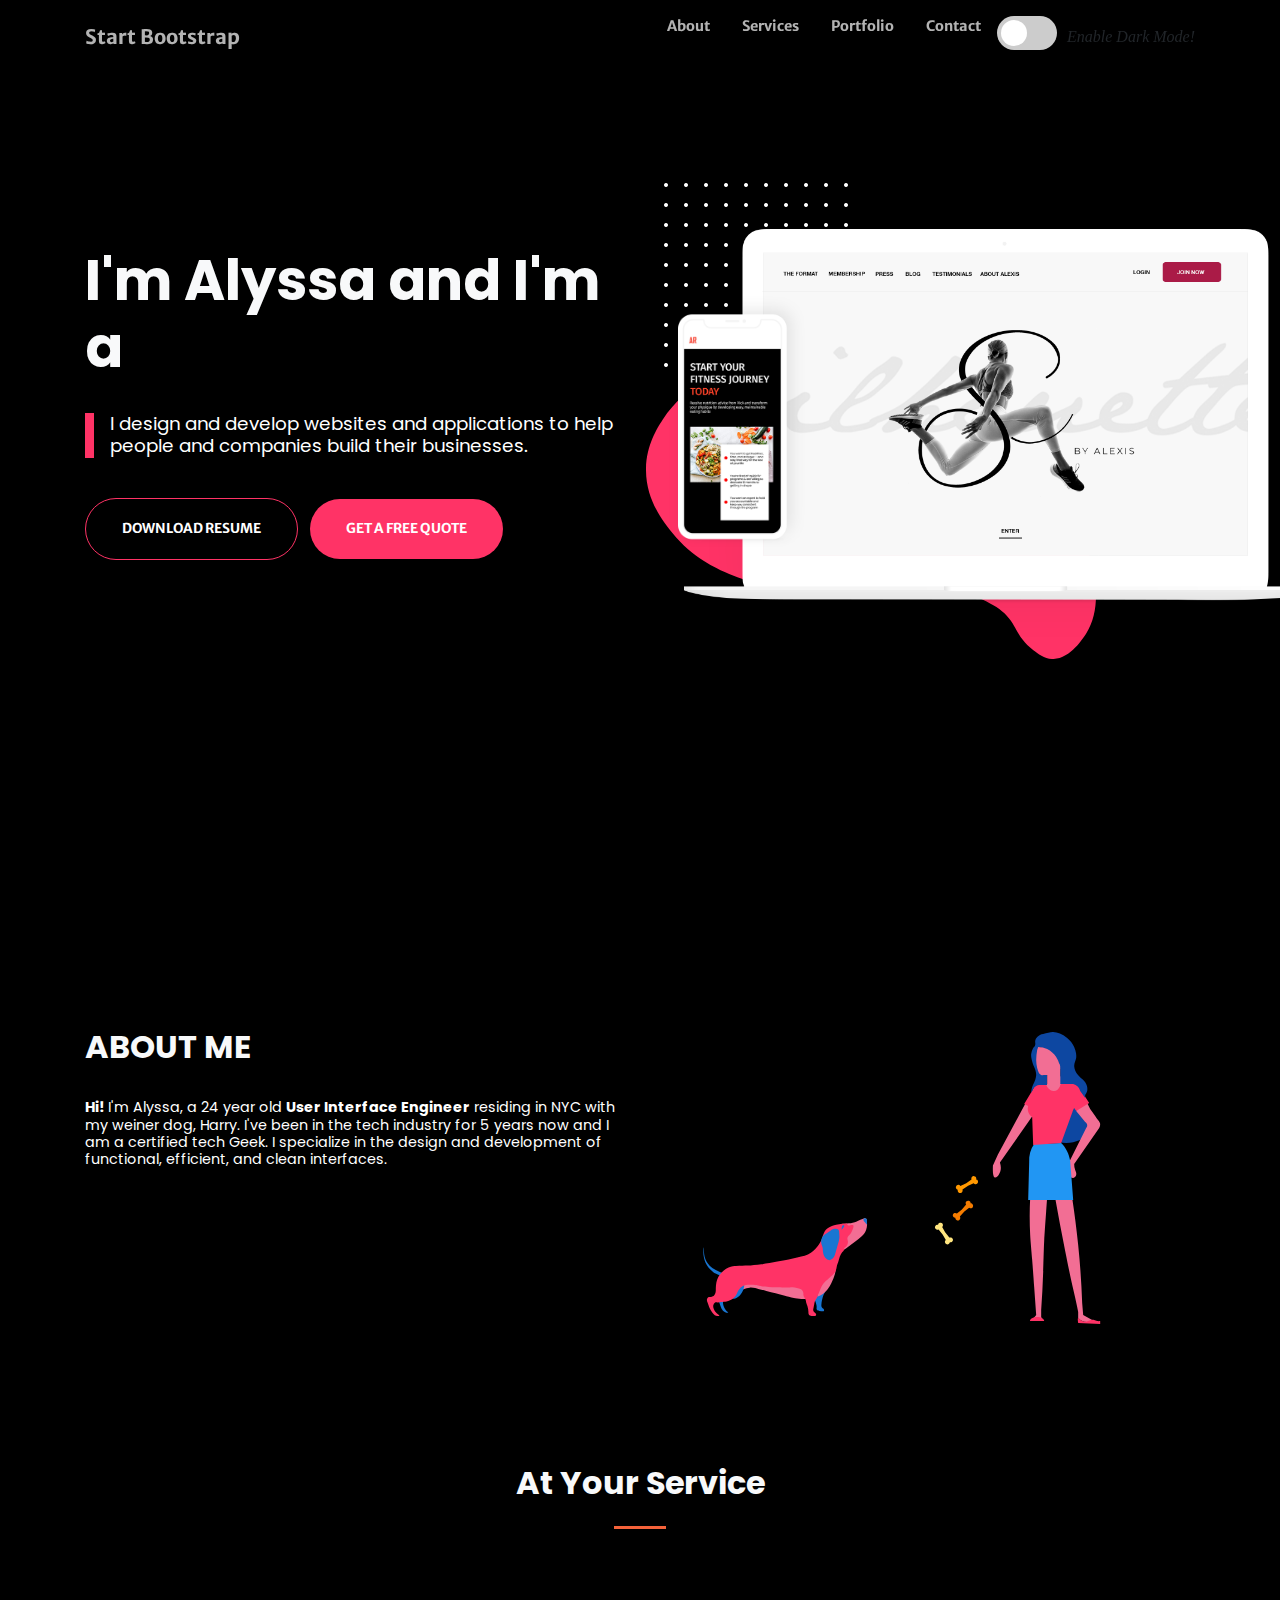
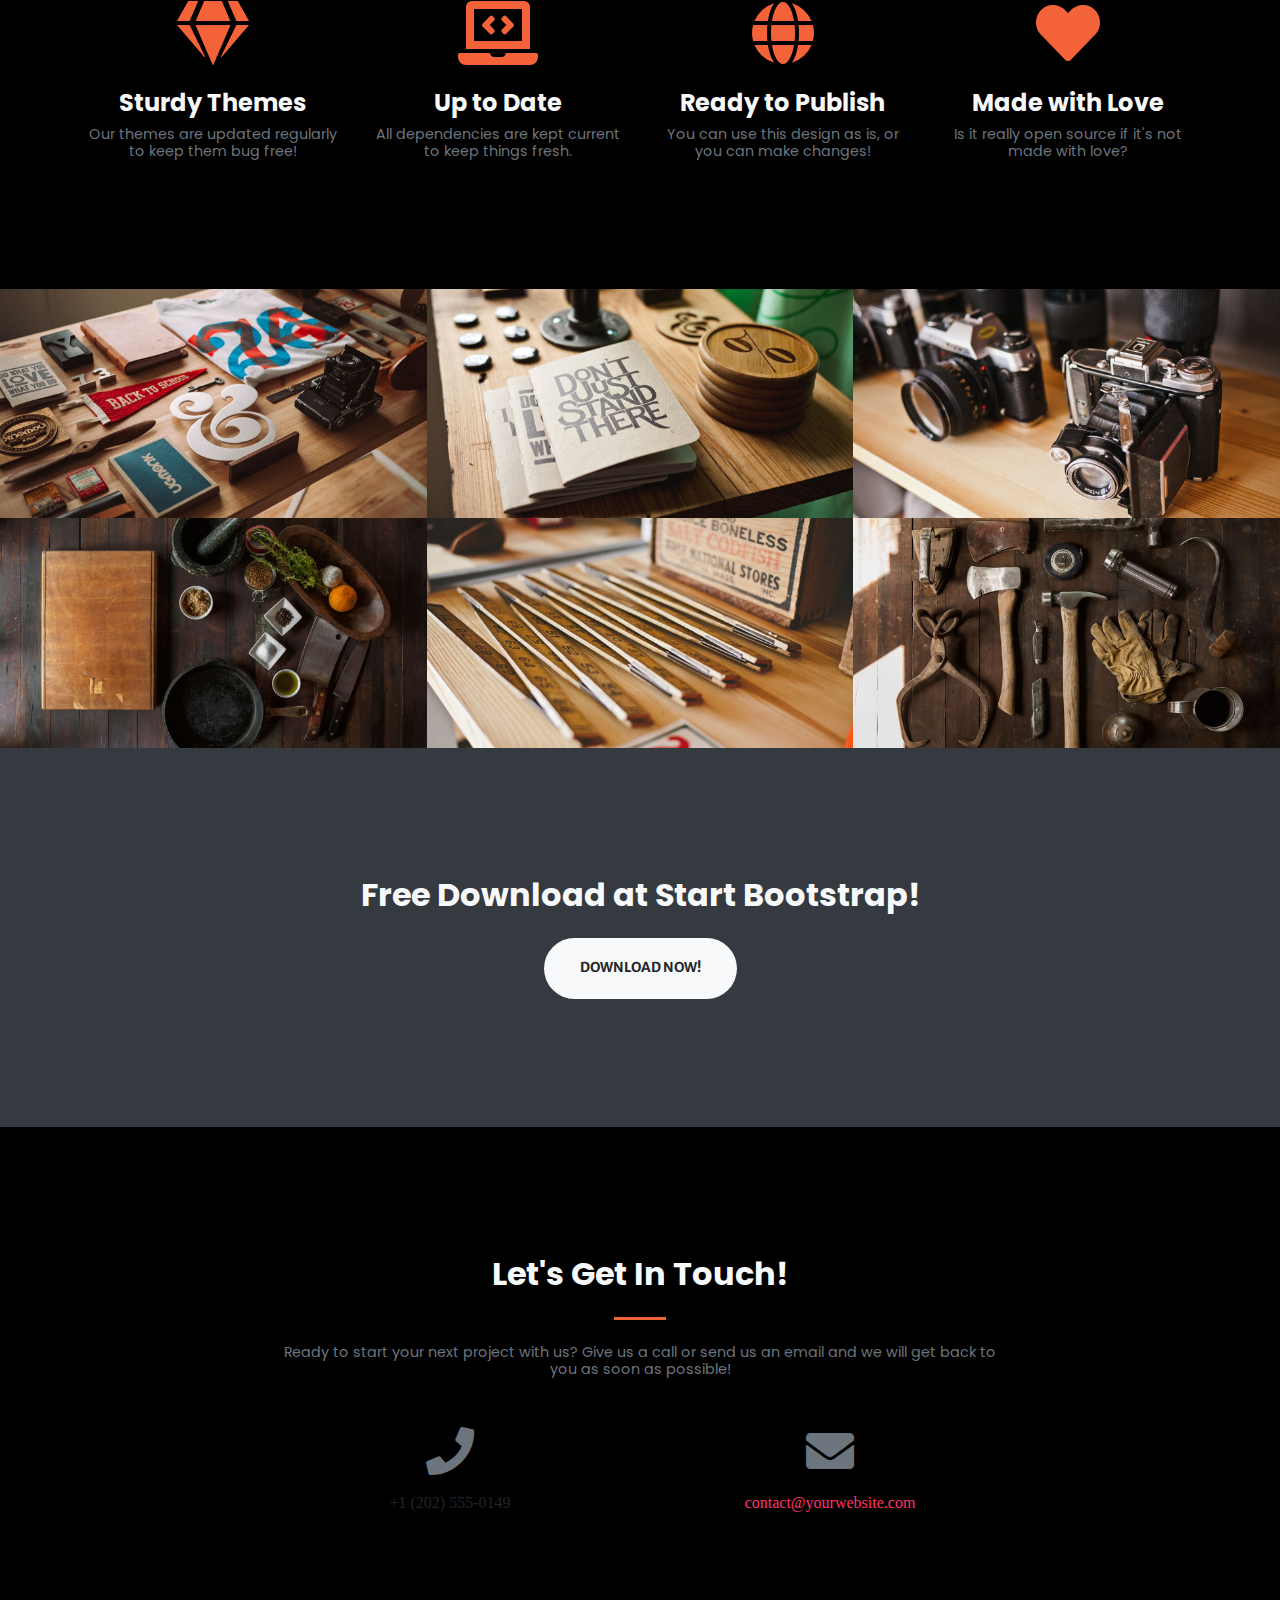
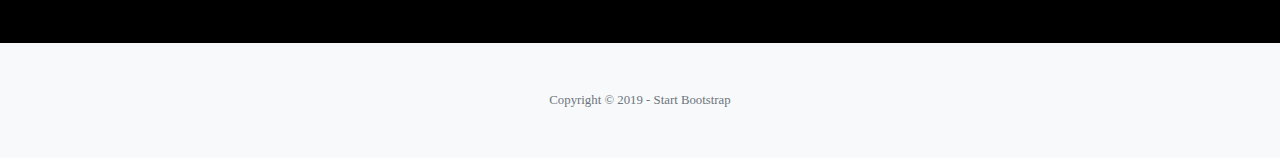
<file: index.html>
<!DOCTYPE html>
<html lang="en">

  <head>

    <meta charset="utf-8">
    <meta name="viewport" content="width=device-width, initial-scale=1,
      shrink-to-fit=no">
    <meta name="description" content="Online portfolio for Alyssa Durante">
    <meta name="author" content="Alyssa Durante">

    <title>Digital Portfolio - Alyssa Durante</title>

    <!-- Font Awesome Icons -->
    <link href="vendor/fontawesome-free/css/all.min.css" rel="stylesheet"
      type="text/css">

    <!-- Google Fonts -->
    <link
      href="https://fonts.googleapis.com/css?family=Merriweather+Sans:400,700"
      rel="stylesheet">
    <link
      href='https://fonts.googleapis.com/css?family=Merriweather:400,300,300italic,400italic,700,700italic'
      rel='stylesheet' type='text/css'>

    <!-- Plugin CSS -->
    <link href="vendor/magnific-popup/magnific-popup.css" rel="stylesheet">

    <!-- Theme CSS -->
    <link href="css/creative.css" rel="stylesheet">
    <link href="css/animate.css" rel="stylesheet">

  </head>

  <body id="page-top">

    <!-- Navigation -->
    <nav class="navbar navbar-expand-lg navbar-light fixed-top py-3"
      id="mainNav">
      <div class="container">
        <a class="navbar-brand js-scroll-trigger" href="#page-top">Start
          Bootstrap</a>
        <button class="navbar-toggler navbar-toggler-right" type="button"
          data-toggle="collapse" data-target="#navbarResponsive"
          aria-controls="navbarResponsive" aria-expanded="false"
          aria-label="Toggle navigation">
          <span class="navbar-toggler-icon"></span>
        </button>
        <div class="collapse navbar-collapse" id="navbarResponsive">
          <ul class="navbar-nav ml-auto my-2 my-lg-0">
            <li class="nav-item">
              <a class="nav-link js-scroll-trigger" href="#about">About</a>
            </li>
            <li class="nav-item">
              <a class="nav-link js-scroll-trigger" href="#services">Services</a>
            </li>
            <li class="nav-item">
              <a class="nav-link js-scroll-trigger" href="#portfolio">Portfolio</a>
            </li>
            <li class="nav-item">
              <a class="nav-link js-scroll-trigger" href="#contact">Contact</a>
            </li>
            <li class="nav-item">
              <div class="theme-switch-wrapper">
                <label class="theme-switch" for="checkbox">
                  <input type="checkbox" id="checkbox" />
                  <div class="slider round"></div>
                </label>
                <em>Enable Dark Mode!</em>
              </div>

            </li>
          </ul>
        </div>
      </div>
    </nav>

    <!-- Masthead -->
    <header class="masthead">
      <div class="container">
        <div class="row" style="margin-top: 10%">
          <div class="col-lg-6 col-md-6">
            <div style="margin-top: 2.5rem;">&nbsp;</div>
            <h1 class="animated animated-text align-bottom fadeIn">I'm Alyssa
              and I'm a
              <div class="animated-info">
                <span class="animated-item">UX Engineer</span>
                <span class="animated-item">Web Dev</span>
                <span class="animated-item">Freelancer</span>
              </div>
            </h1>
            <br/>
              <p class="align-bottom animated fadeInLeft" style="padding-left:
                3%; border-left-color: #ff3366; border-left-width: 9px;
                border-left-style: solid;">
                I design and develop websites and applications to help people
                and companies build their businesses.</p>
              <div class='btn btn-secondary btn-xl animated slideInUp'>Download
                Resume</div>&nbsp;&nbsp;
              <div class='btn btn-primary btn-xl animated slideInUp'>Get a Free
                Quote</div>
            </div>
            <div class="col-lg-6 col-md-6 align-self-baseline">
              <div style="z-index: 0; position: absolute; transform: matrix(1,
                0, 0, 1, -9, 169)">
                <img src="/img/shape.svg" class="shape animated slideInRight"
                  width="450px" />
              </div>
              <!--
              <div>
                <img src="/img/shape2.svg" class="shape" width="450px" />
              </div>
-->
              <div style="position: absolute; transform: matrix(1, 0, 0, 1, 9,
                0);">
                <img src="/img/dot_shape.png" class="dots" />
              </div>
              <figure class="macbook_mobile" style="z-index: 2; position:
                absolute;">
                <img src="img/MacBook_pro.png" class="macbook" />
                <!--
                <video autoplay muted loop width="585" height="355" type="video/mp4">
                <source src="http://alyssadurante.com/20200218_131413.mp4"/>
            </video>
        -->
              </figure>
              <div class="iphone_mobile" style="transform: matrix(1, 0, 0, 1, 4,
                109); z-index: 3; position: absolute;">
                <img src="img/iphone.png" class="iphone" />
              </div>

            </div>
          </div>
        </div>

      </header>

      <!-- About Section -->
      <section class="page-section" id="about">
        <div class="container">
          <div class="row">
            <div class="col-lg-6">
              <h2>ABOUT ME</h2>
              <hr/>
                <p><strong>Hi!</strong> I'm Alyssa, a 24 year old <strong>User
                    Interface Engineer</strong> residing in NYC with my
                  weiner dog, Harry. I've been in the tech industry for 5 years
                  now and I am a certified tech Geek. I specialize in the design
                  and development of functional, efficient, and clean
                  interfaces.</p>
              </div>
              <div class="col-lg-6">
                <!-- HARRY SVG -->
                <svg id="e2cb7w4qd4661" style="position: absolute;width:
                  250px;transform: matrix(1, 0, 0, 1, 0, 114);"
                  xmlns="http://www.w3.org/2000/svg"
                  xmlns:xlink="http://www.w3.org/1999/xlink" viewBox="0 0 999
                  1080" shape-rendering="geometricPrecision"
                  text-rendering="geometricPrecision"><path id="e2cb7w4qd4662"
                    d="M310,595C309.500000,580.100000,312.700000,567.700000,321,560C338.600000,543.600000,370.800000,555.900000,407,562C426.700000,565.300000,457.100000,566,488,564C523.900000,561.600000,552.100000,566.100000,588,564C597.800000,563.400000,619.400000,562,627,574C636,588.300000,623.200000,618.600000,603,626C596.400000,628.400000,590.900000,627.800000,585,627C574.300000,625.600000,560.500000,624.400000,555,623C542.600000,619.900000,525.100000,615.900000,519,614C493.300000,606.100000,470.700000,602.700000,445,595C433.800000,591.700000,424.200000,590.500000,413,587C405.700000,584.700000,392.600000,580.800000,378,582C369.700000,582.700000,361.700000,584.700000,354,588C345.300000,592,336.700000,596,328,600L310,595Z"
                    clip-rule="evenodd" fill="rgb(242,110,148)"
                    fill-rule="evenodd" stroke="none" stroke-width="1" /><path
                      id="e2cb7w4qd4663"
                      d="M302,499C289.500000,500.100000,277.100000,499.500000,265,497C247.300000,493.400000,232.600000,486.400000,225,481C213.700000,473.100000,203.600000,462,196,448C190.800000,438.400000,186.900000,427.300000,185,415C183,402.300000,184.100000,393,184,393C183.800000,393,182.400000,412.200000,186,434C187.100000,440.400000,188.600000,446.500000,191,453C195.100000,463.800000,199.900000,471.800000,205,478C212.400000,487,222.600000,495.100000,236,501C241.200000,503.300000,251.300000,506.100000,261,508C267.900000,509.300000,274.900000,510.300000,282,511L302,499Z"
                      clip-rule="evenodd" fill="none" fill-rule="evenodd"
                      stroke="none" stroke-width="1" /><path id="e2cb7w4qd4664"
                        d="M635,621C637,629.600000,640.700000,634.500000,643,643C644.700000,649.400000,646.200000,656.300000,646,659C645.700000,662.700000,644.700000,666.600000,647,670C649.400000,673.600000,653.800000,674.400000,657,675C667.300000,676.800000,673.300000,677.500000,675,675C676.400000,672.900000,675.400000,670,675,669C673.400000,665,669.100000,663.800000,667,661C664.500000,657.600000,664.500000,653.400000,665,648C666,637.900000,668.100000,627.700000,670,621C671.500000,615.700000,673,611.100000,675,607C677.300000,602.400000,679.900000,599.700000,682,595C687,584,687.900000,567.900000,681,563C671.600000,556.400000,645.900000,569.500000,637,590C632.900000,599.300000,632.600000,610.400000,635,621Z"
                        clip-rule="evenodd" fill="rgb(25,118,210)"
                        fill-rule="evenodd" stroke="none" stroke-width="1" /><path
                          id="e2cb7w4qd4665"
                          d="M315,496C291.187891,500.700000,266.751885,499.200000,244.291555,491C218.399787,481.600000,203.322251,469.100000,194.379712,456C174.622941,427.300000,182.213700,393.100000,180.861921,393C179.822091,392.900000,175.766754,411.100000,179.822091,433C182.421666,447.200000,186.996918,457.700000,192.300052,466C198.331066,475.400000,206.441741,484,216.216143,491C224.950716,497.300000,247.307062,507,274.446627,510C280.997557,510.700000,287.548486,511,294.203399,511L315,496Z"
                          transform="matrix(1 0 0 1 5.50971336500044
                          29.00000000000176)" clip-rule="evenodd"
                          fill="rgb(25,118,210)" fill-rule="evenodd"
                          stroke="none" stroke-width="1" /><path
                            id="e2cb7w4qd4666"
                            d="M256,639C258.100000,644.600000,261,653.500000,264,661C265.700000,665,268.900000,672.800000,277,678C284,682.500000,292.300000,683.500000,293,682C293.500000,680.800000,287.300000,676.700000,284,673C281.100000,669.700000,278.400000,665.500000,276,660C272,650.700000,271.200000,641.900000,272,639C273.100000,634.900000,275.400000,631.500000,274,630C272.100000,627.900000,265.100000,633.100000,259,631C255.100000,629.600000,252.800000,625.500000,252,626C251,626.600000,253.800000,633.200000,256,639Z"
                            clip-rule="evenodd" fill="rgb(25,118,210)"
                            fill-rule="evenodd" stroke="none" stroke-width="1"
                            /><path id="e2cb7w4qd4667"
                              d="M754,432C761.100000,427,768,422.100000,775,417C783.200000,411,790.700000,405,799,399C804.900000,394.800000,816.100000,385.600000,825,378C828.700000,374.800000,835.400000,368.500000,840,360C846.200000,348.700000,848.700000,334.500000,847,319C846.600000,315.300000,845.900000,311.600000,845,308C842.700000,306.700000,840.300000,305.300000,838,304L832,307C824.300000,309.800000,817.100000,312.800000,810,316C805.800000,317.900000,802.400000,319.500000,798,321C787,324.700000,778.400000,325.300000,766,326C760.500000,326.300000,754,326.700000,748,327L754,432Z"
                              clip-rule="evenodd" fill="rgb(242,110,148)"
                              fill-rule="evenodd" stroke="none" stroke-width="1"
                              /><path id="e2cb7w4qd4668"
                                d="M648,618C656.600000,615.400000,664.700000,611.300000,672,606C677.600000,601.900000,685.200000,594.300000,692,585C696.200000,579.300000,700.100000,572.600000,704,565C713.200000,547,719.700000,527.400000,721,518C722,510.700000,722.400000,503.300000,722,496L675,528L648,618Z"
                                clip-rule="evenodd" fill="rgb(242,110,148)"
                                fill-rule="evenodd" stroke="none"
                                stroke-width="1" /><path id="e2cb7w4qd4669"
                                  d="M308,625C313,627.800000,320.400000,626,330,620C351,606.900000,356.600000,582.100000,357,567C357.200000,560.200000,357,529.300000,341,524C327.800000,519.600000,310.400000,535,303,550C297.100000,561.900000,300.300000,574.700000,301,594C301.600000,610.100000,301,621.100000,308,625Z"
                                  clip-rule="evenodd" fill="rgb(25,118,210)"
                                  fill-rule="evenodd" stroke="none"
                                  stroke-width="1" /><path id="e2cb7w4qd46610"
                                    d="M847,310C845.800000,307.600000,843.700000,305.600000,841,305C839.600000,304.700000,836.900000,304.400000,835,306C833.100000,307.600000,832.900000,310.300000,833,312C833.200000,314.800000,834.800000,317.300000,837,319L847,331L847,310Z"
                                    clip-rule="evenodd" fill="rgb(25,118,210)"
                                    fill-rule="evenodd" stroke="none"
                                    stroke-width="1" /><path id="e2cb7w4qd46611"
                                      d="M568,462C556.400000,464.600000,545.700000,467.600000,534,470C521,472.700000,504.400000,475.400000,489,478C467.600000,481.600000,444.200000,486.500000,425,489C406,491.500000,383.300000,493.900000,372,494C358.700000,494.100000,339.800000,495.400000,323,496C318.600000,496.200000,305.200000,497.400000,294,502C287.300000,504.700000,280.900000,508.400000,275,513C265.500000,520.400000,257.400000,530,252,541C246.400000,552.500000,243.200000,566.900000,243,584C242.900000,593.700000,243.900000,605.700000,236,613C234.200000,614.600000,229.300000,618.600000,223,619C219,619.300000,216.200000,618.100000,213,620C210.300000,621.500000,208.800000,624.500000,208,627C206.200000,632.800000,208.800000,638.300000,210,641C213.500000,648.900000,214.300000,655.200000,218,663C220.400000,668.100000,223.900000,674,228,680C232.300000,686.200000,236.700000,691.500000,244,694C249.700000,695.900000,256.300000,696,257,694C257.900000,691.700000,247.500000,685.800000,242,679C236.100000,671.700000,230.900000,661.700000,233,652C234,647.300000,236,643.800000,239,642C242.500000,639.900000,246.200000,640.800000,250,641C254.800000,641.300000,258.600000,639.600000,264,639C270.900000,638.200000,278.100000,638.800000,286,637C292.400000,635.500000,298.500000,633.200000,304,630C311.900000,625.500000,317.400000,620.500000,321,616C327.300000,608,327.700000,601.300000,333,593C339,583.600000,346.200000,577.600000,351,575C356.600000,571.900000,368.100000,569.900000,382,570C388.800000,570,395.600000,570.300000,401,571C409.900000,572.100000,423.900000,575.600000,426,576C432.200000,577.200000,444.500000,578.300000,455,579C463,579.500000,470.800000,579.800000,479,580C489.800000,580.200000,538,581.200000,540,581C546.900000,580.300000,563.900000,582.700000,575,585C578.300000,585.700000,583,586.900000,587,591C590.700000,594.800000,592.500000,599.800000,593,604C593.300000,606.600000,592.800000,608.400000,593,611C593.600000,618.200000,599.900000,625.700000,601,628C603.600000,633.800000,603.100000,638,605,644C606.200000,648,607.800000,651,609,655C611.500000,663.500000,612.900000,671,613,678C613,681.900000,612.800000,688.100000,617,692C619.600000,694.400000,623.900000,694.200000,630,695C635.600000,695.700000,639.400000,696.500000,642,694C643.100000,692.900000,644.100000,691.100000,644,689C643.800000,686.100000,641.500000,684.200000,638,681C635.500000,678.800000,633.800000,676.900000,633,675C631.300000,670.900000,632.500000,666.800000,633,665C633.500000,663.300000,636.300000,648,637,644C637.500000,641.300000,638.300000,637.700000,640,634C641.500000,630.900000,644.200000,627.300000,645,626C647.400000,622.100000,649,617.800000,650,613C652.800000,606.900000,655.500000,601,658,595C663.300000,582.400000,666.400000,573.500000,674,564C678.400000,558.500000,685.700000,552.400000,693,546C697.600000,541.900000,701.300000,538,706,534C711.200000,529.600000,717.600000,524.500000,722,515C724.600000,509.500000,725.300000,504.300000,726,500C727.600000,490,731.500000,483.800000,734,474C735.900000,466.700000,737.400000,460.500000,741,453C743.400000,448,746.400000,442.700000,748,441C750.700000,438.200000,753.800000,436.300000,755,432C755.700000,429.700000,755.100000,428.300000,756,426C757.600000,421.900000,760.900000,420.900000,764,418C770.700000,411.700000,771.100000,401.300000,771,398C770.900000,392.600000,768.100000,389.600000,769,384C770.200000,376.500000,776.300000,373.800000,782,366C784.100000,363.200000,787.400000,355.800000,790,349C793.300000,340.400000,794.300000,335.200000,792,333C790.700000,331.800000,786.300000,331.600000,780,333C777,333.700000,773.800000,334.600000,771,333C768.900000,331.700000,767.600000,329.200000,767,326L748,327C739.800000,328,731.800000,329.300000,724,331C718.600000,332.200000,713,333.700000,707,336C694.600000,340.700000,686.400000,346.600000,682,352C679.900000,354.600000,677.200000,359.100000,675,364C672.300000,370,670,377.600000,669,381C666.600000,389.500000,662,399.300000,655,410C646.600000,423,635.600000,434.500000,623,443C607.100000,453.800000,591.400000,456.700000,568,462Z"
                                      clip-rule="evenodd" fill="rgb(255,51,102)"
                                      fill-rule="evenodd" stroke="none"
                                      stroke-width="1" /><path
                                        id="e2cb7w4qd46612"
                                        d="M717,347C709.900000,348,705.500000,351.600000,701,355C694.900000,359.500000,689.200000,362.600000,683,367C676.400000,371.600000,672.100000,374.800000,669,380C664.800000,386.900000,663.500000,394.900000,664,402C664.700000,411.100000,668.600000,415,670,424C670.800000,429,670.400000,433,671,438C671.800000,444.600000,673.600000,451,675,454C678.400000,461.200000,685.200000,471.400000,695,472C700.500000,472.400000,705.800000,469.600000,710,466C713.600000,462.900000,716.400000,458.300000,719,451C720.300000,447.500000,721.500000,443.100000,722,441C722.500000,438.500000,725.300000,429,727,423C728.300000,418.400000,731.900000,405.500000,733,402C734.300000,397.900000,736.500000,389.200000,737,381C737.400000,374.400000,736.100000,369.600000,736,363C735.900000,358.300000,735.900000,354.300000,733,351C728.600000,346.100000,720.600000,346.500000,717,347Z"
                                        clip-rule="evenodd"
                                        fill="rgb(25,118,210)"
                                        fill-rule="evenodd" stroke="none"
                                        stroke-width="1" /><path
                                          id="e2cb7w4qd46613"
                                          d="M747,339C748.100000,335.400000,749.500000,333.700000,751,333C751.800000,332.600000,753.700000,332,755,333C756.800000,334.300000,756.400000,337.800000,755,340C754.500000,340.800000,753.800000,341.500000,753,342C750.700000,345,748.300000,348,746,351C745.600000,346.900000,745.900000,342.800000,747,339Z"
                                          clip-rule="evenodd"
                                          fill="rgb(25,118,210)"
                                          fill-rule="evenodd" stroke="none"
                                          stroke-width="1" /><path
                                            id="e2cb7w4qd46614"
                                            d="M776,378C780.400000,377.600000,784.700000,377.600000,789,378C794,378.500000,798,379.600000,803,380C807.200000,380.400000,811.600000,380.400000,814,380C821.200000,378.900000,828.400000,375.600000,834,370C836.500000,367.600000,838.800000,364.400000,841,360C845.500000,351,847.400000,340.600000,847,330"
                                            clip-rule="evenodd" fill="none"
                                            fill-rule="evenodd" stroke="none"
                                            stroke-width="1" /><path
                                              id="e2cb7w4qd46615" d=""
                                              clip-rule="evenodd" fill="none"
                                              fill-rule="evenodd" stroke="none"
                                              stroke-width="1" /><g
                                                id="e2cb7w4qd46616"><g
                                                  id="e2cb7w4qd46617" /></g><script><![CDATA[!function(t,n){"object"==typeof exports&&"undefined"!=typeof module?module.exports=n():"function"==typeof define&&define.amd?define(n):(t=t||self).__SVGATOR_PLAYER__=n()}(this,(function(){"use strict";function t(n){return(t="function"==typeof Symbol&&"symbol"==typeof Symbol.iterator?function(t){return typeof t}:function(t){return t&&"function"==typeof Symbol&&t.constructor===Symbol&&t!==Symbol.prototype?"symbol":typeof t})(n)}function n(t,n){if(!(t instanceof n))throw new TypeError("Cannot call a class as a function")}function r(t,n){for(var r=0;r<n.length;r++){var e=n[r];e.enumerable=e.enumerable||!1,e.configurable=!0,"value"in e&&(e.writable=!0),Object.defineProperty(t,e.key,e)}}function e(t,n,e){return n&&r(t.prototype,n),e&&r(t,e),t}var i=1e-5,u=Math.abs;function o(t){return t}function a(t,n,r){var e=1-r;return 3*r*e*(t*e+n*r)+r*r*r}function l(){var t=arguments.length>0&&void 0!==arguments[0]?arguments[0]:0,n=arguments.length>1&&void 0!==arguments[1]?arguments[1]:0,r=arguments.length>2&&void 0!==arguments[2]?arguments[2]:1,e=arguments.length>3&&void 0!==arguments[3]?arguments[3]:1;return t<0||t>1||r<0||r>1?null:u(t-n)<=i&&u(r-e)<=i?o:function(o){if(o<=0)return t>0?o*n/t:0===n&&r>0?o*e/r:0;if(o>=1)return r<1?1+(o-1)*(e-1)/(r-1):1===r&&t<1?1+(o-1)*(n-1)/(t-1):1;for(var l,f=0,s=1;f<s;){var c=a(t,r,l=(f+s)/2);if(u(o-c)<i)break;c<o?f=l:s=l}return a(n,e,l)}}function f(){return 1}function s(t){return 1===t?1:0}function c(){var t=arguments.length>0&&void 0!==arguments[0]?arguments[0]:1,n=arguments.length>1&&void 0!==arguments[1]?arguments[1]:0;if(1===t){if(0===n)return s;if(1===n)return f}var r=1/t;return function(t){return t>=1?1:(t+=n*r)-t%r}}function v(t){var n=arguments.length>1&&void 0!==arguments[1]?arguments[1]:2;if(Number.isInteger(t))return t;var r=Math.pow(10,n);return Math.round(t*r)/r}var h=Math.PI/180;function y(t,n,r){return t>=.5?r:n}function d(t,n,r){return 0===t||n===r?n:t*(r-n)+n}function g(t,n,r){var e=d(t,n,r);return e<=0?0:e}function m(t,n,r){return 0===t?n:1===t?r:{x:d(t,n.x,r.x),y:d(t,n.y,r.y)}}function p(t,n,r){return 0===t?n:1===t?r:{x:g(t,n.x,r.x),y:g(t,n.y,r.y)}}function b(t,n,r){var e=function(t,n,r){return Math.round(d(t,n,r))}(t,n,r);return e<=0?0:e>=255?255:e}function w(t,n,r){return 0===t?n:1===t?r:{r:b(t,n.r,r.r),g:b(t,n.g,r.g),b:b(t,n.b,r.b),a:d(t,null==n.a?1:n.a,null==r.a?1:r.a)}}function A(t,n,r){if(0===t)return n;if(1===t)return r;var e=n.length;if(e!==r.length)return y(t,n,r);for(var i=[],u=0;u<e;u++)i.push(w(t,n[u],r[u]));return i}function x(t,n,r){var e=n.length;if(e!==r.length)return y(t,n,r);for(var i=new Array(e),u=0;u<e;u++)i[u]=d(t,n[u],r[u]);return i}function k(t,n){for(var r=[],e=0;e<t;e++)r.push(n);return r}function S(t,n){if(--n<=0)return t;var r=(t=Object.assign([],t)).length;do{for(var e=0;e<r;e++)t.push(t[e])}while(--n>0);return t}var _=6,M=/\.0+$/g;function I(t){return Number.isInteger(t)?t+"":t.toFixed(_).replace(M,"")}function E(t){var n=arguments.length>1&&void 0!==arguments[1]?arguments[1]:" ";return t&&t.length?t.map(I).join(n):""}function F(t){return I(t.x)+","+I(t.y)}function B(t){return t?null==t.a||t.a>=1?"rgb("+t.r+","+t.g+","+t.b+")":"rgba("+t.r+","+t.g+","+t.b+","+t.a+")":"transparent"}var j={f:null,i:p,u:function(t,n){return function(r){var e=n(r);t.setAttribute("rx",I(e.x)),t.setAttribute("ry",I(e.y))}}},q={f:null,i:function(t,n,r){return 0===t?n:1===t?r:{width:g(t,n.width,r.width),height:g(t,n.height,r.height)}},u:function(t,n){return function(r){var e=n(r);t.setAttribute("width",I(e.width)),t.setAttribute("height",I(e.height))}}},P=Math.sin,O=Math.cos,z=Math.acos,L=Math.asin,C=Math.tan,R=Math.atan2,T=Math.PI/180,V=180/Math.PI,D=Math.sqrt,N=function(){function t(){var r=arguments.length>0&&void 0!==arguments[0]?arguments[0]:1,e=arguments.length>1&&void 0!==arguments[1]?arguments[1]:0,i=arguments.length>2&&void 0!==arguments[2]?arguments[2]:0,u=arguments.length>3&&void 0!==arguments[3]?arguments[3]:1,o=arguments.length>4&&void 0!==arguments[4]?arguments[4]:0,a=arguments.length>5&&void 0!==arguments[5]?arguments[5]:0;n(this,t),this.m=[r,e,i,u,o,a],this.i=null,this.w=null,this.s=null}return e(t,[{key:"point",value:function(t,n){var r=this.m;return{x:r[0]*t+r[2]*n+r[4],y:r[1]*t+r[3]*n+r[5]}}},{key:"translateSelf",value:function(){var t=arguments.length>0&&void 0!==arguments[0]?arguments[0]:0,n=arguments.length>1&&void 0!==arguments[1]?arguments[1]:0;if(!t&&!n)return this;var r=this.m;return r[4]+=r[0]*t+r[2]*n,r[5]+=r[1]*t+r[3]*n,this.w=this.s=this.i=null,this}},{key:"rotateSelf",value:function(){var t=arguments.length>0&&void 0!==arguments[0]?arguments[0]:0;if(t%=360){var n=P(t*=T),r=O(t),e=this.m,i=e[0],u=e[1];e[0]=i*r+e[2]*n,e[1]=u*r+e[3]*n,e[2]=e[2]*r-i*n,e[3]=e[3]*r-u*n,this.w=this.s=this.i=null}return this}},{key:"scaleSelf",value:function(){var t=arguments.length>0&&void 0!==arguments[0]?arguments[0]:1,n=arguments.length>1&&void 0!==arguments[1]?arguments[1]:1;if(1!==t||1!==n){var r=this.m;r[0]*=t,r[1]*=t,r[2]*=n,r[3]*=n,this.w=this.s=this.i=null}return this}},{key:"skewSelf",value:function(t,n){if(n%=360,(t%=360)||n){var r=this.m,e=r[0],i=r[1],u=r[2],o=r[3];t&&(t=C(t*T),r[2]+=e*t,r[3]+=i*t),n&&(n=C(n*T),r[0]+=u*n,r[1]+=o*n),this.w=this.s=this.i=null}return this}},{key:"resetSelf",value:function(){var t=arguments.length>0&&void 0!==arguments[0]?arguments[0]:1,n=arguments.length>1&&void 0!==arguments[1]?arguments[1]:0,r=arguments.length>2&&void 0!==arguments[2]?arguments[2]:0,e=arguments.length>3&&void 0!==arguments[3]?arguments[3]:1,i=arguments.length>4&&void 0!==arguments[4]?arguments[4]:0,u=arguments.length>5&&void 0!==arguments[5]?arguments[5]:0,o=this.m;return o[0]=t,o[1]=n,o[2]=r,o[3]=e,o[4]=i,o[5]=u,this.w=this.s=this.i=null,this}},{key:"recomposeSelf",value:function(){var t=arguments.length>0&&void 0!==arguments[0]?arguments[0]:null,n=arguments.length>1&&void 0!==arguments[1]?arguments[1]:null,r=arguments.length>2&&void 0!==arguments[2]?arguments[2]:null,e=arguments.length>3&&void 0!==arguments[3]?arguments[3]:null,i=arguments.length>4&&void 0!==arguments[4]?arguments[4]:null;return this.isIdentity||this.resetSelf(),t&&(t.x||t.y)&&this.translateSelf(t.x,t.y),n&&this.rotateSelf(n),r&&(r.x&&this.skewSelf(r.x,0),r.y&&this.skewSelf(0,r.y)),!e||1===e.x&&1===e.y||this.scaleSelf(e.x,e.y),i&&(i.x||i.y)&&this.translateSelf(i.x,i.y),this}},{key:"decompose",value:function(){var t=arguments.length>0&&void 0!==arguments[0]?arguments[0]:0,n=arguments.length>1&&void 0!==arguments[1]?arguments[1]:0,r=this.m,e=r[0]*r[0]+r[1]*r[1],i=[[r[0],r[1]],[r[2],r[3]]],u=D(e);if(0===u)return{origin:{x:r[4],y:r[5]},translate:{x:t,y:n},scale:{x:0,y:0},skew:{x:0,y:0},rotate:0};i[0][0]/=u,i[0][1]/=u;var o=r[0]*r[3]-r[1]*r[2]<0;o&&(u=-u);var a=i[0][0]*i[1][0]+i[0][1]*i[1][1];i[1][0]-=i[0][0]*a,i[1][1]-=i[0][1]*a;var l=D(i[1][0]*i[1][0]+i[1][1]*i[1][1]);if(0===l)return{origin:{x:r[4],y:r[5]},translate:{x:t,y:n},scale:{x:u,y:0},skew:{x:0,y:0},rotate:0};i[1][0]/=l,i[1][1]/=l,a/=l;var f=0;return i[1][1]<0?(f=z(i[1][1])*V,i[0][1]<0&&(f=360-f)):f=L(i[0][1])*V,o&&(f=-f),a=R(a,D(i[0][0]*i[0][0]+i[0][1]*i[0][1]))*V,{origin:{x:r[4],y:r[5]},translate:{x:t,y:n},scale:{x:u,y:l},skew:{x:a,y:0},rotate:f}}},{key:"toString",value:function(){return null===this.s&&(this.s="matrix("+this.m.map($).join(" ")+")"),this.s}},{key:"determinant",get:function(){var t=this.m;return t[0]*t[3]-t[1]*t[2]}},{key:"isIdentity",get:function(){if(null===this.i){var t=this.m;this.i=1===t[0]&&0===t[1]&&0===t[2]&&1===t[3]&&0===t[4]&&0===t[5]}return this.i}}]),t}(),G=/\.0+$/;function $(t){return Number.isInteger(t)?t:t.toFixed(14).replace(G,"")}Object.freeze({M:2,L:2,Z:0,H:1,V:1,C:6,Q:4,T:2,S:4,A:7});function H(t,n,r){return t+(n-t)*r}function Q(t,n,r){var e=arguments.length>3&&void 0!==arguments[3]&&arguments[3],i={x:H(t.x,n.x,r),y:H(t.y,n.y,r)};return e&&(i.a=function(t,n){return Math.atan2(n.y-t.y,n.x-t.x)}(t,n)),i}function U(t,n,r,e){var i=1-e;return i*i*t+2*i*e*n+e*e*r}function Y(t,n,r,e){return 2*(1-e)*(n-t)+2*e*(r-n)}function Z(t,n,r,e){var i=arguments.length>4&&void 0!==arguments[4]&&arguments[4],u={x:U(t.x,n.x,r.x,e),y:U(t.y,n.y,r.y,e)};return i&&(u.a=function(t,n,r,e){return Math.atan2(Y(t.y,n.y,r.y,e),Y(t.x,n.x,r.x,e))}(t,n,r,e)),u}function J(t,n,r,e,i){var u=i*i;return i*u*(e-t+3*(n-r))+3*u*(t+r-2*n)+3*i*(n-t)+t}function K(t,n,r,e,i){var u=1-i;return 3*(u*u*(n-t)+2*u*i*(r-n)+i*i*(e-r))}function W(t,n,r,e,i){var u=arguments.length>5&&void 0!==arguments[5]&&arguments[5],o={x:J(t.x,n.x,r.x,e.x,i),y:J(t.y,n.y,r.y,e.y,i)};return u&&(o.a=function(t,n,r,e,i){return Math.atan2(K(t.y,n.y,r.y,e.y,i),K(t.x,n.x,r.x,e.x,i))}(t,n,r,e,i)),o}function X(t,n,r){var e,i=arguments.length>3&&void 0!==arguments[3]&&arguments[3];if(nt(n)){if(null!=(e=r).start&&!nt(e))return Z(n,r.start,r,t,i)}else if(nt(r)){if(n.end)return Z(n,n.end,r,t,i)}else{if(n.end)return r.start?W(n,n.end,r.start,r,t,i):Z(n,n.end,r,t,i);if(r.start)return Z(n,r.start,r,t,i)}return Q(n,r,t,i)}function tt(t,n,r){var e=X(t,n,r,!0);return e.a=function(t){return arguments.length>1&&void 0!==arguments[1]&&arguments[1]?t+Math.PI:t}(e.a)/h,e}function nt(t){return!t.type||"corner"===t.type}var rt=new N;var et={f:function(t){return t?t.join(" "):""},i:function(n,r,e){if(0===n)return r;if(1===n)return e;var i=r.length;if(i!==e.length)return y(n,r,e);for(var u,o=new Array(i),a=0;a<i;a++){if((u=t(r[a]))!==t(e[a]))return y(n,r,e);if("number"===u)o[a]=d(n,r[a],e[a]);else{if(r[a]!==e[a])return y(n,r,e);o[a]=r[a]}}return o}},it={f:null,i:x,u:function(t,n){return function(r){var e=n(r);t.setAttribute("x1",I(e[0])),t.setAttribute("y1",I(e[1])),t.setAttribute("x2",I(e[2])),t.setAttribute("y2",I(e[3]))}}},ut={f:I,i:d},ot={f:I,i:function(t,n,r){var e=d(t,n,r);return e<=0?0:e>=1?1:e}},at={f:E,i:function(t,n,r){var e,i,u,o=n.length,a=r.length;if(o!==a)if(0===o)n=k(o=a,0);else if(0===a)a=o,r=k(o,0);else{var l=(u=(e=o)*(i=a)/function(t,n){for(var r;n;)r=n,n=t%n,t=r;return t||1}(e,i))<0?-u:u;n=S(n,Math.floor(l/o)),r=S(r,Math.floor(l/a)),o=a=l}for(var f=[],s=0;s<o;s++)f.push(v(g(t,n[s],r[s]),6));return f}};function lt(t,n,r,e,i,u,o,a){return n=function(t,n,r){for(var e,i,u,o=t.length-1,a={},l=0;l<=o;l++)(e=t[l]).e&&(e.e=n(e.e)),e.v&&"g"===(i=e.v).t&&i.r&&(u=r.getElementById(i.r))&&(a[i.r]=u.querySelectorAll("stop"));return a}(t,e,a),function(e){var i,u=r(e,t,ft);return u?"c"===u.t?B(u.v):"g"===u.t?(n[u.r]&&function(t,n){for(var r=0,e=t.length;r<e;r++)t[r].setAttribute("stop-color",B(n[r]))}(n[u.r],u.v),(i=u.r)?"url(#"+i+")":"none"):"none":"none"}}function ft(t,n,r){if(0===t)return n;if(1===t)return r;if(n&&r){var e=n.t;if(e===r.t)switch(n.t){case"c":return{t:e,v:w(t,n.v,r.v)};case"g":if(n.r===r.r)return{t:e,v:A(t,n.v,r.v),r:n.r}}}return y(t,n,r)}var st={blur:p,brightness:g,contrast:g,"drop-shadow":function(t,n,r){return 0===t?n:1===t?r:{blur:p(t,n.blur,r.blur),offset:m(t,n.offset,r.offset),color:w(t,n.color,r.color)}},grayscale:g,"hue-rotate":d,invert:g,opacity:g,saturate:g,sepia:g};function ct(t,n,r){if(0===t)return n;if(1===t)return r;var e=n.length;if(e!==r.length)return y(t,n,r);for(var i,u=[],o=0;o<e;o++){if(n[o].type!==r[o].type)return n;if(!(i=st[n[o].type]))return y(t,n,r);u.push({type:n.type,value:i(t,n[o].value,r[o].value)})}return u}var vt={blur:function(t){return t?function(n){t.setAttribute("stdDeviation",F(n))}:null},brightness:function(t,n,r){return(t=yt(r,n))?function(n){n=I(n),t.map((function(t){return t.setAttribute("slope",n)}))}:null},contrast:function(t,n,r){return(t=yt(r,n))?function(n){var r=I((1-n)/2);n=I(n),t.map((function(t){t.setAttribute("slope",n),t.setAttribute("intercept",r)}))}:null},"drop-shadow":function(t,n,r){var e=r.getElementById(n+"-blur");if(!e)return null;var i=r.getElementById(n+"-offset");if(!i)return null;var u=r.getElementById(n+"-flood");return u?function(t){e.setAttribute("stdDeviation",F(t.blur)),i.setAttribute("dx",I(t.offset.x)),i.setAttribute("dy",I(t.offset.y)),u.setAttribute("flood-color",B(t.color))}:null},grayscale:function(t){return t?function(n){t.setAttribute("values",E(function(t){return[.2126+.7874*(t=1-t),.7152-.7152*t,.0722-.0722*t,0,0,.2126-.2126*t,.7152+.2848*t,.0722-.0722*t,0,0,.2126-.2126*t,.7152-.7152*t,.0722+.9278*t,0,0,0,0,0,1,0]}(n)))}:null},"hue-rotate":function(t){return t?function(n){return t.setAttribute("values",I(n))}:null},invert:function(t,n,r){return(t=yt(r,n))?function(n){n=I(n)+" "+I(1-n),t.map((function(t){return t.setAttribute("tableValues",n)}))}:null},opacity:function(t,n,r){return(t=r.getElementById(n+"-A"))?function(n){return t.setAttribute("tableValues","0 "+I(n))}:null},saturate:function(t){return t?function(n){return t.setAttribute("values",I(n))}:null},sepia:function(t){return t?function(n){return t.setAttribute("values",E(function(t){return[.393+.607*(t=1-t),.769-.769*t,.189-.189*t,0,0,.349-.349*t,.686+.314*t,.168-.168*t,0,0,.272-.272*t,.534-.534*t,.131+.869*t,0,0,0,0,0,1,0]}(n)))}:null}};var ht=["R","G","B"];function yt(t,n){var r=ht.map((function(r){return t.getElementById(n+"-"+r)||null}));return-1!==r.indexOf(null)?null:r}var dt={fill:lt,"fill-opacity":ot,stroke:lt,"stroke-opacity":ot,"stroke-width":ut,"stroke-dashoffset":{f:I,i:d},"stroke-dasharray":at,opacity:ot,transform:function(n,r,e,i){if(!(n=function(n,r){if(!n||"object"!==t(n))return null;var e=!1;for(var i in n)n.hasOwnProperty(i)&&(n[i]&&n[i].length?(n[i].forEach((function(t){t.e&&(t.e=r(t.e))})),e=!0):delete n[i]);return e?n:null}(n,i)))return null;var u=function(t,i,u){var o=arguments.length>3&&void 0!==arguments[3]?arguments[3]:null;return n[t]?e(i,n[t],u):r&&r[t]?r[t]:o};return r&&r.a&&n.o?function(t){var r=e(t,n.o,tt);return rt.recomposeSelf(r,u("r",t,d,0)+r.a,u("k",t,m),u("s",t,m),u("t",t,m)).toString()}:function(t){return rt.recomposeSelf(u("o",t,X,null),u("r",t,d,0),u("k",t,m),u("s",t,m),u("t",t,m)).toString()}},"#filter":function(t,n,r,e,i,u,o,a){if(!n.items||!t||!t.length)return null;var l=function(t,n){var r=(t=t.map((function(t){return t&&vt[t[0]]?(n.getElementById(t[1]),vt[t[0]](n.getElementById(t[1]),t[1],n)):null}))).length;return function(n){for(var e=0;e<r;e++)t[e]&&t[e](n[e].value)}}(n.items,a);return l?(t=function(t,n){return t.map((function(t){return t.e=n(t.e),t}))}(t,e),function(n){l(r(n,t,ct))}):null},"#line":it,points:{f:E,i:x},d:et,r:ut,"#size":q,"#radius":j,_:function(t,n){if(Array.isArray(t))for(var r=0;r<t.length;r++)this[t[r]]=n;else this[t]=n}},gt=function(){function t(r){n(this,t),this.list=r,this.length=r.length}return e(t,[{key:"setAttribute",value:function(t,n){for(var r=this.list,e=0;e<this.length;e++)r[e].setAttribute(t,n)}},{key:"removeAttribute",value:function(t){for(var n=this.list,r=0;r<this.length;r++)n[r].removeAttribute(t)}},{key:"style",value:function(t,n){for(var r=this.list,e=0;e<this.length;e++)r[e].style[t]=n}}]),t}(),mt=/-./g,pt=function(t,n){return n.toUpperCase()};function bt(t){return"function"==typeof t?t:y}function wt(t){return t?"function"==typeof t?t:Array.isArray(t)?function(t){var n=arguments.length>1&&void 0!==arguments[1]?arguments[1]:o;if(!Array.isArray(t))return n;switch(t.length){case 1:return c(t[0])||n;case 2:return c(t[0],t[1])||n;case 4:return l(t[0],t[1],t[2],t[3])||n}return n}(t,null):function(t,n){var r=arguments.length>2&&void 0!==arguments[2]?arguments[2]:o;switch(t){case"linear":return o;case"steps":return c(n.steps||1,n.jump||0)||r;case"bezier":case"cubic-bezier":return l(n.x1||0,n.y1||0,n.x2||0,n.y2||0)||r}return r}(t.type,t.value,null):null}function At(t,n,r){var e=arguments.length>3&&void 0!==arguments[3]&&arguments[3],i=n.length-1;if(t<=n[0].t)return e?[0,0,n[0].v]:n[0].v;if(t>=n[i].t)return e?[i,1,n[i].v]:n[i].v;var u,o=n[0],a=null;for(u=1;u<=i;u++){if(!(t>n[u].t)){a=n[u];break}o=n[u]}return null==a?e?[i,1,n[i].v]:n[i].v:o.t===a.t?e?[u,1,a.v]:a.v:(t=(t-o.t)/(a.t-o.t),o.e&&(t=o.e(t)),e?[u,t,r(t,o.v,a.v)]:r(t,o.v,a.v))}function xt(t,n){var r=arguments.length>2&&void 0!==arguments[2]?arguments[2]:null;return t&&t.length?"function"!=typeof n?null:("function"!=typeof r&&(r=null),function(e){var i=At(e,t,n);return null!=i&&r&&(i=r(i)),i}):null}function kt(t,n){return t.t-n.t}function St(n,r,e,i,u){var o,a="@"===e[0],l="#"===e[0],f=dt[e],s=y;switch(a?(o=e.substr(1),e=o.replace(mt,pt)):l&&(e=e.substr(1)),t(f)){case"function":if(s=f(i,u,At,wt,e,a,r,n),l)return s;break;case"string":s=xt(i,bt(f));break;case"object":if((s=xt(i,bt(f.i),f.f))&&"function"==typeof f.u)return f.u(r,s,e,a,n)}return s?function(t,n,r){if(arguments.length>3&&void 0!==arguments[3]&&arguments[3])return t instanceof gt?function(e){return t.style(n,r(e))}:function(e){return t.style[n]=r(e)};if(Array.isArray(n)){var e=n.length;return function(i){var u=r(i);if(null==u)for(var o=0;o<e;o++)t[o].removeAttribute(n);else for(var a=0;a<e;a++)t[a].setAttribute(n,u)}}return function(e){var i=r(e);null==i?t.removeAttribute(n):t.setAttribute(n,i)}}(r,e,s,a):null}function _t(n,r,e,i){if(!i||"object"!==t(i))return null;var u=null,o=null;return Array.isArray(i)?o=function(t){if(!t||!t.length)return null;for(var n=0;n<t.length;n++)t[n].e&&(t[n].e=wt(t[n].e));return t.sort(kt)}(i):(o=i.keys,u=i.data||null),o?St(n,r,e,o,u):null}function Mt(t,n,r){if(!r)return null;var e=[];for(var i in r)if(r.hasOwnProperty(i)){var u=_t(t,n,i,r[i]);u&&e.push(u)}return e.length?e:null}function It(t,n){if(!n.duration||n.duration<0)return null;var r=function(t,n){if(!n)return null;var r=[];if(Array.isArray(n))for(var e=n.length,i=0;i<e;i++){var u=n[i];if(2===u.length){var o=null;if("string"==typeof u[0])o=t.getElementById(u[0]);else if(Array.isArray(u[0])){o=[];for(var a=0;a<u[0].length;a++)if("string"==typeof u[0][a]){var l=t.getElementById(u[0][a]);l&&o.push(l)}o=o.length?1===o.length?o[0]:new gt(o):null}if(o){var f=Mt(t,o,u[1]);f&&(r=r.concat(f))}}}else for(var s in n)if(n.hasOwnProperty(s)){var c=t.getElementById(s);if(c){var v=Mt(t,c,n[s]);v&&(r=r.concat(v))}}return r.length?r:null}(t,n.elements);return r?function(t,n){var r=arguments.length>2&&void 0!==arguments[2]?arguments[2]:1/0,e=arguments.length>3&&void 0!==arguments[3]?arguments[3]:1,i=arguments.length>4&&void 0!==arguments[4]&&arguments[4],u=arguments.length>5&&void 0!==arguments[5]?arguments[5]:1,o=t.length,a=e>0?n:0;i&&r%2==0&&(a=n-a);var l=null;return function(f,s){var c=f%n,v=1+(f-c)/n;s*=e,i&&v%2==0&&(s=-s);var h=!1;if(v>r)c=a,h=!0,-1===u&&(c=e>0?0:n);else if(s<0&&(c=n-c),c===l)return!1;l=c;for(var y=0;y<o;y++)t[y](c);return h}}(r,n.duration,n.iterations||1/0,n.direction||1,!!n.alternate,n.fill||1):null}var Et=function(){function t(r){var e=arguments.length>1&&void 0!==arguments[1]?arguments[1]:{};n(this,t),this._id=0,this._running=!1,this._animations=r,this.direction=e.direction||1,this.speed=e.speed||1,this.fps=e.fps||100,this.offset=e.offset||0}return e(t,[{key:"_start",value:function(){var t=this,n=arguments.length>0&&void 0!==arguments[0]?arguments[0]:0,r=-1/0,e=null,i={},u=function u(o){t._running=!0,null==e&&(e=o);var a=Math.round((o-e+n)*t.speed),l=t.fps?1e3/t.fps:0;if(a>r+l){t.offset=a,r=a;for(var f=t._animations,s=f.length,c=0,v=0;v<s;v++)i[v]?c++:(i[v]=f[v](a,t.direction),i[v]&&c++);if(c===s)return void t._stop()}t._id=window.requestAnimationFrame(u)};this._id=window.requestAnimationFrame(u)}},{key:"_stop",value:function(){this._id&&window.cancelAnimationFrame(this._id),this._running=!1}},{key:"play",value:function(){this._running||this._start(this.offset)}},{key:"stop",value:function(){this._stop(),this.offset=0;var t=this.direction,n=this._animations;requestAnimationFrame((function(){for(var r=0;r<n.length;r++)n[r](0,t)}))}},{key:"restart",value:function(){this._stop(),this.offset=0,this._start()}},{key:"pause",value:function(){this._stop()}},{key:"reverse",value:function(){this.direction=-this.direction}}],[{key:"build",value:function(n){if(!(n=function(t){if(!t||!t.root||!Array.isArray(t.animations))return null;var n=window.document.getElementById(t.root);if(!n)return null;var r=t.animations.map((function(t){return It(n,t)})).filter((function(t){return!!t}));return r.length?{element:n,animations:r,options:t.options||void 0}:null}(n)))return null;var r=n.element,e=n.options||{},i=new t(n.animations,n.options);return function(t,n,r){var e=arguments.length>3&&void 0!==arguments[3]?arguments[3]:null;if("click"===r){return void n.addEventListener("click",(function r(){n.removeEventListener("click",r),t.play()}))}if("hover"===r)return n.addEventListener("mouseenter",(function(){return t.play()})),void n.addEventListener("mouseleave","freeze"===e?function(){return t.pause()}:function(){return t.stop()});t.play()}(i,r,e.start,e.hover),i}}]),t}();return function(){for(var t=0,n=["ms","moz","webkit","o"],r=0;r<n.length&&!window.requestAnimationFrame;++r)window.requestAnimationFrame=window[n[r]+"RequestAnimationFrame"],window.cancelAnimationFrame=window[n[r]+"CancelAnimationFrame"]||window[n[r]+"CancelRequestAnimationFrame"];window.requestAnimationFrame||(window.requestAnimationFrame=function(n){var r=Date.now(),e=Math.max(0,16-(r-t)),i=window.setTimeout((function(){n(r+e)}),e);return t=r+e,i},window.cancelAnimationFrame=window.clearTimeout)}(),Et}));
__SVGATOR_PLAYER__.build({"root":"e2cb7w4qd4661","animations":[{"duration":500,"direction":1,"iterations":0,"fill":1,"alternate":false,"elements":{"e2cb7w4qd4665":{"transform":{"data":{"o":{"x":5.509713365000437,"y":29.000000000001762,"type":"corner"}},"keys":{"k":[{"t":0,"v":{"x":0,"y":0}},{"t":200,"v":{"x":4,"y":0}},{"t":400,"v":{"x":0,"y":0}}]}}}}}],"options":{"start":"load","hover":"freeze"}})]]></script></svg>
                                              <!-- ME SVG -->
                                              <svg id="eztpbppb6do1"
                                                style="position: absolute;width:
                                                300px;transform: matrix(1, 0, 0,
                                                1, 168, 0);"
                                                xmlns="http://www.w3.org/2000/svg"
                                                xmlns:xlink="http://www.w3.org/1999/xlink"
                                                viewBox="0 0 300
                                                300"
                                                shape-rendering="geometricPrecision"
                                                text-rendering="geometricPrecision"><g
                                                  id="eztpbppb6do2"
                                                  transform="matrix(1 0 0 1
                                                  146.63951100000000
                                                  2.00387572999989)"><path
                                                    id="eztpbppb6do3"
                                                    d="M704.130000,360.300000L669.130000,410.300000C670.510000,414.430000,670.480000,418.900000,668.130000,422.300000C667.380000,423.380000,665.550000,425.700000,664.130000,425.300000C662.130000,424.730000,661.870000,419.030000,662.130000,413.300000L667.130000,402.300000L695.130000,350.300000L700.130000,343.300000Z"
                                                    transform="matrix(1 0 0 1
                                                    -638.84500000000003
                                                    -277.84100000000001)"
                                                    fill="rgb(242,110,148)"
                                                    fill-rule="evenodd"
                                                    stroke="none"
                                                    stroke-width="1" /><path
                                                      id="eztpbppb6do4"
                                                      d="M91.540000,35.500000C62.140000,35.500000,113.600000,57,77.540000,57"
                                                      fill="none"
                                                      stroke="rgb(242,110,148)"
                                                      stroke-width="6"
                                                      stroke-linecap="round"
                                                      stroke-linejoin="round" /><path
                                                        id="eztpbppb6do5"
                                                        d="M707.520871,351.355846L723.985435,312.060000L731.584465,320.150321C733.319577,322.068883,734.978699,323.964330,736.650485,325.929122C737.916990,327.466283,739.183495,328.991887,740.450000,330.552163Q735.383980,339.220364,730.317960,347.888566C727.603585,349.501514,724.604323,350.674515,721.452425,351.355846C716.865558,352.294718,712.107738,352.294718,707.520871,351.355846Z"
                                                        transform="matrix(1 0 0
                                                        1 -617.90999999999997
                                                        -239.06000000000000)"
                                                        fill="rgb(13,71,161)"
                                                        fill-rule="evenodd"
                                                        stroke="none"
                                                        stroke-width="1" /><path
                                                          id="eztpbppb6do6"
                                                          d="M703.450000,405.060000C706.600000,423,709.890000,440.430000,713.450000,458.060000C716.060000,471.060000,719.330000,487.250000,721.450000,496.060000C722.900000,502.130000,724.190000,507.940000,725.450000,514.060000C725.790000,515.740000,726.120000,517.400000,726.450000,519.060000L726.450000,525.060000C727.559322,526.328232,728.921887,527.350156,730.450000,528.060000C732.297640,529.008280,734.394682,529.357787,736.450000,529.060000C737.937635,528.761402,739.318541,528.070949,740.450000,527.060000L731.450000,522.060000L730.450000,510.060000C729.730000,490.560000,728.450000,471.480000,726.450000,452.060000C724.840000,436.230000,722.870000,420.800000,720.450000,405.060000L719.450000,399.060000L707.450000,396.060000Z"
                                                          transform="matrix(1 0
                                                          0 1
                                                          -617.90999999999997
                                                          -237.06000000000000)"
                                                          fill="rgb(242,110,148)"
                                                          fill-rule="evenodd"
                                                          stroke="none"
                                                          stroke-width="1"
                                                          /><path
                                                            id="eztpbppb6do7"
                                                            d="M678.450000,405.060000C677.800001,417.384769,677.800001,429.735231,678.450000,442.060000C678.760000,448.120000,679.730000,458.570000,680.450000,467.060000C680.930000,472.810000,681.790000,485,682.450000,494.060000C683.120000,503.370000,683.790000,512.720000,684.450000,522.060000L680.450000,527.060000C684.035073,525.422081,688.219061,525.802443,691.450000,528.060000L689.450000,524.060000L689.450000,517.060000C690.370000,504.180000,691.020000,491.730000,691.450000,479.060000C691.590000,474.720000,692.090000,455,692.450000,448.060000C692.820000,440.820000,693.730000,428.190000,694.450000,418.060000C694.780000,413.410000,695.110000,408.730000,695.450000,404.060000L694.450000,398.060000L680.450000,400.060000Z"
                                                            transform="matrix(1
                                                            0 0 1
                                                            -617.90999999999997
                                                            -237.06000000000000)"
                                                            fill="rgb(242,110,148)"
                                                            fill-rule="evenodd"
                                                            stroke="none"
                                                            stroke-width="1"
                                                            /><path
                                                              id="eztpbppb6do8"
                                                              d="M724.450000,318.060000L733.450000,329.060000C734.496726,329.624902,735.223579,330.641897,735.419121,331.815147C735.614663,332.988396,735.256935,334.186154,734.450000,335.060000L717.450000,369.060000L717.450000,382.060000C717.917064,383.872800,719.578934,385.119202,721.450000,385.060000C723.190000,384.860000,724.140000,383.140000,724.450000,382.060000C724.960000,380.220000,724.060000,378.670000,723.450000,377.060000C722.732668,375.143253,722.393090,373.105787,722.450000,371.060000L747.450000,335.060000C748.206572,333.869653,748.557400,332.466340,748.450000,331.060000C748.220000,329.060000,746.930000,327.970000,745.450000,326.060000C744.703664,325.115468,744.034823,324.112207,743.450000,323.060000L738.450000,316.060000L735.450000,310.060000L729.450000,310.060000Z"
                                                              transform="matrix(1
                                                              0 0 1
                                                              -617.90999999999997
                                                              -237.06000000000000)"
                                                              fill="rgb(242,110,148)"
                                                              fill-rule="evenodd"
                                                              stroke="none"
                                                              stroke-width="1"
                                                              /><path
                                                                id="eztpbppb6do9"
                                                                d="M709.450000,350.060000C714.266960,354.811513,717.435841,361.130965,718.450000,368.007993L721.450000,407.071272L676.450000,407.071272L677.450000,369.063757C677.042444,362.643753,678.815131,356.280520,682.450000,351.115764Z"
                                                                transform="matrix(1
                                                                0 0 1
                                                                -617.90999999999997
                                                                -237.06000000000000)"
                                                                fill="rgb(33,150,243)"
                                                                fill-rule="evenodd"
                                                                stroke="none"
                                                                stroke-width="1"
                                                                /><path
                                                                  id="eztpbppb6do10"
                                                                  d="M721.450000,317.060000L709.450000,350.060000L681.450000,352.060000L680.450000,324.060000C679.231077,323.305935,678.204065,322.278923,677.450000,321.060000C676.008841,318.651803,675.645972,315.748846,676.450000,313.060000L672.450000,311.060000L681.450000,296.060000C681.669069,294.546253,682.370444,293.143503,683.450000,292.060000C685.044715,290.520411,687.250475,289.785158,689.450000,290.060000L694.450000,290.060000C694.402572,291.930452,695.125688,293.738244,696.450000,295.060000C697.783289,296.366734,699.583319,297.086746,701.450000,297.060000C703.303064,297.016871,705.078382,296.306743,706.450000,295.060000C708.193449,293.527185,709.269818,291.374448,709.450000,289.060000L719.450000,289.060000C723.472073,289.648678,726.889387,292.306589,728.450000,296.060000L737.450000,310.060000L724.450000,318.060000L722.450000,315.060000Z"
                                                                  transform="matrix(1
                                                                  0 0 1
                                                                  -617.90999999999997
                                                                  -237.06000000000000)"
                                                                  fill="rgb(255,51,102)"
                                                                  fill-rule="evenodd"
                                                                  stroke="none"
                                                                  stroke-width="1"
                                                                  /><path
                                                                    id="eztpbppb6do11"
                                                                    d="M726.450000,526.060000C725.780000,526.310000,726.050000,528.770000,726.450000,531.060000L748.450000,532.060000L748.450000,529.060000C747.460518,529.265112,746.439482,529.265112,745.450000,529.060000C744.260000,528.810000,743.630000,528.310000,742.450000,528.060000C741.458724,527.873199,740.441276,527.873199,739.450000,528.060000C738.425174,528.313630,737.422039,528.648008,736.450000,529.060000C734.507378,529.737512,732.392622,529.737512,730.450000,529.060000C728.380000,528.190000,727.130000,525.810000,726.450000,526.060000Z"
                                                                    transform="matrix(1
                                                                    0 0 1
                                                                    -617.90999999999997
                                                                    -238.06000000000000)"
                                                                    fill="rgb(255,51,102)"
                                                                    fill-rule="evenodd"
                                                                    stroke="none"
                                                                    stroke-width="1"
                                                                    /><path
                                                                      id="eztpbppb6do12"
                                                                      d="M687.450000,252.060000C697.154336,254.543858,705.010517,261.651831,708.450000,271.060000L708.450000,289.060000L721.450000,289.060000C724.944352,289.836638,727.673362,292.565648,728.450000,296.060000L733.450000,303.060000L733.450000,300.060000C734.417579,298.899634,735.102255,297.530283,735.450000,296.060000C735.922796,293.680852,735.570046,291.211600,734.450000,289.060000C732.230000,284.270000,728.150000,282.990000,725.450000,279.060000C723.723586,276.725245,722.684458,273.954238,722.450000,271.060000C722.450000,267.760000,724.040000,265.460000,724.450000,263.060000C724.830000,260.830000,724.530000,256.740000,722.450000,252.060000C720.841053,248.560863,718.445422,245.480767,715.450000,243.060000C710.450000,238.930000,705.730000,237.250000,701.450000,237.060000C698.450000,236.940000,695.300000,238.240000,691.450000,239.060000C689.172861,239.367630,687.062387,240.422867,685.450000,242.060000C684.395712,243.161489,683.698618,244.555676,683.450000,246.060000C683.270000,247.460000,683.880000,248.500000,683.450000,250.060000C683.060000,251.450000,682.240000,252.060000,681.450000,253.060000C680.368371,254.896899,679.686836,256.941504,679.450000,259.060000C679.130000,261.330000,680.020000,266.560000,682.450000,272.060000C683.744401,274.529283,684.430104,277.272091,684.450000,280.060000C684.328354,281.762101,683.992366,283.442043,683.450000,285.060000C682.570000,287.760000,681.320000,289.370000,680.450000,292.060000C679.820875,293.999320,679.483851,296.021467,679.450000,298.060000Q680.450000,296.060000,681.450000,294.060000C682.167615,292.812687,683.202687,291.777615,684.450000,291.060000C685.376774,290.537716,686.395210,290.198237,687.450000,290.060000L695.450000,290.060000L695.450000,281.060000Z"
                                                                      transform="matrix(1
                                                                      0 0 1
                                                                      -617.90999999999997
                                                                      -235.06000000000000)"
                                                                      fill="rgb(13,71,161)"
                                                                      fill-rule="evenodd"
                                                                      stroke="none"
                                                                      stroke-width="1"
                                                                      /><path
                                                                        id="eztpbppb6do13"
                                                                        d="M695.450000,282.060000L695.450000,290.060000C695.384366,292.435695,696.510063,294.687090,698.450000,296.060000C699.636514,296.825456,701.042861,297.177043,702.450000,297.060000C703.518755,296.987144,704.551282,296.642968,705.450000,296.060000C707.384376,294.682325,708.508485,292.434106,708.450000,290.060000L708.450000,279.060000C709.037238,273.422402,707.621138,267.758004,704.450000,263.060000C702.237214,259.621178,699.124536,256.854353,695.450000,255.060000C692.631569,253.745509,689.559893,253.062914,686.450000,253.060000L685.450000,256.060000C684.850312,259.361302,684.515910,262.705320,684.450000,266.060000C684.499908,268.754497,684.835111,271.436126,685.450000,274.060000C686.450000,278.330000,687.790000,280.470000,689.450000,281.060000C690.450000,281.440000,691.790000,281.120000,693.450000,281.060000C694.110000,281.060000,694.770000,281.060000,695.450000,281.060000Z"
                                                                        transform="matrix(1
                                                                        0 0 1
                                                                        -617.90999999999997
                                                                        -236.06000000000000)"
                                                                        fill="rgb(242,110,148)"
                                                                        fill-rule="evenodd"
                                                                        stroke="none"
                                                                        stroke-width="1"
                                                                        /><path
                                                                          id="eztpbppb6do14"
                                                                          d="M34,20.600000C36.270478,20.600000,38.111064,23.786658,38.111064,27.717600C38.111064,31.648542,36.270478,34.835201,34,34.835201Z"
                                                                          transform="matrix(-0.00094100000000
                                                                          -1 1
                                                                          -0.00094100000000
                                                                          39.73980000000000
                                                                          325.12299999999999)"
                                                                          fill="rgb(255,51,102)"
                                                                          stroke="none"
                                                                          stroke-width="1"
                                                                          /></g><path
                                                                          id="eztpbppb6do15"
                                                                          d="M316.388256,31.374002L321.080334,27.495312L325.474072,22.396057C325.137490,21.868501,324.975572,21.252793,325.040122,20.633016C325.119318,19.873552,325.573338,18.876485,326.586067,18.490244C327.831231,18.015308,329.231802,18.777484,329.732200,19.819305C329.898728,20.165675,329.969245,20.551645,329.949175,20.958501L330.166150,20.958501C330.813819,21.033633,331.420263,21.306769,331.874825,21.772212C332.275144,22.181508,332.451436,22.577785,332.525750,22.911407C332.607115,23.273780,332.607115,23.735967,332.390140,24.294716C332.208424,24.765312,331.766338,25.507688,330.898439,25.813643C330.088852,26.098713,329.188407,25.917256,328.511718,25.379664L323.575543,29.583837L319.480146,34.466104C319.755774,34.879230,319.923607,35.354787,319.968339,35.849412C320.011462,36.343064,319.931453,36.739612,319.832730,36.988608C319.486926,37.860364,318.618485,38.386835,317.798592,38.480411C317.282457,38.537933,316.761201,38.433675,316.306891,38.182051C315.820325,37.912441,315.300128,37.411466,315.113530,36.690247C315.043257,36.415791,315.024861,36.130624,315.059286,35.849412L314.815190,35.822289C314.510349,35.847724,314.203793,35.801273,313.920169,35.686670C313.715128,35.603129,313.395633,35.402414,313.106514,35.062825C312.742786,34.635477,312.524331,34.103549,312.482711,33.543898C312.443385,32.982980,312.567874,32.339334,312.970905,31.835105C313.215001,31.529963,313.586841,31.244622,314.164265,31.048517C314.305369,30.999412,314.450604,30.963101,314.598215,30.940023C315.009947,30.880235,315.430130,30.926926,315.818698,31.075641Z"
                                                                          transform="matrix(-0.92718385456679
                                                                          -0.37460659341591
                                                                          0.37460659341591
                                                                          -0.92718385456679
                                                                          432.34409947556276
                                                                          303.75534444759387)"
                                                                          fill="rgb(255,152,0)"
                                                                          fill-rule="evenodd"
                                                                          stroke="none"
                                                                          stroke-width="1"
                                                                          /><path
                                                                            id="eztpbppb6do16"
                                                                            d="M316.388256,31.374002L321.080334,27.495312L325.474072,22.396057C325.137490,21.868501,324.975572,21.252793,325.040122,20.633016C325.119318,19.873552,325.573338,18.876485,326.586067,18.490244C327.831231,18.015308,329.231802,18.777484,329.732200,19.819305C329.898728,20.165675,329.969245,20.551645,329.949175,20.958501L330.166150,20.958501C330.813819,21.033633,331.420263,21.306769,331.874825,21.772212C332.275144,22.181508,332.451436,22.577785,332.525750,22.911407C332.607115,23.273780,332.607115,23.735967,332.390140,24.294716C332.208424,24.765312,331.766338,25.507688,330.898439,25.813643C330.088852,26.098713,329.188407,25.917256,328.511718,25.379664L323.575543,29.583837L319.480146,34.466104C319.755774,34.879230,319.923607,35.354787,319.968339,35.849412C320.011462,36.343064,319.931453,36.739612,319.832730,36.988608C319.486926,37.860364,318.618485,38.386835,317.798592,38.480411C317.282457,38.537933,316.761201,38.433675,316.306891,38.182051C315.820325,37.912441,315.300128,37.411466,315.113530,36.690247C315.043257,36.415791,315.024861,36.130624,315.059286,35.849412L314.815190,35.822289C314.510349,35.847724,314.203793,35.801273,313.920169,35.686670C313.715128,35.603129,313.395633,35.402414,313.106514,35.062825C312.742786,34.635477,312.524331,34.103549,312.482711,33.543898C312.443385,32.982980,312.567874,32.339334,312.970905,31.835105C313.215001,31.529963,313.586841,31.244622,314.164265,31.048517C314.305369,30.999412,314.450604,30.963101,314.598215,30.940023C315.009947,30.880235,315.430130,30.926926,315.818698,31.075641Z"
                                                                            transform="matrix(-0.99855031307301
                                                                            0.05382631569955
                                                                            -0.05382631569955
                                                                            -0.99855031307301
                                                                            463.53804483551909
                                                                            193.60296432170063)"
                                                                            fill="rgb(245,124,0)"
                                                                            fill-rule="evenodd"
                                                                            stroke="none"
                                                                            stroke-width="1"
                                                                            /><path
                                                                              id="eztpbppb6do17"
                                                                              d="M316.388256,31.374002L321.080334,27.495312L325.474072,22.396057C325.137490,21.868501,324.975572,21.252793,325.040122,20.633016C325.119318,19.873552,325.573338,18.876485,326.586067,18.490244C327.831231,18.015308,329.231802,18.777484,329.732200,19.819305C329.898728,20.165675,329.969245,20.551645,329.949175,20.958501L330.166150,20.958501C330.813819,21.033633,331.420263,21.306769,331.874825,21.772212C332.275144,22.181508,332.451436,22.577785,332.525750,22.911407C332.607115,23.273780,332.607115,23.735967,332.390140,24.294716C332.208424,24.765312,331.766338,25.507688,330.898439,25.813643C330.088852,26.098713,329.188407,25.917256,328.511718,25.379664L323.575543,29.583837L319.480146,34.466104C319.755774,34.879230,319.923607,35.354787,319.968339,35.849412C320.011462,36.343064,319.931453,36.739612,319.832730,36.988608C319.486926,37.860364,318.618485,38.386835,317.798592,38.480411C317.282457,38.537933,316.761201,38.433675,316.306891,38.182051C315.820325,37.912441,315.300128,37.411466,315.113530,36.690247C315.043257,36.415791,315.024861,36.130624,315.059286,35.849412L314.815190,35.822289C314.510349,35.847724,314.203793,35.801273,313.920169,35.686670C313.715128,35.603129,313.395633,35.402414,313.106514,35.062825C312.742786,34.635477,312.524331,34.103549,312.482711,33.543898C312.443385,32.982980,312.567874,32.339334,312.970905,31.835105C313.215001,31.529963,313.586841,31.244622,314.164265,31.048517C314.305369,30.999412,314.450604,30.963101,314.598215,30.940023C315.009947,30.880235,315.430130,30.926926,315.818698,31.075641Z"
                                                                              transform="matrix(-0.28183852315846
                                                                              0.95946185274031
                                                                              -0.95946185274031
                                                                              -0.28183852315846
                                                                              239.11890479366846
                                                                              -95.85742349020217)"
                                                                              fill="rgb(255,229,127)"
                                                                              fill-rule="evenodd"
                                                                              stroke="none"
                                                                              stroke-width="1"
                                                                              /><script><![CDATA[!function(t,n){"object"==typeof exports&&"undefined"!=typeof module?module.exports=n():"function"==typeof define&&define.amd?define(n):(t=t||self).__SVGATOR_PLAYER__=n()}(this,(function(){"use strict";function t(n){return(t="function"==typeof Symbol&&"symbol"==typeof Symbol.iterator?function(t){return typeof t}:function(t){return t&&"function"==typeof Symbol&&t.constructor===Symbol&&t!==Symbol.prototype?"symbol":typeof t})(n)}function n(t,n){if(!(t instanceof n))throw new TypeError("Cannot call a class as a function")}function r(t,n){for(var r=0;r<n.length;r++){var e=n[r];e.enumerable=e.enumerable||!1,e.configurable=!0,"value"in e&&(e.writable=!0),Object.defineProperty(t,e.key,e)}}function e(t,n,e){return n&&r(t.prototype,n),e&&r(t,e),t}var i=1e-5,u=Math.abs;function o(t){return t}function a(t,n,r){var e=1-r;return 3*r*e*(t*e+n*r)+r*r*r}function l(){var t=arguments.length>0&&void 0!==arguments[0]?arguments[0]:0,n=arguments.length>1&&void 0!==arguments[1]?arguments[1]:0,r=arguments.length>2&&void 0!==arguments[2]?arguments[2]:1,e=arguments.length>3&&void 0!==arguments[3]?arguments[3]:1;return t<0||t>1||r<0||r>1?null:u(t-n)<=i&&u(r-e)<=i?o:function(o){if(o<=0)return t>0?o*n/t:0===n&&r>0?o*e/r:0;if(o>=1)return r<1?1+(o-1)*(e-1)/(r-1):1===r&&t<1?1+(o-1)*(n-1)/(t-1):1;for(var l,f=0,s=1;f<s;){var c=a(t,r,l=(f+s)/2);if(u(o-c)<i)break;c<o?f=l:s=l}return a(n,e,l)}}function f(){return 1}function s(t){return 1===t?1:0}function c(){var t=arguments.length>0&&void 0!==arguments[0]?arguments[0]:1,n=arguments.length>1&&void 0!==arguments[1]?arguments[1]:0;if(1===t){if(0===n)return s;if(1===n)return f}var r=1/t;return function(t){return t>=1?1:(t+=n*r)-t%r}}function v(t){var n=arguments.length>1&&void 0!==arguments[1]?arguments[1]:2;if(Number.isInteger(t))return t;var r=Math.pow(10,n);return Math.round(t*r)/r}var h=Math.PI/180;function y(t,n,r){return t>=.5?r:n}function d(t,n,r){return 0===t||n===r?n:t*(r-n)+n}function g(t,n,r){var e=d(t,n,r);return e<=0?0:e}function m(t,n,r){return 0===t?n:1===t?r:{x:d(t,n.x,r.x),y:d(t,n.y,r.y)}}function p(t,n,r){return 0===t?n:1===t?r:{x:g(t,n.x,r.x),y:g(t,n.y,r.y)}}function b(t,n,r){var e=function(t,n,r){return Math.round(d(t,n,r))}(t,n,r);return e<=0?0:e>=255?255:e}function w(t,n,r){return 0===t?n:1===t?r:{r:b(t,n.r,r.r),g:b(t,n.g,r.g),b:b(t,n.b,r.b),a:d(t,null==n.a?1:n.a,null==r.a?1:r.a)}}function A(t,n,r){if(0===t)return n;if(1===t)return r;var e=n.length;if(e!==r.length)return y(t,n,r);for(var i=[],u=0;u<e;u++)i.push(w(t,n[u],r[u]));return i}function x(t,n,r){var e=n.length;if(e!==r.length)return y(t,n,r);for(var i=new Array(e),u=0;u<e;u++)i[u]=d(t,n[u],r[u]);return i}function k(t,n){for(var r=[],e=0;e<t;e++)r.push(n);return r}function S(t,n){if(--n<=0)return t;var r=(t=Object.assign([],t)).length;do{for(var e=0;e<r;e++)t.push(t[e])}while(--n>0);return t}var _=6,M=/\.0+$/g;function I(t){return Number.isInteger(t)?t+"":t.toFixed(_).replace(M,"")}function E(t){var n=arguments.length>1&&void 0!==arguments[1]?arguments[1]:" ";return t&&t.length?t.map(I).join(n):""}function F(t){return I(t.x)+","+I(t.y)}function B(t){return t?null==t.a||t.a>=1?"rgb("+t.r+","+t.g+","+t.b+")":"rgba("+t.r+","+t.g+","+t.b+","+t.a+")":"transparent"}var j={f:null,i:p,u:function(t,n){return function(r){var e=n(r);t.setAttribute("rx",I(e.x)),t.setAttribute("ry",I(e.y))}}},q={f:null,i:function(t,n,r){return 0===t?n:1===t?r:{width:g(t,n.width,r.width),height:g(t,n.height,r.height)}},u:function(t,n){return function(r){var e=n(r);t.setAttribute("width",I(e.width)),t.setAttribute("height",I(e.height))}}},P=Math.sin,O=Math.cos,z=Math.acos,L=Math.asin,C=Math.tan,R=Math.atan2,T=Math.PI/180,V=180/Math.PI,D=Math.sqrt,N=function(){function t(){var r=arguments.length>0&&void 0!==arguments[0]?arguments[0]:1,e=arguments.length>1&&void 0!==arguments[1]?arguments[1]:0,i=arguments.length>2&&void 0!==arguments[2]?arguments[2]:0,u=arguments.length>3&&void 0!==arguments[3]?arguments[3]:1,o=arguments.length>4&&void 0!==arguments[4]?arguments[4]:0,a=arguments.length>5&&void 0!==arguments[5]?arguments[5]:0;n(this,t),this.m=[r,e,i,u,o,a],this.i=null,this.w=null,this.s=null}return e(t,[{key:"point",value:function(t,n){var r=this.m;return{x:r[0]*t+r[2]*n+r[4],y:r[1]*t+r[3]*n+r[5]}}},{key:"translateSelf",value:function(){var t=arguments.length>0&&void 0!==arguments[0]?arguments[0]:0,n=arguments.length>1&&void 0!==arguments[1]?arguments[1]:0;if(!t&&!n)return this;var r=this.m;return r[4]+=r[0]*t+r[2]*n,r[5]+=r[1]*t+r[3]*n,this.w=this.s=this.i=null,this}},{key:"rotateSelf",value:function(){var t=arguments.length>0&&void 0!==arguments[0]?arguments[0]:0;if(t%=360){var n=P(t*=T),r=O(t),e=this.m,i=e[0],u=e[1];e[0]=i*r+e[2]*n,e[1]=u*r+e[3]*n,e[2]=e[2]*r-i*n,e[3]=e[3]*r-u*n,this.w=this.s=this.i=null}return this}},{key:"scaleSelf",value:function(){var t=arguments.length>0&&void 0!==arguments[0]?arguments[0]:1,n=arguments.length>1&&void 0!==arguments[1]?arguments[1]:1;if(1!==t||1!==n){var r=this.m;r[0]*=t,r[1]*=t,r[2]*=n,r[3]*=n,this.w=this.s=this.i=null}return this}},{key:"skewSelf",value:function(t,n){if(n%=360,(t%=360)||n){var r=this.m,e=r[0],i=r[1],u=r[2],o=r[3];t&&(t=C(t*T),r[2]+=e*t,r[3]+=i*t),n&&(n=C(n*T),r[0]+=u*n,r[1]+=o*n),this.w=this.s=this.i=null}return this}},{key:"resetSelf",value:function(){var t=arguments.length>0&&void 0!==arguments[0]?arguments[0]:1,n=arguments.length>1&&void 0!==arguments[1]?arguments[1]:0,r=arguments.length>2&&void 0!==arguments[2]?arguments[2]:0,e=arguments.length>3&&void 0!==arguments[3]?arguments[3]:1,i=arguments.length>4&&void 0!==arguments[4]?arguments[4]:0,u=arguments.length>5&&void 0!==arguments[5]?arguments[5]:0,o=this.m;return o[0]=t,o[1]=n,o[2]=r,o[3]=e,o[4]=i,o[5]=u,this.w=this.s=this.i=null,this}},{key:"recomposeSelf",value:function(){var t=arguments.length>0&&void 0!==arguments[0]?arguments[0]:null,n=arguments.length>1&&void 0!==arguments[1]?arguments[1]:null,r=arguments.length>2&&void 0!==arguments[2]?arguments[2]:null,e=arguments.length>3&&void 0!==arguments[3]?arguments[3]:null,i=arguments.length>4&&void 0!==arguments[4]?arguments[4]:null;return this.isIdentity||this.resetSelf(),t&&(t.x||t.y)&&this.translateSelf(t.x,t.y),n&&this.rotateSelf(n),r&&(r.x&&this.skewSelf(r.x,0),r.y&&this.skewSelf(0,r.y)),!e||1===e.x&&1===e.y||this.scaleSelf(e.x,e.y),i&&(i.x||i.y)&&this.translateSelf(i.x,i.y),this}},{key:"decompose",value:function(){var t=arguments.length>0&&void 0!==arguments[0]?arguments[0]:0,n=arguments.length>1&&void 0!==arguments[1]?arguments[1]:0,r=this.m,e=r[0]*r[0]+r[1]*r[1],i=[[r[0],r[1]],[r[2],r[3]]],u=D(e);if(0===u)return{origin:{x:r[4],y:r[5]},translate:{x:t,y:n},scale:{x:0,y:0},skew:{x:0,y:0},rotate:0};i[0][0]/=u,i[0][1]/=u;var o=r[0]*r[3]-r[1]*r[2]<0;o&&(u=-u);var a=i[0][0]*i[1][0]+i[0][1]*i[1][1];i[1][0]-=i[0][0]*a,i[1][1]-=i[0][1]*a;var l=D(i[1][0]*i[1][0]+i[1][1]*i[1][1]);if(0===l)return{origin:{x:r[4],y:r[5]},translate:{x:t,y:n},scale:{x:u,y:0},skew:{x:0,y:0},rotate:0};i[1][0]/=l,i[1][1]/=l,a/=l;var f=0;return i[1][1]<0?(f=z(i[1][1])*V,i[0][1]<0&&(f=360-f)):f=L(i[0][1])*V,o&&(f=-f),a=R(a,D(i[0][0]*i[0][0]+i[0][1]*i[0][1]))*V,{origin:{x:r[4],y:r[5]},translate:{x:t,y:n},scale:{x:u,y:l},skew:{x:a,y:0},rotate:f}}},{key:"toString",value:function(){return null===this.s&&(this.s="matrix("+this.m.map($).join(" ")+")"),this.s}},{key:"determinant",get:function(){var t=this.m;return t[0]*t[3]-t[1]*t[2]}},{key:"isIdentity",get:function(){if(null===this.i){var t=this.m;this.i=1===t[0]&&0===t[1]&&0===t[2]&&1===t[3]&&0===t[4]&&0===t[5]}return this.i}}]),t}(),G=/\.0+$/;function $(t){return Number.isInteger(t)?t:t.toFixed(14).replace(G,"")}Object.freeze({M:2,L:2,Z:0,H:1,V:1,C:6,Q:4,T:2,S:4,A:7});function H(t,n,r){return t+(n-t)*r}function Q(t,n,r){var e=arguments.length>3&&void 0!==arguments[3]&&arguments[3],i={x:H(t.x,n.x,r),y:H(t.y,n.y,r)};return e&&(i.a=function(t,n){return Math.atan2(n.y-t.y,n.x-t.x)}(t,n)),i}function U(t,n,r,e){var i=1-e;return i*i*t+2*i*e*n+e*e*r}function Y(t,n,r,e){return 2*(1-e)*(n-t)+2*e*(r-n)}function Z(t,n,r,e){var i=arguments.length>4&&void 0!==arguments[4]&&arguments[4],u={x:U(t.x,n.x,r.x,e),y:U(t.y,n.y,r.y,e)};return i&&(u.a=function(t,n,r,e){return Math.atan2(Y(t.y,n.y,r.y,e),Y(t.x,n.x,r.x,e))}(t,n,r,e)),u}function J(t,n,r,e,i){var u=i*i;return i*u*(e-t+3*(n-r))+3*u*(t+r-2*n)+3*i*(n-t)+t}function K(t,n,r,e,i){var u=1-i;return 3*(u*u*(n-t)+2*u*i*(r-n)+i*i*(e-r))}function W(t,n,r,e,i){var u=arguments.length>5&&void 0!==arguments[5]&&arguments[5],o={x:J(t.x,n.x,r.x,e.x,i),y:J(t.y,n.y,r.y,e.y,i)};return u&&(o.a=function(t,n,r,e,i){return Math.atan2(K(t.y,n.y,r.y,e.y,i),K(t.x,n.x,r.x,e.x,i))}(t,n,r,e,i)),o}function X(t,n,r){var e,i=arguments.length>3&&void 0!==arguments[3]&&arguments[3];if(nt(n)){if(null!=(e=r).start&&!nt(e))return Z(n,r.start,r,t,i)}else if(nt(r)){if(n.end)return Z(n,n.end,r,t,i)}else{if(n.end)return r.start?W(n,n.end,r.start,r,t,i):Z(n,n.end,r,t,i);if(r.start)return Z(n,r.start,r,t,i)}return Q(n,r,t,i)}function tt(t,n,r){var e=X(t,n,r,!0);return e.a=function(t){return arguments.length>1&&void 0!==arguments[1]&&arguments[1]?t+Math.PI:t}(e.a)/h,e}function nt(t){return!t.type||"corner"===t.type}var rt=new N;var et={f:function(t){return t?t.join(" "):""},i:function(n,r,e){if(0===n)return r;if(1===n)return e;var i=r.length;if(i!==e.length)return y(n,r,e);for(var u,o=new Array(i),a=0;a<i;a++){if((u=t(r[a]))!==t(e[a]))return y(n,r,e);if("number"===u)o[a]=d(n,r[a],e[a]);else{if(r[a]!==e[a])return y(n,r,e);o[a]=r[a]}}return o}},it={f:null,i:x,u:function(t,n){return function(r){var e=n(r);t.setAttribute("x1",I(e[0])),t.setAttribute("y1",I(e[1])),t.setAttribute("x2",I(e[2])),t.setAttribute("y2",I(e[3]))}}},ut={f:I,i:d},ot={f:I,i:function(t,n,r){var e=d(t,n,r);return e<=0?0:e>=1?1:e}},at={f:E,i:function(t,n,r){var e,i,u,o=n.length,a=r.length;if(o!==a)if(0===o)n=k(o=a,0);else if(0===a)a=o,r=k(o,0);else{var l=(u=(e=o)*(i=a)/function(t,n){for(var r;n;)r=n,n=t%n,t=r;return t||1}(e,i))<0?-u:u;n=S(n,Math.floor(l/o)),r=S(r,Math.floor(l/a)),o=a=l}for(var f=[],s=0;s<o;s++)f.push(v(g(t,n[s],r[s]),6));return f}};function lt(t,n,r,e,i,u,o,a){return n=function(t,n,r){for(var e,i,u,o=t.length-1,a={},l=0;l<=o;l++)(e=t[l]).e&&(e.e=n(e.e)),e.v&&"g"===(i=e.v).t&&i.r&&(u=r.getElementById(i.r))&&(a[i.r]=u.querySelectorAll("stop"));return a}(t,e,a),function(e){var i,u=r(e,t,ft);return u?"c"===u.t?B(u.v):"g"===u.t?(n[u.r]&&function(t,n){for(var r=0,e=t.length;r<e;r++)t[r].setAttribute("stop-color",B(n[r]))}(n[u.r],u.v),(i=u.r)?"url(#"+i+")":"none"):"none":"none"}}function ft(t,n,r){if(0===t)return n;if(1===t)return r;if(n&&r){var e=n.t;if(e===r.t)switch(n.t){case"c":return{t:e,v:w(t,n.v,r.v)};case"g":if(n.r===r.r)return{t:e,v:A(t,n.v,r.v),r:n.r}}}return y(t,n,r)}var st={blur:p,brightness:g,contrast:g,"drop-shadow":function(t,n,r){return 0===t?n:1===t?r:{blur:p(t,n.blur,r.blur),offset:m(t,n.offset,r.offset),color:w(t,n.color,r.color)}},grayscale:g,"hue-rotate":d,invert:g,opacity:g,saturate:g,sepia:g};function ct(t,n,r){if(0===t)return n;if(1===t)return r;var e=n.length;if(e!==r.length)return y(t,n,r);for(var i,u=[],o=0;o<e;o++){if(n[o].type!==r[o].type)return n;if(!(i=st[n[o].type]))return y(t,n,r);u.push({type:n.type,value:i(t,n[o].value,r[o].value)})}return u}var vt={blur:function(t){return t?function(n){t.setAttribute("stdDeviation",F(n))}:null},brightness:function(t,n,r){return(t=yt(r,n))?function(n){n=I(n),t.map((function(t){return t.setAttribute("slope",n)}))}:null},contrast:function(t,n,r){return(t=yt(r,n))?function(n){var r=I((1-n)/2);n=I(n),t.map((function(t){t.setAttribute("slope",n),t.setAttribute("intercept",r)}))}:null},"drop-shadow":function(t,n,r){var e=r.getElementById(n+"-blur");if(!e)return null;var i=r.getElementById(n+"-offset");if(!i)return null;var u=r.getElementById(n+"-flood");return u?function(t){e.setAttribute("stdDeviation",F(t.blur)),i.setAttribute("dx",I(t.offset.x)),i.setAttribute("dy",I(t.offset.y)),u.setAttribute("flood-color",B(t.color))}:null},grayscale:function(t){return t?function(n){t.setAttribute("values",E(function(t){return[.2126+.7874*(t=1-t),.7152-.7152*t,.0722-.0722*t,0,0,.2126-.2126*t,.7152+.2848*t,.0722-.0722*t,0,0,.2126-.2126*t,.7152-.7152*t,.0722+.9278*t,0,0,0,0,0,1,0]}(n)))}:null},"hue-rotate":function(t){return t?function(n){return t.setAttribute("values",I(n))}:null},invert:function(t,n,r){return(t=yt(r,n))?function(n){n=I(n)+" "+I(1-n),t.map((function(t){return t.setAttribute("tableValues",n)}))}:null},opacity:function(t,n,r){return(t=r.getElementById(n+"-A"))?function(n){return t.setAttribute("tableValues","0 "+I(n))}:null},saturate:function(t){return t?function(n){return t.setAttribute("values",I(n))}:null},sepia:function(t){return t?function(n){return t.setAttribute("values",E(function(t){return[.393+.607*(t=1-t),.769-.769*t,.189-.189*t,0,0,.349-.349*t,.686+.314*t,.168-.168*t,0,0,.272-.272*t,.534-.534*t,.131+.869*t,0,0,0,0,0,1,0]}(n)))}:null}};var ht=["R","G","B"];function yt(t,n){var r=ht.map((function(r){return t.getElementById(n+"-"+r)||null}));return-1!==r.indexOf(null)?null:r}var dt={fill:lt,"fill-opacity":ot,stroke:lt,"stroke-opacity":ot,"stroke-width":ut,"stroke-dashoffset":{f:I,i:d},"stroke-dasharray":at,opacity:ot,transform:function(n,r,e,i){if(!(n=function(n,r){if(!n||"object"!==t(n))return null;var e=!1;for(var i in n)n.hasOwnProperty(i)&&(n[i]&&n[i].length?(n[i].forEach((function(t){t.e&&(t.e=r(t.e))})),e=!0):delete n[i]);return e?n:null}(n,i)))return null;var u=function(t,i,u){var o=arguments.length>3&&void 0!==arguments[3]?arguments[3]:null;return n[t]?e(i,n[t],u):r&&r[t]?r[t]:o};return r&&r.a&&n.o?function(t){var r=e(t,n.o,tt);return rt.recomposeSelf(r,u("r",t,d,0)+r.a,u("k",t,m),u("s",t,m),u("t",t,m)).toString()}:function(t){return rt.recomposeSelf(u("o",t,X,null),u("r",t,d,0),u("k",t,m),u("s",t,m),u("t",t,m)).toString()}},"#filter":function(t,n,r,e,i,u,o,a){if(!n.items||!t||!t.length)return null;var l=function(t,n){var r=(t=t.map((function(t){return t&&vt[t[0]]?(n.getElementById(t[1]),vt[t[0]](n.getElementById(t[1]),t[1],n)):null}))).length;return function(n){for(var e=0;e<r;e++)t[e]&&t[e](n[e].value)}}(n.items,a);return l?(t=function(t,n){return t.map((function(t){return t.e=n(t.e),t}))}(t,e),function(n){l(r(n,t,ct))}):null},"#line":it,points:{f:E,i:x},d:et,r:ut,"#size":q,"#radius":j,_:function(t,n){if(Array.isArray(t))for(var r=0;r<t.length;r++)this[t[r]]=n;else this[t]=n}},gt=function(){function t(r){n(this,t),this.list=r,this.length=r.length}return e(t,[{key:"setAttribute",value:function(t,n){for(var r=this.list,e=0;e<this.length;e++)r[e].setAttribute(t,n)}},{key:"removeAttribute",value:function(t){for(var n=this.list,r=0;r<this.length;r++)n[r].removeAttribute(t)}},{key:"style",value:function(t,n){for(var r=this.list,e=0;e<this.length;e++)r[e].style[t]=n}}]),t}(),mt=/-./g,pt=function(t,n){return n.toUpperCase()};function bt(t){return"function"==typeof t?t:y}function wt(t){return t?"function"==typeof t?t:Array.isArray(t)?function(t){var n=arguments.length>1&&void 0!==arguments[1]?arguments[1]:o;if(!Array.isArray(t))return n;switch(t.length){case 1:return c(t[0])||n;case 2:return c(t[0],t[1])||n;case 4:return l(t[0],t[1],t[2],t[3])||n}return n}(t,null):function(t,n){var r=arguments.length>2&&void 0!==arguments[2]?arguments[2]:o;switch(t){case"linear":return o;case"steps":return c(n.steps||1,n.jump||0)||r;case"bezier":case"cubic-bezier":return l(n.x1||0,n.y1||0,n.x2||0,n.y2||0)||r}return r}(t.type,t.value,null):null}function At(t,n,r){var e=arguments.length>3&&void 0!==arguments[3]&&arguments[3],i=n.length-1;if(t<=n[0].t)return e?[0,0,n[0].v]:n[0].v;if(t>=n[i].t)return e?[i,1,n[i].v]:n[i].v;var u,o=n[0],a=null;for(u=1;u<=i;u++){if(!(t>n[u].t)){a=n[u];break}o=n[u]}return null==a?e?[i,1,n[i].v]:n[i].v:o.t===a.t?e?[u,1,a.v]:a.v:(t=(t-o.t)/(a.t-o.t),o.e&&(t=o.e(t)),e?[u,t,r(t,o.v,a.v)]:r(t,o.v,a.v))}function xt(t,n){var r=arguments.length>2&&void 0!==arguments[2]?arguments[2]:null;return t&&t.length?"function"!=typeof n?null:("function"!=typeof r&&(r=null),function(e){var i=At(e,t,n);return null!=i&&r&&(i=r(i)),i}):null}function kt(t,n){return t.t-n.t}function St(n,r,e,i,u){var o,a="@"===e[0],l="#"===e[0],f=dt[e],s=y;switch(a?(o=e.substr(1),e=o.replace(mt,pt)):l&&(e=e.substr(1)),t(f)){case"function":if(s=f(i,u,At,wt,e,a,r,n),l)return s;break;case"string":s=xt(i,bt(f));break;case"object":if((s=xt(i,bt(f.i),f.f))&&"function"==typeof f.u)return f.u(r,s,e,a,n)}return s?function(t,n,r){if(arguments.length>3&&void 0!==arguments[3]&&arguments[3])return t instanceof gt?function(e){return t.style(n,r(e))}:function(e){return t.style[n]=r(e)};if(Array.isArray(n)){var e=n.length;return function(i){var u=r(i);if(null==u)for(var o=0;o<e;o++)t[o].removeAttribute(n);else for(var a=0;a<e;a++)t[a].setAttribute(n,u)}}return function(e){var i=r(e);null==i?t.removeAttribute(n):t.setAttribute(n,i)}}(r,e,s,a):null}function _t(n,r,e,i){if(!i||"object"!==t(i))return null;var u=null,o=null;return Array.isArray(i)?o=function(t){if(!t||!t.length)return null;for(var n=0;n<t.length;n++)t[n].e&&(t[n].e=wt(t[n].e));return t.sort(kt)}(i):(o=i.keys,u=i.data||null),o?St(n,r,e,o,u):null}function Mt(t,n,r){if(!r)return null;var e=[];for(var i in r)if(r.hasOwnProperty(i)){var u=_t(t,n,i,r[i]);u&&e.push(u)}return e.length?e:null}function It(t,n){if(!n.duration||n.duration<0)return null;var r=function(t,n){if(!n)return null;var r=[];if(Array.isArray(n))for(var e=n.length,i=0;i<e;i++){var u=n[i];if(2===u.length){var o=null;if("string"==typeof u[0])o=t.getElementById(u[0]);else if(Array.isArray(u[0])){o=[];for(var a=0;a<u[0].length;a++)if("string"==typeof u[0][a]){var l=t.getElementById(u[0][a]);l&&o.push(l)}o=o.length?1===o.length?o[0]:new gt(o):null}if(o){var f=Mt(t,o,u[1]);f&&(r=r.concat(f))}}}else for(var s in n)if(n.hasOwnProperty(s)){var c=t.getElementById(s);if(c){var v=Mt(t,c,n[s]);v&&(r=r.concat(v))}}return r.length?r:null}(t,n.elements);return r?function(t,n){var r=arguments.length>2&&void 0!==arguments[2]?arguments[2]:1/0,e=arguments.length>3&&void 0!==arguments[3]?arguments[3]:1,i=arguments.length>4&&void 0!==arguments[4]&&arguments[4],u=arguments.length>5&&void 0!==arguments[5]?arguments[5]:1,o=t.length,a=e>0?n:0;i&&r%2==0&&(a=n-a);var l=null;return function(f,s){var c=f%n,v=1+(f-c)/n;s*=e,i&&v%2==0&&(s=-s);var h=!1;if(v>r)c=a,h=!0,-1===u&&(c=e>0?0:n);else if(s<0&&(c=n-c),c===l)return!1;l=c;for(var y=0;y<o;y++)t[y](c);return h}}(r,n.duration,n.iterations||1/0,n.direction||1,!!n.alternate,n.fill||1):null}var Et=function(){function t(r){var e=arguments.length>1&&void 0!==arguments[1]?arguments[1]:{};n(this,t),this._id=0,this._running=!1,this._animations=r,this.direction=e.direction||1,this.speed=e.speed||1,this.fps=e.fps||100,this.offset=e.offset||0}return e(t,[{key:"_start",value:function(){var t=this,n=arguments.length>0&&void 0!==arguments[0]?arguments[0]:0,r=-1/0,e=null,i={},u=function u(o){t._running=!0,null==e&&(e=o);var a=Math.round((o-e+n)*t.speed),l=t.fps?1e3/t.fps:0;if(a>r+l){t.offset=a,r=a;for(var f=t._animations,s=f.length,c=0,v=0;v<s;v++)i[v]?c++:(i[v]=f[v](a,t.direction),i[v]&&c++);if(c===s)return void t._stop()}t._id=window.requestAnimationFrame(u)};this._id=window.requestAnimationFrame(u)}},{key:"_stop",value:function(){this._id&&window.cancelAnimationFrame(this._id),this._running=!1}},{key:"play",value:function(){this._running||this._start(this.offset)}},{key:"stop",value:function(){this._stop(),this.offset=0;var t=this.direction,n=this._animations;requestAnimationFrame((function(){for(var r=0;r<n.length;r++)n[r](0,t)}))}},{key:"restart",value:function(){this._stop(),this.offset=0,this._start()}},{key:"pause",value:function(){this._stop()}},{key:"reverse",value:function(){this.direction=-this.direction}}],[{key:"build",value:function(n){if(!(n=function(t){if(!t||!t.root||!Array.isArray(t.animations))return null;var n=window.document.getElementById(t.root);if(!n)return null;var r=t.animations.map((function(t){return It(n,t)})).filter((function(t){return!!t}));return r.length?{element:n,animations:r,options:t.options||void 0}:null}(n)))return null;var r=n.element,e=n.options||{},i=new t(n.animations,n.options);return function(t,n,r){var e=arguments.length>3&&void 0!==arguments[3]?arguments[3]:null;if("click"===r){return void n.addEventListener("click",(function r(){n.removeEventListener("click",r),t.play()}))}if("hover"===r)return n.addEventListener("mouseenter",(function(){return t.play()})),void n.addEventListener("mouseleave","freeze"===e?function(){return t.pause()}:function(){return t.stop()});t.play()}(i,r,e.start,e.hover),i}}]),t}();return function(){for(var t=0,n=["ms","moz","webkit","o"],r=0;r<n.length&&!window.requestAnimationFrame;++r)window.requestAnimationFrame=window[n[r]+"RequestAnimationFrame"],window.cancelAnimationFrame=window[n[r]+"CancelAnimationFrame"]||window[n[r]+"CancelRequestAnimationFrame"];window.requestAnimationFrame||(window.requestAnimationFrame=function(n){var r=Date.now(),e=Math.max(0,16-(r-t)),i=window.setTimeout((function(){n(r+e)}),e);return t=r+e,i},window.cancelAnimationFrame=window.clearTimeout)}(),Et}));
__SVGATOR_PLAYER__.build({"root":"eztpbppb6do1","animations":[{"duration":800,"direction":1,"iterations":0,"fill":1,"alternate":false,"elements":{"eztpbppb6do15":{"transform":{"data":{"o":{"x":143.95,"y":156.58370953000002,"type":"corner"},"t":{"x":-322.5258175899999,"y":-28.420832580000365}},"keys":{"r":[{"t":0,"v":-158},{"t":300,"v":-274},{"t":600,"v":-158}]}}},"eztpbppb6do16":{"transform":{"data":{"o":{"x":139.95,"y":182.58370953000002,"type":"corner"},"t":{"x":-322.5258175899999,"y":-28.420832580000365}},"keys":{"r":[{"t":0,"v":-183.08551186921235},{"t":300,"v":-105},{"t":600,"v":-183.09}]}}},"eztpbppb6do17":{"transform":{"data":{"o":{"x":120.94999999999999,"y":205.58370953000002,"type":"corner"},"t":{"x":-322.5258175899999,"y":-28.420832580000365}},"keys":{"r":[{"t":0,"v":-253.6300357930537},{"t":300,"v":-352},{"t":600,"v":-253}]}}}}}],"options":{"start":"load","hover":"freeze"}})]]></script></svg>
                                                                          </div>
                                                                        </div>
                                                                      </div>
                                                                    </section>
                                                                    <!-- Services Section -->
                                                                    <section
                                                                      class="page-section"
                                                                      id="services">
                                                                      <div
                                                                        class="container">
                                                                        <h2
                                                                          class="text-center
                                                                          mt-0">At
                                                                          Your
                                                                          Service</h2>
                                                                        <hr
                                                                          class="divider
                                                                          my-4">
                                                                        <div
                                                                          class="row">
                                                                          <div
                                                                            class="col-lg-3
                                                                            col-md-6
                                                                            text-center">
                                                                            <div
                                                                              class="mt-5">
                                                                              <i
                                                                                class="fas
                                                                                fa-4x
                                                                                fa-gem
                                                                                text-primary
                                                                                mb-4"></i>
                                                                              <h3
                                                                                class="h4
                                                                                mb-2">Sturdy
                                                                                Themes</h3>
                                                                              <p
                                                                                class="text-muted
                                                                                mb-0">Our
                                                                                themes
                                                                                are
                                                                                updated
                                                                                regularly
                                                                                to
                                                                                keep
                                                                                them
                                                                                bug
                                                                                free!</p>
                                                                            </div>
                                                                          </div>
                                                                          <div
                                                                            class="col-lg-3
                                                                            col-md-6
                                                                            text-center">
                                                                            <div
                                                                              class="mt-5">
                                                                              <i
                                                                                class="fas
                                                                                fa-4x
                                                                                fa-laptop-code
                                                                                text-primary
                                                                                mb-4"></i>
                                                                              <h3
                                                                                class="h4
                                                                                mb-2">Up
                                                                                to
                                                                                Date</h3>
                                                                              <p
                                                                                class="text-muted
                                                                                mb-0">All
                                                                                dependencies
                                                                                are
                                                                                kept
                                                                                current
                                                                                to
                                                                                keep
                                                                                things
                                                                                fresh.</p>
                                                                            </div>
                                                                          </div>
                                                                          <div
                                                                            class="col-lg-3
                                                                            col-md-6
                                                                            text-center">
                                                                            <div
                                                                              class="mt-5">
                                                                              <i
                                                                                class="fas
                                                                                fa-4x
                                                                                fa-globe
                                                                                text-primary
                                                                                mb-4"></i>
                                                                              <h3
                                                                                class="h4
                                                                                mb-2">Ready
                                                                                to
                                                                                Publish</h3>
                                                                              <p
                                                                                class="text-muted
                                                                                mb-0">You
                                                                                can
                                                                                use
                                                                                this
                                                                                design
                                                                                as
                                                                                is,
                                                                                or
                                                                                you
                                                                                can
                                                                                make
                                                                                changes!</p>
                                                                            </div>
                                                                          </div>
                                                                          <div
                                                                            class="col-lg-3
                                                                            col-md-6
                                                                            text-center">
                                                                            <div
                                                                              class="mt-5">
                                                                              <i
                                                                                class="fas
                                                                                fa-4x
                                                                                fa-heart
                                                                                text-primary
                                                                                mb-4"></i>
                                                                              <h3
                                                                                class="h4
                                                                                mb-2">Made
                                                                                with
                                                                                Love</h3>
                                                                              <p
                                                                                class="text-muted
                                                                                mb-0">Is
                                                                                it
                                                                                really
                                                                                open
                                                                                source
                                                                                if
                                                                                it's
                                                                                not
                                                                                made
                                                                                with
                                                                                love?</p>
                                                                            </div>
                                                                          </div>
                                                                        </div>
                                                                      </div>
                                                                    </section>
                                                                    <!-- Portfolio Section -->
                                                                    <section
                                                                      id="portfolio">
                                                                      <div
                                                                        class="container-fluid
                                                                        p-0">
                                                                        <div
                                                                          class="row
                                                                          no-gutters">
                                                                          <div
                                                                            class="col-lg-4
                                                                            col-sm-6">
                                                                            <a
                                                                              class="portfolio-box"
                                                                              href="img/portfolio/fullsize/1.jpg">
                                                                              <img
                                                                                class="img-fluid"
                                                                                src="img/portfolio/thumbnails/1.jpg"
                                                                                alt="">
                                                                              <div
                                                                                class="portfolio-box-caption">
                                                                                <div
                                                                                  class="project-category
                                                                                  text-white-50">
                                                                                  Category
                                                                                </div>
                                                                                <div
                                                                                  class="project-name">
                                                                                  Project
                                                                                  Name
                                                                                </div>
                                                                              </div>
                                                                            </a>
                                                                          </div>
                                                                          <div
                                                                            class="col-lg-4
                                                                            col-sm-6">
                                                                            <a
                                                                              class="portfolio-box"
                                                                              href="img/portfolio/fullsize/2.jpg">
                                                                              <img
                                                                                class="img-fluid"
                                                                                src="img/portfolio/thumbnails/2.jpg"
                                                                                alt="">
                                                                              <div
                                                                                class="portfolio-box-caption">
                                                                                <div
                                                                                  class="project-category
                                                                                  text-white-50">
                                                                                  Category
                                                                                </div>
                                                                                <div
                                                                                  class="project-name">
                                                                                  Project
                                                                                  Name
                                                                                </div>
                                                                              </div>
                                                                            </a>
                                                                          </div>
                                                                          <div
                                                                            class="col-lg-4
                                                                            col-sm-6">
                                                                            <a
                                                                              class="portfolio-box"
                                                                              href="img/portfolio/fullsize/3.jpg">
                                                                              <img
                                                                                class="img-fluid"
                                                                                src="img/portfolio/thumbnails/3.jpg"
                                                                                alt="">
                                                                              <div
                                                                                class="portfolio-box-caption">
                                                                                <div
                                                                                  class="project-category
                                                                                  text-white-50">
                                                                                  Category
                                                                                </div>
                                                                                <div
                                                                                  class="project-name">
                                                                                  Project
                                                                                  Name
                                                                                </div>
                                                                              </div>
                                                                            </a>
                                                                          </div>
                                                                          <div
                                                                            class="col-lg-4
                                                                            col-sm-6">
                                                                            <a
                                                                              class="portfolio-box"
                                                                              href="img/portfolio/fullsize/4.jpg">
                                                                              <img
                                                                                class="img-fluid"
                                                                                src="img/portfolio/thumbnails/4.jpg"
                                                                                alt="">
                                                                              <div
                                                                                class="portfolio-box-caption">
                                                                                <div
                                                                                  class="project-category
                                                                                  text-white-50">
                                                                                  Category
                                                                                </div>
                                                                                <div
                                                                                  class="project-name">
                                                                                  Project
                                                                                  Name
                                                                                </div>
                                                                              </div>
                                                                            </a>
                                                                          </div>
                                                                          <div
                                                                            class="col-lg-4
                                                                            col-sm-6">
                                                                            <a
                                                                              class="portfolio-box"
                                                                              href="img/portfolio/fullsize/5.jpg">
                                                                              <img
                                                                                class="img-fluid"
                                                                                src="img/portfolio/thumbnails/5.jpg"
                                                                                alt="">
                                                                              <div
                                                                                class="portfolio-box-caption">
                                                                                <div
                                                                                  class="project-category
                                                                                  text-white-50">
                                                                                  Category
                                                                                </div>
                                                                                <div
                                                                                  class="project-name">
                                                                                  Project
                                                                                  Name
                                                                                </div>
                                                                              </div>
                                                                            </a>
                                                                          </div>
                                                                          <div
                                                                            class="col-lg-4
                                                                            col-sm-6">
                                                                            <a
                                                                              class="portfolio-box"
                                                                              href="img/portfolio/fullsize/6.jpg">
                                                                              <img
                                                                                class="img-fluid"
                                                                                src="img/portfolio/thumbnails/6.jpg"
                                                                                alt="">
                                                                              <div
                                                                                class="portfolio-box-caption
                                                                                p-3">
                                                                                <div
                                                                                  class="project-category
                                                                                  text-white-50">
                                                                                  Category
                                                                                </div>
                                                                                <div
                                                                                  class="project-name">
                                                                                  Project
                                                                                  Name
                                                                                </div>
                                                                              </div>
                                                                            </a>
                                                                          </div>
                                                                        </div>
                                                                      </div>
                                                                    </section>
                                                                    <!-- Call to Action Section -->
                                                                    <section
                                                                      class="page-section
                                                                      bg-dark
                                                                      text-white">
                                                                      <div
                                                                        class="container
                                                                        text-center">
                                                                        <h2
                                                                          class="mb-4">Free
                                                                          Download
                                                                          at
                                                                          Start
                                                                          Bootstrap!</h2>
                                                                        <a
                                                                          class="btn
                                                                          btn-light
                                                                          btn-xl"
                                                                          href="https://startbootstrap.com/themes/creative/">Download
                                                                          Now!</a>
                                                                      </div>
                                                                    </section>
                                                                    <!-- Contact Section -->
                                                                    <section
                                                                      class="page-section"
                                                                      id="contact">
                                                                      <div
                                                                        class="container">
                                                                        <div
                                                                          class="row
                                                                          justify-content-center">
                                                                          <div
                                                                            class="col-lg-8
                                                                            text-center">
                                                                            <h2
                                                                              class="mt-0">Let's
                                                                              Get
                                                                              In
                                                                              Touch!</h2>
                                                                            <hr
                                                                              class="divider
                                                                              my-4">
                                                                            <p
                                                                              class="text-muted
                                                                              mb-5">Ready
                                                                              to
                                                                              start
                                                                              your
                                                                              next
                                                                              project
                                                                              with
                                                                              us?
                                                                              Give
                                                                              us
                                                                              a
                                                                              call
                                                                              or
                                                                              send
                                                                              us
                                                                              an
                                                                              email
                                                                              and
                                                                              we
                                                                              will
                                                                              get
                                                                              back
                                                                              to
                                                                              you
                                                                              as
                                                                              soon
                                                                              as
                                                                              possible!</p>
                                                                          </div>
                                                                        </div>
                                                                        <div
                                                                          class="row">
                                                                          <div
                                                                            class="col-lg-4
                                                                            ml-auto
                                                                            text-center
                                                                            mb-5
                                                                            mb-lg-0">
                                                                            <i
                                                                              class="fas
                                                                              fa-phone
                                                                              fa-3x
                                                                              mb-3
                                                                              text-muted"></i>
                                                                            <div>+1
                                                                              (202)
                                                                              555-0149</div>
                                                                          </div>
                                                                          <div
                                                                            class="col-lg-4
                                                                            mr-auto
                                                                            text-center">
                                                                            <i
                                                                              class="fas
                                                                              fa-envelope
                                                                              fa-3x
                                                                              mb-3
                                                                              text-muted"></i>
                                                                            <!-- Make sure to change the email address in anchor text AND the link below! -->
                                                                            <a
                                                                              class="d-block"
                                                                              href="mailto:contact@yourwebsite.com">contact@yourwebsite.com</a>
                                                                          </div>
                                                                        </div>
                                                                      </div>
                                                                    </section>
                                                                    <!-- Footer -->
                                                                    <footer
                                                                      class="bg-light
                                                                      py-5">
                                                                      <div
                                                                        class="container">
                                                                        <div
                                                                          class="small
                                                                          text-center
                                                                          text-muted">Copyright
                                                                          &copy;
                                                                          2019 -
                                                                          Start
                                                                          Bootstrap</div>
                                                                      </div>
                                                                    </footer>
                                                                    <!-- Bootstrap core JavaScript -->
                                                                    <script
                                                                      src="vendor/jquery/jquery.min.js"></script>
                                                                    <!-- Plugin JavaScript -->
                                                                    <script
                                                                      src="vendor/jquery-easing/jquery.easing.min.js"></script>
                                                                    <script
                                                                      src="vendor/magnific-popup/jquery.magnific-popup.min.js"></script>
                                                                    <script
                                                                      src="js/rellax.min.js"></script>
                                                                    <!-- Custom scripts for this template -->
                                                                    <script
                                                                      src="js/creative.min.js"></script>
                                                                    <script
                                                                      src="js/darkswitch.js"></script>
                                                                    <script
                                                                      src="js/rellax.min.js"></script>
                                                                    <script>
  var rellax = new Rellax('.rellax');
</script>

                                                                  </body>
                                                                </html>
</file>
<file: css/creative.css>
@import url('https://fonts.googleapis.com/css?family=Poppins:400,700');

:root {
  --primary-bg: #000000;
  --header: #f8f9fa;
  --paragraph: #ffffff;
  --pink: #ff3366;
  --pink-hover: #d11d4a;
  --red: #dc3545;
  --orange: #f4623a;
  --yellow: #ffc107;
  --green: #28a745;
  --teal: #20c997;
  --cyan: #17a2b8;
  --white: #fff;
  --gray: #6c757d;
  --gray-dark: #343a40;
  --primary: #f4623a;
  --secondary: #6c757d;
  --success: #28a745;
  --info: #17a2b8;
  --warning: #ffc107;
  --danger: #dc3545;
  --light: #f8f9fa;
  --dark: #000000;
  --breakpoint-xs: 0;
  --breakpoint-sm: 576px;
  --breakpoint-md: 768px;
  --breakpoint-lg: 992px;
  --breakpoint-xl: 1200px;
  --font-family-sans-serif: "Poppins", -apple-system, BlinkMacSystemFont, "Segoe UI", Roboto, "Helvetica Neue", Arial, "Noto Sans", sans-serif, "Apple Color Emoji", "Segoe UI Emoji", "Segoe UI Symbol", "Noto Color Emoji";
  --font-family-monospace: SFMono-Regular, Menlo, Monaco, Consolas, "Liberation Mono", "Courier New", monospace;
}

[data-theme="light"] {
    --primary-bg: #f8f9fa;
    --header: #000000;
    --paragraph: #000000;
    --pink: #ff3366;
}


*,
*::before,
*::after {
  box-sizing: border-box;
}

html {
  font-family: 'Poppins, sans-serif';
  line-height: 1.15;
  -webkit-text-size-adjust: 100%;
  -webkit-tap-highlight-color: rgba(0, 0, 0, 0);
}

article, aside, figcaption, figure, footer, header, hgroup, main, nav, section {
  display: block;
}

body {
  margin: 0;
  font-family: 'Poppins, sans-serif';
  font-size: 1rem;
  font-weight: 400;
  line-height: 1.5;
  color: #212529;
  text-align: left;
  background-color: var(--primary-bg);
    overflow-x: hidden;
}

[tabindex="-1"]:focus {
  outline: 0 !important;
}

hr {
  box-sizing: content-box;
  height: 0;
  overflow: visible;
}

h1, h2, h3, h4, h5, h6 {
  margin-top: 0;
  margin-bottom: 0.5rem;
}

p {
  margin-top: 0;
  margin-bottom: 2.5rem;
}

.bold-text {
    color: var(--pink);
}

img.macbook {
    width: 700px;
}

img.iphone {
    width: 150px;
}

/* ANIMATED */
.animated {
  position: relative;
}

.animated-info {
  display: inline-block;
  vertical-align: top;
  min-width: 400px;
  position: relative;
}

.animated-item {
  color: var(--pink);
}

.animated-item {
  line-height: inherit;
  display: block;
  opacity: 0;
  overflow: hidden;
  position: absolute;
  top: 0;
  right: 0;
  left: 0;
  animation: BottomTotop 6s linear infinite 0s;
}
.animated-item:nth-child(2n + 2) {
  animation-delay: 2s;
}
.animated-item:nth-child(3n + 3) {
  animation-delay: 4s;
}

@keyframes BottomTotop {
  0% {
    opacity: 0;
  }
  5% {
    opacity: 0;
    transform: translateY(5px);
  }
  10% {
    opacity: 1;
    transform: translateY(0px);
  }
  25% {
    opacity: 1;
    transform: translateY(0px);
  }
  30% {
    opacity: 0;
    transform: translateY(5px);
  }
  80% {
    opacity: 0;
  }
  100% {
    opacity: 0;
  }
}

.floating {  
    animation-name: floating;
    animation-duration: 3s;
    animation-iteration-count: infinite;
    animation-timing-function: ease-in-out;
}

@keyframes floating {
    from { transform: translate(0,  0px); }
    65%  { transform: translate(0, 15px); }
    to   { transform: translate(0, -0px); }    
}
/* SLIDER */
.theme-switch-wrapper {
  display: flex;
  align-items: center;
  
  em {
    margin-left: 10px;
    font-size: 1rem;
  }
}
.theme-switch {
  display: inline-block;
  height: 34px;
  position: relative;
  width: 60px;
}

.theme-switch input {
  display:none;
}

.slider {
  background-color: #ccc;
  bottom: 0;
  cursor: pointer;
  left: 0;
  position: absolute;
  right: 0;
  top: 0;
  transition: .4s;
}

.slider:before {
  background-color: #fff;
  bottom: 4px;
  content: "";
  height: 26px;
  left: 4px;
  position: absolute;
  transition: .4s;
  width: 26px;
}

input:checked + .slider {
  background-color: #66bb6a;
}

input:checked + .slider:before {
  transform: translateX(26px);
}

.slider.round {
  border-radius: 34px;
}

.slider.round:before {
  border-radius: 50%;
}

/* CLIP MASK */

.elementor-shape[data-negative=false].elementor-shape-bottom {
    -webkit-transform: rotate(180deg);
    -ms-transform: rotate(180deg);
    transform: rotate(180deg);
}

.elementor-shape-bottom {
    bottom: -1px;
}

.elementor-shape {
    overflow: hidden;
    position: absolute;
    left: 0;
    width: 100%;
    line-height: 0;
    direction: ltr;
}

abbr[title],
abbr[data-original-title] {
  text-decoration: underline;
  -webkit-text-decoration: underline dotted;
  text-decoration: underline dotted;
  cursor: help;
  border-bottom: 0;
  -webkit-text-decoration-skip-ink: none;
  text-decoration-skip-ink: none;
}

address {
  margin-bottom: 1rem;
  font-style: normal;
  line-height: inherit;
}

ol,
ul,
dl {
  margin-top: 0;
  margin-bottom: 1rem;
}

ol ol,
ul ul,
ol ul,
ul ol {
  margin-bottom: 0;
}

dt {
  font-weight: 700;
}

dd {
  margin-bottom: .5rem;
  margin-left: 0;
}

blockquote {
  margin: 0 0 1rem;
}

b,
strong {
  font-weight: bolder;
}

small {
  font-size: 80%;
}

sub,
sup {
  position: relative;
  font-size: 75%;
  line-height: 0;
  vertical-align: baseline;
}

sub {
  bottom: -.25em;
}

sup {
  top: -.5em;
}

a {
  color: #ff3366;
  text-decoration: none;
  background-color: transparent;
}

a:hover {
  color: #ff3366;
  text-decoration: underline;
}

a:not([href]):not([tabindex]) {
  color: inherit;
  text-decoration: none;
}

a:not([href]):not([tabindex]):hover, a:not([href]):not([tabindex]):focus {
  color: inherit;
  text-decoration: none;
}

a:not([href]):not([tabindex]):focus {
  outline: 0;
}

pre,
code,
kbd,
samp {
  font-family: SFMono-Regular, Menlo, Monaco, Consolas, "Liberation Mono", "Courier New", monospace;
  font-size: 1em;
}

pre {
  margin-top: 0;
  margin-bottom: 1rem;
  overflow: auto;
}

figure {
  margin: 0 0 1rem;
}

img {
  vertical-align: middle;
  border-style: none;
}

svg {
  overflow: hidden;
  vertical-align: middle;
}

table {
  border-collapse: collapse;
}

caption {
  padding-top: 0.75rem;
  padding-bottom: 0.75rem;
  color: #6c757d;
  text-align: left;
  caption-side: bottom;
}

th {
  text-align: inherit;
}

label {
  display: inline-block;
  margin-bottom: 0.5rem;
}

button {
  border-radius: 0;
}

button:focus {
  outline: 1px dotted;
  outline: 5px auto -webkit-focus-ring-color;
}

input,
button,
select,
optgroup,
textarea {
  margin: 0;
  font-family: inherit;
  font-size: inherit;
  line-height: inherit;
}

button,
input {
  overflow: visible;
}

button,
select {
  text-transform: none;
}

select {
  word-wrap: normal;
}

button,
[type="button"],
[type="reset"],
[type="submit"] {
  -webkit-appearance: button;
}

button:not(:disabled),
[type="button"]:not(:disabled),
[type="reset"]:not(:disabled),
[type="submit"]:not(:disabled) {
  cursor: pointer;
}

button::-moz-focus-inner,
[type="button"]::-moz-focus-inner,
[type="reset"]::-moz-focus-inner,
[type="submit"]::-moz-focus-inner {
  padding: 0;
  border-style: none;
}

input[type="radio"],
input[type="checkbox"] {
  box-sizing: border-box;
  padding: 0;
}

input[type="date"],
input[type="time"],
input[type="datetime-local"],
input[type="month"] {
  -webkit-appearance: listbox;
}

textarea {
  overflow: auto;
  resize: vertical;
}

fieldset {
  min-width: 0;
  padding: 0;
  margin: 0;
  border: 0;
}

legend {
  display: block;
  width: 100%;
  max-width: 100%;
  padding: 0;
  margin-bottom: .5rem;
  font-size: 1.5rem;
  line-height: inherit;
  color: inherit;
  white-space: normal;
}

progress {
  vertical-align: baseline;
}

[type="number"]::-webkit-inner-spin-button,
[type="number"]::-webkit-outer-spin-button {
  height: auto;
}

[type="search"] {
  outline-offset: -2px;
  -webkit-appearance: none;
}

[type="search"]::-webkit-search-decoration {
  -webkit-appearance: none;
}

::-webkit-file-upload-button {
  font: inherit;
  -webkit-appearance: button;
}

output {
  display: inline-block;
}

summary {
  display: list-item;
  cursor: pointer;
}

template {
  display: none;
}

[hidden] {
  display: none !important;
}

h1, h2, h3, h4, h5, h6,
.h1, .h2, .h3, .h4, .h5, .h6 {
  margin-bottom: 0.5rem;
  font-family: "Poppins", -apple-system, BlinkMacSystemFont, "Segoe UI", Roboto, "Helvetica Neue", Arial, "Noto Sans", sans-serif, "Apple Color Emoji", "Segoe UI Emoji", "Segoe UI Symbol", "Noto Color Emoji";
  font-weight: 700;
  line-height: 1.2;
  color: var(--header);
}

h1, .h1 {
  font-size: 2.5rem;
}

h2, .h2 {
  font-size: 2rem;
}

h3, .h3 {
  font-size: 1.75rem;
}

h4, .h4 {
  font-size: 1.5rem;
}

h5, .h5 {
  font-size: 1.25rem;
}

h6, .h6 {
  font-size: 1rem;
}

p {
    font-family: "Poppins", -apple-system, BlinkMacSystemFont, "Segoe UI", Roboto, "Helvetica Neue", Arial, "Noto Sans", sans-serif, "Apple Color Emoji", "Segoe UI Emoji", "Segoe UI Symbol", "Noto Color Emoji";
    font-size: 0.895rem;
    line-height: 1.2;
    color: var(--paragraph);
}

.lead {
  font-size: 1.25rem;
  font-weight: 300;
}

.display-1 {
  font-size: 6rem;
  font-weight: 300;
  line-height: 1.2;
}

.display-2 {
  font-size: 5.5rem;
  font-weight: 300;
  line-height: 1.2;
}

.display-3 {
  font-size: 4.5rem;
  font-weight: 300;
  line-height: 1.2;
}

.display-4 {
  font-size: 3.5rem;
  font-weight: 300;
  line-height: 1.2;
}

hr {
  margin-top: 1rem;
  margin-bottom: 1rem;
  border: 0;
  border-top: 1px solid rgba(0, 0, 0, 0.1);
}

small,
.small {
  font-size: 80%;
  font-weight: 400;
}

mark,
.mark {
  padding: 0.2em;
  background-color: #fcf8e3;
}

.list-unstyled {
  padding-left: 0;
  list-style: none;
}

.list-inline {
  padding-left: 0;
  list-style: none;
}

.list-inline-item {
  display: inline-block;
}

.list-inline-item:not(:last-child) {
  margin-right: 0.5rem;
}

.initialism {
  font-size: 90%;
  text-transform: uppercase;
}

.blockquote {
  margin-bottom: 1rem;
  font-size: 1.25rem;
}

.blockquote-footer {
  display: block;
  font-size: 80%;
  color: #6c757d;
}

.blockquote-footer::before {
  content: "\2014\00A0";
}

.img-fluid {
  max-width: 100%;
  height: auto;
}

.img-thumbnail {
  padding: 0.25rem;
  background-color: #fff;
  border: 1px solid #dee2e6;
  border-radius: 0.25rem;
  max-width: 100%;
  height: auto;
}

.figure {
  display: inline-block;
}

.figure-img {
  margin-bottom: 0.5rem;
  line-height: 1;
}

.figure-caption {
  font-size: 90%;
  color: #6c757d;
}

code {
  font-size: 87.5%;
  color: #ff3366;
  word-break: break-word;
}

a > code {
  color: inherit;
}

kbd {
  padding: 0.2rem 0.4rem;
  font-size: 87.5%;
  color: #fff;
  background-color: #212529;
  border-radius: 0.2rem;
}

kbd kbd {
  padding: 0;
  font-size: 100%;
  font-weight: 700;
}

pre {
  display: block;
  font-size: 87.5%;
  color: #212529;
}

pre code {
  font-size: inherit;
  color: inherit;
  word-break: normal;
}

.pre-scrollable {
  max-height: 340px;
  overflow-y: scroll;
}

.container {
  width: 100%;
  padding-right: 15px;
  padding-left: 15px;
  margin-right: auto;
  margin-left: auto;
}

@media (min-width: 576px) {
  .container {
    max-width: 540px;
  }
}

@media (min-width: 768px) {
  .container {
    max-width: 720px;
  }
}

@media (min-width: 992px) {
  .container {
    max-width: 960px;
  }
}

@media (min-width: 1200px) {
  .container {
    max-width: 1140px;
  }
}

.container-fluid {
  width: 100%;
  padding-right: 15px;
  padding-left: 15px;
  margin-right: auto;
  margin-left: auto;
}

.row {
  display: flex;
  flex-wrap: wrap;
  margin-right: -15px;
  margin-left: -15px;
}

.no-gutters {
  margin-right: 0;
  margin-left: 0;
}

.no-gutters > .col,
.no-gutters > [class*="col-"] {
  padding-right: 0;
  padding-left: 0;
}

.col-1, .col-2, .col-3, .col-4, .col-5, .col-6, .col-7, .col-8, .col-9, .col-10, .col-11, .col-12, .col,
.col-auto, .col-sm-1, .col-sm-2, .col-sm-3, .col-sm-4, .col-sm-5, .col-sm-6, .col-sm-7, .col-sm-8, .col-sm-9, .col-sm-10, .col-sm-11, .col-sm-12, .col-sm,
.col-sm-auto, .col-md-1, .col-md-2, .col-md-3, .col-md-4, .col-md-5, .col-md-6, .col-md-7, .col-md-8, .col-md-9, .col-md-10, .col-md-11, .col-md-12, .col-md,
.col-md-auto, .col-lg-1, .col-lg-2, .col-lg-3, .col-lg-4, .col-lg-5, .col-lg-6, .col-lg-7, .col-lg-8, .col-lg-9, .col-lg-10, .col-lg-11, .col-lg-12, .col-lg,
.col-lg-auto, .col-xl-1, .col-xl-2, .col-xl-3, .col-xl-4, .col-xl-5, .col-xl-6, .col-xl-7, .col-xl-8, .col-xl-9, .col-xl-10, .col-xl-11, .col-xl-12, .col-xl,
.col-xl-auto {
  position: relative;
  width: 100%;
  padding-right: 15px;
  padding-left: 15px;
}

.col {
  flex-basis: 0;
  flex-grow: 1;
  max-width: 100%;
}

.col-auto {
  flex: 0 0 auto;
  width: auto;
  max-width: 100%;
}

.col-1 {
  flex: 0 0 8.33333%;
  max-width: 8.33333%;
}

.col-2 {
  flex: 0 0 16.66667%;
  max-width: 16.66667%;
}

.col-3 {
  flex: 0 0 25%;
  max-width: 25%;
}

.col-4 {
  flex: 0 0 33.33333%;
  max-width: 33.33333%;
}

.col-5 {
  flex: 0 0 41.66667%;
  max-width: 41.66667%;
}

.col-6 {
  flex: 0 0 50%;
  max-width: 50%;
}

.col-7 {
  flex: 0 0 58.33333%;
  max-width: 58.33333%;
}

.col-8 {
  flex: 0 0 66.66667%;
  max-width: 66.66667%;
}

.col-9 {
  flex: 0 0 75%;
  max-width: 75%;
}

.col-10 {
  flex: 0 0 83.33333%;
  max-width: 83.33333%;
}

.col-11 {
  flex: 0 0 91.66667%;
  max-width: 91.66667%;
}

.col-12 {
  flex: 0 0 100%;
  max-width: 100%;
}

.order-first {
  order: -1;
}

.order-last {
  order: 13;
}

.order-0 {
  order: 0;
}

.order-1 {
  order: 1;
}

.order-2 {
  order: 2;
}

.order-3 {
  order: 3;
}

.order-4 {
  order: 4;
}

.order-5 {
  order: 5;
}

.order-6 {
  order: 6;
}

.order-7 {
  order: 7;
}

.order-8 {
  order: 8;
}

.order-9 {
  order: 9;
}

.order-10 {
  order: 10;
}

.order-11 {
  order: 11;
}

.order-12 {
  order: 12;
}

.offset-1 {
  margin-left: 8.33333%;
}

.offset-2 {
  margin-left: 16.66667%;
}

.offset-3 {
  margin-left: 25%;
}

.offset-4 {
  margin-left: 33.33333%;
}

.offset-5 {
  margin-left: 41.66667%;
}

.offset-6 {
  margin-left: 50%;
}

.offset-7 {
  margin-left: 58.33333%;
}

.offset-8 {
  margin-left: 66.66667%;
}

.offset-9 {
  margin-left: 75%;
}

.offset-10 {
  margin-left: 83.33333%;
}

.offset-11 {
  margin-left: 91.66667%;
}

@media (min-width: 576px) {
  .col-sm {
    flex-basis: 0;
    flex-grow: 1;
    max-width: 100%;
  }
  .col-sm-auto {
    flex: 0 0 auto;
    width: auto;
    max-width: 100%;
  }
  .col-sm-1 {
    flex: 0 0 8.33333%;
    max-width: 8.33333%;
  }
  .col-sm-2 {
    flex: 0 0 16.66667%;
    max-width: 16.66667%;
  }
  .col-sm-3 {
    flex: 0 0 25%;
    max-width: 25%;
  }
  .col-sm-4 {
    flex: 0 0 33.33333%;
    max-width: 33.33333%;
  }
  .col-sm-5 {
    flex: 0 0 41.66667%;
    max-width: 41.66667%;
  }
  .col-sm-6 {
    flex: 0 0 50%;
    max-width: 50%;
  }
  .col-sm-7 {
    flex: 0 0 58.33333%;
    max-width: 58.33333%;
  }
  .col-sm-8 {
    flex: 0 0 66.66667%;
    max-width: 66.66667%;
  }
  .col-sm-9 {
    flex: 0 0 75%;
    max-width: 75%;
  }
  .col-sm-10 {
    flex: 0 0 83.33333%;
    max-width: 83.33333%;
  }
  .col-sm-11 {
    flex: 0 0 91.66667%;
    max-width: 91.66667%;
  }
  .col-sm-12 {
    flex: 0 0 100%;
    max-width: 100%;
  }
  .order-sm-first {
    order: -1;
  }
  .order-sm-last {
    order: 13;
  }
  .order-sm-0 {
    order: 0;
  }
  .order-sm-1 {
    order: 1;
  }
  .order-sm-2 {
    order: 2;
  }
  .order-sm-3 {
    order: 3;
  }
  .order-sm-4 {
    order: 4;
  }
  .order-sm-5 {
    order: 5;
  }
  .order-sm-6 {
    order: 6;
  }
  .order-sm-7 {
    order: 7;
  }
  .order-sm-8 {
    order: 8;
  }
  .order-sm-9 {
    order: 9;
  }
  .order-sm-10 {
    order: 10;
  }
  .order-sm-11 {
    order: 11;
  }
  .order-sm-12 {
    order: 12;
  }
  .offset-sm-0 {
    margin-left: 0;
  }
  .offset-sm-1 {
    margin-left: 8.33333%;
  }
  .offset-sm-2 {
    margin-left: 16.66667%;
  }
  .offset-sm-3 {
    margin-left: 25%;
  }
  .offset-sm-4 {
    margin-left: 33.33333%;
  }
  .offset-sm-5 {
    margin-left: 41.66667%;
  }
  .offset-sm-6 {
    margin-left: 50%;
  }
  .offset-sm-7 {
    margin-left: 58.33333%;
  }
  .offset-sm-8 {
    margin-left: 66.66667%;
  }
  .offset-sm-9 {
    margin-left: 75%;
  }
  .offset-sm-10 {
    margin-left: 83.33333%;
  }
  .offset-sm-11 {
    margin-left: 91.66667%;
  }
}

@media (min-width: 768px) {
  .col-md {
    flex-basis: 0;
    flex-grow: 1;
    max-width: 100%;
  }
  .col-md-auto {
    flex: 0 0 auto;
    width: auto;
    max-width: 100%;
  }
  .col-md-1 {
    flex: 0 0 8.33333%;
    max-width: 8.33333%;
  }
  .col-md-2 {
    flex: 0 0 16.66667%;
    max-width: 16.66667%;
  }
  .col-md-3 {
    flex: 0 0 25%;
    max-width: 25%;
  }
  .col-md-4 {
    flex: 0 0 33.33333%;
    max-width: 33.33333%;
  }
  .col-md-5 {
    flex: 0 0 41.66667%;
    max-width: 41.66667%;
  }
  .col-md-6 {
    flex: 0 0 50%;
    max-width: 50%;
  }
  .col-md-7 {
    flex: 0 0 58.33333%;
    max-width: 58.33333%;
  }
  .col-md-8 {
    flex: 0 0 66.66667%;
    max-width: 66.66667%;
  }
  .col-md-9 {
    flex: 0 0 75%;
    max-width: 75%;
  }
  .col-md-10 {
    flex: 0 0 83.33333%;
    max-width: 83.33333%;
  }
  .col-md-11 {
    flex: 0 0 91.66667%;
    max-width: 91.66667%;
  }
  .col-md-12 {
    flex: 0 0 100%;
    max-width: 100%;
  }
  .order-md-first {
    order: -1;
  }
  .order-md-last {
    order: 13;
  }
  .order-md-0 {
    order: 0;
  }
  .order-md-1 {
    order: 1;
  }
  .order-md-2 {
    order: 2;
  }
  .order-md-3 {
    order: 3;
  }
  .order-md-4 {
    order: 4;
  }
  .order-md-5 {
    order: 5;
  }
  .order-md-6 {
    order: 6;
  }
  .order-md-7 {
    order: 7;
  }
  .order-md-8 {
    order: 8;
  }
  .order-md-9 {
    order: 9;
  }
  .order-md-10 {
    order: 10;
  }
  .order-md-11 {
    order: 11;
  }
  .order-md-12 {
    order: 12;
  }
  .offset-md-0 {
    margin-left: 0;
  }
  .offset-md-1 {
    margin-left: 8.33333%;
  }
  .offset-md-2 {
    margin-left: 16.66667%;
  }
  .offset-md-3 {
    margin-left: 25%;
  }
  .offset-md-4 {
    margin-left: 33.33333%;
  }
  .offset-md-5 {
    margin-left: 41.66667%;
  }
  .offset-md-6 {
    margin-left: 50%;
  }
  .offset-md-7 {
    margin-left: 58.33333%;
  }
  .offset-md-8 {
    margin-left: 66.66667%;
  }
  .offset-md-9 {
    margin-left: 75%;
  }
  .offset-md-10 {
    margin-left: 83.33333%;
  }
  .offset-md-11 {
    margin-left: 91.66667%;
  }
}

@media (min-width: 992px) {
  .col-lg {
    flex-basis: 0;
    flex-grow: 1;
    max-width: 100%;
  }
  .col-lg-auto {
    flex: 0 0 auto;
    width: auto;
    max-width: 100%;
  }
  .col-lg-1 {
    flex: 0 0 8.33333%;
    max-width: 8.33333%;
  }
  .col-lg-2 {
    flex: 0 0 16.66667%;
    max-width: 16.66667%;
  }
  .col-lg-3 {
    flex: 0 0 25%;
    max-width: 25%;
  }
  .col-lg-4 {
    flex: 0 0 33.33333%;
    max-width: 33.33333%;
  }
  .col-lg-5 {
    flex: 0 0 41.66667%;
    max-width: 41.66667%;
  }
  .col-lg-6 {
    flex: 0 0 50%;
    max-width: 50%;
  }
  .col-lg-7 {
    flex: 0 0 58.33333%;
    max-width: 58.33333%;
  }
  .col-lg-8 {
    flex: 0 0 66.66667%;
    max-width: 66.66667%;
  }
  .col-lg-9 {
    flex: 0 0 75%;
    max-width: 75%;
  }
  .col-lg-10 {
    flex: 0 0 83.33333%;
    max-width: 83.33333%;
  }
  .col-lg-11 {
    flex: 0 0 91.66667%;
    max-width: 91.66667%;
  }
  .col-lg-12 {
    flex: 0 0 100%;
    max-width: 100%;
  }
  .order-lg-first {
    order: -1;
  }
  .order-lg-last {
    order: 13;
  }
  .order-lg-0 {
    order: 0;
  }
  .order-lg-1 {
    order: 1;
  }
  .order-lg-2 {
    order: 2;
  }
  .order-lg-3 {
    order: 3;
  }
  .order-lg-4 {
    order: 4;
  }
  .order-lg-5 {
    order: 5;
  }
  .order-lg-6 {
    order: 6;
  }
  .order-lg-7 {
    order: 7;
  }
  .order-lg-8 {
    order: 8;
  }
  .order-lg-9 {
    order: 9;
  }
  .order-lg-10 {
    order: 10;
  }
  .order-lg-11 {
    order: 11;
  }
  .order-lg-12 {
    order: 12;
  }
  .offset-lg-0 {
    margin-left: 0;
  }
  .offset-lg-1 {
    margin-left: 8.33333%;
  }
  .offset-lg-2 {
    margin-left: 16.66667%;
  }
  .offset-lg-3 {
    margin-left: 25%;
  }
  .offset-lg-4 {
    margin-left: 33.33333%;
  }
  .offset-lg-5 {
    margin-left: 41.66667%;
  }
  .offset-lg-6 {
    margin-left: 50%;
  }
  .offset-lg-7 {
    margin-left: 58.33333%;
  }
  .offset-lg-8 {
    margin-left: 66.66667%;
  }
  .offset-lg-9 {
    margin-left: 75%;
  }
  .offset-lg-10 {
    margin-left: 83.33333%;
  }
  .offset-lg-11 {
    margin-left: 91.66667%;
  }
}

@media (min-width: 1200px) {
  .col-xl {
    flex-basis: 0;
    flex-grow: 1;
    max-width: 100%;
  }
  .col-xl-auto {
    flex: 0 0 auto;
    width: auto;
    max-width: 100%;
  }
  .col-xl-1 {
    flex: 0 0 8.33333%;
    max-width: 8.33333%;
  }
  .col-xl-2 {
    flex: 0 0 16.66667%;
    max-width: 16.66667%;
  }
  .col-xl-3 {
    flex: 0 0 25%;
    max-width: 25%;
  }
  .col-xl-4 {
    flex: 0 0 33.33333%;
    max-width: 33.33333%;
  }
  .col-xl-5 {
    flex: 0 0 41.66667%;
    max-width: 41.66667%;
  }
  .col-xl-6 {
    flex: 0 0 50%;
    max-width: 50%;
  }
  .col-xl-7 {
    flex: 0 0 58.33333%;
    max-width: 58.33333%;
  }
  .col-xl-8 {
    flex: 0 0 66.66667%;
    max-width: 66.66667%;
  }
  .col-xl-9 {
    flex: 0 0 75%;
    max-width: 75%;
  }
  .col-xl-10 {
    flex: 0 0 83.33333%;
    max-width: 83.33333%;
  }
  .col-xl-11 {
    flex: 0 0 91.66667%;
    max-width: 91.66667%;
  }
  .col-xl-12 {
    flex: 0 0 100%;
    max-width: 100%;
  }
  .order-xl-first {
    order: -1;
  }
  .order-xl-last {
    order: 13;
  }
  .order-xl-0 {
    order: 0;
  }
  .order-xl-1 {
    order: 1;
  }
  .order-xl-2 {
    order: 2;
  }
  .order-xl-3 {
    order: 3;
  }
  .order-xl-4 {
    order: 4;
  }
  .order-xl-5 {
    order: 5;
  }
  .order-xl-6 {
    order: 6;
  }
  .order-xl-7 {
    order: 7;
  }
  .order-xl-8 {
    order: 8;
  }
  .order-xl-9 {
    order: 9;
  }
  .order-xl-10 {
    order: 10;
  }
  .order-xl-11 {
    order: 11;
  }
  .order-xl-12 {
    order: 12;
  }
  .offset-xl-0 {
    margin-left: 0;
  }
  .offset-xl-1 {
    margin-left: 8.33333%;
  }
  .offset-xl-2 {
    margin-left: 16.66667%;
  }
  .offset-xl-3 {
    margin-left: 25%;
  }
  .offset-xl-4 {
    margin-left: 33.33333%;
  }
  .offset-xl-5 {
    margin-left: 41.66667%;
  }
  .offset-xl-6 {
    margin-left: 50%;
  }
  .offset-xl-7 {
    margin-left: 58.33333%;
  }
  .offset-xl-8 {
    margin-left: 66.66667%;
  }
  .offset-xl-9 {
    margin-left: 75%;
  }
  .offset-xl-10 {
    margin-left: 83.33333%;
  }
  .offset-xl-11 {
    margin-left: 91.66667%;
  }
}

.table {
  width: 100%;
  margin-bottom: 1rem;
  color: #212529;
}

.table th,
.table td {
  padding: 0.75rem;
  vertical-align: top;
  border-top: 1px solid #dee2e6;
}

.table thead th {
  vertical-align: bottom;
  border-bottom: 2px solid #dee2e6;
}

.table tbody + tbody {
  border-top: 2px solid #dee2e6;
}

.table-sm th,
.table-sm td {
  padding: 0.3rem;
}

.table-bordered {
  border: 1px solid #dee2e6;
}

.table-bordered th,
.table-bordered td {
  border: 1px solid #dee2e6;
}

.table-bordered thead th,
.table-bordered thead td {
  border-bottom-width: 2px;
}

.table-borderless th,
.table-borderless td,
.table-borderless thead th,
.table-borderless tbody + tbody {
  border: 0;
}

.table-striped tbody tr:nth-of-type(odd) {
  background-color: rgba(0, 0, 0, 0.05);
}

.table-hover tbody tr:hover {
  color: #212529;
  background-color: rgba(0, 0, 0, 0.075);
}

.table-primary,
.table-primary > th,
.table-primary > td {
  background-color: #fcd3c8;
}

.table-primary th,
.table-primary td,
.table-primary thead th,
.table-primary tbody + tbody {
  border-color: #f9ad99;
}

.table-hover .table-primary:hover {
  background-color: #fbc0b0;
}

.table-hover .table-primary:hover > td,
.table-hover .table-primary:hover > th {
  background-color: #fbc0b0;
}

.table-secondary,
.table-secondary > th,
.table-secondary > td {
  background-color: #d6d8db;
}

.table-secondary th,
.table-secondary td,
.table-secondary thead th,
.table-secondary tbody + tbody {
  border-color: #b3b7bb;
}

.table-hover .table-secondary:hover {
  background-color: #c8cbcf;
}

.table-hover .table-secondary:hover > td,
.table-hover .table-secondary:hover > th {
  background-color: #c8cbcf;
}

.table-success,
.table-success > th,
.table-success > td {
  background-color: #c3e6cb;
}

.table-success th,
.table-success td,
.table-success thead th,
.table-success tbody + tbody {
  border-color: #8fd19e;
}

.table-hover .table-success:hover {
  background-color: #b1dfbb;
}

.table-hover .table-success:hover > td,
.table-hover .table-success:hover > th {
  background-color: #b1dfbb;
}

.table-info,
.table-info > th,
.table-info > td {
  background-color: #bee5eb;
}

.table-info th,
.table-info td,
.table-info thead th,
.table-info tbody + tbody {
  border-color: #86cfda;
}

.table-hover .table-info:hover {
  background-color: #abdde5;
}

.table-hover .table-info:hover > td,
.table-hover .table-info:hover > th {
  background-color: #abdde5;
}

.table-warning,
.table-warning > th,
.table-warning > td {
  background-color: #ffeeba;
}

.table-warning th,
.table-warning td,
.table-warning thead th,
.table-warning tbody + tbody {
  border-color: #ffdf7e;
}

.table-hover .table-warning:hover {
  background-color: #ffe8a1;
}

.table-hover .table-warning:hover > td,
.table-hover .table-warning:hover > th {
  background-color: #ffe8a1;
}

.table-danger,
.table-danger > th,
.table-danger > td {
  background-color: #f5c6cb;
}

.table-danger th,
.table-danger td,
.table-danger thead th,
.table-danger tbody + tbody {
  border-color: #ed969e;
}

.table-hover .table-danger:hover {
  background-color: #f1b0b7;
}

.table-hover .table-danger:hover > td,
.table-hover .table-danger:hover > th {
  background-color: #f1b0b7;
}

.table-light,
.table-light > th,
.table-light > td {
  background-color: #fdfdfe;
}

.table-light th,
.table-light td,
.table-light thead th,
.table-light tbody + tbody {
  border-color: #fbfcfc;
}

.table-hover .table-light:hover {
  background-color: #ececf6;
}

.table-hover .table-light:hover > td,
.table-hover .table-light:hover > th {
  background-color: #ececf6;
}

.table-dark,
.table-dark > th,
.table-dark > td {
  background-color: #c6c8ca;
}

.table-dark th,
.table-dark td,
.table-dark thead th,
.table-dark tbody + tbody {
  border-color: #95999c;
}

.table-hover .table-dark:hover {
  background-color: #b9bbbe;
}

.table-hover .table-dark:hover > td,
.table-hover .table-dark:hover > th {
  background-color: #b9bbbe;
}

.table-active,
.table-active > th,
.table-active > td {
  background-color: rgba(0, 0, 0, 0.075);
}

.table-hover .table-active:hover {
  background-color: rgba(0, 0, 0, 0.075);
}

.table-hover .table-active:hover > td,
.table-hover .table-active:hover > th {
  background-color: rgba(0, 0, 0, 0.075);
}

.table .thead-dark th {
  color: #fff;
  background-color: #343a40;
  border-color: #454d55;
}

.table .thead-light th {
  color: #495057;
  background-color: #e9ecef;
  border-color: #dee2e6;
}

.table-dark {
  color: #fff;
  background-color: #343a40;
}

.table-dark th,
.table-dark td,
.table-dark thead th {
  border-color: #454d55;
}

.table-dark.table-bordered {
  border: 0;
}

.table-dark.table-striped tbody tr:nth-of-type(odd) {
  background-color: rgba(255, 255, 255, 0.05);
}

.table-dark.table-hover tbody tr:hover {
  color: #fff;
  background-color: rgba(255, 255, 255, 0.075);
}

@media (max-width: 575.98px) {
  .table-responsive-sm {
    display: block;
    width: 100%;
    overflow-x: auto;
    -webkit-overflow-scrolling: touch;
  }
  .table-responsive-sm > .table-bordered {
    border: 0;
  }
}

@media (max-width: 767.98px) {
  .table-responsive-md {
    display: block;
    width: 100%;
    overflow-x: auto;
    -webkit-overflow-scrolling: touch;
  }
  .table-responsive-md > .table-bordered {
    border: 0;
  }
}

@media (max-width: 991.98px) {
  .table-responsive-lg {
    display: block;
    width: 100%;
    overflow-x: auto;
    -webkit-overflow-scrolling: touch;
  }
  .table-responsive-lg > .table-bordered {
    border: 0;
  }
}

@media (max-width: 1199.98px) {
  .table-responsive-xl {
    display: block;
    width: 100%;
    overflow-x: auto;
    -webkit-overflow-scrolling: touch;
  }
  .table-responsive-xl > .table-bordered {
    border: 0;
  }
}

.table-responsive {
  display: block;
  width: 100%;
  overflow-x: auto;
  -webkit-overflow-scrolling: touch;
}

.table-responsive > .table-bordered {
  border: 0;
}

.form-control {
  display: block;
  width: 100%;
  height: calc(1.5em + 0.75rem + 2px);
  padding: 0.375rem 0.75rem;
  font-size: 1rem;
  font-weight: 400;
  line-height: 1.5;
  color: #495057;
  background-color: #fff;
  background-clip: padding-box;
  border: 1px solid #ced4da;
  border-radius: 0.25rem;
  transition: border-color 0.15s ease-in-out, box-shadow 0.15s ease-in-out;
}

@media (prefers-reduced-motion: reduce) {
  .form-control {
    transition: none;
  }
}

.form-control::-ms-expand {
  background-color: transparent;
  border: 0;
}

.form-control:focus {
  color: #495057;
  background-color: #fff;
  border-color: #fbc2b3;
  outline: 0;
  box-shadow: 0 0 0 0.2rem rgba(244, 98, 58, 0.25);
}

.form-control::-webkit-input-placeholder {
  color: #6c757d;
  opacity: 1;
}

.form-control::-moz-placeholder {
  color: #6c757d;
  opacity: 1;
}

.form-control:-ms-input-placeholder {
  color: #6c757d;
  opacity: 1;
}

.form-control::-ms-input-placeholder {
  color: #6c757d;
  opacity: 1;
}

.form-control::placeholder {
  color: #6c757d;
  opacity: 1;
}

.form-control:disabled, .form-control[readonly] {
  background-color: #e9ecef;
  opacity: 1;
}

select.form-control:focus::-ms-value {
  color: #495057;
  background-color: #fff;
}

.form-control-file,
.form-control-range {
  display: block;
  width: 100%;
}

.col-form-label {
  padding-top: calc(0.375rem + 1px);
  padding-bottom: calc(0.375rem + 1px);
  margin-bottom: 0;
  font-size: inherit;
  line-height: 1.5;
}

.col-form-label-lg {
  padding-top: calc(0.5rem + 1px);
  padding-bottom: calc(0.5rem + 1px);
  font-size: 1.25rem;
  line-height: 1.5;
}

.col-form-label-sm {
  padding-top: calc(0.25rem + 1px);
  padding-bottom: calc(0.25rem + 1px);
  font-size: 0.875rem;
  line-height: 1.5;
}

.form-control-plaintext {
  display: block;
  width: 100%;
  padding-top: 0.375rem;
  padding-bottom: 0.375rem;
  margin-bottom: 0;
  line-height: 1.5;
  color: #212529;
  background-color: transparent;
  border: solid transparent;
  border-width: 1px 0;
}

.form-control-plaintext.form-control-sm, .form-control-plaintext.form-control-lg {
  padding-right: 0;
  padding-left: 0;
}

.form-control-sm {
  height: calc(1.5em + 0.5rem + 2px);
  padding: 0.25rem 0.5rem;
  font-size: 0.875rem;
  line-height: 1.5;
  border-radius: 0.2rem;
}

.form-control-lg {
  height: calc(1.5em + 1rem + 2px);
  padding: 0.5rem 1rem;
  font-size: 1.25rem;
  line-height: 1.5;
  border-radius: 0.3rem;
}

select.form-control[size], select.form-control[multiple] {
  height: auto;
}

textarea.form-control {
  height: auto;
}

.form-group {
  margin-bottom: 1rem;
}

.form-text {
  display: block;
  margin-top: 0.25rem;
}

.form-row {
  display: flex;
  flex-wrap: wrap;
  margin-right: -5px;
  margin-left: -5px;
}

.form-row > .col,
.form-row > [class*="col-"] {
  padding-right: 5px;
  padding-left: 5px;
}

.form-check {
  position: relative;
  display: block;
  padding-left: 1.25rem;
}

.form-check-input {
  position: absolute;
  margin-top: 0.3rem;
  margin-left: -1.25rem;
}

.form-check-input:disabled ~ .form-check-label {
  color: #6c757d;
}

.form-check-label {
  margin-bottom: 0;
}

.form-check-inline {
  display: inline-flex;
  align-items: center;
  padding-left: 0;
  margin-right: 0.75rem;
}

.form-check-inline .form-check-input {
  position: static;
  margin-top: 0;
  margin-right: 0.3125rem;
  margin-left: 0;
}

.valid-feedback {
  display: none;
  width: 100%;
  margin-top: 0.25rem;
  font-size: 80%;
  color: #28a745;
}

.valid-tooltip {
  position: absolute;
  top: 100%;
  z-index: 5;
  display: none;
  max-width: 100%;
  padding: 0.25rem 0.5rem;
  margin-top: .1rem;
  font-size: 0.875rem;
  line-height: 1.5;
  color: #fff;
  background-color: rgba(40, 167, 69, 0.9);
  border-radius: 0.25rem;
}

.was-validated .form-control:valid, .form-control.is-valid {
  border-color: #28a745;
  padding-right: calc(1.5em + 0.75rem);
  background-image: url("data:image/svg+xml,%3csvg xmlns='http://www.w3.org/2000/svg' viewBox='0 0 8 8'%3e%3cpath fill='%2328a745' d='M2.3 6.73L.6 4.53c-.4-1.04.46-1.4 1.1-.8l1.1 1.4 3.4-3.8c.6-.63 1.6-.27 1.2.7l-4 4.6c-.43.5-.8.4-1.1.1z'/%3e%3c/svg%3e");
  background-repeat: no-repeat;
  background-position: center right calc(0.375em + 0.1875rem);
  background-size: calc(0.75em + 0.375rem) calc(0.75em + 0.375rem);
}

.was-validated .form-control:valid:focus, .form-control.is-valid:focus {
  border-color: #28a745;
  box-shadow: 0 0 0 0.2rem rgba(40, 167, 69, 0.25);
}

.was-validated .form-control:valid ~ .valid-feedback,
.was-validated .form-control:valid ~ .valid-tooltip, .form-control.is-valid ~ .valid-feedback,
.form-control.is-valid ~ .valid-tooltip {
  display: block;
}

.was-validated textarea.form-control:valid, textarea.form-control.is-valid {
  padding-right: calc(1.5em + 0.75rem);
  background-position: top calc(0.375em + 0.1875rem) right calc(0.375em + 0.1875rem);
}

.was-validated .custom-select:valid, .custom-select.is-valid {
  border-color: #28a745;
  padding-right: calc((1em + 0.75rem) * 3 / 4 + 1.75rem);
  background: url("data:image/svg+xml,%3csvg xmlns='http://www.w3.org/2000/svg' viewBox='0 0 4 5'%3e%3cpath fill='%23343a40' d='M2 0L0 2h4zm0 5L0 3h4z'/%3e%3c/svg%3e") no-repeat right 0.75rem center/8px 10px, url("data:image/svg+xml,%3csvg xmlns='http://www.w3.org/2000/svg' viewBox='0 0 8 8'%3e%3cpath fill='%2328a745' d='M2.3 6.73L.6 4.53c-.4-1.04.46-1.4 1.1-.8l1.1 1.4 3.4-3.8c.6-.63 1.6-.27 1.2.7l-4 4.6c-.43.5-.8.4-1.1.1z'/%3e%3c/svg%3e") #fff no-repeat center right 1.75rem/calc(0.75em + 0.375rem) calc(0.75em + 0.375rem);
}

.was-validated .custom-select:valid:focus, .custom-select.is-valid:focus {
  border-color: #28a745;
  box-shadow: 0 0 0 0.2rem rgba(40, 167, 69, 0.25);
}

.was-validated .custom-select:valid ~ .valid-feedback,
.was-validated .custom-select:valid ~ .valid-tooltip, .custom-select.is-valid ~ .valid-feedback,
.custom-select.is-valid ~ .valid-tooltip {
  display: block;
}

.was-validated .form-control-file:valid ~ .valid-feedback,
.was-validated .form-control-file:valid ~ .valid-tooltip, .form-control-file.is-valid ~ .valid-feedback,
.form-control-file.is-valid ~ .valid-tooltip {
  display: block;
}

.was-validated .form-check-input:valid ~ .form-check-label, .form-check-input.is-valid ~ .form-check-label {
  color: #28a745;
}

.was-validated .form-check-input:valid ~ .valid-feedback,
.was-validated .form-check-input:valid ~ .valid-tooltip, .form-check-input.is-valid ~ .valid-feedback,
.form-check-input.is-valid ~ .valid-tooltip {
  display: block;
}

.was-validated .custom-control-input:valid ~ .custom-control-label, .custom-control-input.is-valid ~ .custom-control-label {
  color: #28a745;
}

.was-validated .custom-control-input:valid ~ .custom-control-label::before, .custom-control-input.is-valid ~ .custom-control-label::before {
  border-color: #28a745;
}

.was-validated .custom-control-input:valid ~ .valid-feedback,
.was-validated .custom-control-input:valid ~ .valid-tooltip, .custom-control-input.is-valid ~ .valid-feedback,
.custom-control-input.is-valid ~ .valid-tooltip {
  display: block;
}

.was-validated .custom-control-input:valid:checked ~ .custom-control-label::before, .custom-control-input.is-valid:checked ~ .custom-control-label::before {
  border-color: #34ce57;
  background-color: #34ce57;
}

.was-validated .custom-control-input:valid:focus ~ .custom-control-label::before, .custom-control-input.is-valid:focus ~ .custom-control-label::before {
  box-shadow: 0 0 0 0.2rem rgba(40, 167, 69, 0.25);
}

.was-validated .custom-control-input:valid:focus:not(:checked) ~ .custom-control-label::before, .custom-control-input.is-valid:focus:not(:checked) ~ .custom-control-label::before {
  border-color: #28a745;
}

.was-validated .custom-file-input:valid ~ .custom-file-label, .custom-file-input.is-valid ~ .custom-file-label {
  border-color: #28a745;
}

.was-validated .custom-file-input:valid ~ .valid-feedback,
.was-validated .custom-file-input:valid ~ .valid-tooltip, .custom-file-input.is-valid ~ .valid-feedback,
.custom-file-input.is-valid ~ .valid-tooltip {
  display: block;
}

.was-validated .custom-file-input:valid:focus ~ .custom-file-label, .custom-file-input.is-valid:focus ~ .custom-file-label {
  border-color: #28a745;
  box-shadow: 0 0 0 0.2rem rgba(40, 167, 69, 0.25);
}

.invalid-feedback {
  display: none;
  width: 100%;
  margin-top: 0.25rem;
  font-size: 80%;
  color: #dc3545;
}

.invalid-tooltip {
  position: absolute;
  top: 100%;
  z-index: 5;
  display: none;
  max-width: 100%;
  padding: 0.25rem 0.5rem;
  margin-top: .1rem;
  font-size: 0.875rem;
  line-height: 1.5;
  color: #fff;
  background-color: rgba(220, 53, 69, 0.9);
  border-radius: 0.25rem;
}

.was-validated .form-control:invalid, .form-control.is-invalid {
  border-color: #dc3545;
  padding-right: calc(1.5em + 0.75rem);
  background-image: url("data:image/svg+xml,%3csvg xmlns='http://www.w3.org/2000/svg' fill='%23dc3545' viewBox='-2 -2 7 7'%3e%3cpath stroke='%23dc3545' d='M0 0l3 3m0-3L0 3'/%3e%3ccircle r='.5'/%3e%3ccircle cx='3' r='.5'/%3e%3ccircle cy='3' r='.5'/%3e%3ccircle cx='3' cy='3' r='.5'/%3e%3c/svg%3E");
  background-repeat: no-repeat;
  background-position: center right calc(0.375em + 0.1875rem);
  background-size: calc(0.75em + 0.375rem) calc(0.75em + 0.375rem);
}

.was-validated .form-control:invalid:focus, .form-control.is-invalid:focus {
  border-color: #dc3545;
  box-shadow: 0 0 0 0.2rem rgba(220, 53, 69, 0.25);
}

.was-validated .form-control:invalid ~ .invalid-feedback,
.was-validated .form-control:invalid ~ .invalid-tooltip, .form-control.is-invalid ~ .invalid-feedback,
.form-control.is-invalid ~ .invalid-tooltip {
  display: block;
}

.was-validated textarea.form-control:invalid, textarea.form-control.is-invalid {
  padding-right: calc(1.5em + 0.75rem);
  background-position: top calc(0.375em + 0.1875rem) right calc(0.375em + 0.1875rem);
}

.was-validated .custom-select:invalid, .custom-select.is-invalid {
  border-color: #dc3545;
  padding-right: calc((1em + 0.75rem) * 3 / 4 + 1.75rem);
  background: url("data:image/svg+xml,%3csvg xmlns='http://www.w3.org/2000/svg' viewBox='0 0 4 5'%3e%3cpath fill='%23343a40' d='M2 0L0 2h4zm0 5L0 3h4z'/%3e%3c/svg%3e") no-repeat right 0.75rem center/8px 10px, url("data:image/svg+xml,%3csvg xmlns='http://www.w3.org/2000/svg' fill='%23dc3545' viewBox='-2 -2 7 7'%3e%3cpath stroke='%23dc3545' d='M0 0l3 3m0-3L0 3'/%3e%3ccircle r='.5'/%3e%3ccircle cx='3' r='.5'/%3e%3ccircle cy='3' r='.5'/%3e%3ccircle cx='3' cy='3' r='.5'/%3e%3c/svg%3E") #fff no-repeat center right 1.75rem/calc(0.75em + 0.375rem) calc(0.75em + 0.375rem);
}

.was-validated .custom-select:invalid:focus, .custom-select.is-invalid:focus {
  border-color: #dc3545;
  box-shadow: 0 0 0 0.2rem rgba(220, 53, 69, 0.25);
}

.was-validated .custom-select:invalid ~ .invalid-feedback,
.was-validated .custom-select:invalid ~ .invalid-tooltip, .custom-select.is-invalid ~ .invalid-feedback,
.custom-select.is-invalid ~ .invalid-tooltip {
  display: block;
}

.was-validated .form-control-file:invalid ~ .invalid-feedback,
.was-validated .form-control-file:invalid ~ .invalid-tooltip, .form-control-file.is-invalid ~ .invalid-feedback,
.form-control-file.is-invalid ~ .invalid-tooltip {
  display: block;
}

.was-validated .form-check-input:invalid ~ .form-check-label, .form-check-input.is-invalid ~ .form-check-label {
  color: #dc3545;
}

.was-validated .form-check-input:invalid ~ .invalid-feedback,
.was-validated .form-check-input:invalid ~ .invalid-tooltip, .form-check-input.is-invalid ~ .invalid-feedback,
.form-check-input.is-invalid ~ .invalid-tooltip {
  display: block;
}

.was-validated .custom-control-input:invalid ~ .custom-control-label, .custom-control-input.is-invalid ~ .custom-control-label {
  color: #dc3545;
}

.was-validated .custom-control-input:invalid ~ .custom-control-label::before, .custom-control-input.is-invalid ~ .custom-control-label::before {
  border-color: #dc3545;
}

.was-validated .custom-control-input:invalid ~ .invalid-feedback,
.was-validated .custom-control-input:invalid ~ .invalid-tooltip, .custom-control-input.is-invalid ~ .invalid-feedback,
.custom-control-input.is-invalid ~ .invalid-tooltip {
  display: block;
}

.was-validated .custom-control-input:invalid:checked ~ .custom-control-label::before, .custom-control-input.is-invalid:checked ~ .custom-control-label::before {
  border-color: #e4606d;
  background-color: #e4606d;
}

.was-validated .custom-control-input:invalid:focus ~ .custom-control-label::before, .custom-control-input.is-invalid:focus ~ .custom-control-label::before {
  box-shadow: 0 0 0 0.2rem rgba(220, 53, 69, 0.25);
}

.was-validated .custom-control-input:invalid:focus:not(:checked) ~ .custom-control-label::before, .custom-control-input.is-invalid:focus:not(:checked) ~ .custom-control-label::before {
  border-color: #dc3545;
}

.was-validated .custom-file-input:invalid ~ .custom-file-label, .custom-file-input.is-invalid ~ .custom-file-label {
  border-color: #dc3545;
}

.was-validated .custom-file-input:invalid ~ .invalid-feedback,
.was-validated .custom-file-input:invalid ~ .invalid-tooltip, .custom-file-input.is-invalid ~ .invalid-feedback,
.custom-file-input.is-invalid ~ .invalid-tooltip {
  display: block;
}

.was-validated .custom-file-input:invalid:focus ~ .custom-file-label, .custom-file-input.is-invalid:focus ~ .custom-file-label {
  border-color: #dc3545;
  box-shadow: 0 0 0 0.2rem rgba(220, 53, 69, 0.25);
}

.form-inline {
  display: flex;
  flex-flow: row wrap;
  align-items: center;
}

.form-inline .form-check {
  width: 100%;
}

@media (min-width: 576px) {
  .form-inline label {
    display: flex;
    align-items: center;
    justify-content: center;
    margin-bottom: 0;
  }
  .form-inline .form-group {
    display: flex;
    flex: 0 0 auto;
    flex-flow: row wrap;
    align-items: center;
    margin-bottom: 0;
  }
  .form-inline .form-control {
    display: inline-block;
    width: auto;
    vertical-align: middle;
  }
  .form-inline .form-control-plaintext {
    display: inline-block;
  }
  .form-inline .input-group,
  .form-inline .custom-select {
    width: auto;
  }
  .form-inline .form-check {
    display: flex;
    align-items: center;
    justify-content: center;
    width: auto;
    padding-left: 0;
  }
  .form-inline .form-check-input {
    position: relative;
    flex-shrink: 0;
    margin-top: 0;
    margin-right: 0.25rem;
    margin-left: 0;
  }
  .form-inline .custom-control {
    align-items: center;
    justify-content: center;
  }
  .form-inline .custom-control-label {
    margin-bottom: 0;
  }
}

.btn {
  display: inline-block;
  font-weight: 400;
  color: #212529;
  text-align: center;
  vertical-align: middle;
  -webkit-user-select: none;
  -moz-user-select: none;
  -ms-user-select: none;
  user-select: none;
  background-color: transparent;
  border: 1px solid transparent;
  padding: 0.375rem 0.75rem;
  font-size: 1rem;
  line-height: 1.5;
  border-radius: 0.25rem;
  transition: color 0.15s ease-in-out, background-color 0.15s ease-in-out, border-color 0.15s ease-in-out, box-shadow 0.15s ease-in-out;
  cursor: pointer;
}

@media (prefers-reduced-motion: reduce) {
  .btn {
    transition: none;
  }
}

.btn:hover {
  color: #212529;
  text-decoration: none;
}

.btn:focus, .btn.focus {
  outline: 0;
  box-shadow: 0 0 0 0.2rem rgba(244, 98, 58, 0.25);
}

.btn.disabled, .btn:disabled {
  opacity: 0.65;
}

a.btn.disabled,
fieldset:disabled a.btn {
  pointer-events: none;
}

.btn-primary {
  color: #fff;
  background-color: var(--pink);
  border-color: var(--pink);
}

.btn-primary:hover {
  color: #fff;
  background-color: var(--pink-hover);
  border-color: var(--pink-hover);
}

.btn-primary:focus, .btn-primary.focus {
  box-shadow: 0 0 0 0.2rem rgba(246, 122, 88, 0.5);
}

.btn-primary.disabled, .btn-primary:disabled {
  color: #fff;
  background-color: #f4623a;
  border-color: #f4623a;
}

.btn-primary:not(:disabled):not(.disabled):active, .btn-primary:not(:disabled):not(.disabled).active,
.show > .btn-primary.dropdown-toggle {
  color: #fff;
  background-color: #ee3e0d;
  border-color: #e23a0d;
}

.btn-primary:not(:disabled):not(.disabled):active:focus, .btn-primary:not(:disabled):not(.disabled).active:focus,
.show > .btn-primary.dropdown-toggle:focus {
  box-shadow: 0 0 0 0.2rem rgba(246, 122, 88, 0.5);
}

.btn-secondary {
  color: var(--paragraph);
  background-color: transparent;
  border: var(--pink) 1px solid !important;    
}

.btn-secondary:hover {
  color: #fff;
  background-color: var(--pink);
  border-color: var(--pink);
}

.btn-secondary:focus, .btn-secondary.focus {
  box-shadow: 0 0 0 0.2rem rgba(130, 138, 145, 0.5);
}

.btn-secondary.disabled, .btn-secondary:disabled {
  color: #fff;
  background-color: #6c757d;
  border-color: #6c757d;
}

.btn-secondary:not(:disabled):not(.disabled):active, .btn-secondary:not(:disabled):not(.disabled).active,
.show > .btn-secondary.dropdown-toggle {
  color: #fff;
  background-color: #545b62;
  border-color: #4e555b;
}

.btn-secondary:not(:disabled):not(.disabled):active:focus, .btn-secondary:not(:disabled):not(.disabled).active:focus,
.show > .btn-secondary.dropdown-toggle:focus {
  box-shadow: 0 0 0 0.2rem rgba(130, 138, 145, 0.5);
}

.btn-success {
  color: #fff;
  background-color: #28a745;
  border-color: #28a745;
}

.btn-success:hover {
  color: #fff;
  background-color: #218838;
  border-color: #1e7e34;
}

.btn-success:focus, .btn-success.focus {
  box-shadow: 0 0 0 0.2rem rgba(72, 180, 97, 0.5);
}

.btn-success.disabled, .btn-success:disabled {
  color: #fff;
  background-color: #28a745;
  border-color: #28a745;
}

.btn-success:not(:disabled):not(.disabled):active, .btn-success:not(:disabled):not(.disabled).active,
.show > .btn-success.dropdown-toggle {
  color: #fff;
  background-color: #1e7e34;
  border-color: #1c7430;
}

.btn-success:not(:disabled):not(.disabled):active:focus, .btn-success:not(:disabled):not(.disabled).active:focus,
.show > .btn-success.dropdown-toggle:focus {
  box-shadow: 0 0 0 0.2rem rgba(72, 180, 97, 0.5);
}

.btn-info {
  color: #fff;
  background-color: #17a2b8;
  border-color: #17a2b8;
}

.btn-info:hover {
  color: #fff;
  background-color: #138496;
  border-color: #117a8b;
}

.btn-info:focus, .btn-info.focus {
  box-shadow: 0 0 0 0.2rem rgba(58, 176, 195, 0.5);
}

.btn-info.disabled, .btn-info:disabled {
  color: #fff;
  background-color: #17a2b8;
  border-color: #17a2b8;
}

.btn-info:not(:disabled):not(.disabled):active, .btn-info:not(:disabled):not(.disabled).active,
.show > .btn-info.dropdown-toggle {
  color: #fff;
  background-color: #117a8b;
  border-color: #10707f;
}

.btn-info:not(:disabled):not(.disabled):active:focus, .btn-info:not(:disabled):not(.disabled).active:focus,
.show > .btn-info.dropdown-toggle:focus {
  box-shadow: 0 0 0 0.2rem rgba(58, 176, 195, 0.5);
}

.btn-warning {
  color: #212529;
  background-color: #ffc107;
  border-color: #ffc107;
}

.btn-warning:hover {
  color: #212529;
  background-color: #e0a800;
  border-color: #d39e00;
}

.btn-warning:focus, .btn-warning.focus {
  box-shadow: 0 0 0 0.2rem rgba(222, 170, 12, 0.5);
}

.btn-warning.disabled, .btn-warning:disabled {
  color: #212529;
  background-color: #ffc107;
  border-color: #ffc107;
}

.btn-warning:not(:disabled):not(.disabled):active, .btn-warning:not(:disabled):not(.disabled).active,
.show > .btn-warning.dropdown-toggle {
  color: #212529;
  background-color: #d39e00;
  border-color: #c69500;
}

.btn-warning:not(:disabled):not(.disabled):active:focus, .btn-warning:not(:disabled):not(.disabled).active:focus,
.show > .btn-warning.dropdown-toggle:focus {
  box-shadow: 0 0 0 0.2rem rgba(222, 170, 12, 0.5);
}

.btn-danger {
  color: #fff;
  background-color: #dc3545;
  border-color: #dc3545;
}

.btn-danger:hover {
  color: #fff;
  background-color: #c82333;
  border-color: #bd2130;
}

.btn-danger:focus, .btn-danger.focus {
  box-shadow: 0 0 0 0.2rem rgba(225, 83, 97, 0.5);
}

.btn-danger.disabled, .btn-danger:disabled {
  color: #fff;
  background-color: #dc3545;
  border-color: #dc3545;
}

.btn-danger:not(:disabled):not(.disabled):active, .btn-danger:not(:disabled):not(.disabled).active,
.show > .btn-danger.dropdown-toggle {
  color: #fff;
  background-color: #bd2130;
  border-color: #b21f2d;
}

.btn-danger:not(:disabled):not(.disabled):active:focus, .btn-danger:not(:disabled):not(.disabled).active:focus,
.show > .btn-danger.dropdown-toggle:focus {
  box-shadow: 0 0 0 0.2rem rgba(225, 83, 97, 0.5);
}

.btn-light {
  color: #212529;
  background-color: #f8f9fa;
  border-color: #f8f9fa;
}

.btn-light:hover {
  color: #212529;
  background-color: #e2e6ea;
  border-color: #dae0e5;
}

.btn-light:focus, .btn-light.focus {
  box-shadow: 0 0 0 0.2rem rgba(216, 217, 219, 0.5);
}

.btn-light.disabled, .btn-light:disabled {
  color: #212529;
  background-color: #f8f9fa;
  border-color: #f8f9fa;
}

.btn-light:not(:disabled):not(.disabled):active, .btn-light:not(:disabled):not(.disabled).active,
.show > .btn-light.dropdown-toggle {
  color: #212529;
  background-color: #dae0e5;
  border-color: #d3d9df;
}

.btn-light:not(:disabled):not(.disabled):active:focus, .btn-light:not(:disabled):not(.disabled).active:focus,
.show > .btn-light.dropdown-toggle:focus {
  box-shadow: 0 0 0 0.2rem rgba(216, 217, 219, 0.5);
}

.btn-dark {
  color: #fff;
  background-color: #343a40;
  border-color: #343a40;
}

.btn-dark:hover {
  color: #fff;
  background-color: #23272b;
  border-color: #1d2124;
}

.btn-dark:focus, .btn-dark.focus {
  box-shadow: 0 0 0 0.2rem rgba(82, 88, 93, 0.5);
}

.btn-dark.disabled, .btn-dark:disabled {
  color: #fff;
  background-color: #343a40;
  border-color: #343a40;
}

.btn-dark:not(:disabled):not(.disabled):active, .btn-dark:not(:disabled):not(.disabled).active,
.show > .btn-dark.dropdown-toggle {
  color: #fff;
  background-color: #1d2124;
  border-color: #171a1d;
}

.btn-dark:not(:disabled):not(.disabled):active:focus, .btn-dark:not(:disabled):not(.disabled).active:focus,
.show > .btn-dark.dropdown-toggle:focus {
  box-shadow: 0 0 0 0.2rem rgba(82, 88, 93, 0.5);
}

.btn-outline-primary {
  color: #f4623a;
  border-color: #f4623a;
}

.btn-outline-primary:hover {
  color: #fff;
  background-color: #f4623a;
  border-color: #f4623a;
}

.btn-outline-primary:focus, .btn-outline-primary.focus {
  box-shadow: 0 0 0 0.2rem rgba(244, 98, 58, 0.5);
}

.btn-outline-primary.disabled, .btn-outline-primary:disabled {
  color: #f4623a;
  background-color: transparent;
}

.btn-outline-primary:not(:disabled):not(.disabled):active, .btn-outline-primary:not(:disabled):not(.disabled).active,
.show > .btn-outline-primary.dropdown-toggle {
  color: #fff;
  background-color: #f4623a;
  border-color: #f4623a;
}

.btn-outline-primary:not(:disabled):not(.disabled):active:focus, .btn-outline-primary:not(:disabled):not(.disabled).active:focus,
.show > .btn-outline-primary.dropdown-toggle:focus {
  box-shadow: 0 0 0 0.2rem rgba(244, 98, 58, 0.5);
}

.btn-outline-secondary {
  color: #6c757d;
  border-color: #6c757d;
}

.btn-outline-secondary:hover {
  color: #fff;
  background-color: #6c757d;
  border-color: #6c757d;
}

.btn-outline-secondary:focus, .btn-outline-secondary.focus {
  box-shadow: 0 0 0 0.2rem rgba(108, 117, 125, 0.5);
}

.btn-outline-secondary.disabled, .btn-outline-secondary:disabled {
  color: #6c757d;
  background-color: transparent;
}

.btn-outline-secondary:not(:disabled):not(.disabled):active, .btn-outline-secondary:not(:disabled):not(.disabled).active,
.show > .btn-outline-secondary.dropdown-toggle {
  color: #fff;
  background-color: #6c757d;
  border-color: #6c757d;
}

.btn-outline-secondary:not(:disabled):not(.disabled):active:focus, .btn-outline-secondary:not(:disabled):not(.disabled).active:focus,
.show > .btn-outline-secondary.dropdown-toggle:focus {
  box-shadow: 0 0 0 0.2rem rgba(108, 117, 125, 0.5);
}

.btn-outline-success {
  color: #28a745;
  border-color: #28a745;
}

.btn-outline-success:hover {
  color: #fff;
  background-color: #28a745;
  border-color: #28a745;
}

.btn-outline-success:focus, .btn-outline-success.focus {
  box-shadow: 0 0 0 0.2rem rgba(40, 167, 69, 0.5);
}

.btn-outline-success.disabled, .btn-outline-success:disabled {
  color: #28a745;
  background-color: transparent;
}

.btn-outline-success:not(:disabled):not(.disabled):active, .btn-outline-success:not(:disabled):not(.disabled).active,
.show > .btn-outline-success.dropdown-toggle {
  color: #fff;
  background-color: #28a745;
  border-color: #28a745;
}

.btn-outline-success:not(:disabled):not(.disabled):active:focus, .btn-outline-success:not(:disabled):not(.disabled).active:focus,
.show > .btn-outline-success.dropdown-toggle:focus {
  box-shadow: 0 0 0 0.2rem rgba(40, 167, 69, 0.5);
}

.btn-outline-info {
  color: #17a2b8;
  border-color: #17a2b8;
}

.btn-outline-info:hover {
  color: #fff;
  background-color: #17a2b8;
  border-color: #17a2b8;
}

.btn-outline-info:focus, .btn-outline-info.focus {
  box-shadow: 0 0 0 0.2rem rgba(23, 162, 184, 0.5);
}

.btn-outline-info.disabled, .btn-outline-info:disabled {
  color: #17a2b8;
  background-color: transparent;
}

.btn-outline-info:not(:disabled):not(.disabled):active, .btn-outline-info:not(:disabled):not(.disabled).active,
.show > .btn-outline-info.dropdown-toggle {
  color: #fff;
  background-color: #17a2b8;
  border-color: #17a2b8;
}

.btn-outline-info:not(:disabled):not(.disabled):active:focus, .btn-outline-info:not(:disabled):not(.disabled).active:focus,
.show > .btn-outline-info.dropdown-toggle:focus {
  box-shadow: 0 0 0 0.2rem rgba(23, 162, 184, 0.5);
}

.btn-outline-warning {
  color: #ffc107;
  border-color: #ffc107;
}

.btn-outline-warning:hover {
  color: #212529;
  background-color: #ffc107;
  border-color: #ffc107;
}

.btn-outline-warning:focus, .btn-outline-warning.focus {
  box-shadow: 0 0 0 0.2rem rgba(255, 193, 7, 0.5);
}

.btn-outline-warning.disabled, .btn-outline-warning:disabled {
  color: #ffc107;
  background-color: transparent;
}

.btn-outline-warning:not(:disabled):not(.disabled):active, .btn-outline-warning:not(:disabled):not(.disabled).active,
.show > .btn-outline-warning.dropdown-toggle {
  color: #212529;
  background-color: #ffc107;
  border-color: #ffc107;
}

.btn-outline-warning:not(:disabled):not(.disabled):active:focus, .btn-outline-warning:not(:disabled):not(.disabled).active:focus,
.show > .btn-outline-warning.dropdown-toggle:focus {
  box-shadow: 0 0 0 0.2rem rgba(255, 193, 7, 0.5);
}

.btn-outline-danger {
  color: #dc3545;
  border-color: #dc3545;
}

.btn-outline-danger:hover {
  color: #fff;
  background-color: #dc3545;
  border-color: #dc3545;
}

.btn-outline-danger:focus, .btn-outline-danger.focus {
  box-shadow: 0 0 0 0.2rem rgba(220, 53, 69, 0.5);
}

.btn-outline-danger.disabled, .btn-outline-danger:disabled {
  color: #dc3545;
  background-color: transparent;
}

.btn-outline-danger:not(:disabled):not(.disabled):active, .btn-outline-danger:not(:disabled):not(.disabled).active,
.show > .btn-outline-danger.dropdown-toggle {
  color: #fff;
  background-color: #dc3545;
  border-color: #dc3545;
}

.btn-outline-danger:not(:disabled):not(.disabled):active:focus, .btn-outline-danger:not(:disabled):not(.disabled).active:focus,
.show > .btn-outline-danger.dropdown-toggle:focus {
  box-shadow: 0 0 0 0.2rem rgba(220, 53, 69, 0.5);
}

.btn-outline-light {
  color: #f8f9fa;
  border-color: #f8f9fa;
}

.btn-outline-light:hover {
  color: #212529;
  background-color: #f8f9fa;
  border-color: #f8f9fa;
}

.btn-outline-light:focus, .btn-outline-light.focus {
  box-shadow: 0 0 0 0.2rem rgba(248, 249, 250, 0.5);
}

.btn-outline-light.disabled, .btn-outline-light:disabled {
  color: #f8f9fa;
  background-color: transparent;
}

.btn-outline-light:not(:disabled):not(.disabled):active, .btn-outline-light:not(:disabled):not(.disabled).active,
.show > .btn-outline-light.dropdown-toggle {
  color: #212529;
  background-color: #f8f9fa;
  border-color: #f8f9fa;
}

.btn-outline-light:not(:disabled):not(.disabled):active:focus, .btn-outline-light:not(:disabled):not(.disabled).active:focus,
.show > .btn-outline-light.dropdown-toggle:focus {
  box-shadow: 0 0 0 0.2rem rgba(248, 249, 250, 0.5);
}

.btn-outline-dark {
  color: #343a40;
  border-color: #343a40;
}

.btn-outline-dark:hover {
  color: #fff;
  background-color: #343a40;
  border-color: #343a40;
}

.btn-outline-dark:focus, .btn-outline-dark.focus {
  box-shadow: 0 0 0 0.2rem rgba(52, 58, 64, 0.5);
}

.btn-outline-dark.disabled, .btn-outline-dark:disabled {
  color: #343a40;
  background-color: transparent;
}

.btn-outline-dark:not(:disabled):not(.disabled):active, .btn-outline-dark:not(:disabled):not(.disabled).active,
.show > .btn-outline-dark.dropdown-toggle {
  color: #fff;
  background-color: #343a40;
  border-color: #343a40;
}

.btn-outline-dark:not(:disabled):not(.disabled):active:focus, .btn-outline-dark:not(:disabled):not(.disabled).active:focus,
.show > .btn-outline-dark.dropdown-toggle:focus {
  box-shadow: 0 0 0 0.2rem rgba(52, 58, 64, 0.5);
}

.btn-link {
  font-weight: 400;
  color: #f4623a;
  text-decoration: none;
}

.btn-link:hover {
  color: #d6370c;
  text-decoration: underline;
}

.btn-link:focus, .btn-link.focus {
  text-decoration: underline;
  box-shadow: none;
}

.btn-link:disabled, .btn-link.disabled {
  color: #6c757d;
  pointer-events: none;
}

.btn-lg, .btn-group-lg > .btn {
  padding: 0.5rem 1rem;
  font-size: 1.25rem;
  line-height: 1.5;
  border-radius: 0.3rem;
}

.btn-sm, .btn-group-sm > .btn {
  padding: 0.25rem 0.5rem;
  font-size: 0.875rem;
  line-height: 1.5;
  border-radius: 0.2rem;
}

.btn-block {
  display: block;
  width: 100%;
}

.btn-block + .btn-block {
  margin-top: 0.5rem;
}

input[type="submit"].btn-block,
input[type="reset"].btn-block,
input[type="button"].btn-block {
  width: 100%;
}

.fade {
  transition: opacity 0.15s linear;
}

@media (prefers-reduced-motion: reduce) {
  .fade {
    transition: none;
  }
}

.fade:not(.show) {
  opacity: 0;
}

.collapse:not(.show) {
  display: none;
}

.collapsing {
  position: relative;
  height: 0;
  overflow: hidden;
  transition: height 0.35s ease;
}

@media (prefers-reduced-motion: reduce) {
  .collapsing {
    transition: none;
  }
}

.dropup,
.dropright,
.dropdown,
.dropleft {
  position: relative;
}

.dropdown-toggle {
  white-space: nowrap;
}

.dropdown-toggle::after {
  display: inline-block;
  margin-left: 0.255em;
  vertical-align: 0.255em;
  content: "";
  border-top: 0.3em solid;
  border-right: 0.3em solid transparent;
  border-bottom: 0;
  border-left: 0.3em solid transparent;
}

.dropdown-toggle:empty::after {
  margin-left: 0;
}

.dropdown-menu {
  position: absolute;
  top: 100%;
  left: 0;
  z-index: 1000;
  display: none;
  float: left;
  min-width: 10rem;
  padding: 0.5rem 0;
  margin: 0.125rem 0 0;
  font-size: 1rem;
  color: #212529;
  text-align: left;
  list-style: none;
  background-color: #fff;
  background-clip: padding-box;
  border: 1px solid rgba(0, 0, 0, 0.15);
  border-radius: 0.25rem;
}

.dropdown-menu-left {
  right: auto;
  left: 0;
}

.dropdown-menu-right {
  right: 0;
  left: auto;
}

@media (min-width: 576px) {
  .dropdown-menu-sm-left {
    right: auto;
    left: 0;
  }
  .dropdown-menu-sm-right {
    right: 0;
    left: auto;
  }
}

@media (min-width: 768px) {
  .dropdown-menu-md-left {
    right: auto;
    left: 0;
  }
  .dropdown-menu-md-right {
    right: 0;
    left: auto;
  }
}

@media (min-width: 992px) {
  .dropdown-menu-lg-left {
    right: auto;
    left: 0;
  }
  .dropdown-menu-lg-right {
    right: 0;
    left: auto;
  }
}

@media (min-width: 1200px) {
  .dropdown-menu-xl-left {
    right: auto;
    left: 0;
  }
  .dropdown-menu-xl-right {
    right: 0;
    left: auto;
  }
}

.dropup .dropdown-menu {
  top: auto;
  bottom: 100%;
  margin-top: 0;
  margin-bottom: 0.125rem;
}

.dropup .dropdown-toggle::after {
  display: inline-block;
  margin-left: 0.255em;
  vertical-align: 0.255em;
  content: "";
  border-top: 0;
  border-right: 0.3em solid transparent;
  border-bottom: 0.3em solid;
  border-left: 0.3em solid transparent;
}

.dropup .dropdown-toggle:empty::after {
  margin-left: 0;
}

.dropright .dropdown-menu {
  top: 0;
  right: auto;
  left: 100%;
  margin-top: 0;
  margin-left: 0.125rem;
}

.dropright .dropdown-toggle::after {
  display: inline-block;
  margin-left: 0.255em;
  vertical-align: 0.255em;
  content: "";
  border-top: 0.3em solid transparent;
  border-right: 0;
  border-bottom: 0.3em solid transparent;
  border-left: 0.3em solid;
}

.dropright .dropdown-toggle:empty::after {
  margin-left: 0;
}

.dropright .dropdown-toggle::after {
  vertical-align: 0;
}

.dropleft .dropdown-menu {
  top: 0;
  right: 100%;
  left: auto;
  margin-top: 0;
  margin-right: 0.125rem;
}

.dropleft .dropdown-toggle::after {
  display: inline-block;
  margin-left: 0.255em;
  vertical-align: 0.255em;
  content: "";
}

.dropleft .dropdown-toggle::after {
  display: none;
}

.dropleft .dropdown-toggle::before {
  display: inline-block;
  margin-right: 0.255em;
  vertical-align: 0.255em;
  content: "";
  border-top: 0.3em solid transparent;
  border-right: 0.3em solid;
  border-bottom: 0.3em solid transparent;
}

.dropleft .dropdown-toggle:empty::after {
  margin-left: 0;
}

.dropleft .dropdown-toggle::before {
  vertical-align: 0;
}

.dropdown-menu[x-placement^="top"], .dropdown-menu[x-placement^="right"], .dropdown-menu[x-placement^="bottom"], .dropdown-menu[x-placement^="left"] {
  right: auto;
  bottom: auto;
}

.dropdown-divider {
  height: 0;
  margin: 0.5rem 0;
  overflow: hidden;
  border-top: 1px solid #e9ecef;
}

.dropdown-item {
  display: block;
  width: 100%;
  padding: 0.25rem 1.5rem;
  clear: both;
  font-weight: 400;
  color: #212529;
  text-align: inherit;
  white-space: nowrap;
  background-color: transparent;
  border: 0;
}

.dropdown-item:hover, .dropdown-item:focus {
  color: #16181b;
  text-decoration: none;
  background-color: #f8f9fa;
}

.dropdown-item.active, .dropdown-item:active {
  color: #fff;
  text-decoration: none;
  background-color: #f4623a;
}

.dropdown-item.disabled, .dropdown-item:disabled {
  color: #6c757d;
  pointer-events: none;
  background-color: transparent;
}

.dropdown-menu.show {
  display: block;
}

.dropdown-header {
  display: block;
  padding: 0.5rem 1.5rem;
  margin-bottom: 0;
  font-size: 0.875rem;
  color: #6c757d;
  white-space: nowrap;
}

.dropdown-item-text {
  display: block;
  padding: 0.25rem 1.5rem;
  color: #212529;
}

.btn-group,
.btn-group-vertical {
  position: relative;
  display: inline-flex;
  vertical-align: middle;
}

.btn-group > .btn,
.btn-group-vertical > .btn {
  position: relative;
  flex: 1 1 auto;
}

.btn-group > .btn:hover,
.btn-group-vertical > .btn:hover {
  z-index: 1;
}

.btn-group > .btn:focus, .btn-group > .btn:active, .btn-group > .btn.active,
.btn-group-vertical > .btn:focus,
.btn-group-vertical > .btn:active,
.btn-group-vertical > .btn.active {
  z-index: 1;
}

.btn-toolbar {
  display: flex;
  flex-wrap: wrap;
  justify-content: flex-start;
}

.btn-toolbar .input-group {
  width: auto;
}

.btn-group > .btn:not(:first-child),
.btn-group > .btn-group:not(:first-child) {
  margin-left: -1px;
}

.btn-group > .btn:not(:last-child):not(.dropdown-toggle),
.btn-group > .btn-group:not(:last-child) > .btn {
  border-top-right-radius: 0;
  border-bottom-right-radius: 0;
}

.btn-group > .btn:not(:first-child),
.btn-group > .btn-group:not(:first-child) > .btn {
  border-top-left-radius: 0;
  border-bottom-left-radius: 0;
}

.dropdown-toggle-split {
  padding-right: 0.5625rem;
  padding-left: 0.5625rem;
}

.dropdown-toggle-split::after,
.dropup .dropdown-toggle-split::after,
.dropright .dropdown-toggle-split::after {
  margin-left: 0;
}

.dropleft .dropdown-toggle-split::before {
  margin-right: 0;
}

.btn-sm + .dropdown-toggle-split, .btn-group-sm > .btn + .dropdown-toggle-split {
  padding-right: 0.375rem;
  padding-left: 0.375rem;
}

.btn-lg + .dropdown-toggle-split, .btn-group-lg > .btn + .dropdown-toggle-split {
  padding-right: 0.75rem;
  padding-left: 0.75rem;
}

.btn-group-vertical {
  flex-direction: column;
  align-items: flex-start;
  justify-content: center;
}

.btn-group-vertical > .btn,
.btn-group-vertical > .btn-group {
  width: 100%;
}

.btn-group-vertical > .btn:not(:first-child),
.btn-group-vertical > .btn-group:not(:first-child) {
  margin-top: -1px;
}

.btn-group-vertical > .btn:not(:last-child):not(.dropdown-toggle),
.btn-group-vertical > .btn-group:not(:last-child) > .btn {
  border-bottom-right-radius: 0;
  border-bottom-left-radius: 0;
}

.btn-group-vertical > .btn:not(:first-child),
.btn-group-vertical > .btn-group:not(:first-child) > .btn {
  border-top-left-radius: 0;
  border-top-right-radius: 0;
}

.btn-group-toggle > .btn,
.btn-group-toggle > .btn-group > .btn {
  margin-bottom: 0;
}

.btn-group-toggle > .btn input[type="radio"],
.btn-group-toggle > .btn input[type="checkbox"],
.btn-group-toggle > .btn-group > .btn input[type="radio"],
.btn-group-toggle > .btn-group > .btn input[type="checkbox"] {
  position: absolute;
  clip: rect(0, 0, 0, 0);
  pointer-events: none;
}

.input-group {
  position: relative;
  display: flex;
  flex-wrap: wrap;
  align-items: stretch;
  width: 100%;
}

.input-group > .form-control,
.input-group > .form-control-plaintext,
.input-group > .custom-select,
.input-group > .custom-file {
  position: relative;
  flex: 1 1 auto;
  width: 1%;
  margin-bottom: 0;
}

.input-group > .form-control + .form-control,
.input-group > .form-control + .custom-select,
.input-group > .form-control + .custom-file,
.input-group > .form-control-plaintext + .form-control,
.input-group > .form-control-plaintext + .custom-select,
.input-group > .form-control-plaintext + .custom-file,
.input-group > .custom-select + .form-control,
.input-group > .custom-select + .custom-select,
.input-group > .custom-select + .custom-file,
.input-group > .custom-file + .form-control,
.input-group > .custom-file + .custom-select,
.input-group > .custom-file + .custom-file {
  margin-left: -1px;
}

.input-group > .form-control:focus,
.input-group > .custom-select:focus,
.input-group > .custom-file .custom-file-input:focus ~ .custom-file-label {
  z-index: 3;
}

.input-group > .custom-file .custom-file-input:focus {
  z-index: 4;
}

.input-group > .form-control:not(:last-child),
.input-group > .custom-select:not(:last-child) {
  border-top-right-radius: 0;
  border-bottom-right-radius: 0;
}

.input-group > .form-control:not(:first-child),
.input-group > .custom-select:not(:first-child) {
  border-top-left-radius: 0;
  border-bottom-left-radius: 0;
}

.input-group > .custom-file {
  display: flex;
  align-items: center;
}

.input-group > .custom-file:not(:last-child) .custom-file-label,
.input-group > .custom-file:not(:last-child) .custom-file-label::after {
  border-top-right-radius: 0;
  border-bottom-right-radius: 0;
}

.input-group > .custom-file:not(:first-child) .custom-file-label {
  border-top-left-radius: 0;
  border-bottom-left-radius: 0;
}

.input-group-prepend,
.input-group-append {
  display: flex;
}

.input-group-prepend .btn,
.input-group-append .btn {
  position: relative;
  z-index: 2;
}

.input-group-prepend .btn:focus,
.input-group-append .btn:focus {
  z-index: 3;
}

.input-group-prepend .btn + .btn,
.input-group-prepend .btn + .input-group-text,
.input-group-prepend .input-group-text + .input-group-text,
.input-group-prepend .input-group-text + .btn,
.input-group-append .btn + .btn,
.input-group-append .btn + .input-group-text,
.input-group-append .input-group-text + .input-group-text,
.input-group-append .input-group-text + .btn {
  margin-left: -1px;
}

.input-group-prepend {
  margin-right: -1px;
}

.input-group-append {
  margin-left: -1px;
}

.input-group-text {
  display: flex;
  align-items: center;
  padding: 0.375rem 0.75rem;
  margin-bottom: 0;
  font-size: 1rem;
  font-weight: 400;
  line-height: 1.5;
  color: #495057;
  text-align: center;
  white-space: nowrap;
  background-color: #e9ecef;
  border: 1px solid #ced4da;
  border-radius: 0.25rem;
}

.input-group-text input[type="radio"],
.input-group-text input[type="checkbox"] {
  margin-top: 0;
}

.input-group-lg > .form-control:not(textarea),
.input-group-lg > .custom-select {
  height: calc(1.5em + 1rem + 2px);
}

.input-group-lg > .form-control,
.input-group-lg > .custom-select,
.input-group-lg > .input-group-prepend > .input-group-text,
.input-group-lg > .input-group-append > .input-group-text,
.input-group-lg > .input-group-prepend > .btn,
.input-group-lg > .input-group-append > .btn {
  padding: 0.5rem 1rem;
  font-size: 1.25rem;
  line-height: 1.5;
  border-radius: 0.3rem;
}

.input-group-sm > .form-control:not(textarea),
.input-group-sm > .custom-select {
  height: calc(1.5em + 0.5rem + 2px);
}

.input-group-sm > .form-control,
.input-group-sm > .custom-select,
.input-group-sm > .input-group-prepend > .input-group-text,
.input-group-sm > .input-group-append > .input-group-text,
.input-group-sm > .input-group-prepend > .btn,
.input-group-sm > .input-group-append > .btn {
  padding: 0.25rem 0.5rem;
  font-size: 0.875rem;
  line-height: 1.5;
  border-radius: 0.2rem;
}

.input-group-lg > .custom-select,
.input-group-sm > .custom-select {
  padding-right: 1.75rem;
}

.input-group > .input-group-prepend > .btn,
.input-group > .input-group-prepend > .input-group-text,
.input-group > .input-group-append:not(:last-child) > .btn,
.input-group > .input-group-append:not(:last-child) > .input-group-text,
.input-group > .input-group-append:last-child > .btn:not(:last-child):not(.dropdown-toggle),
.input-group > .input-group-append:last-child > .input-group-text:not(:last-child) {
  border-top-right-radius: 0;
  border-bottom-right-radius: 0;
}

.input-group > .input-group-append > .btn,
.input-group > .input-group-append > .input-group-text,
.input-group > .input-group-prepend:not(:first-child) > .btn,
.input-group > .input-group-prepend:not(:first-child) > .input-group-text,
.input-group > .input-group-prepend:first-child > .btn:not(:first-child),
.input-group > .input-group-prepend:first-child > .input-group-text:not(:first-child) {
  border-top-left-radius: 0;
  border-bottom-left-radius: 0;
}

.custom-control {
  position: relative;
  display: block;
  min-height: 1.5rem;
  padding-left: 1.5rem;
}

.custom-control-inline {
  display: inline-flex;
  margin-right: 1rem;
}

.custom-control-input {
  position: absolute;
  z-index: -1;
  opacity: 0;
}

.custom-control-input:checked ~ .custom-control-label::before {
  color: #fff;
  border-color: #f4623a;
  background-color: #f4623a;
}

.custom-control-input:focus ~ .custom-control-label::before {
  box-shadow: 0 0 0 0.2rem rgba(244, 98, 58, 0.25);
}

.custom-control-input:focus:not(:checked) ~ .custom-control-label::before {
  border-color: #fbc2b3;
}

.custom-control-input:not(:disabled):active ~ .custom-control-label::before {
  color: #fff;
  background-color: #fde9e3;
  border-color: #fde9e3;
}

.custom-control-input:disabled ~ .custom-control-label {
  color: #6c757d;
}

.custom-control-input:disabled ~ .custom-control-label::before {
  background-color: #e9ecef;
}

.custom-control-label {
  position: relative;
  margin-bottom: 0;
  vertical-align: top;
}

.custom-control-label::before {
  position: absolute;
  top: 0.25rem;
  left: -1.5rem;
  display: block;
  width: 1rem;
  height: 1rem;
  pointer-events: none;
  content: "";
  background-color: #fff;
  border: #adb5bd solid 1px;
}

.custom-control-label::after {
  position: absolute;
  top: 0.25rem;
  left: -1.5rem;
  display: block;
  width: 1rem;
  height: 1rem;
  content: "";
  background: no-repeat 50% / 50% 50%;
}

.custom-checkbox .custom-control-label::before {
  border-radius: 0.25rem;
}

.custom-checkbox .custom-control-input:checked ~ .custom-control-label::after {
  background-image: url("data:image/svg+xml,%3csvg xmlns='http://www.w3.org/2000/svg' viewBox='0 0 8 8'%3e%3cpath fill='%23fff' d='M6.564.75l-3.59 3.612-1.538-1.55L0 4.26 2.974 7.25 8 2.193z'/%3e%3c/svg%3e");
}

.custom-checkbox .custom-control-input:indeterminate ~ .custom-control-label::before {
  border-color: #f4623a;
  background-color: #f4623a;
}

.custom-checkbox .custom-control-input:indeterminate ~ .custom-control-label::after {
  background-image: url("data:image/svg+xml,%3csvg xmlns='http://www.w3.org/2000/svg' viewBox='0 0 4 4'%3e%3cpath stroke='%23fff' d='M0 2h4'/%3e%3c/svg%3e");
}

.custom-checkbox .custom-control-input:disabled:checked ~ .custom-control-label::before {
  background-color: rgba(244, 98, 58, 0.5);
}

.custom-checkbox .custom-control-input:disabled:indeterminate ~ .custom-control-label::before {
  background-color: rgba(244, 98, 58, 0.5);
}

.custom-radio .custom-control-label::before {
  border-radius: 50%;
}

.custom-radio .custom-control-input:checked ~ .custom-control-label::after {
  background-image: url("data:image/svg+xml,%3csvg xmlns='http://www.w3.org/2000/svg' viewBox='-4 -4 8 8'%3e%3ccircle r='3' fill='%23fff'/%3e%3c/svg%3e");
}

.custom-radio .custom-control-input:disabled:checked ~ .custom-control-label::before {
  background-color: rgba(244, 98, 58, 0.5);
}

.custom-switch {
  padding-left: 2.25rem;
}

.custom-switch .custom-control-label::before {
  left: -2.25rem;
  width: 1.75rem;
  pointer-events: all;
  border-radius: 0.5rem;
}

.custom-switch .custom-control-label::after {
  top: calc(0.25rem + 2px);
  left: calc(-2.25rem + 2px);
  width: calc(1rem - 4px);
  height: calc(1rem - 4px);
  background-color: #adb5bd;
  border-radius: 0.5rem;
  transition: transform 0.15s ease-in-out, background-color 0.15s ease-in-out, border-color 0.15s ease-in-out, box-shadow 0.15s ease-in-out;
}

@media (prefers-reduced-motion: reduce) {
  .custom-switch .custom-control-label::after {
    transition: none;
  }
}

.custom-switch .custom-control-input:checked ~ .custom-control-label::after {
  background-color: #fff;
  transform: translateX(0.75rem);
}

.custom-switch .custom-control-input:disabled:checked ~ .custom-control-label::before {
  background-color: rgba(244, 98, 58, 0.5);
}

.custom-select {
  display: inline-block;
  width: 100%;
  height: calc(1.5em + 0.75rem + 2px);
  padding: 0.375rem 1.75rem 0.375rem 0.75rem;
  font-size: 1rem;
  font-weight: 400;
  line-height: 1.5;
  color: #495057;
  vertical-align: middle;
  background: url("data:image/svg+xml,%3csvg xmlns='http://www.w3.org/2000/svg' viewBox='0 0 4 5'%3e%3cpath fill='%23343a40' d='M2 0L0 2h4zm0 5L0 3h4z'/%3e%3c/svg%3e") no-repeat right 0.75rem center/8px 10px;
  background-color: #fff;
  border: 1px solid #ced4da;
  border-radius: 0.25rem;
  -webkit-appearance: none;
  -moz-appearance: none;
  appearance: none;
}

.custom-select:focus {
  border-color: #fbc2b3;
  outline: 0;
  box-shadow: 0 0 0 0.2rem rgba(244, 98, 58, 0.25);
}

.custom-select:focus::-ms-value {
  color: #495057;
  background-color: #fff;
}

.custom-select[multiple], .custom-select[size]:not([size="1"]) {
  height: auto;
  padding-right: 0.75rem;
  background-image: none;
}

.custom-select:disabled {
  color: #6c757d;
  background-color: #e9ecef;
}

.custom-select::-ms-expand {
  display: none;
}

.custom-select-sm {
  height: calc(1.5em + 0.5rem + 2px);
  padding-top: 0.25rem;
  padding-bottom: 0.25rem;
  padding-left: 0.5rem;
  font-size: 0.875rem;
}

.custom-select-lg {
  height: calc(1.5em + 1rem + 2px);
  padding-top: 0.5rem;
  padding-bottom: 0.5rem;
  padding-left: 1rem;
  font-size: 1.25rem;
}

.custom-file {
  position: relative;
  display: inline-block;
  width: 100%;
  height: calc(1.5em + 0.75rem + 2px);
  margin-bottom: 0;
}

.custom-file-input {
  position: relative;
  z-index: 2;
  width: 100%;
  height: calc(1.5em + 0.75rem + 2px);
  margin: 0;
  opacity: 0;
}

.custom-file-input:focus ~ .custom-file-label {
  border-color: #fbc2b3;
  box-shadow: 0 0 0 0.2rem rgba(244, 98, 58, 0.25);
}

.custom-file-input:disabled ~ .custom-file-label {
  background-color: #e9ecef;
}

.custom-file-input:lang(en) ~ .custom-file-label::after {
  content: "Browse";
}

.custom-file-input ~ .custom-file-label[data-browse]::after {
  content: attr(data-browse);
}

.custom-file-label {
  position: absolute;
  top: 0;
  right: 0;
  left: 0;
  z-index: 1;
  height: calc(1.5em + 0.75rem + 2px);
  padding: 0.375rem 0.75rem;
  font-weight: 400;
  line-height: 1.5;
  color: #495057;
  background-color: #fff;
  border: 1px solid #ced4da;
  border-radius: 0.25rem;
}

.custom-file-label::after {
  position: absolute;
  top: 0;
  right: 0;
  bottom: 0;
  z-index: 3;
  display: block;
  height: calc(1.5em + 0.75rem);
  padding: 0.375rem 0.75rem;
  line-height: 1.5;
  color: #495057;
  content: "Browse";
  background-color: #e9ecef;
  border-left: inherit;
  border-radius: 0 0.25rem 0.25rem 0;
}

.custom-range {
  width: 100%;
  height: calc(1rem + 0.4rem);
  padding: 0;
  background-color: transparent;
  -webkit-appearance: none;
  -moz-appearance: none;
  appearance: none;
}

.custom-range:focus {
  outline: none;
}

.custom-range:focus::-webkit-slider-thumb {
  box-shadow: 0 0 0 1px #fff, 0 0 0 0.2rem rgba(244, 98, 58, 0.25);
}

.custom-range:focus::-moz-range-thumb {
  box-shadow: 0 0 0 1px #fff, 0 0 0 0.2rem rgba(244, 98, 58, 0.25);
}

.custom-range:focus::-ms-thumb {
  box-shadow: 0 0 0 1px #fff, 0 0 0 0.2rem rgba(244, 98, 58, 0.25);
}

.custom-range::-moz-focus-outer {
  border: 0;
}

.custom-range::-webkit-slider-thumb {
  width: 1rem;
  height: 1rem;
  margin-top: -0.25rem;
  background-color: #f4623a;
  border: 0;
  border-radius: 1rem;
  transition: background-color 0.15s ease-in-out, border-color 0.15s ease-in-out, box-shadow 0.15s ease-in-out;
  -webkit-appearance: none;
  appearance: none;
}

@media (prefers-reduced-motion: reduce) {
  .custom-range::-webkit-slider-thumb {
    transition: none;
  }
}

.custom-range::-webkit-slider-thumb:active {
  background-color: #fde9e3;
}

.custom-range::-webkit-slider-runnable-track {
  width: 100%;
  height: 0.5rem;
  color: transparent;
  cursor: pointer;
  background-color: #dee2e6;
  border-color: transparent;
  border-radius: 1rem;
}

.custom-range::-moz-range-thumb {
  width: 1rem;
  height: 1rem;
  background-color: #f4623a;
  border: 0;
  border-radius: 1rem;
  transition: background-color 0.15s ease-in-out, border-color 0.15s ease-in-out, box-shadow 0.15s ease-in-out;
  -moz-appearance: none;
  appearance: none;
}

@media (prefers-reduced-motion: reduce) {
  .custom-range::-moz-range-thumb {
    transition: none;
  }
}

.custom-range::-moz-range-thumb:active {
  background-color: #fde9e3;
}

.custom-range::-moz-range-track {
  width: 100%;
  height: 0.5rem;
  color: transparent;
  cursor: pointer;
  background-color: #dee2e6;
  border-color: transparent;
  border-radius: 1rem;
}

.custom-range::-ms-thumb {
  width: 1rem;
  height: 1rem;
  margin-top: 0;
  margin-right: 0.2rem;
  margin-left: 0.2rem;
  background-color: #f4623a;
  border: 0;
  border-radius: 1rem;
  transition: background-color 0.15s ease-in-out, border-color 0.15s ease-in-out, box-shadow 0.15s ease-in-out;
  appearance: none;
}

@media (prefers-reduced-motion: reduce) {
  .custom-range::-ms-thumb {
    transition: none;
  }
}

.custom-range::-ms-thumb:active {
  background-color: #fde9e3;
}

.custom-range::-ms-track {
  width: 100%;
  height: 0.5rem;
  color: transparent;
  cursor: pointer;
  background-color: transparent;
  border-color: transparent;
  border-width: 0.5rem;
}

.custom-range::-ms-fill-lower {
  background-color: #dee2e6;
  border-radius: 1rem;
}

.custom-range::-ms-fill-upper {
  margin-right: 15px;
  background-color: #dee2e6;
  border-radius: 1rem;
}

.custom-range:disabled::-webkit-slider-thumb {
  background-color: #adb5bd;
}

.custom-range:disabled::-webkit-slider-runnable-track {
  cursor: default;
}

.custom-range:disabled::-moz-range-thumb {
  background-color: #adb5bd;
}

.custom-range:disabled::-moz-range-track {
  cursor: default;
}

.custom-range:disabled::-ms-thumb {
  background-color: #adb5bd;
}

.custom-control-label::before,
.custom-file-label,
.custom-select {
  transition: background-color 0.15s ease-in-out, border-color 0.15s ease-in-out, box-shadow 0.15s ease-in-out;
}

@media (prefers-reduced-motion: reduce) {
  .custom-control-label::before,
  .custom-file-label,
  .custom-select {
    transition: none;
  }
}

.nav {
  display: flex;
  flex-wrap: wrap;
  padding-left: 0;
  margin-bottom: 0;
  list-style: none;
}

.nav-link {
  display: block;
  padding: 0.5rem 1rem;
}

.nav-link:hover, .nav-link:focus {
  text-decoration: none;
}

.nav-link.disabled {
  color: #6c757d;
  pointer-events: none;
  cursor: default;
}

.nav-tabs {
  border-bottom: 1px solid #dee2e6;
}

.nav-tabs .nav-item {
  margin-bottom: -1px;
}

.nav-tabs .nav-link {
  border: 1px solid transparent;
  border-top-left-radius: 0.25rem;
  border-top-right-radius: 0.25rem;
}

.nav-tabs .nav-link:hover, .nav-tabs .nav-link:focus {
  border-color: #e9ecef #e9ecef #dee2e6;
}

.nav-tabs .nav-link.disabled {
  color: #6c757d;
  background-color: transparent;
  border-color: transparent;
}

.nav-tabs .nav-link.active,
.nav-tabs .nav-item.show .nav-link {
  color: #495057;
  background-color: #fff;
  border-color: #dee2e6 #dee2e6 #fff;
}

.nav-tabs .dropdown-menu {
  margin-top: -1px;
  border-top-left-radius: 0;
  border-top-right-radius: 0;
}

.nav-pills .nav-link {
  border-radius: 0.25rem;
}

.nav-pills .nav-link.active,
.nav-pills .show > .nav-link {
  color: #fff;
  background-color: #f4623a;
}

.nav-fill .nav-item {
  flex: 1 1 auto;
  text-align: center;
}

.nav-justified .nav-item {
  flex-basis: 0;
  flex-grow: 1;
  text-align: center;
}

.tab-content > .tab-pane {
  display: none;
}

.tab-content > .active {
  display: block;
}

.navbar {
  position: relative;
  display: flex;
  flex-wrap: wrap;
  align-items: center;
  justify-content: space-between;
  padding: 0.5rem 1rem;
}

.navbar > .container,
.navbar > .container-fluid {
  display: flex;
  flex-wrap: wrap;
  align-items: center;
  justify-content: space-between;
}

.navbar-brand {
  display: inline-block;
  padding-top: 0.3125rem;
  padding-bottom: 0.3125rem;
  margin-right: 1rem;
  font-size: 1.25rem;
  line-height: inherit;
  white-space: nowrap;
}

.navbar-brand:hover, .navbar-brand:focus {
  text-decoration: none;
}

.navbar-nav {
  display: flex;
  flex-direction: column;
  padding-left: 0;
  margin-bottom: 0;
  list-style: none;
}

.navbar-nav .nav-link {
  padding-right: 0;
  padding-left: 0;
}

.navbar-nav .dropdown-menu {
  position: static;
  float: none;
}

.navbar-text {
  display: inline-block;
  padding-top: 0.5rem;
  padding-bottom: 0.5rem;
}

.navbar-collapse {
  flex-basis: 100%;
  flex-grow: 1;
  align-items: center;
}

.navbar-toggler {
  padding: 0.25rem 0.75rem;
  font-size: 1.25rem;
  line-height: 1;
  background-color: transparent;
  border: 1px solid transparent;
  border-radius: 0.25rem;
}

.navbar-toggler:hover, .navbar-toggler:focus {
  text-decoration: none;
}

.navbar-toggler-icon {
  display: inline-block;
  width: 1.5em;
  height: 1.5em;
  vertical-align: middle;
  content: "";
  background: no-repeat center center;
  background-size: 100% 100%;
}

@media (max-width: 575.98px) {
  .navbar-expand-sm > .container,
  .navbar-expand-sm > .container-fluid {
    padding-right: 0;
    padding-left: 0;
  }
}

@media (min-width: 576px) {
  .navbar-expand-sm {
    flex-flow: row nowrap;
    justify-content: flex-start;
  }
  .navbar-expand-sm .navbar-nav {
    flex-direction: row;
  }
  .navbar-expand-sm .navbar-nav .dropdown-menu {
    position: absolute;
  }
  .navbar-expand-sm .navbar-nav .nav-link {
    padding-right: 0.5rem;
    padding-left: 0.5rem;
  }
  .navbar-expand-sm > .container,
  .navbar-expand-sm > .container-fluid {
    flex-wrap: nowrap;
  }
  .navbar-expand-sm .navbar-collapse {
    display: flex !important;
    flex-basis: auto;
  }
  .navbar-expand-sm .navbar-toggler {
    display: none;
  }
}

@media (max-width: 767.98px) {
  .navbar-expand-md > .container,
  .navbar-expand-md > .container-fluid {
    padding-right: 0;
    padding-left: 0;
  }
}

@media (min-width: 768px) {
  .navbar-expand-md {
    flex-flow: row nowrap;
    justify-content: flex-start;
  }
  .navbar-expand-md .navbar-nav {
    flex-direction: row;
  }
  .navbar-expand-md .navbar-nav .dropdown-menu {
    position: absolute;
  }
  .navbar-expand-md .navbar-nav .nav-link {
    padding-right: 0.5rem;
    padding-left: 0.5rem;
  }
  .navbar-expand-md > .container,
  .navbar-expand-md > .container-fluid {
    flex-wrap: nowrap;
  }
  .navbar-expand-md .navbar-collapse {
    display: flex !important;
    flex-basis: auto;
  }
  .navbar-expand-md .navbar-toggler {
    display: none;
  }
}

@media (max-width: 991.98px) {
  .navbar-expand-lg > .container,
  .navbar-expand-lg > .container-fluid {
    padding-right: 0;
    padding-left: 0;
  }
}

@media (min-width: 992px) {
  .navbar-expand-lg {
    flex-flow: row nowrap;
    justify-content: flex-start;
  }
  .navbar-expand-lg .navbar-nav {
    flex-direction: row;
  }
  .navbar-expand-lg .navbar-nav .dropdown-menu {
    position: absolute;
  }
  .navbar-expand-lg .navbar-nav .nav-link {
    padding-right: 0.5rem;
    padding-left: 0.5rem;
  }
  .navbar-expand-lg > .container,
  .navbar-expand-lg > .container-fluid {
    flex-wrap: nowrap;
  }
  .navbar-expand-lg .navbar-collapse {
    display: flex !important;
    flex-basis: auto;
  }
  .navbar-expand-lg .navbar-toggler {
    display: none;
  }
}

@media (max-width: 1199.98px) {
  .navbar-expand-xl > .container,
  .navbar-expand-xl > .container-fluid {
    padding-right: 0;
    padding-left: 0;
  }
}

@media (min-width: 1200px) {
  .navbar-expand-xl {
    flex-flow: row nowrap;
    justify-content: flex-start;
  }
  .navbar-expand-xl .navbar-nav {
    flex-direction: row;
  }
  .navbar-expand-xl .navbar-nav .dropdown-menu {
    position: absolute;
  }
  .navbar-expand-xl .navbar-nav .nav-link {
    padding-right: 0.5rem;
    padding-left: 0.5rem;
  }
  .navbar-expand-xl > .container,
  .navbar-expand-xl > .container-fluid {
    flex-wrap: nowrap;
  }
  .navbar-expand-xl .navbar-collapse {
    display: flex !important;
    flex-basis: auto;
  }
  .navbar-expand-xl .navbar-toggler {
    display: none;
  }
}

.navbar-expand {
  flex-flow: row nowrap;
  justify-content: flex-start;
}

.navbar-expand > .container,
.navbar-expand > .container-fluid {
  padding-right: 0;
  padding-left: 0;
}

.navbar-expand .navbar-nav {
  flex-direction: row;
}

.navbar-expand .navbar-nav .dropdown-menu {
  position: absolute;
}

.navbar-expand .navbar-nav .nav-link {
  padding-right: 0.5rem;
  padding-left: 0.5rem;
}

.navbar-expand > .container,
.navbar-expand > .container-fluid {
  flex-wrap: nowrap;
}

.navbar-expand .navbar-collapse {
  display: flex !important;
  flex-basis: auto;
}

.navbar-expand .navbar-toggler {
  display: none;
}

.navbar-light .navbar-brand {
  color: rgba(0, 0, 0, 0.9);
}

.navbar-light .navbar-brand:hover, .navbar-light .navbar-brand:focus {
  color: rgba(0, 0, 0, 0.9);
}

.navbar-light .navbar-nav .nav-link {
  color: rgba(0, 0, 0, 0.5);
}

.navbar-light .navbar-nav .nav-link:hover, .navbar-light .navbar-nav .nav-link:focus {
  color: rgba(0, 0, 0, 0.7);
}

.navbar-light .navbar-nav .nav-link.disabled {
  color: rgba(0, 0, 0, 0.3);
}

.navbar-light .navbar-nav .show > .nav-link,
.navbar-light .navbar-nav .active > .nav-link,
.navbar-light .navbar-nav .nav-link.show,
.navbar-light .navbar-nav .nav-link.active {
  color: rgba(0, 0, 0, 0.9);
}

.navbar-light .navbar-toggler {
  color: rgba(0, 0, 0, 0.5);
  border-color: rgba(0, 0, 0, 0.1);
}

.navbar-light .navbar-toggler-icon {
  background-image: url("data:image/svg+xml,%3csvg viewBox='0 0 30 30' xmlns='http://www.w3.org/2000/svg'%3e%3cpath stroke='rgba(0, 0, 0, 0.5)' stroke-width='2' stroke-linecap='round' stroke-miterlimit='10' d='M4 7h22M4 15h22M4 23h22'/%3e%3c/svg%3e");
}

.navbar-light .navbar-text {
  color: rgba(0, 0, 0, 0.5);
}

.navbar-light .navbar-text a {
  color: rgba(0, 0, 0, 0.9);
}

.navbar-light .navbar-text a:hover, .navbar-light .navbar-text a:focus {
  color: rgba(0, 0, 0, 0.9);
}

.navbar-dark .navbar-brand {
  color: #fff;
}

.navbar-dark .navbar-brand:hover, .navbar-dark .navbar-brand:focus {
  color: #fff;
}

.navbar-dark .navbar-nav .nav-link {
  color: rgba(255, 255, 255, 0.5);
}

.navbar-dark .navbar-nav .nav-link:hover, .navbar-dark .navbar-nav .nav-link:focus {
  color: rgba(255, 255, 255, 0.75);
}

.navbar-dark .navbar-nav .nav-link.disabled {
  color: rgba(255, 255, 255, 0.25);
}

.navbar-dark .navbar-nav .show > .nav-link,
.navbar-dark .navbar-nav .active > .nav-link,
.navbar-dark .navbar-nav .nav-link.show,
.navbar-dark .navbar-nav .nav-link.active {
  color: #fff;
}

.navbar-dark .navbar-toggler {
  color: rgba(255, 255, 255, 0.5);
  border-color: rgba(255, 255, 255, 0.1);
}

.navbar-dark .navbar-toggler-icon {
  background-image: url("data:image/svg+xml,%3csvg viewBox='0 0 30 30' xmlns='http://www.w3.org/2000/svg'%3e%3cpath stroke='rgba(255, 255, 255, 0.5)' stroke-width='2' stroke-linecap='round' stroke-miterlimit='10' d='M4 7h22M4 15h22M4 23h22'/%3e%3c/svg%3e");
}

.navbar-dark .navbar-text {
  color: rgba(255, 255, 255, 0.5);
}

.navbar-dark .navbar-text a {
  color: #fff;
}

.navbar-dark .navbar-text a:hover, .navbar-dark .navbar-text a:focus {
  color: #fff;
}

.card {
  position: relative;
  display: flex;
  flex-direction: column;
  min-width: 0;
  word-wrap: break-word;
  background-color: #fff;
  background-clip: border-box;
  border: 1px solid rgba(0, 0, 0, 0.125);
  border-radius: 0.25rem;
}

.card > hr {
  margin-right: 0;
  margin-left: 0;
}

.card > .list-group:first-child .list-group-item:first-child {
  border-top-left-radius: 0.25rem;
  border-top-right-radius: 0.25rem;
}

.card > .list-group:last-child .list-group-item:last-child {
  border-bottom-right-radius: 0.25rem;
  border-bottom-left-radius: 0.25rem;
}

.card-body {
  flex: 1 1 auto;
  padding: 1.25rem;
}

.card-title {
  margin-bottom: 0.75rem;
}

.card-subtitle {
  margin-top: -0.375rem;
  margin-bottom: 0;
}

.card-text:last-child {
  margin-bottom: 0;
}

.card-link:hover {
  text-decoration: none;
}

.card-link + .card-link {
  margin-left: 1.25rem;
}

.card-header {
  padding: 0.75rem 1.25rem;
  margin-bottom: 0;
  background-color: rgba(0, 0, 0, 0.03);
  border-bottom: 1px solid rgba(0, 0, 0, 0.125);
}

.card-header:first-child {
  border-radius: calc(0.25rem - 1px) calc(0.25rem - 1px) 0 0;
}

.card-header + .list-group .list-group-item:first-child {
  border-top: 0;
}

.card-footer {
  padding: 0.75rem 1.25rem;
  background-color: rgba(0, 0, 0, 0.03);
  border-top: 1px solid rgba(0, 0, 0, 0.125);
}

.card-footer:last-child {
  border-radius: 0 0 calc(0.25rem - 1px) calc(0.25rem - 1px);
}

.card-header-tabs {
  margin-right: -0.625rem;
  margin-bottom: -0.75rem;
  margin-left: -0.625rem;
  border-bottom: 0;
}

.card-header-pills {
  margin-right: -0.625rem;
  margin-left: -0.625rem;
}

.card-img-overlay {
  position: absolute;
  top: 0;
  right: 0;
  bottom: 0;
  left: 0;
  padding: 1.25rem;
}

.card-img {
  width: 100%;
  border-radius: calc(0.25rem - 1px);
}

.card-img-top {
  width: 100%;
  border-top-left-radius: calc(0.25rem - 1px);
  border-top-right-radius: calc(0.25rem - 1px);
}

.card-img-bottom {
  width: 100%;
  border-bottom-right-radius: calc(0.25rem - 1px);
  border-bottom-left-radius: calc(0.25rem - 1px);
}

.card-deck {
  display: flex;
  flex-direction: column;
}

.card-deck .card {
  margin-bottom: 15px;
}

@media (min-width: 576px) {
  .card-deck {
    flex-flow: row wrap;
    margin-right: -15px;
    margin-left: -15px;
  }
  .card-deck .card {
    display: flex;
    flex: 1 0 0%;
    flex-direction: column;
    margin-right: 15px;
    margin-bottom: 0;
    margin-left: 15px;
  }
}

.card-group {
  display: flex;
  flex-direction: column;
}

.card-group > .card {
  margin-bottom: 15px;
}

@media (min-width: 576px) {
  .card-group {
    flex-flow: row wrap;
  }
  .card-group > .card {
    flex: 1 0 0%;
    margin-bottom: 0;
  }
  .card-group > .card + .card {
    margin-left: 0;
    border-left: 0;
  }
  .card-group > .card:not(:last-child) {
    border-top-right-radius: 0;
    border-bottom-right-radius: 0;
  }
  .card-group > .card:not(:last-child) .card-img-top,
  .card-group > .card:not(:last-child) .card-header {
    border-top-right-radius: 0;
  }
  .card-group > .card:not(:last-child) .card-img-bottom,
  .card-group > .card:not(:last-child) .card-footer {
    border-bottom-right-radius: 0;
  }
  .card-group > .card:not(:first-child) {
    border-top-left-radius: 0;
    border-bottom-left-radius: 0;
  }
  .card-group > .card:not(:first-child) .card-img-top,
  .card-group > .card:not(:first-child) .card-header {
    border-top-left-radius: 0;
  }
  .card-group > .card:not(:first-child) .card-img-bottom,
  .card-group > .card:not(:first-child) .card-footer {
    border-bottom-left-radius: 0;
  }
}

.card-columns .card {
  margin-bottom: 0.75rem;
}

@media (min-width: 576px) {
  .card-columns {
    -moz-column-count: 3;
    column-count: 3;
    -moz-column-gap: 1.25rem;
    column-gap: 1.25rem;
    orphans: 1;
    widows: 1;
  }
  .card-columns .card {
    display: inline-block;
    width: 100%;
  }
}

.accordion > .card {
  overflow: hidden;
}

.accordion > .card:not(:first-of-type) .card-header:first-child {
  border-radius: 0;
}

.accordion > .card:not(:first-of-type):not(:last-of-type) {
  border-bottom: 0;
  border-radius: 0;
}

.accordion > .card:first-of-type {
  border-bottom: 0;
  border-bottom-right-radius: 0;
  border-bottom-left-radius: 0;
}

.accordion > .card:last-of-type {
  border-top-left-radius: 0;
  border-top-right-radius: 0;
}

.accordion > .card .card-header {
  margin-bottom: -1px;
}

.breadcrumb {
  display: flex;
  flex-wrap: wrap;
  padding: 0.75rem 1rem;
  margin-bottom: 1rem;
  list-style: none;
  background-color: #e9ecef;
  border-radius: 0.25rem;
}

.breadcrumb-item + .breadcrumb-item {
  padding-left: 0.5rem;
}

.breadcrumb-item + .breadcrumb-item::before {
  display: inline-block;
  padding-right: 0.5rem;
  color: #6c757d;
  content: "/";
}

.breadcrumb-item + .breadcrumb-item:hover::before {
  text-decoration: underline;
}

.breadcrumb-item + .breadcrumb-item:hover::before {
  text-decoration: none;
}

.breadcrumb-item.active {
  color: #6c757d;
}

.pagination {
  display: flex;
  padding-left: 0;
  list-style: none;
  border-radius: 0.25rem;
}

.page-link {
  position: relative;
  display: block;
  padding: 0.5rem 0.75rem;
  margin-left: -1px;
  line-height: 1.25;
  color: #f4623a;
  background-color: #fff;
  border: 1px solid #dee2e6;
}

.page-link:hover {
  z-index: 2;
  color: #d6370c;
  text-decoration: none;
  background-color: #e9ecef;
  border-color: #dee2e6;
}

.page-link:focus {
  z-index: 2;
  outline: 0;
  box-shadow: 0 0 0 0.2rem rgba(244, 98, 58, 0.25);
}

.page-item:first-child .page-link {
  margin-left: 0;
  border-top-left-radius: 0.25rem;
  border-bottom-left-radius: 0.25rem;
}

.page-item:last-child .page-link {
  border-top-right-radius: 0.25rem;
  border-bottom-right-radius: 0.25rem;
}

.page-item.active .page-link {
  z-index: 1;
  color: #fff;
  background-color: #f4623a;
  border-color: #f4623a;
}

.page-item.disabled .page-link {
  color: #6c757d;
  pointer-events: none;
  cursor: auto;
  background-color: #fff;
  border-color: #dee2e6;
}

.pagination-lg .page-link {
  padding: 0.75rem 1.5rem;
  font-size: 1.25rem;
  line-height: 1.5;
}

.pagination-lg .page-item:first-child .page-link {
  border-top-left-radius: 0.3rem;
  border-bottom-left-radius: 0.3rem;
}

.pagination-lg .page-item:last-child .page-link {
  border-top-right-radius: 0.3rem;
  border-bottom-right-radius: 0.3rem;
}

.pagination-sm .page-link {
  padding: 0.25rem 0.5rem;
  font-size: 0.875rem;
  line-height: 1.5;
}

.pagination-sm .page-item:first-child .page-link {
  border-top-left-radius: 0.2rem;
  border-bottom-left-radius: 0.2rem;
}

.pagination-sm .page-item:last-child .page-link {
  border-top-right-radius: 0.2rem;
  border-bottom-right-radius: 0.2rem;
}

.badge {
  display: inline-block;
  padding: 0.25em 0.4em;
  font-size: 75%;
  font-weight: 700;
  line-height: 1;
  text-align: center;
  white-space: nowrap;
  vertical-align: baseline;
  border-radius: 0.25rem;
  transition: color 0.15s ease-in-out, background-color 0.15s ease-in-out, border-color 0.15s ease-in-out, box-shadow 0.15s ease-in-out;
}

@media (prefers-reduced-motion: reduce) {
  .badge {
    transition: none;
  }
}

a.badge:hover, a.badge:focus {
  text-decoration: none;
}

.badge:empty {
  display: none;
}

.btn .badge {
  position: relative;
  top: -1px;
}

.badge-pill {
  padding-right: 0.6em;
  padding-left: 0.6em;
  border-radius: 10rem;
}

.badge-primary {
  color: #fff;
  background-color: #f4623a;
}

a.badge-primary:hover, a.badge-primary:focus {
  color: #fff;
  background-color: #ee3e0d;
}

a.badge-primary:focus, a.badge-primary.focus {
  outline: 0;
  box-shadow: 0 0 0 0.2rem rgba(244, 98, 58, 0.5);
}

.badge-secondary {
  color: #fff;
  background-color: #6c757d;
}

a.badge-secondary:hover, a.badge-secondary:focus {
  color: #fff;
  background-color: #545b62;
}

a.badge-secondary:focus, a.badge-secondary.focus {
  outline: 0;
  box-shadow: 0 0 0 0.2rem rgba(108, 117, 125, 0.5);
}

.badge-success {
  color: #fff;
  background-color: #28a745;
}

a.badge-success:hover, a.badge-success:focus {
  color: #fff;
  background-color: #1e7e34;
}

a.badge-success:focus, a.badge-success.focus {
  outline: 0;
  box-shadow: 0 0 0 0.2rem rgba(40, 167, 69, 0.5);
}

.badge-info {
  color: #fff;
  background-color: #17a2b8;
}

a.badge-info:hover, a.badge-info:focus {
  color: #fff;
  background-color: #117a8b;
}

a.badge-info:focus, a.badge-info.focus {
  outline: 0;
  box-shadow: 0 0 0 0.2rem rgba(23, 162, 184, 0.5);
}

.badge-warning {
  color: #212529;
  background-color: #ffc107;
}

a.badge-warning:hover, a.badge-warning:focus {
  color: #212529;
  background-color: #d39e00;
}

a.badge-warning:focus, a.badge-warning.focus {
  outline: 0;
  box-shadow: 0 0 0 0.2rem rgba(255, 193, 7, 0.5);
}

.badge-danger {
  color: #fff;
  background-color: #dc3545;
}

a.badge-danger:hover, a.badge-danger:focus {
  color: #fff;
  background-color: #bd2130;
}

a.badge-danger:focus, a.badge-danger.focus {
  outline: 0;
  box-shadow: 0 0 0 0.2rem rgba(220, 53, 69, 0.5);
}

.badge-light {
  color: #212529;
  background-color: #f8f9fa;
}

a.badge-light:hover, a.badge-light:focus {
  color: #212529;
  background-color: #dae0e5;
}

a.badge-light:focus, a.badge-light.focus {
  outline: 0;
  box-shadow: 0 0 0 0.2rem rgba(248, 249, 250, 0.5);
}

.badge-dark {
  color: #fff;
  background-color: #343a40;
}

a.badge-dark:hover, a.badge-dark:focus {
  color: #fff;
  background-color: #1d2124;
}

a.badge-dark:focus, a.badge-dark.focus {
  outline: 0;
  box-shadow: 0 0 0 0.2rem rgba(52, 58, 64, 0.5);
}

.jumbotron {
  padding: 2rem 1rem;
  margin-bottom: 2rem;
  background-color: #e9ecef;
  border-radius: 0.3rem;
}

@media (min-width: 576px) {
  .jumbotron {
    padding: 4rem 2rem;
  }
}

.jumbotron-fluid {
  padding-right: 0;
  padding-left: 0;
  border-radius: 0;
}

.alert {
  position: relative;
  padding: 0.75rem 1.25rem;
  margin-bottom: 1rem;
  border: 1px solid transparent;
  border-radius: 0.25rem;
}

.alert-heading {
  color: inherit;
}

.alert-link {
  font-weight: 700;
}

.alert-dismissible {
  padding-right: 4rem;
}

.alert-dismissible .close {
  position: absolute;
  top: 0;
  right: 0;
  padding: 0.75rem 1.25rem;
  color: inherit;
}

.alert-primary {
  color: #7f331e;
  background-color: #fde0d8;
  border-color: #fcd3c8;
}

.alert-primary hr {
  border-top-color: #fbc0b0;
}

.alert-primary .alert-link {
  color: #562214;
}

.alert-secondary {
  color: #383d41;
  background-color: #e2e3e5;
  border-color: #d6d8db;
}

.alert-secondary hr {
  border-top-color: #c8cbcf;
}

.alert-secondary .alert-link {
  color: #202326;
}

.alert-success {
  color: #155724;
  background-color: #d4edda;
  border-color: #c3e6cb;
}

.alert-success hr {
  border-top-color: #b1dfbb;
}

.alert-success .alert-link {
  color: #0b2e13;
}

.alert-info {
  color: #0c5460;
  background-color: #d1ecf1;
  border-color: #bee5eb;
}

.alert-info hr {
  border-top-color: #abdde5;
}

.alert-info .alert-link {
  color: #062c33;
}

.alert-warning {
  color: #856404;
  background-color: #fff3cd;
  border-color: #ffeeba;
}

.alert-warning hr {
  border-top-color: #ffe8a1;
}

.alert-warning .alert-link {
  color: #533f03;
}

.alert-danger {
  color: #721c24;
  background-color: #f8d7da;
  border-color: #f5c6cb;
}

.alert-danger hr {
  border-top-color: #f1b0b7;
}

.alert-danger .alert-link {
  color: #491217;
}

.alert-light {
  color: #818182;
  background-color: #fefefe;
  border-color: #fdfdfe;
}

.alert-light hr {
  border-top-color: #ececf6;
}

.alert-light .alert-link {
  color: #686868;
}

.alert-dark {
  color: #1b1e21;
  background-color: #d6d8d9;
  border-color: #c6c8ca;
}

.alert-dark hr {
  border-top-color: #b9bbbe;
}

.alert-dark .alert-link {
  color: #040505;
}

@-webkit-keyframes progress-bar-stripes {
  from {
    background-position: 1rem 0;
  }
  to {
    background-position: 0 0;
  }
}

@keyframes progress-bar-stripes {
  from {
    background-position: 1rem 0;
  }
  to {
    background-position: 0 0;
  }
}

.progress {
  display: flex;
  height: 1rem;
  overflow: hidden;
  font-size: 0.75rem;
  background-color: #e9ecef;
  border-radius: 0.25rem;
}

.progress-bar {
  display: flex;
  flex-direction: column;
  justify-content: center;
  color: #fff;
  text-align: center;
  white-space: nowrap;
  background-color: #f4623a;
  transition: width 0.6s ease;
}

@media (prefers-reduced-motion: reduce) {
  .progress-bar {
    transition: none;
  }
}

.progress-bar-striped {
  background-image: linear-gradient(45deg, rgba(255, 255, 255, 0.15) 25%, transparent 25%, transparent 50%, rgba(255, 255, 255, 0.15) 50%, rgba(255, 255, 255, 0.15) 75%, transparent 75%, transparent);
  background-size: 1rem 1rem;
}

.progress-bar-animated {
  -webkit-animation: progress-bar-stripes 1s linear infinite;
  animation: progress-bar-stripes 1s linear infinite;
}

@media (prefers-reduced-motion: reduce) {
  .progress-bar-animated {
    -webkit-animation: none;
    animation: none;
  }
}

.media {
  display: flex;
  align-items: flex-start;
}

.media-body {
  flex: 1;
}

.list-group {
  display: flex;
  flex-direction: column;
  padding-left: 0;
  margin-bottom: 0;
}

.list-group-item-action {
  width: 100%;
  color: #495057;
  text-align: inherit;
}

.list-group-item-action:hover, .list-group-item-action:focus {
  z-index: 1;
  color: #495057;
  text-decoration: none;
  background-color: #f8f9fa;
}

.list-group-item-action:active {
  color: #212529;
  background-color: #e9ecef;
}

.list-group-item {
  position: relative;
  display: block;
  padding: 0.75rem 1.25rem;
  margin-bottom: -1px;
  background-color: #fff;
  border: 1px solid rgba(0, 0, 0, 0.125);
}

.list-group-item:first-child {
  border-top-left-radius: 0.25rem;
  border-top-right-radius: 0.25rem;
}

.list-group-item:last-child {
  margin-bottom: 0;
  border-bottom-right-radius: 0.25rem;
  border-bottom-left-radius: 0.25rem;
}

.list-group-item.disabled, .list-group-item:disabled {
  color: #6c757d;
  pointer-events: none;
  background-color: #fff;
}

.list-group-item.active {
  z-index: 2;
  color: #fff;
  background-color: #f4623a;
  border-color: #f4623a;
}

.list-group-horizontal {
  flex-direction: row;
}

.list-group-horizontal .list-group-item {
  margin-right: -1px;
  margin-bottom: 0;
}

.list-group-horizontal .list-group-item:first-child {
  border-top-left-radius: 0.25rem;
  border-bottom-left-radius: 0.25rem;
  border-top-right-radius: 0;
}

.list-group-horizontal .list-group-item:last-child {
  margin-right: 0;
  border-top-right-radius: 0.25rem;
  border-bottom-right-radius: 0.25rem;
  border-bottom-left-radius: 0;
}

@media (min-width: 576px) {
  .list-group-horizontal-sm {
    flex-direction: row;
  }
  .list-group-horizontal-sm .list-group-item {
    margin-right: -1px;
    margin-bottom: 0;
  }
  .list-group-horizontal-sm .list-group-item:first-child {
    border-top-left-radius: 0.25rem;
    border-bottom-left-radius: 0.25rem;
    border-top-right-radius: 0;
  }
  .list-group-horizontal-sm .list-group-item:last-child {
    margin-right: 0;
    border-top-right-radius: 0.25rem;
    border-bottom-right-radius: 0.25rem;
    border-bottom-left-radius: 0;
  }
}

@media (min-width: 768px) {
  .list-group-horizontal-md {
    flex-direction: row;
  }
  .list-group-horizontal-md .list-group-item {
    margin-right: -1px;
    margin-bottom: 0;
  }
  .list-group-horizontal-md .list-group-item:first-child {
    border-top-left-radius: 0.25rem;
    border-bottom-left-radius: 0.25rem;
    border-top-right-radius: 0;
  }
  .list-group-horizontal-md .list-group-item:last-child {
    margin-right: 0;
    border-top-right-radius: 0.25rem;
    border-bottom-right-radius: 0.25rem;
    border-bottom-left-radius: 0;
  }
}

@media (min-width: 992px) {
  .list-group-horizontal-lg {
    flex-direction: row;
  }
  .list-group-horizontal-lg .list-group-item {
    margin-right: -1px;
    margin-bottom: 0;
  }
  .list-group-horizontal-lg .list-group-item:first-child {
    border-top-left-radius: 0.25rem;
    border-bottom-left-radius: 0.25rem;
    border-top-right-radius: 0;
  }
  .list-group-horizontal-lg .list-group-item:last-child {
    margin-right: 0;
    border-top-right-radius: 0.25rem;
    border-bottom-right-radius: 0.25rem;
    border-bottom-left-radius: 0;
  }
}

@media (min-width: 1200px) {
  .list-group-horizontal-xl {
    flex-direction: row;
  }
  .list-group-horizontal-xl .list-group-item {
    margin-right: -1px;
    margin-bottom: 0;
  }
  .list-group-horizontal-xl .list-group-item:first-child {
    border-top-left-radius: 0.25rem;
    border-bottom-left-radius: 0.25rem;
    border-top-right-radius: 0;
  }
  .list-group-horizontal-xl .list-group-item:last-child {
    margin-right: 0;
    border-top-right-radius: 0.25rem;
    border-bottom-right-radius: 0.25rem;
    border-bottom-left-radius: 0;
  }
}

.list-group-flush .list-group-item {
  border-right: 0;
  border-left: 0;
  border-radius: 0;
}

.list-group-flush .list-group-item:last-child {
  margin-bottom: -1px;
}

.list-group-flush:first-child .list-group-item:first-child {
  border-top: 0;
}

.list-group-flush:last-child .list-group-item:last-child {
  margin-bottom: 0;
  border-bottom: 0;
}

.list-group-item-primary {
  color: #7f331e;
  background-color: #fcd3c8;
}

.list-group-item-primary.list-group-item-action:hover, .list-group-item-primary.list-group-item-action:focus {
  color: #7f331e;
  background-color: #fbc0b0;
}

.list-group-item-primary.list-group-item-action.active {
  color: #fff;
  background-color: #7f331e;
  border-color: #7f331e;
}

.list-group-item-secondary {
  color: #383d41;
  background-color: #d6d8db;
}

.list-group-item-secondary.list-group-item-action:hover, .list-group-item-secondary.list-group-item-action:focus {
  color: #383d41;
  background-color: #c8cbcf;
}

.list-group-item-secondary.list-group-item-action.active {
  color: #fff;
  background-color: #383d41;
  border-color: #383d41;
}

.list-group-item-success {
  color: #155724;
  background-color: #c3e6cb;
}

.list-group-item-success.list-group-item-action:hover, .list-group-item-success.list-group-item-action:focus {
  color: #155724;
  background-color: #b1dfbb;
}

.list-group-item-success.list-group-item-action.active {
  color: #fff;
  background-color: #155724;
  border-color: #155724;
}

.list-group-item-info {
  color: #0c5460;
  background-color: #bee5eb;
}

.list-group-item-info.list-group-item-action:hover, .list-group-item-info.list-group-item-action:focus {
  color: #0c5460;
  background-color: #abdde5;
}

.list-group-item-info.list-group-item-action.active {
  color: #fff;
  background-color: #0c5460;
  border-color: #0c5460;
}

.list-group-item-warning {
  color: #856404;
  background-color: #ffeeba;
}

.list-group-item-warning.list-group-item-action:hover, .list-group-item-warning.list-group-item-action:focus {
  color: #856404;
  background-color: #ffe8a1;
}

.list-group-item-warning.list-group-item-action.active {
  color: #fff;
  background-color: #856404;
  border-color: #856404;
}

.list-group-item-danger {
  color: #721c24;
  background-color: #f5c6cb;
}

.list-group-item-danger.list-group-item-action:hover, .list-group-item-danger.list-group-item-action:focus {
  color: #721c24;
  background-color: #f1b0b7;
}

.list-group-item-danger.list-group-item-action.active {
  color: #fff;
  background-color: #721c24;
  border-color: #721c24;
}

.list-group-item-light {
  color: #818182;
  background-color: #fdfdfe;
}

.list-group-item-light.list-group-item-action:hover, .list-group-item-light.list-group-item-action:focus {
  color: #818182;
  background-color: #ececf6;
}

.list-group-item-light.list-group-item-action.active {
  color: #fff;
  background-color: #818182;
  border-color: #818182;
}

.list-group-item-dark {
  color: #1b1e21;
  background-color: #c6c8ca;
}

.list-group-item-dark.list-group-item-action:hover, .list-group-item-dark.list-group-item-action:focus {
  color: #1b1e21;
  background-color: #b9bbbe;
}

.list-group-item-dark.list-group-item-action.active {
  color: #fff;
  background-color: #1b1e21;
  border-color: #1b1e21;
}

.close {
  float: right;
  font-size: 1.5rem;
  font-weight: 700;
  line-height: 1;
  color: #000;
  text-shadow: 0 1px 0 #fff;
  opacity: .5;
}

.close:hover {
  color: #000;
  text-decoration: none;
}

.close:not(:disabled):not(.disabled):hover, .close:not(:disabled):not(.disabled):focus {
  opacity: .75;
}

button.close {
  padding: 0;
  background-color: transparent;
  border: 0;
  -webkit-appearance: none;
  -moz-appearance: none;
  appearance: none;
}

a.close.disabled {
  pointer-events: none;
}

.toast {
  max-width: 350px;
  overflow: hidden;
  font-size: 0.875rem;
  background-color: rgba(255, 255, 255, 0.85);
  background-clip: padding-box;
  border: 1px solid rgba(0, 0, 0, 0.1);
  box-shadow: 0 0.25rem 0.75rem rgba(0, 0, 0, 0.1);
  -webkit-backdrop-filter: blur(10px);
  backdrop-filter: blur(10px);
  opacity: 0;
  border-radius: 0.25rem;
}

.toast:not(:last-child) {
  margin-bottom: 0.75rem;
}

.toast.showing {
  opacity: 1;
}

.toast.show {
  display: block;
  opacity: 1;
}

.toast.hide {
  display: none;
}

.toast-header {
  display: flex;
  align-items: center;
  padding: 0.25rem 0.75rem;
  color: #6c757d;
  background-color: rgba(255, 255, 255, 0.85);
  background-clip: padding-box;
  border-bottom: 1px solid rgba(0, 0, 0, 0.05);
}

.toast-body {
  padding: 0.75rem;
}

.modal-open {
  overflow: hidden;
}

.modal-open .modal {
  overflow-x: hidden;
  overflow-y: auto;
}

.modal {
  position: fixed;
  top: 0;
  left: 0;
  z-index: 1050;
  display: none;
  width: 100%;
  height: 100%;
  overflow: hidden;
  outline: 0;
}

.modal-dialog {
  position: relative;
  width: auto;
  margin: 0.5rem;
  pointer-events: none;
}

.modal.fade .modal-dialog {
  transition: transform 0.3s ease-out;
  transform: translate(0, -50px);
}

@media (prefers-reduced-motion: reduce) {
  .modal.fade .modal-dialog {
    transition: none;
  }
}

.modal.show .modal-dialog {
  transform: none;
}

.modal-dialog-scrollable {
  display: flex;
  max-height: calc(100% - 1rem);
}

.modal-dialog-scrollable .modal-content {
  max-height: calc(100vh - 1rem);
  overflow: hidden;
}

.modal-dialog-scrollable .modal-header,
.modal-dialog-scrollable .modal-footer {
  flex-shrink: 0;
}

.modal-dialog-scrollable .modal-body {
  overflow-y: auto;
}

.modal-dialog-centered {
  display: flex;
  align-items: center;
  min-height: calc(100% - 1rem);
}

.modal-dialog-centered::before {
  display: block;
  height: calc(100vh - 1rem);
  content: "";
}

.modal-dialog-centered.modal-dialog-scrollable {
  flex-direction: column;
  justify-content: center;
  height: 100%;
}

.modal-dialog-centered.modal-dialog-scrollable .modal-content {
  max-height: none;
}

.modal-dialog-centered.modal-dialog-scrollable::before {
  content: none;
}

.modal-content {
  position: relative;
  display: flex;
  flex-direction: column;
  width: 100%;
  pointer-events: auto;
  background-color: #fff;
  background-clip: padding-box;
  border: 1px solid rgba(0, 0, 0, 0.2);
  border-radius: 0.3rem;
  outline: 0;
}

.modal-backdrop {
  position: fixed;
  top: 0;
  left: 0;
  z-index: 1040;
  width: 100vw;
  height: 100vh;
  background-color: #000;
}

.modal-backdrop.fade {
  opacity: 0;
}

.modal-backdrop.show {
  opacity: 0.5;
}

.modal-header {
  display: flex;
  align-items: flex-start;
  justify-content: space-between;
  padding: 1rem 1rem;
  border-bottom: 1px solid #dee2e6;
  border-top-left-radius: 0.3rem;
  border-top-right-radius: 0.3rem;
}

.modal-header .close {
  padding: 1rem 1rem;
  margin: -1rem -1rem -1rem auto;
}

.modal-title {
  margin-bottom: 0;
  line-height: 1.5;
}

.modal-body {
  position: relative;
  flex: 1 1 auto;
  padding: 1rem;
}

.modal-footer {
  display: flex;
  align-items: center;
  justify-content: flex-end;
  padding: 1rem;
  border-top: 1px solid #dee2e6;
  border-bottom-right-radius: 0.3rem;
  border-bottom-left-radius: 0.3rem;
}

.modal-footer > :not(:first-child) {
  margin-left: .25rem;
}

.modal-footer > :not(:last-child) {
  margin-right: .25rem;
}

.modal-scrollbar-measure {
  position: absolute;
  top: -9999px;
  width: 50px;
  height: 50px;
  overflow: scroll;
}

@media (min-width: 576px) {
  .modal-dialog {
    max-width: 500px;
    margin: 1.75rem auto;
  }
  .modal-dialog-scrollable {
    max-height: calc(100% - 3.5rem);
  }
  .modal-dialog-scrollable .modal-content {
    max-height: calc(100vh - 3.5rem);
  }
  .modal-dialog-centered {
    min-height: calc(100% - 3.5rem);
  }
  .modal-dialog-centered::before {
    height: calc(100vh - 3.5rem);
  }
  .modal-sm {
    max-width: 300px;
  }
}

@media (min-width: 992px) {
  .modal-lg,
  .modal-xl {
    max-width: 800px;
  }
}

@media (min-width: 1200px) {
  .modal-xl {
    max-width: 1140px;
  }
}

.tooltip {
  position: absolute;
  z-index: 1070;
  display: block;
  margin: 0;
  font-family: "Merriweather", -apple-system, BlinkMacSystemFont, "Segoe UI", Roboto, "Helvetica Neue", Arial, "Noto Sans", sans-serif, "Apple Color Emoji", "Segoe UI Emoji", "Segoe UI Symbol", "Noto Color Emoji";
  font-style: normal;
  font-weight: 400;
  line-height: 1.5;
  text-align: left;
  text-align: start;
  text-decoration: none;
  text-shadow: none;
  text-transform: none;
  letter-spacing: normal;
  word-break: normal;
  word-spacing: normal;
  white-space: normal;
  line-break: auto;
  font-size: 0.875rem;
  word-wrap: break-word;
  opacity: 0;
}

.tooltip.show {
  opacity: 0.9;
}

.tooltip .arrow {
  position: absolute;
  display: block;
  width: 0.8rem;
  height: 0.4rem;
}

.tooltip .arrow::before {
  position: absolute;
  content: "";
  border-color: transparent;
  border-style: solid;
}

.bs-tooltip-top, .bs-tooltip-auto[x-placement^="top"] {
  padding: 0.4rem 0;
}

.bs-tooltip-top .arrow, .bs-tooltip-auto[x-placement^="top"] .arrow {
  bottom: 0;
}

.bs-tooltip-top .arrow::before, .bs-tooltip-auto[x-placement^="top"] .arrow::before {
  top: 0;
  border-width: 0.4rem 0.4rem 0;
  border-top-color: #000;
}

.bs-tooltip-right, .bs-tooltip-auto[x-placement^="right"] {
  padding: 0 0.4rem;
}

.bs-tooltip-right .arrow, .bs-tooltip-auto[x-placement^="right"] .arrow {
  left: 0;
  width: 0.4rem;
  height: 0.8rem;
}

.bs-tooltip-right .arrow::before, .bs-tooltip-auto[x-placement^="right"] .arrow::before {
  right: 0;
  border-width: 0.4rem 0.4rem 0.4rem 0;
  border-right-color: #000;
}

.bs-tooltip-bottom, .bs-tooltip-auto[x-placement^="bottom"] {
  padding: 0.4rem 0;
}

.bs-tooltip-bottom .arrow, .bs-tooltip-auto[x-placement^="bottom"] .arrow {
  top: 0;
}

.bs-tooltip-bottom .arrow::before, .bs-tooltip-auto[x-placement^="bottom"] .arrow::before {
  bottom: 0;
  border-width: 0 0.4rem 0.4rem;
  border-bottom-color: #000;
}

.bs-tooltip-left, .bs-tooltip-auto[x-placement^="left"] {
  padding: 0 0.4rem;
}

.bs-tooltip-left .arrow, .bs-tooltip-auto[x-placement^="left"] .arrow {
  right: 0;
  width: 0.4rem;
  height: 0.8rem;
}

.bs-tooltip-left .arrow::before, .bs-tooltip-auto[x-placement^="left"] .arrow::before {
  left: 0;
  border-width: 0.4rem 0 0.4rem 0.4rem;
  border-left-color: #000;
}

.tooltip-inner {
  max-width: 200px;
  padding: 0.25rem 0.5rem;
  color: #fff;
  text-align: center;
  background-color: #000;
  border-radius: 0.25rem;
}

.popover {
  position: absolute;
  top: 0;
  left: 0;
  z-index: 1060;
  display: block;
  max-width: 276px;
  font-family: "Merriweather", -apple-system, BlinkMacSystemFont, "Segoe UI", Roboto, "Helvetica Neue", Arial, "Noto Sans", sans-serif, "Apple Color Emoji", "Segoe UI Emoji", "Segoe UI Symbol", "Noto Color Emoji";
  font-style: normal;
  font-weight: 400;
  line-height: 1.5;
  text-align: left;
  text-align: start;
  text-decoration: none;
  text-shadow: none;
  text-transform: none;
  letter-spacing: normal;
  word-break: normal;
  word-spacing: normal;
  white-space: normal;
  line-break: auto;
  font-size: 0.875rem;
  word-wrap: break-word;
  background-color: #fff;
  background-clip: padding-box;
  border: 1px solid rgba(0, 0, 0, 0.2);
  border-radius: 0.3rem;
}

.popover .arrow {
  position: absolute;
  display: block;
  width: 1rem;
  height: 0.5rem;
  margin: 0 0.3rem;
}

.popover .arrow::before, .popover .arrow::after {
  position: absolute;
  display: block;
  content: "";
  border-color: transparent;
  border-style: solid;
}

.bs-popover-top, .bs-popover-auto[x-placement^="top"] {
  margin-bottom: 0.5rem;
}

.bs-popover-top > .arrow, .bs-popover-auto[x-placement^="top"] > .arrow {
  bottom: calc((0.5rem + 1px) * -1);
}

.bs-popover-top > .arrow::before, .bs-popover-auto[x-placement^="top"] > .arrow::before {
  bottom: 0;
  border-width: 0.5rem 0.5rem 0;
  border-top-color: rgba(0, 0, 0, 0.25);
}

.bs-popover-top > .arrow::after, .bs-popover-auto[x-placement^="top"] > .arrow::after {
  bottom: 1px;
  border-width: 0.5rem 0.5rem 0;
  border-top-color: #fff;
}

.bs-popover-right, .bs-popover-auto[x-placement^="right"] {
  margin-left: 0.5rem;
}

.bs-popover-right > .arrow, .bs-popover-auto[x-placement^="right"] > .arrow {
  left: calc((0.5rem + 1px) * -1);
  width: 0.5rem;
  height: 1rem;
  margin: 0.3rem 0;
}

.bs-popover-right > .arrow::before, .bs-popover-auto[x-placement^="right"] > .arrow::before {
  left: 0;
  border-width: 0.5rem 0.5rem 0.5rem 0;
  border-right-color: rgba(0, 0, 0, 0.25);
}

.bs-popover-right > .arrow::after, .bs-popover-auto[x-placement^="right"] > .arrow::after {
  left: 1px;
  border-width: 0.5rem 0.5rem 0.5rem 0;
  border-right-color: #fff;
}

.bs-popover-bottom, .bs-popover-auto[x-placement^="bottom"] {
  margin-top: 0.5rem;
}

.bs-popover-bottom > .arrow, .bs-popover-auto[x-placement^="bottom"] > .arrow {
  top: calc((0.5rem + 1px) * -1);
}

.bs-popover-bottom > .arrow::before, .bs-popover-auto[x-placement^="bottom"] > .arrow::before {
  top: 0;
  border-width: 0 0.5rem 0.5rem 0.5rem;
  border-bottom-color: rgba(0, 0, 0, 0.25);
}

.bs-popover-bottom > .arrow::after, .bs-popover-auto[x-placement^="bottom"] > .arrow::after {
  top: 1px;
  border-width: 0 0.5rem 0.5rem 0.5rem;
  border-bottom-color: #fff;
}

.bs-popover-bottom .popover-header::before, .bs-popover-auto[x-placement^="bottom"] .popover-header::before {
  position: absolute;
  top: 0;
  left: 50%;
  display: block;
  width: 1rem;
  margin-left: -0.5rem;
  content: "";
  border-bottom: 1px solid #f7f7f7;
}

.bs-popover-left, .bs-popover-auto[x-placement^="left"] {
  margin-right: 0.5rem;
}

.bs-popover-left > .arrow, .bs-popover-auto[x-placement^="left"] > .arrow {
  right: calc((0.5rem + 1px) * -1);
  width: 0.5rem;
  height: 1rem;
  margin: 0.3rem 0;
}

.bs-popover-left > .arrow::before, .bs-popover-auto[x-placement^="left"] > .arrow::before {
  right: 0;
  border-width: 0.5rem 0 0.5rem 0.5rem;
  border-left-color: rgba(0, 0, 0, 0.25);
}

.bs-popover-left > .arrow::after, .bs-popover-auto[x-placement^="left"] > .arrow::after {
  right: 1px;
  border-width: 0.5rem 0 0.5rem 0.5rem;
  border-left-color: #fff;
}

.popover-header {
  padding: 0.5rem 0.75rem;
  margin-bottom: 0;
  font-size: 1rem;
  background-color: #f7f7f7;
  border-bottom: 1px solid #ebebeb;
  border-top-left-radius: calc(0.3rem - 1px);
  border-top-right-radius: calc(0.3rem - 1px);
}

.popover-header:empty {
  display: none;
}

.popover-body {
  padding: 0.5rem 0.75rem;
  color: #212529;
}

.carousel {
  position: relative;
}

.carousel.pointer-event {
  touch-action: pan-y;
}

.carousel-inner {
  position: relative;
  width: 100%;
  overflow: hidden;
}

.carousel-inner::after {
  display: block;
  clear: both;
  content: "";
}

.carousel-item {
  position: relative;
  display: none;
  float: left;
  width: 100%;
  margin-right: -100%;
  -webkit-backface-visibility: hidden;
  backface-visibility: hidden;
  transition: transform 0.6s ease-in-out;
}

@media (prefers-reduced-motion: reduce) {
  .carousel-item {
    transition: none;
  }
}

.carousel-item.active,
.carousel-item-next,
.carousel-item-prev {
  display: block;
}

.carousel-item-next:not(.carousel-item-left),
.active.carousel-item-right {
  transform: translateX(100%);
}

.carousel-item-prev:not(.carousel-item-right),
.active.carousel-item-left {
  transform: translateX(-100%);
}

.carousel-fade .carousel-item {
  opacity: 0;
  transition-property: opacity;
  transform: none;
}

.carousel-fade .carousel-item.active,
.carousel-fade .carousel-item-next.carousel-item-left,
.carousel-fade .carousel-item-prev.carousel-item-right {
  z-index: 1;
  opacity: 1;
}

.carousel-fade .active.carousel-item-left,
.carousel-fade .active.carousel-item-right {
  z-index: 0;
  opacity: 0;
  transition: 0s 0.6s opacity;
}

@media (prefers-reduced-motion: reduce) {
  .carousel-fade .active.carousel-item-left,
  .carousel-fade .active.carousel-item-right {
    transition: none;
  }
}

.carousel-control-prev,
.carousel-control-next {
  position: absolute;
  top: 0;
  bottom: 0;
  z-index: 1;
  display: flex;
  align-items: center;
  justify-content: center;
  width: 15%;
  color: #fff;
  text-align: center;
  opacity: 0.5;
  transition: opacity 0.15s ease;
}

@media (prefers-reduced-motion: reduce) {
  .carousel-control-prev,
  .carousel-control-next {
    transition: none;
  }
}

.carousel-control-prev:hover, .carousel-control-prev:focus,
.carousel-control-next:hover,
.carousel-control-next:focus {
  color: #fff;
  text-decoration: none;
  outline: 0;
  opacity: 0.9;
}

.carousel-control-prev {
  left: 0;
}

.carousel-control-next {
  right: 0;
}

.carousel-control-prev-icon,
.carousel-control-next-icon {
  display: inline-block;
  width: 20px;
  height: 20px;
  background: no-repeat 50% / 100% 100%;
}

.carousel-control-prev-icon {
  background-image: url("data:image/svg+xml,%3csvg xmlns='http://www.w3.org/2000/svg' fill='%23fff' viewBox='0 0 8 8'%3e%3cpath d='M5.25 0l-4 4 4 4 1.5-1.5-2.5-2.5 2.5-2.5-1.5-1.5z'/%3e%3c/svg%3e");
}

.carousel-control-next-icon {
  background-image: url("data:image/svg+xml,%3csvg xmlns='http://www.w3.org/2000/svg' fill='%23fff' viewBox='0 0 8 8'%3e%3cpath d='M2.75 0l-1.5 1.5 2.5 2.5-2.5 2.5 1.5 1.5 4-4-4-4z'/%3e%3c/svg%3e");
}

.carousel-indicators {
  position: absolute;
  right: 0;
  bottom: 0;
  left: 0;
  z-index: 15;
  display: flex;
  justify-content: center;
  padding-left: 0;
  margin-right: 15%;
  margin-left: 15%;
  list-style: none;
}

.carousel-indicators li {
  box-sizing: content-box;
  flex: 0 1 auto;
  width: 30px;
  height: 3px;
  margin-right: 3px;
  margin-left: 3px;
  text-indent: -999px;
  cursor: pointer;
  background-color: #fff;
  background-clip: padding-box;
  border-top: 10px solid transparent;
  border-bottom: 10px solid transparent;
  opacity: .5;
  transition: opacity 0.6s ease;
}

@media (prefers-reduced-motion: reduce) {
  .carousel-indicators li {
    transition: none;
  }
}

.carousel-indicators .active {
  opacity: 1;
}

.carousel-caption {
  position: absolute;
  right: 15%;
  bottom: 20px;
  left: 15%;
  z-index: 10;
  padding-top: 20px;
  padding-bottom: 20px;
  color: #fff;
  text-align: center;
}

@-webkit-keyframes spinner-border {
  to {
    transform: rotate(360deg);
  }
}

@keyframes spinner-border {
  to {
    transform: rotate(360deg);
  }
}

.spinner-border {
  display: inline-block;
  width: 2rem;
  height: 2rem;
  vertical-align: text-bottom;
  border: 0.25em solid currentColor;
  border-right-color: transparent;
  border-radius: 50%;
  -webkit-animation: spinner-border .75s linear infinite;
  animation: spinner-border .75s linear infinite;
}

.spinner-border-sm {
  width: 1rem;
  height: 1rem;
  border-width: 0.2em;
}

@-webkit-keyframes spinner-grow {
  0% {
    transform: scale(0);
  }
  50% {
    opacity: 1;
  }
}

@keyframes spinner-grow {
  0% {
    transform: scale(0);
  }
  50% {
    opacity: 1;
  }
}

.spinner-grow {
  display: inline-block;
  width: 2rem;
  height: 2rem;
  vertical-align: text-bottom;
  background-color: currentColor;
  border-radius: 50%;
  opacity: 0;
  -webkit-animation: spinner-grow .75s linear infinite;
  animation: spinner-grow .75s linear infinite;
}

.spinner-grow-sm {
  width: 1rem;
  height: 1rem;
}

.align-baseline {
  vertical-align: baseline !important;
}

.align-top {
  vertical-align: top !important;
}

.align-middle {
  vertical-align: middle !important;
}

.align-bottom {
  vertical-align: bottom !important;
}

.align-text-bottom {
  vertical-align: text-bottom !important;
}

.align-text-top {
  vertical-align: text-top !important;
}

.bg-primary {
  background-color: #ff3366 !important;
}

a.bg-primary:hover, a.bg-primary:focus,
button.bg-primary:hover,
button.bg-primary:focus {
  background-color: #ee3e0d !important;
}

.bg-secondary {
  background-color: #6c757d !important;
}

a.bg-secondary:hover, a.bg-secondary:focus,
button.bg-secondary:hover,
button.bg-secondary:focus {
  background-color: #545b62 !important;
}

.bg-success {
  background-color: #28a745 !important;
}

a.bg-success:hover, a.bg-success:focus,
button.bg-success:hover,
button.bg-success:focus {
  background-color: #1e7e34 !important;
}

.bg-info {
  background-color: #17a2b8 !important;
}

a.bg-info:hover, a.bg-info:focus,
button.bg-info:hover,
button.bg-info:focus {
  background-color: #117a8b !important;
}

.bg-warning {
  background-color: #ffc107 !important;
}

a.bg-warning:hover, a.bg-warning:focus,
button.bg-warning:hover,
button.bg-warning:focus {
  background-color: #d39e00 !important;
}

.bg-danger {
  background-color: #dc3545 !important;
}

a.bg-danger:hover, a.bg-danger:focus,
button.bg-danger:hover,
button.bg-danger:focus {
  background-color: #bd2130 !important;
}

.bg-light {
  background-color: #f8f9fa !important;
}

a.bg-light:hover, a.bg-light:focus,
button.bg-light:hover,
button.bg-light:focus {
  background-color: #dae0e5 !important;
}

.bg-dark {
  background-color: #343a40 !important;
}

a.bg-dark:hover, a.bg-dark:focus,
button.bg-dark:hover,
button.bg-dark:focus {
  background-color: #1d2124 !important;
}

.bg-white {
  background-color: #fff !important;
}

.bg-transparent {
  background-color: transparent !important;
}

.border {
  border: 1px solid #dee2e6 !important;
}

.border-top {
  border-top: 1px solid #dee2e6 !important;
}

.border-right {
  border-right: 1px solid #dee2e6 !important;
}

.border-bottom {
  border-bottom: 1px solid #dee2e6 !important;
}

.border-left {
  border-left: 1px solid #dee2e6 !important;
}

.border-0 {
  border: 0 !important;
}

.border-top-0 {
  border-top: 0 !important;
}

.border-right-0 {
  border-right: 0 !important;
}

.border-bottom-0 {
  border-bottom: 0 !important;
}

.border-left-0 {
  border-left: 0 !important;
}

.border-primary {
  border-color: #f4623a !important;
}

.border-secondary {
  border-color: #6c757d !important;
}

.border-success {
  border-color: #28a745 !important;
}

.border-info {
  border-color: #17a2b8 !important;
}

.border-warning {
  border-color: #ffc107 !important;
}

.border-danger {
  border-color: #dc3545 !important;
}

.border-light {
  border-color: #f8f9fa !important;
}

.border-dark {
  border-color: #343a40 !important;
}

.border-white {
  border-color: #fff !important;
}

.rounded-sm {
  border-radius: 0.2rem !important;
}

.rounded {
  border-radius: 0.25rem !important;
}

.rounded-top {
  border-top-left-radius: 0.25rem !important;
  border-top-right-radius: 0.25rem !important;
}

.rounded-right {
  border-top-right-radius: 0.25rem !important;
  border-bottom-right-radius: 0.25rem !important;
}

.rounded-bottom {
  border-bottom-right-radius: 0.25rem !important;
  border-bottom-left-radius: 0.25rem !important;
}

.rounded-left {
  border-top-left-radius: 0.25rem !important;
  border-bottom-left-radius: 0.25rem !important;
}

.rounded-lg {
  border-radius: 0.3rem !important;
}

.rounded-circle {
  border-radius: 50% !important;
}

.rounded-pill {
  border-radius: 50rem !important;
}

.rounded-0 {
  border-radius: 0 !important;
}

.clearfix::after {
  display: block;
  clear: both;
  content: "";
}

.d-none {
  display: none !important;
}

.d-inline {
  display: inline !important;
}

.d-inline-block {
  display: inline-block !important;
}

.d-block {
  display: block !important;
}

.d-table {
  display: table !important;
}

.d-table-row {
  display: table-row !important;
}

.d-table-cell {
  display: table-cell !important;
}

.d-flex {
  display: flex !important;
}

.d-inline-flex {
  display: inline-flex !important;
}

@media (min-width: 576px) {
  .d-sm-none {
    display: none !important;
  }
  .d-sm-inline {
    display: inline !important;
  }
  .d-sm-inline-block {
    display: inline-block !important;
  }
  .d-sm-block {
    display: block !important;
  }
  .d-sm-table {
    display: table !important;
  }
  .d-sm-table-row {
    display: table-row !important;
  }
  .d-sm-table-cell {
    display: table-cell !important;
  }
  .d-sm-flex {
    display: flex !important;
  }
  .d-sm-inline-flex {
    display: inline-flex !important;
  }
}

@media (min-width: 768px) {
  .d-md-none {
    display: none !important;
  }
  .d-md-inline {
    display: inline !important;
  }
  .d-md-inline-block {
    display: inline-block !important;
  }
  .d-md-block {
    display: block !important;
  }
  .d-md-table {
    display: table !important;
  }
  .d-md-table-row {
    display: table-row !important;
  }
  .d-md-table-cell {
    display: table-cell !important;
  }
  .d-md-flex {
    display: flex !important;
  }
  .d-md-inline-flex {
    display: inline-flex !important;
  }
}

@media (min-width: 992px) {
  .d-lg-none {
    display: none !important;
  }
  .d-lg-inline {
    display: inline !important;
  }
  .d-lg-inline-block {
    display: inline-block !important;
  }
  .d-lg-block {
    display: block !important;
  }
  .d-lg-table {
    display: table !important;
  }
  .d-lg-table-row {
    display: table-row !important;
  }
  .d-lg-table-cell {
    display: table-cell !important;
  }
  .d-lg-flex {
    display: flex !important;
  }
  .d-lg-inline-flex {
    display: inline-flex !important;
  }
}

@media (min-width: 1200px) {
  .d-xl-none {
    display: none !important;
  }
  .d-xl-inline {
    display: inline !important;
  }
  .d-xl-inline-block {
    display: inline-block !important;
  }
  .d-xl-block {
    display: block !important;
  }
  .d-xl-table {
    display: table !important;
  }
  .d-xl-table-row {
    display: table-row !important;
  }
  .d-xl-table-cell {
    display: table-cell !important;
  }
  .d-xl-flex {
    display: flex !important;
  }
  .d-xl-inline-flex {
    display: inline-flex !important;
  }
}

@media print {
  .d-print-none {
    display: none !important;
  }
  .d-print-inline {
    display: inline !important;
  }
  .d-print-inline-block {
    display: inline-block !important;
  }
  .d-print-block {
    display: block !important;
  }
  .d-print-table {
    display: table !important;
  }
  .d-print-table-row {
    display: table-row !important;
  }
  .d-print-table-cell {
    display: table-cell !important;
  }
  .d-print-flex {
    display: flex !important;
  }
  .d-print-inline-flex {
    display: inline-flex !important;
  }
}

.embed-responsive {
  position: relative;
  display: block;
  width: 100%;
  padding: 0;
  overflow: hidden;
}

.embed-responsive::before {
  display: block;
  content: "";
}

.embed-responsive .embed-responsive-item,
.embed-responsive iframe,
.embed-responsive embed,
.embed-responsive object,
.embed-responsive video {
  position: absolute;
  top: 0;
  bottom: 0;
  left: 0;
  width: 100%;
  height: 100%;
  border: 0;
}

.embed-responsive-21by9::before {
  padding-top: 42.85714%;
}

.embed-responsive-16by9::before {
  padding-top: 56.25%;
}

.embed-responsive-4by3::before {
  padding-top: 75%;
}

.embed-responsive-1by1::before {
  padding-top: 100%;
}

.flex-row {
  flex-direction: row !important;
}

.flex-column {
  flex-direction: column !important;
}

.flex-row-reverse {
  flex-direction: row-reverse !important;
}

.flex-column-reverse {
  flex-direction: column-reverse !important;
}

.flex-wrap {
  flex-wrap: wrap !important;
}

.flex-nowrap {
  flex-wrap: nowrap !important;
}

.flex-wrap-reverse {
  flex-wrap: wrap-reverse !important;
}

.flex-fill {
  flex: 1 1 auto !important;
}

.flex-grow-0 {
  flex-grow: 0 !important;
}

.flex-grow-1 {
  flex-grow: 1 !important;
}

.flex-shrink-0 {
  flex-shrink: 0 !important;
}

.flex-shrink-1 {
  flex-shrink: 1 !important;
}

.justify-content-start {
  justify-content: flex-start !important;
}

.justify-content-end {
  justify-content: flex-end !important;
}

.justify-content-center {
  justify-content: center !important;
}

.justify-content-between {
  justify-content: space-between !important;
}

.justify-content-around {
  justify-content: space-around !important;
}

.align-items-start {
  align-items: flex-start !important;
}

.align-items-end {
  align-items: flex-end !important;
}

.align-items-center {
  align-items: center !important;
}

.align-items-baseline {
  align-items: baseline !important;
}

.align-items-stretch {
  align-items: stretch !important;
}

.align-content-start {
  align-content: flex-start !important;
}

.align-content-end {
  align-content: flex-end !important;
}

.align-content-center {
  align-content: center !important;
}

.align-content-between {
  align-content: space-between !important;
}

.align-content-around {
  align-content: space-around !important;
}

.align-content-stretch {
  align-content: stretch !important;
}

.align-self-auto {
  align-self: auto !important;
}

.align-self-start {
  align-self: flex-start !important;
}

.align-self-end {
  align-self: flex-end !important;
}

.align-self-center {
  align-self: center !important;
}

.align-self-baseline {
  align-self: baseline !important;
}

.align-self-stretch {
  align-self: stretch !important;
}

@media (min-width: 576px) {
  .flex-sm-row {
    flex-direction: row !important;
  }
  .flex-sm-column {
    flex-direction: column !important;
  }
  .flex-sm-row-reverse {
    flex-direction: row-reverse !important;
  }
  .flex-sm-column-reverse {
    flex-direction: column-reverse !important;
  }
  .flex-sm-wrap {
    flex-wrap: wrap !important;
  }
  .flex-sm-nowrap {
    flex-wrap: nowrap !important;
  }
  .flex-sm-wrap-reverse {
    flex-wrap: wrap-reverse !important;
  }
  .flex-sm-fill {
    flex: 1 1 auto !important;
  }
  .flex-sm-grow-0 {
    flex-grow: 0 !important;
  }
  .flex-sm-grow-1 {
    flex-grow: 1 !important;
  }
  .flex-sm-shrink-0 {
    flex-shrink: 0 !important;
  }
  .flex-sm-shrink-1 {
    flex-shrink: 1 !important;
  }
  .justify-content-sm-start {
    justify-content: flex-start !important;
  }
  .justify-content-sm-end {
    justify-content: flex-end !important;
  }
  .justify-content-sm-center {
    justify-content: center !important;
  }
  .justify-content-sm-between {
    justify-content: space-between !important;
  }
  .justify-content-sm-around {
    justify-content: space-around !important;
  }
  .align-items-sm-start {
    align-items: flex-start !important;
  }
  .align-items-sm-end {
    align-items: flex-end !important;
  }
  .align-items-sm-center {
    align-items: center !important;
  }
  .align-items-sm-baseline {
    align-items: baseline !important;
  }
  .align-items-sm-stretch {
    align-items: stretch !important;
  }
  .align-content-sm-start {
    align-content: flex-start !important;
  }
  .align-content-sm-end {
    align-content: flex-end !important;
  }
  .align-content-sm-center {
    align-content: center !important;
  }
  .align-content-sm-between {
    align-content: space-between !important;
  }
  .align-content-sm-around {
    align-content: space-around !important;
  }
  .align-content-sm-stretch {
    align-content: stretch !important;
  }
  .align-self-sm-auto {
    align-self: auto !important;
  }
  .align-self-sm-start {
    align-self: flex-start !important;
  }
  .align-self-sm-end {
    align-self: flex-end !important;
  }
  .align-self-sm-center {
    align-self: center !important;
  }
  .align-self-sm-baseline {
    align-self: baseline !important;
  }
  .align-self-sm-stretch {
    align-self: stretch !important;
  }
}

@media (min-width: 768px) {
  .flex-md-row {
    flex-direction: row !important;
  }
  .flex-md-column {
    flex-direction: column !important;
  }
  .flex-md-row-reverse {
    flex-direction: row-reverse !important;
  }
  .flex-md-column-reverse {
    flex-direction: column-reverse !important;
  }
  .flex-md-wrap {
    flex-wrap: wrap !important;
  }
  .flex-md-nowrap {
    flex-wrap: nowrap !important;
  }
  .flex-md-wrap-reverse {
    flex-wrap: wrap-reverse !important;
  }
  .flex-md-fill {
    flex: 1 1 auto !important;
  }
  .flex-md-grow-0 {
    flex-grow: 0 !important;
  }
  .flex-md-grow-1 {
    flex-grow: 1 !important;
  }
  .flex-md-shrink-0 {
    flex-shrink: 0 !important;
  }
  .flex-md-shrink-1 {
    flex-shrink: 1 !important;
  }
  .justify-content-md-start {
    justify-content: flex-start !important;
  }
  .justify-content-md-end {
    justify-content: flex-end !important;
  }
  .justify-content-md-center {
    justify-content: center !important;
  }
  .justify-content-md-between {
    justify-content: space-between !important;
  }
  .justify-content-md-around {
    justify-content: space-around !important;
  }
  .align-items-md-start {
    align-items: flex-start !important;
  }
  .align-items-md-end {
    align-items: flex-end !important;
  }
  .align-items-md-center {
    align-items: center !important;
  }
  .align-items-md-baseline {
    align-items: baseline !important;
  }
  .align-items-md-stretch {
    align-items: stretch !important;
  }
  .align-content-md-start {
    align-content: flex-start !important;
  }
  .align-content-md-end {
    align-content: flex-end !important;
  }
  .align-content-md-center {
    align-content: center !important;
  }
  .align-content-md-between {
    align-content: space-between !important;
  }
  .align-content-md-around {
    align-content: space-around !important;
  }
  .align-content-md-stretch {
    align-content: stretch !important;
  }
  .align-self-md-auto {
    align-self: auto !important;
  }
  .align-self-md-start {
    align-self: flex-start !important;
  }
  .align-self-md-end {
    align-self: flex-end !important;
  }
  .align-self-md-center {
    align-self: center !important;
  }
  .align-self-md-baseline {
    align-self: baseline !important;
  }
  .align-self-md-stretch {
    align-self: stretch !important;
  }
}

@media (min-width: 992px) {
  .flex-lg-row {
    flex-direction: row !important;
  }
  .flex-lg-column {
    flex-direction: column !important;
  }
  .flex-lg-row-reverse {
    flex-direction: row-reverse !important;
  }
  .flex-lg-column-reverse {
    flex-direction: column-reverse !important;
  }
  .flex-lg-wrap {
    flex-wrap: wrap !important;
  }
  .flex-lg-nowrap {
    flex-wrap: nowrap !important;
  }
  .flex-lg-wrap-reverse {
    flex-wrap: wrap-reverse !important;
  }
  .flex-lg-fill {
    flex: 1 1 auto !important;
  }
  .flex-lg-grow-0 {
    flex-grow: 0 !important;
  }
  .flex-lg-grow-1 {
    flex-grow: 1 !important;
  }
  .flex-lg-shrink-0 {
    flex-shrink: 0 !important;
  }
  .flex-lg-shrink-1 {
    flex-shrink: 1 !important;
  }
  .justify-content-lg-start {
    justify-content: flex-start !important;
  }
  .justify-content-lg-end {
    justify-content: flex-end !important;
  }
  .justify-content-lg-center {
    justify-content: center !important;
  }
  .justify-content-lg-between {
    justify-content: space-between !important;
  }
  .justify-content-lg-around {
    justify-content: space-around !important;
  }
  .align-items-lg-start {
    align-items: flex-start !important;
  }
  .align-items-lg-end {
    align-items: flex-end !important;
  }
  .align-items-lg-center {
    align-items: center !important;
  }
  .align-items-lg-baseline {
    align-items: baseline !important;
  }
  .align-items-lg-stretch {
    align-items: stretch !important;
  }
  .align-content-lg-start {
    align-content: flex-start !important;
  }
  .align-content-lg-end {
    align-content: flex-end !important;
  }
  .align-content-lg-center {
    align-content: center !important;
  }
  .align-content-lg-between {
    align-content: space-between !important;
  }
  .align-content-lg-around {
    align-content: space-around !important;
  }
  .align-content-lg-stretch {
    align-content: stretch !important;
  }
  .align-self-lg-auto {
    align-self: auto !important;
  }
  .align-self-lg-start {
    align-self: flex-start !important;
  }
  .align-self-lg-end {
    align-self: flex-end !important;
  }
  .align-self-lg-center {
    align-self: center !important;
  }
  .align-self-lg-baseline {
    align-self: baseline !important;
  }
  .align-self-lg-stretch {
    align-self: stretch !important;
  }
}

@media (min-width: 1200px) {
  .flex-xl-row {
    flex-direction: row !important;
  }
  .flex-xl-column {
    flex-direction: column !important;
  }
  .flex-xl-row-reverse {
    flex-direction: row-reverse !important;
  }
  .flex-xl-column-reverse {
    flex-direction: column-reverse !important;
  }
  .flex-xl-wrap {
    flex-wrap: wrap !important;
  }
  .flex-xl-nowrap {
    flex-wrap: nowrap !important;
  }
  .flex-xl-wrap-reverse {
    flex-wrap: wrap-reverse !important;
  }
  .flex-xl-fill {
    flex: 1 1 auto !important;
  }
  .flex-xl-grow-0 {
    flex-grow: 0 !important;
  }
  .flex-xl-grow-1 {
    flex-grow: 1 !important;
  }
  .flex-xl-shrink-0 {
    flex-shrink: 0 !important;
  }
  .flex-xl-shrink-1 {
    flex-shrink: 1 !important;
  }
  .justify-content-xl-start {
    justify-content: flex-start !important;
  }
  .justify-content-xl-end {
    justify-content: flex-end !important;
  }
  .justify-content-xl-center {
    justify-content: center !important;
  }
  .justify-content-xl-between {
    justify-content: space-between !important;
  }
  .justify-content-xl-around {
    justify-content: space-around !important;
  }
  .align-items-xl-start {
    align-items: flex-start !important;
  }
  .align-items-xl-end {
    align-items: flex-end !important;
  }
  .align-items-xl-center {
    align-items: center !important;
  }
  .align-items-xl-baseline {
    align-items: baseline !important;
  }
  .align-items-xl-stretch {
    align-items: stretch !important;
  }
  .align-content-xl-start {
    align-content: flex-start !important;
  }
  .align-content-xl-end {
    align-content: flex-end !important;
  }
  .align-content-xl-center {
    align-content: center !important;
  }
  .align-content-xl-between {
    align-content: space-between !important;
  }
  .align-content-xl-around {
    align-content: space-around !important;
  }
  .align-content-xl-stretch {
    align-content: stretch !important;
  }
  .align-self-xl-auto {
    align-self: auto !important;
  }
  .align-self-xl-start {
    align-self: flex-start !important;
  }
  .align-self-xl-end {
    align-self: flex-end !important;
  }
  .align-self-xl-center {
    align-self: center !important;
  }
  .align-self-xl-baseline {
    align-self: baseline !important;
  }
  .align-self-xl-stretch {
    align-self: stretch !important;
  }
}

.float-left {
  float: left !important;
}

.float-right {
  float: right !important;
}

.float-none {
  float: none !important;
}

@media (min-width: 576px) {
  .float-sm-left {
    float: left !important;
  }
  .float-sm-right {
    float: right !important;
  }
  .float-sm-none {
    float: none !important;
  }
}

@media (min-width: 768px) {
  .float-md-left {
    float: left !important;
  }
  .float-md-right {
    float: right !important;
  }
  .float-md-none {
    float: none !important;
  }
}

@media (min-width: 992px) {
  .float-lg-left {
    float: left !important;
  }
  .float-lg-right {
    float: right !important;
  }
  .float-lg-none {
    float: none !important;
  }
}

@media (min-width: 1200px) {
  .float-xl-left {
    float: left !important;
  }
  .float-xl-right {
    float: right !important;
  }
  .float-xl-none {
    float: none !important;
  }
}

.overflow-auto {
  overflow: auto !important;
}

.overflow-hidden {
  overflow: hidden !important;
}

.position-static {
  position: static !important;
}

.position-relative {
  position: relative !important;
}

.position-absolute {
  position: absolute !important;
}

.position-fixed {
  position: fixed !important;
}

.position-sticky {
  position: -webkit-sticky !important;
  position: sticky !important;
}

.fixed-top {
  position: fixed;
  top: 0;
  right: 0;
  left: 0;
  z-index: 1030;
}

.fixed-bottom {
  position: fixed;
  right: 0;
  bottom: 0;
  left: 0;
  z-index: 1030;
}

@supports ((position: -webkit-sticky) or (position: sticky)) {
  .sticky-top {
    position: -webkit-sticky;
    position: sticky;
    top: 0;
    z-index: 1020;
  }
}

.sr-only {
  position: absolute;
  width: 1px;
  height: 1px;
  padding: 0;
  overflow: hidden;
  clip: rect(0, 0, 0, 0);
  white-space: nowrap;
  border: 0;
}

.sr-only-focusable:active, .sr-only-focusable:focus {
  position: static;
  width: auto;
  height: auto;
  overflow: visible;
  clip: auto;
  white-space: normal;
}

.shadow-sm {
  box-shadow: 0 0.125rem 0.25rem rgba(0, 0, 0, 0.075) !important;
}

.shadow {
  box-shadow: 0 0.5rem 1rem rgba(0, 0, 0, 0.15) !important;
}

.shadow-lg {
  box-shadow: 0 1rem 3rem rgba(0, 0, 0, 0.175) !important;
}

.shadow-none {
  box-shadow: none !important;
}

.w-25 {
  width: 25% !important;
}

.w-50 {
  width: 50% !important;
}

.w-75 {
  width: 75% !important;
}

.w-100 {
  width: 100% !important;
}

.w-auto {
  width: auto !important;
}

.h-25 {
  height: 25% !important;
}

.h-50 {
  height: 50% !important;
}

.h-75 {
  height: 75% !important;
}

.h-100 {
  height: 100% !important;
}

.h-auto {
  height: auto !important;
}

.mw-100 {
  max-width: 100% !important;
}

.mh-100 {
  max-height: 100% !important;
}

.min-vw-100 {
  min-width: 100vw !important;
}

.min-vh-100 {
  min-height: 100vh !important;
}

.vw-100 {
  width: 100vw !important;
}

.vh-100 {
  height: 100vh !important;
}

.stretched-link::after {
  position: absolute;
  top: 0;
  right: 0;
  bottom: 0;
  left: 0;
  z-index: 1;
  pointer-events: auto;
  content: "";
  background-color: rgba(0, 0, 0, 0);
}

.m-0 {
  margin: 0 !important;
}

.mt-0,
.my-0 {
  margin-top: 0 !important;
}

.mr-0,
.mx-0 {
  margin-right: 0 !important;
}

.mb-0,
.my-0 {
  margin-bottom: 0 !important;
}

.ml-0,
.mx-0 {
  margin-left: 0 !important;
}

.m-1 {
  margin: 0.25rem !important;
}

.mt-1,
.my-1 {
  margin-top: 0.25rem !important;
}

.mr-1,
.mx-1 {
  margin-right: 0.25rem !important;
}

.mb-1,
.my-1 {
  margin-bottom: 0.25rem !important;
}

.ml-1,
.mx-1 {
  margin-left: 0.25rem !important;
}

.m-2 {
  margin: 0.5rem !important;
}

.mt-2,
.my-2 {
  margin-top: 0.5rem !important;
}

.mr-2,
.mx-2 {
  margin-right: 0.5rem !important;
}

.mb-2,
.my-2 {
  margin-bottom: 0.5rem !important;
}

.ml-2,
.mx-2 {
  margin-left: 0.5rem !important;
}

.m-3 {
  margin: 1rem !important;
}

.mt-3,
.my-3 {
  margin-top: 1rem !important;
}

.mr-3,
.mx-3 {
  margin-right: 1rem !important;
}

.mb-3,
.my-3 {
  margin-bottom: 1rem !important;
}

.ml-3,
.mx-3 {
  margin-left: 1rem !important;
}

.m-4 {
  margin: 1.5rem !important;
}

.mt-4,
.my-4 {
  margin-top: 1.5rem !important;
}

.mr-4,
.mx-4 {
  margin-right: 1.5rem !important;
}

.mb-4,
.my-4 {
  margin-bottom: 1.5rem !important;
}

.ml-4,
.mx-4 {
  margin-left: 1.5rem !important;
}

.m-5 {
  margin: 3rem !important;
}

.mt-5,
.my-5 {
  margin-top: 3rem !important;
}

.mr-5,
.mx-5 {
  margin-right: 3rem !important;
}

.mb-5,
.my-5 {
  margin-bottom: 3rem !important;
}

.ml-5,
.mx-5 {
  margin-left: 3rem !important;
}

.p-0 {
  padding: 0 !important;
}

.pt-0,
.py-0 {
  padding-top: 0 !important;
}

.pr-0,
.px-0 {
  padding-right: 0 !important;
}

.pb-0,
.py-0 {
  padding-bottom: 0 !important;
}

.pl-0,
.px-0 {
  padding-left: 0 !important;
}

.p-1 {
  padding: 0.25rem !important;
}

.pt-1,
.py-1 {
  padding-top: 0.25rem !important;
}

.pr-1,
.px-1 {
  padding-right: 0.25rem !important;
}

.pb-1,
.py-1 {
  padding-bottom: 0.25rem !important;
}

.pl-1,
.px-1 {
  padding-left: 0.25rem !important;
}

.p-2 {
  padding: 0.5rem !important;
}

.pt-2,
.py-2 {
  padding-top: 0.5rem !important;
}

.pr-2,
.px-2 {
  padding-right: 0.5rem !important;
}

.pb-2,
.py-2 {
  padding-bottom: 0.5rem !important;
}

.pl-2,
.px-2 {
  padding-left: 0.5rem !important;
}

.p-3 {
  padding: 1rem !important;
}

.pt-3,
.py-3 {
  padding-top: 1rem !important;
}

.pr-3,
.px-3 {
  padding-right: 1rem !important;
}

.pb-3,
.py-3 {
  padding-bottom: 1rem !important;
}

.pl-3,
.px-3 {
  padding-left: 1rem !important;
}

.p-4 {
  padding: 1.5rem !important;
}

.pt-4,
.py-4 {
  padding-top: 1.5rem !important;
}

.pr-4,
.px-4 {
  padding-right: 1.5rem !important;
}

.pb-4,
.py-4 {
  padding-bottom: 1.5rem !important;
}

.pl-4,
.px-4 {
  padding-left: 1.5rem !important;
}

.p-5 {
  padding: 3rem !important;
}

.pt-5,
.py-5 {
  padding-top: 3rem !important;
}

.pr-5,
.px-5 {
  padding-right: 3rem !important;
}

.pb-5,
.py-5 {
  padding-bottom: 3rem !important;
}

.pl-5,
.px-5 {
  padding-left: 3rem !important;
}

.m-n1 {
  margin: -0.25rem !important;
}

.mt-n1,
.my-n1 {
  margin-top: -0.25rem !important;
}

.mr-n1,
.mx-n1 {
  margin-right: -0.25rem !important;
}

.mb-n1,
.my-n1 {
  margin-bottom: -0.25rem !important;
}

.ml-n1,
.mx-n1 {
  margin-left: -0.25rem !important;
}

.m-n2 {
  margin: -0.5rem !important;
}

.mt-n2,
.my-n2 {
  margin-top: -0.5rem !important;
}

.mr-n2,
.mx-n2 {
  margin-right: -0.5rem !important;
}

.mb-n2,
.my-n2 {
  margin-bottom: -0.5rem !important;
}

.ml-n2,
.mx-n2 {
  margin-left: -0.5rem !important;
}

.m-n3 {
  margin: -1rem !important;
}

.mt-n3,
.my-n3 {
  margin-top: -1rem !important;
}

.mr-n3,
.mx-n3 {
  margin-right: -1rem !important;
}

.mb-n3,
.my-n3 {
  margin-bottom: -1rem !important;
}

.ml-n3,
.mx-n3 {
  margin-left: -1rem !important;
}

.m-n4 {
  margin: -1.5rem !important;
}

.mt-n4,
.my-n4 {
  margin-top: -1.5rem !important;
}

.mr-n4,
.mx-n4 {
  margin-right: -1.5rem !important;
}

.mb-n4,
.my-n4 {
  margin-bottom: -1.5rem !important;
}

.ml-n4,
.mx-n4 {
  margin-left: -1.5rem !important;
}

.m-n5 {
  margin: -3rem !important;
}

.mt-n5,
.my-n5 {
  margin-top: -3rem !important;
}

.mr-n5,
.mx-n5 {
  margin-right: -3rem !important;
}

.mb-n5,
.my-n5 {
  margin-bottom: -3rem !important;
}

.ml-n5,
.mx-n5 {
  margin-left: -3rem !important;
}

.m-auto {
  margin: auto !important;
}

.mt-auto,
.my-auto {
  margin-top: auto !important;
}

.mr-auto,
.mx-auto {
  margin-right: auto !important;
}

.mb-auto,
.my-auto {
  margin-bottom: auto !important;
}

.ml-auto,
.mx-auto {
  margin-left: auto !important;
}

@media (min-width: 576px) {
  .m-sm-0 {
    margin: 0 !important;
  }
  .mt-sm-0,
  .my-sm-0 {
    margin-top: 0 !important;
  }
  .mr-sm-0,
  .mx-sm-0 {
    margin-right: 0 !important;
  }
  .mb-sm-0,
  .my-sm-0 {
    margin-bottom: 0 !important;
  }
  .ml-sm-0,
  .mx-sm-0 {
    margin-left: 0 !important;
  }
  .m-sm-1 {
    margin: 0.25rem !important;
  }
  .mt-sm-1,
  .my-sm-1 {
    margin-top: 0.25rem !important;
  }
  .mr-sm-1,
  .mx-sm-1 {
    margin-right: 0.25rem !important;
  }
  .mb-sm-1,
  .my-sm-1 {
    margin-bottom: 0.25rem !important;
  }
  .ml-sm-1,
  .mx-sm-1 {
    margin-left: 0.25rem !important;
  }
  .m-sm-2 {
    margin: 0.5rem !important;
  }
  .mt-sm-2,
  .my-sm-2 {
    margin-top: 0.5rem !important;
  }
  .mr-sm-2,
  .mx-sm-2 {
    margin-right: 0.5rem !important;
  }
  .mb-sm-2,
  .my-sm-2 {
    margin-bottom: 0.5rem !important;
  }
  .ml-sm-2,
  .mx-sm-2 {
    margin-left: 0.5rem !important;
  }
  .m-sm-3 {
    margin: 1rem !important;
  }
  .mt-sm-3,
  .my-sm-3 {
    margin-top: 1rem !important;
  }
  .mr-sm-3,
  .mx-sm-3 {
    margin-right: 1rem !important;
  }
  .mb-sm-3,
  .my-sm-3 {
    margin-bottom: 1rem !important;
  }
  .ml-sm-3,
  .mx-sm-3 {
    margin-left: 1rem !important;
  }
  .m-sm-4 {
    margin: 1.5rem !important;
  }
  .mt-sm-4,
  .my-sm-4 {
    margin-top: 1.5rem !important;
  }
  .mr-sm-4,
  .mx-sm-4 {
    margin-right: 1.5rem !important;
  }
  .mb-sm-4,
  .my-sm-4 {
    margin-bottom: 1.5rem !important;
  }
  .ml-sm-4,
  .mx-sm-4 {
    margin-left: 1.5rem !important;
  }
  .m-sm-5 {
    margin: 3rem !important;
  }
  .mt-sm-5,
  .my-sm-5 {
    margin-top: 3rem !important;
  }
  .mr-sm-5,
  .mx-sm-5 {
    margin-right: 3rem !important;
  }
  .mb-sm-5,
  .my-sm-5 {
    margin-bottom: 3rem !important;
  }
  .ml-sm-5,
  .mx-sm-5 {
    margin-left: 3rem !important;
  }
  .p-sm-0 {
    padding: 0 !important;
  }
  .pt-sm-0,
  .py-sm-0 {
    padding-top: 0 !important;
  }
  .pr-sm-0,
  .px-sm-0 {
    padding-right: 0 !important;
  }
  .pb-sm-0,
  .py-sm-0 {
    padding-bottom: 0 !important;
  }
  .pl-sm-0,
  .px-sm-0 {
    padding-left: 0 !important;
  }
  .p-sm-1 {
    padding: 0.25rem !important;
  }
  .pt-sm-1,
  .py-sm-1 {
    padding-top: 0.25rem !important;
  }
  .pr-sm-1,
  .px-sm-1 {
    padding-right: 0.25rem !important;
  }
  .pb-sm-1,
  .py-sm-1 {
    padding-bottom: 0.25rem !important;
  }
  .pl-sm-1,
  .px-sm-1 {
    padding-left: 0.25rem !important;
  }
  .p-sm-2 {
    padding: 0.5rem !important;
  }
  .pt-sm-2,
  .py-sm-2 {
    padding-top: 0.5rem !important;
  }
  .pr-sm-2,
  .px-sm-2 {
    padding-right: 0.5rem !important;
  }
  .pb-sm-2,
  .py-sm-2 {
    padding-bottom: 0.5rem !important;
  }
  .pl-sm-2,
  .px-sm-2 {
    padding-left: 0.5rem !important;
  }
  .p-sm-3 {
    padding: 1rem !important;
  }
  .pt-sm-3,
  .py-sm-3 {
    padding-top: 1rem !important;
  }
  .pr-sm-3,
  .px-sm-3 {
    padding-right: 1rem !important;
  }
  .pb-sm-3,
  .py-sm-3 {
    padding-bottom: 1rem !important;
  }
  .pl-sm-3,
  .px-sm-3 {
    padding-left: 1rem !important;
  }
  .p-sm-4 {
    padding: 1.5rem !important;
  }
  .pt-sm-4,
  .py-sm-4 {
    padding-top: 1.5rem !important;
  }
  .pr-sm-4,
  .px-sm-4 {
    padding-right: 1.5rem !important;
  }
  .pb-sm-4,
  .py-sm-4 {
    padding-bottom: 1.5rem !important;
  }
  .pl-sm-4,
  .px-sm-4 {
    padding-left: 1.5rem !important;
  }
  .p-sm-5 {
    padding: 3rem !important;
  }
  .pt-sm-5,
  .py-sm-5 {
    padding-top: 3rem !important;
  }
  .pr-sm-5,
  .px-sm-5 {
    padding-right: 3rem !important;
  }
  .pb-sm-5,
  .py-sm-5 {
    padding-bottom: 3rem !important;
  }
  .pl-sm-5,
  .px-sm-5 {
    padding-left: 3rem !important;
  }
  .m-sm-n1 {
    margin: -0.25rem !important;
  }
  .mt-sm-n1,
  .my-sm-n1 {
    margin-top: -0.25rem !important;
  }
  .mr-sm-n1,
  .mx-sm-n1 {
    margin-right: -0.25rem !important;
  }
  .mb-sm-n1,
  .my-sm-n1 {
    margin-bottom: -0.25rem !important;
  }
  .ml-sm-n1,
  .mx-sm-n1 {
    margin-left: -0.25rem !important;
  }
  .m-sm-n2 {
    margin: -0.5rem !important;
  }
  .mt-sm-n2,
  .my-sm-n2 {
    margin-top: -0.5rem !important;
  }
  .mr-sm-n2,
  .mx-sm-n2 {
    margin-right: -0.5rem !important;
  }
  .mb-sm-n2,
  .my-sm-n2 {
    margin-bottom: -0.5rem !important;
  }
  .ml-sm-n2,
  .mx-sm-n2 {
    margin-left: -0.5rem !important;
  }
  .m-sm-n3 {
    margin: -1rem !important;
  }
  .mt-sm-n3,
  .my-sm-n3 {
    margin-top: -1rem !important;
  }
  .mr-sm-n3,
  .mx-sm-n3 {
    margin-right: -1rem !important;
  }
  .mb-sm-n3,
  .my-sm-n3 {
    margin-bottom: -1rem !important;
  }
  .ml-sm-n3,
  .mx-sm-n3 {
    margin-left: -1rem !important;
  }
  .m-sm-n4 {
    margin: -1.5rem !important;
  }
  .mt-sm-n4,
  .my-sm-n4 {
    margin-top: -1.5rem !important;
  }
  .mr-sm-n4,
  .mx-sm-n4 {
    margin-right: -1.5rem !important;
  }
  .mb-sm-n4,
  .my-sm-n4 {
    margin-bottom: -1.5rem !important;
  }
  .ml-sm-n4,
  .mx-sm-n4 {
    margin-left: -1.5rem !important;
  }
  .m-sm-n5 {
    margin: -3rem !important;
  }
  .mt-sm-n5,
  .my-sm-n5 {
    margin-top: -3rem !important;
  }
  .mr-sm-n5,
  .mx-sm-n5 {
    margin-right: -3rem !important;
  }
  .mb-sm-n5,
  .my-sm-n5 {
    margin-bottom: -3rem !important;
  }
  .ml-sm-n5,
  .mx-sm-n5 {
    margin-left: -3rem !important;
  }
  .m-sm-auto {
    margin: auto !important;
  }
  .mt-sm-auto,
  .my-sm-auto {
    margin-top: auto !important;
  }
  .mr-sm-auto,
  .mx-sm-auto {
    margin-right: auto !important;
  }
  .mb-sm-auto,
  .my-sm-auto {
    margin-bottom: auto !important;
  }
  .ml-sm-auto,
  .mx-sm-auto {
    margin-left: auto !important;
  }
}

@media (min-width: 768px) {
  .m-md-0 {
    margin: 0 !important;
  }
  .mt-md-0,
  .my-md-0 {
    margin-top: 0 !important;
  }
  .mr-md-0,
  .mx-md-0 {
    margin-right: 0 !important;
  }
  .mb-md-0,
  .my-md-0 {
    margin-bottom: 0 !important;
  }
  .ml-md-0,
  .mx-md-0 {
    margin-left: 0 !important;
  }
  .m-md-1 {
    margin: 0.25rem !important;
  }
  .mt-md-1,
  .my-md-1 {
    margin-top: 0.25rem !important;
  }
  .mr-md-1,
  .mx-md-1 {
    margin-right: 0.25rem !important;
  }
  .mb-md-1,
  .my-md-1 {
    margin-bottom: 0.25rem !important;
  }
  .ml-md-1,
  .mx-md-1 {
    margin-left: 0.25rem !important;
  }
  .m-md-2 {
    margin: 0.5rem !important;
  }
  .mt-md-2,
  .my-md-2 {
    margin-top: 0.5rem !important;
  }
  .mr-md-2,
  .mx-md-2 {
    margin-right: 0.5rem !important;
  }
  .mb-md-2,
  .my-md-2 {
    margin-bottom: 0.5rem !important;
  }
  .ml-md-2,
  .mx-md-2 {
    margin-left: 0.5rem !important;
  }
  .m-md-3 {
    margin: 1rem !important;
  }
  .mt-md-3,
  .my-md-3 {
    margin-top: 1rem !important;
  }
  .mr-md-3,
  .mx-md-3 {
    margin-right: 1rem !important;
  }
  .mb-md-3,
  .my-md-3 {
    margin-bottom: 1rem !important;
  }
  .ml-md-3,
  .mx-md-3 {
    margin-left: 1rem !important;
  }
  .m-md-4 {
    margin: 1.5rem !important;
  }
  .mt-md-4,
  .my-md-4 {
    margin-top: 1.5rem !important;
  }
  .mr-md-4,
  .mx-md-4 {
    margin-right: 1.5rem !important;
  }
  .mb-md-4,
  .my-md-4 {
    margin-bottom: 1.5rem !important;
  }
  .ml-md-4,
  .mx-md-4 {
    margin-left: 1.5rem !important;
  }
  .m-md-5 {
    margin: 3rem !important;
  }
  .mt-md-5,
  .my-md-5 {
    margin-top: 3rem !important;
  }
  .mr-md-5,
  .mx-md-5 {
    margin-right: 3rem !important;
  }
  .mb-md-5,
  .my-md-5 {
    margin-bottom: 3rem !important;
  }
  .ml-md-5,
  .mx-md-5 {
    margin-left: 3rem !important;
  }
  .p-md-0 {
    padding: 0 !important;
  }
  .pt-md-0,
  .py-md-0 {
    padding-top: 0 !important;
  }
  .pr-md-0,
  .px-md-0 {
    padding-right: 0 !important;
  }
  .pb-md-0,
  .py-md-0 {
    padding-bottom: 0 !important;
  }
  .pl-md-0,
  .px-md-0 {
    padding-left: 0 !important;
  }
  .p-md-1 {
    padding: 0.25rem !important;
  }
  .pt-md-1,
  .py-md-1 {
    padding-top: 0.25rem !important;
  }
  .pr-md-1,
  .px-md-1 {
    padding-right: 0.25rem !important;
  }
  .pb-md-1,
  .py-md-1 {
    padding-bottom: 0.25rem !important;
  }
  .pl-md-1,
  .px-md-1 {
    padding-left: 0.25rem !important;
  }
  .p-md-2 {
    padding: 0.5rem !important;
  }
  .pt-md-2,
  .py-md-2 {
    padding-top: 0.5rem !important;
  }
  .pr-md-2,
  .px-md-2 {
    padding-right: 0.5rem !important;
  }
  .pb-md-2,
  .py-md-2 {
    padding-bottom: 0.5rem !important;
  }
  .pl-md-2,
  .px-md-2 {
    padding-left: 0.5rem !important;
  }
  .p-md-3 {
    padding: 1rem !important;
  }
  .pt-md-3,
  .py-md-3 {
    padding-top: 1rem !important;
  }
  .pr-md-3,
  .px-md-3 {
    padding-right: 1rem !important;
  }
  .pb-md-3,
  .py-md-3 {
    padding-bottom: 1rem !important;
  }
  .pl-md-3,
  .px-md-3 {
    padding-left: 1rem !important;
  }
  .p-md-4 {
    padding: 1.5rem !important;
  }
  .pt-md-4,
  .py-md-4 {
    padding-top: 1.5rem !important;
  }
  .pr-md-4,
  .px-md-4 {
    padding-right: 1.5rem !important;
  }
  .pb-md-4,
  .py-md-4 {
    padding-bottom: 1.5rem !important;
  }
  .pl-md-4,
  .px-md-4 {
    padding-left: 1.5rem !important;
  }
  .p-md-5 {
    padding: 3rem !important;
  }
  .pt-md-5,
  .py-md-5 {
    padding-top: 3rem !important;
  }
  .pr-md-5,
  .px-md-5 {
    padding-right: 3rem !important;
  }
  .pb-md-5,
  .py-md-5 {
    padding-bottom: 3rem !important;
  }
  .pl-md-5,
  .px-md-5 {
    padding-left: 3rem !important;
  }
  .m-md-n1 {
    margin: -0.25rem !important;
  }
  .mt-md-n1,
  .my-md-n1 {
    margin-top: -0.25rem !important;
  }
  .mr-md-n1,
  .mx-md-n1 {
    margin-right: -0.25rem !important;
  }
  .mb-md-n1,
  .my-md-n1 {
    margin-bottom: -0.25rem !important;
  }
  .ml-md-n1,
  .mx-md-n1 {
    margin-left: -0.25rem !important;
  }
  .m-md-n2 {
    margin: -0.5rem !important;
  }
  .mt-md-n2,
  .my-md-n2 {
    margin-top: -0.5rem !important;
  }
  .mr-md-n2,
  .mx-md-n2 {
    margin-right: -0.5rem !important;
  }
  .mb-md-n2,
  .my-md-n2 {
    margin-bottom: -0.5rem !important;
  }
  .ml-md-n2,
  .mx-md-n2 {
    margin-left: -0.5rem !important;
  }
  .m-md-n3 {
    margin: -1rem !important;
  }
  .mt-md-n3,
  .my-md-n3 {
    margin-top: -1rem !important;
  }
  .mr-md-n3,
  .mx-md-n3 {
    margin-right: -1rem !important;
  }
  .mb-md-n3,
  .my-md-n3 {
    margin-bottom: -1rem !important;
  }
  .ml-md-n3,
  .mx-md-n3 {
    margin-left: -1rem !important;
  }
  .m-md-n4 {
    margin: -1.5rem !important;
  }
  .mt-md-n4,
  .my-md-n4 {
    margin-top: -1.5rem !important;
  }
  .mr-md-n4,
  .mx-md-n4 {
    margin-right: -1.5rem !important;
  }
  .mb-md-n4,
  .my-md-n4 {
    margin-bottom: -1.5rem !important;
  }
  .ml-md-n4,
  .mx-md-n4 {
    margin-left: -1.5rem !important;
  }
  .m-md-n5 {
    margin: -3rem !important;
  }
  .mt-md-n5,
  .my-md-n5 {
    margin-top: -3rem !important;
  }
  .mr-md-n5,
  .mx-md-n5 {
    margin-right: -3rem !important;
  }
  .mb-md-n5,
  .my-md-n5 {
    margin-bottom: -3rem !important;
  }
  .ml-md-n5,
  .mx-md-n5 {
    margin-left: -3rem !important;
  }
  .m-md-auto {
    margin: auto !important;
  }
  .mt-md-auto,
  .my-md-auto {
    margin-top: auto !important;
  }
  .mr-md-auto,
  .mx-md-auto {
    margin-right: auto !important;
  }
  .mb-md-auto,
  .my-md-auto {
    margin-bottom: auto !important;
  }
  .ml-md-auto,
  .mx-md-auto {
    margin-left: auto !important;
  }
}

@media (min-width: 992px) {
  .m-lg-0 {
    margin: 0 !important;
  }
  .mt-lg-0,
  .my-lg-0 {
    margin-top: 0 !important;
  }
  .mr-lg-0,
  .mx-lg-0 {
    margin-right: 0 !important;
  }
  .mb-lg-0,
  .my-lg-0 {
    margin-bottom: 0 !important;
  }
  .ml-lg-0,
  .mx-lg-0 {
    margin-left: 0 !important;
  }
  .m-lg-1 {
    margin: 0.25rem !important;
  }
  .mt-lg-1,
  .my-lg-1 {
    margin-top: 0.25rem !important;
  }
  .mr-lg-1,
  .mx-lg-1 {
    margin-right: 0.25rem !important;
  }
  .mb-lg-1,
  .my-lg-1 {
    margin-bottom: 0.25rem !important;
  }
  .ml-lg-1,
  .mx-lg-1 {
    margin-left: 0.25rem !important;
  }
  .m-lg-2 {
    margin: 0.5rem !important;
  }
  .mt-lg-2,
  .my-lg-2 {
    margin-top: 0.5rem !important;
  }
  .mr-lg-2,
  .mx-lg-2 {
    margin-right: 0.5rem !important;
  }
  .mb-lg-2,
  .my-lg-2 {
    margin-bottom: 0.5rem !important;
  }
  .ml-lg-2,
  .mx-lg-2 {
    margin-left: 0.5rem !important;
  }
  .m-lg-3 {
    margin: 1rem !important;
  }
  .mt-lg-3,
  .my-lg-3 {
    margin-top: 1rem !important;
  }
  .mr-lg-3,
  .mx-lg-3 {
    margin-right: 1rem !important;
  }
  .mb-lg-3,
  .my-lg-3 {
    margin-bottom: 1rem !important;
  }
  .ml-lg-3,
  .mx-lg-3 {
    margin-left: 1rem !important;
  }
  .m-lg-4 {
    margin: 1.5rem !important;
  }
  .mt-lg-4,
  .my-lg-4 {
    margin-top: 1.5rem !important;
  }
  .mr-lg-4,
  .mx-lg-4 {
    margin-right: 1.5rem !important;
  }
  .mb-lg-4,
  .my-lg-4 {
    margin-bottom: 1.5rem !important;
  }
  .ml-lg-4,
  .mx-lg-4 {
    margin-left: 1.5rem !important;
  }
  .m-lg-5 {
    margin: 3rem !important;
  }
  .mt-lg-5,
  .my-lg-5 {
    margin-top: 3rem !important;
  }
  .mr-lg-5,
  .mx-lg-5 {
    margin-right: 3rem !important;
  }
  .mb-lg-5,
  .my-lg-5 {
    margin-bottom: 3rem !important;
  }
  .ml-lg-5,
  .mx-lg-5 {
    margin-left: 3rem !important;
  }
  .p-lg-0 {
    padding: 0 !important;
  }
  .pt-lg-0,
  .py-lg-0 {
    padding-top: 0 !important;
  }
  .pr-lg-0,
  .px-lg-0 {
    padding-right: 0 !important;
  }
  .pb-lg-0,
  .py-lg-0 {
    padding-bottom: 0 !important;
  }
  .pl-lg-0,
  .px-lg-0 {
    padding-left: 0 !important;
  }
  .p-lg-1 {
    padding: 0.25rem !important;
  }
  .pt-lg-1,
  .py-lg-1 {
    padding-top: 0.25rem !important;
  }
  .pr-lg-1,
  .px-lg-1 {
    padding-right: 0.25rem !important;
  }
  .pb-lg-1,
  .py-lg-1 {
    padding-bottom: 0.25rem !important;
  }
  .pl-lg-1,
  .px-lg-1 {
    padding-left: 0.25rem !important;
  }
  .p-lg-2 {
    padding: 0.5rem !important;
  }
  .pt-lg-2,
  .py-lg-2 {
    padding-top: 0.5rem !important;
  }
  .pr-lg-2,
  .px-lg-2 {
    padding-right: 0.5rem !important;
  }
  .pb-lg-2,
  .py-lg-2 {
    padding-bottom: 0.5rem !important;
  }
  .pl-lg-2,
  .px-lg-2 {
    padding-left: 0.5rem !important;
  }
  .p-lg-3 {
    padding: 1rem !important;
  }
  .pt-lg-3,
  .py-lg-3 {
    padding-top: 1rem !important;
  }
  .pr-lg-3,
  .px-lg-3 {
    padding-right: 1rem !important;
  }
  .pb-lg-3,
  .py-lg-3 {
    padding-bottom: 1rem !important;
  }
  .pl-lg-3,
  .px-lg-3 {
    padding-left: 1rem !important;
  }
  .p-lg-4 {
    padding: 1.5rem !important;
  }
  .pt-lg-4,
  .py-lg-4 {
    padding-top: 1.5rem !important;
  }
  .pr-lg-4,
  .px-lg-4 {
    padding-right: 1.5rem !important;
  }
  .pb-lg-4,
  .py-lg-4 {
    padding-bottom: 1.5rem !important;
  }
  .pl-lg-4,
  .px-lg-4 {
    padding-left: 1.5rem !important;
  }
  .p-lg-5 {
    padding: 3rem !important;
  }
  .pt-lg-5,
  .py-lg-5 {
    padding-top: 3rem !important;
  }
  .pr-lg-5,
  .px-lg-5 {
    padding-right: 3rem !important;
  }
  .pb-lg-5,
  .py-lg-5 {
    padding-bottom: 3rem !important;
  }
  .pl-lg-5,
  .px-lg-5 {
    padding-left: 3rem !important;
  }
  .m-lg-n1 {
    margin: -0.25rem !important;
  }
  .mt-lg-n1,
  .my-lg-n1 {
    margin-top: -0.25rem !important;
  }
  .mr-lg-n1,
  .mx-lg-n1 {
    margin-right: -0.25rem !important;
  }
  .mb-lg-n1,
  .my-lg-n1 {
    margin-bottom: -0.25rem !important;
  }
  .ml-lg-n1,
  .mx-lg-n1 {
    margin-left: -0.25rem !important;
  }
  .m-lg-n2 {
    margin: -0.5rem !important;
  }
  .mt-lg-n2,
  .my-lg-n2 {
    margin-top: -0.5rem !important;
  }
  .mr-lg-n2,
  .mx-lg-n2 {
    margin-right: -0.5rem !important;
  }
  .mb-lg-n2,
  .my-lg-n2 {
    margin-bottom: -0.5rem !important;
  }
  .ml-lg-n2,
  .mx-lg-n2 {
    margin-left: -0.5rem !important;
  }
  .m-lg-n3 {
    margin: -1rem !important;
  }
  .mt-lg-n3,
  .my-lg-n3 {
    margin-top: -1rem !important;
  }
  .mr-lg-n3,
  .mx-lg-n3 {
    margin-right: -1rem !important;
  }
  .mb-lg-n3,
  .my-lg-n3 {
    margin-bottom: -1rem !important;
  }
  .ml-lg-n3,
  .mx-lg-n3 {
    margin-left: -1rem !important;
  }
  .m-lg-n4 {
    margin: -1.5rem !important;
  }
  .mt-lg-n4,
  .my-lg-n4 {
    margin-top: -1.5rem !important;
  }
  .mr-lg-n4,
  .mx-lg-n4 {
    margin-right: -1.5rem !important;
  }
  .mb-lg-n4,
  .my-lg-n4 {
    margin-bottom: -1.5rem !important;
  }
  .ml-lg-n4,
  .mx-lg-n4 {
    margin-left: -1.5rem !important;
  }
  .m-lg-n5 {
    margin: -3rem !important;
  }
  .mt-lg-n5,
  .my-lg-n5 {
    margin-top: -3rem !important;
  }
  .mr-lg-n5,
  .mx-lg-n5 {
    margin-right: -3rem !important;
  }
  .mb-lg-n5,
  .my-lg-n5 {
    margin-bottom: -3rem !important;
  }
  .ml-lg-n5,
  .mx-lg-n5 {
    margin-left: -3rem !important;
  }
  .m-lg-auto {
    margin: auto !important;
  }
  .mt-lg-auto,
  .my-lg-auto {
    margin-top: auto !important;
  }
  .mr-lg-auto,
  .mx-lg-auto {
    margin-right: auto !important;
  }
  .mb-lg-auto,
  .my-lg-auto {
    margin-bottom: auto !important;
  }
  .ml-lg-auto,
  .mx-lg-auto {
    margin-left: auto !important;
  }
}

@media (min-width: 1200px) {
  .m-xl-0 {
    margin: 0 !important;
  }
  .mt-xl-0,
  .my-xl-0 {
    margin-top: 0 !important;
  }
  .mr-xl-0,
  .mx-xl-0 {
    margin-right: 0 !important;
  }
  .mb-xl-0,
  .my-xl-0 {
    margin-bottom: 0 !important;
  }
  .ml-xl-0,
  .mx-xl-0 {
    margin-left: 0 !important;
  }
  .m-xl-1 {
    margin: 0.25rem !important;
  }
  .mt-xl-1,
  .my-xl-1 {
    margin-top: 0.25rem !important;
  }
  .mr-xl-1,
  .mx-xl-1 {
    margin-right: 0.25rem !important;
  }
  .mb-xl-1,
  .my-xl-1 {
    margin-bottom: 0.25rem !important;
  }
  .ml-xl-1,
  .mx-xl-1 {
    margin-left: 0.25rem !important;
  }
  .m-xl-2 {
    margin: 0.5rem !important;
  }
  .mt-xl-2,
  .my-xl-2 {
    margin-top: 0.5rem !important;
  }
  .mr-xl-2,
  .mx-xl-2 {
    margin-right: 0.5rem !important;
  }
  .mb-xl-2,
  .my-xl-2 {
    margin-bottom: 0.5rem !important;
  }
  .ml-xl-2,
  .mx-xl-2 {
    margin-left: 0.5rem !important;
  }
  .m-xl-3 {
    margin: 1rem !important;
  }
  .mt-xl-3,
  .my-xl-3 {
    margin-top: 1rem !important;
  }
  .mr-xl-3,
  .mx-xl-3 {
    margin-right: 1rem !important;
  }
  .mb-xl-3,
  .my-xl-3 {
    margin-bottom: 1rem !important;
  }
  .ml-xl-3,
  .mx-xl-3 {
    margin-left: 1rem !important;
  }
  .m-xl-4 {
    margin: 1.5rem !important;
  }
  .mt-xl-4,
  .my-xl-4 {
    margin-top: 1.5rem !important;
  }
  .mr-xl-4,
  .mx-xl-4 {
    margin-right: 1.5rem !important;
  }
  .mb-xl-4,
  .my-xl-4 {
    margin-bottom: 1.5rem !important;
  }
  .ml-xl-4,
  .mx-xl-4 {
    margin-left: 1.5rem !important;
  }
  .m-xl-5 {
    margin: 3rem !important;
  }
  .mt-xl-5,
  .my-xl-5 {
    margin-top: 3rem !important;
  }
  .mr-xl-5,
  .mx-xl-5 {
    margin-right: 3rem !important;
  }
  .mb-xl-5,
  .my-xl-5 {
    margin-bottom: 3rem !important;
  }
  .ml-xl-5,
  .mx-xl-5 {
    margin-left: 3rem !important;
  }
  .p-xl-0 {
    padding: 0 !important;
  }
  .pt-xl-0,
  .py-xl-0 {
    padding-top: 0 !important;
  }
  .pr-xl-0,
  .px-xl-0 {
    padding-right: 0 !important;
  }
  .pb-xl-0,
  .py-xl-0 {
    padding-bottom: 0 !important;
  }
  .pl-xl-0,
  .px-xl-0 {
    padding-left: 0 !important;
  }
  .p-xl-1 {
    padding: 0.25rem !important;
  }
  .pt-xl-1,
  .py-xl-1 {
    padding-top: 0.25rem !important;
  }
  .pr-xl-1,
  .px-xl-1 {
    padding-right: 0.25rem !important;
  }
  .pb-xl-1,
  .py-xl-1 {
    padding-bottom: 0.25rem !important;
  }
  .pl-xl-1,
  .px-xl-1 {
    padding-left: 0.25rem !important;
  }
  .p-xl-2 {
    padding: 0.5rem !important;
  }
  .pt-xl-2,
  .py-xl-2 {
    padding-top: 0.5rem !important;
  }
  .pr-xl-2,
  .px-xl-2 {
    padding-right: 0.5rem !important;
  }
  .pb-xl-2,
  .py-xl-2 {
    padding-bottom: 0.5rem !important;
  }
  .pl-xl-2,
  .px-xl-2 {
    padding-left: 0.5rem !important;
  }
  .p-xl-3 {
    padding: 1rem !important;
  }
  .pt-xl-3,
  .py-xl-3 {
    padding-top: 1rem !important;
  }
  .pr-xl-3,
  .px-xl-3 {
    padding-right: 1rem !important;
  }
  .pb-xl-3,
  .py-xl-3 {
    padding-bottom: 1rem !important;
  }
  .pl-xl-3,
  .px-xl-3 {
    padding-left: 1rem !important;
  }
  .p-xl-4 {
    padding: 1.5rem !important;
  }
  .pt-xl-4,
  .py-xl-4 {
    padding-top: 1.5rem !important;
  }
  .pr-xl-4,
  .px-xl-4 {
    padding-right: 1.5rem !important;
  }
  .pb-xl-4,
  .py-xl-4 {
    padding-bottom: 1.5rem !important;
  }
  .pl-xl-4,
  .px-xl-4 {
    padding-left: 1.5rem !important;
  }
  .p-xl-5 {
    padding: 3rem !important;
  }
  .pt-xl-5,
  .py-xl-5 {
    padding-top: 3rem !important;
  }
  .pr-xl-5,
  .px-xl-5 {
    padding-right: 3rem !important;
  }
  .pb-xl-5,
  .py-xl-5 {
    padding-bottom: 3rem !important;
  }
  .pl-xl-5,
  .px-xl-5 {
    padding-left: 3rem !important;
  }
  .m-xl-n1 {
    margin: -0.25rem !important;
  }
  .mt-xl-n1,
  .my-xl-n1 {
    margin-top: -0.25rem !important;
  }
  .mr-xl-n1,
  .mx-xl-n1 {
    margin-right: -0.25rem !important;
  }
  .mb-xl-n1,
  .my-xl-n1 {
    margin-bottom: -0.25rem !important;
  }
  .ml-xl-n1,
  .mx-xl-n1 {
    margin-left: -0.25rem !important;
  }
  .m-xl-n2 {
    margin: -0.5rem !important;
  }
  .mt-xl-n2,
  .my-xl-n2 {
    margin-top: -0.5rem !important;
  }
  .mr-xl-n2,
  .mx-xl-n2 {
    margin-right: -0.5rem !important;
  }
  .mb-xl-n2,
  .my-xl-n2 {
    margin-bottom: -0.5rem !important;
  }
  .ml-xl-n2,
  .mx-xl-n2 {
    margin-left: -0.5rem !important;
  }
  .m-xl-n3 {
    margin: -1rem !important;
  }
  .mt-xl-n3,
  .my-xl-n3 {
    margin-top: -1rem !important;
  }
  .mr-xl-n3,
  .mx-xl-n3 {
    margin-right: -1rem !important;
  }
  .mb-xl-n3,
  .my-xl-n3 {
    margin-bottom: -1rem !important;
  }
  .ml-xl-n3,
  .mx-xl-n3 {
    margin-left: -1rem !important;
  }
  .m-xl-n4 {
    margin: -1.5rem !important;
  }
  .mt-xl-n4,
  .my-xl-n4 {
    margin-top: -1.5rem !important;
  }
  .mr-xl-n4,
  .mx-xl-n4 {
    margin-right: -1.5rem !important;
  }
  .mb-xl-n4,
  .my-xl-n4 {
    margin-bottom: -1.5rem !important;
  }
  .ml-xl-n4,
  .mx-xl-n4 {
    margin-left: -1.5rem !important;
  }
  .m-xl-n5 {
    margin: -3rem !important;
  }
  .mt-xl-n5,
  .my-xl-n5 {
    margin-top: -3rem !important;
  }
  .mr-xl-n5,
  .mx-xl-n5 {
    margin-right: -3rem !important;
  }
  .mb-xl-n5,
  .my-xl-n5 {
    margin-bottom: -3rem !important;
  }
  .ml-xl-n5,
  .mx-xl-n5 {
    margin-left: -3rem !important;
  }
  .m-xl-auto {
    margin: auto !important;
  }
  .mt-xl-auto,
  .my-xl-auto {
    margin-top: auto !important;
  }
  .mr-xl-auto,
  .mx-xl-auto {
    margin-right: auto !important;
  }
  .mb-xl-auto,
  .my-xl-auto {
    margin-bottom: auto !important;
  }
  .ml-xl-auto,
  .mx-xl-auto {
    margin-left: auto !important;
  }
}

.text-monospace {
  font-family: SFMono-Regular, Menlo, Monaco, Consolas, "Liberation Mono", "Courier New", monospace !important;
}

.text-justify {
  text-align: justify !important;
}

.text-wrap {
  white-space: normal !important;
}

.text-nowrap {
  white-space: nowrap !important;
}

.text-truncate {
  overflow: hidden;
  text-overflow: ellipsis;
  white-space: nowrap;
}

.text-left {
  text-align: left !important;
}

.text-right {
  text-align: right !important;
}

.text-center {
  text-align: center !important;
}

@media (min-width: 576px) {
  .text-sm-left {
    text-align: left !important;
  }
  .text-sm-right {
    text-align: right !important;
  }
  .text-sm-center {
    text-align: center !important;
  }
}

@media (min-width: 768px) {
  .text-md-left {
    text-align: left !important;
  }
  .text-md-right {
    text-align: right !important;
  }
  .text-md-center {
    text-align: center !important;
  }
}

@media (min-width: 992px) {
  .text-lg-left {
    text-align: left !important;
  }
  .text-lg-right {
    text-align: right !important;
  }
  .text-lg-center {
    text-align: center !important;
  }
}

@media (min-width: 1200px) {
  .text-xl-left {
    text-align: left !important;
  }
  .text-xl-right {
    text-align: right !important;
  }
  .text-xl-center {
    text-align: center !important;
  }
}

.text-lowercase {
  text-transform: lowercase !important;
}

.text-uppercase {
  text-transform: uppercase !important;
}

.text-capitalize {
  text-transform: capitalize !important;
}

.font-weight-light {
  font-weight: 300 !important;
}

.font-weight-lighter {
  font-weight: lighter !important;
}

.font-weight-normal {
  font-weight: 400 !important;
}

.font-weight-bold {
  font-weight: 700 !important;
}

.font-weight-bolder {
  font-weight: bolder !important;
}

.font-italic {
  font-style: italic !important;
}

.text-white {
  color: #fff !important;
}

.text-primary {
  color: #f4623a !important;
}

a.text-primary:hover, a.text-primary:focus {
  color: #d6370c !important;
}

.text-secondary {
  color: #6c757d !important;
}

a.text-secondary:hover, a.text-secondary:focus {
  color: #494f54 !important;
}

.text-success {
  color: #28a745 !important;
}

a.text-success:hover, a.text-success:focus {
  color: #19692c !important;
}

.text-info {
  color: #17a2b8 !important;
}

a.text-info:hover, a.text-info:focus {
  color: #0f6674 !important;
}

.text-warning {
  color: #ffc107 !important;
}

a.text-warning:hover, a.text-warning:focus {
  color: #ba8b00 !important;
}

.text-danger {
  color: #dc3545 !important;
}

a.text-danger:hover, a.text-danger:focus {
  color: #a71d2a !important;
}

.text-light {
  color: #f8f9fa !important;
}

a.text-light:hover, a.text-light:focus {
  color: #cbd3da !important;
}

.text-dark {
  color: #343a40 !important;
}

a.text-dark:hover, a.text-dark:focus {
  color: #121416 !important;
}

.text-body {
  color: #212529 !important;
}

.text-muted {
  color: #6c757d !important;
}

.text-black-50 {
  color: rgba(0, 0, 0, 0.5) !important;
}

.text-white-50 {
  color: rgba(255, 255, 255, 0.5) !important;
}

.text-hide {
  font: 0/0 a;
  color: transparent;
  text-shadow: none;
  background-color: transparent;
  border: 0;
}

.text-decoration-none {
  text-decoration: none !important;
}

.text-break {
  word-break: break-word !important;
  overflow-wrap: break-word !important;
}

.text-reset {
  color: inherit !important;
}

.visible {
  visibility: visible !important;
}

.invisible {
  visibility: hidden !important;
}

@media print {
  *,
  *::before,
  *::after {
    text-shadow: none !important;
    box-shadow: none !important;
  }
  a:not(.btn) {
    text-decoration: underline;
  }
  abbr[title]::after {
    content: " (" attr(title) ")";
  }
  pre {
    white-space: pre-wrap !important;
  }
  pre,
  blockquote {
    border: 1px solid #adb5bd;
    page-break-inside: avoid;
  }
  thead {
    display: table-header-group;
  }
  tr,
  img {
    page-break-inside: avoid;
  }
  p,
  h2,
  h3 {
    orphans: 3;
    widows: 3;
  }
  h2,
  h3 {
    page-break-after: avoid;
  }
  @page {
    size: a3;
  }
  body {
    min-width: 992px !important;
  }
  .container {
    min-width: 992px !important;
  }
  .navbar {
    display: none;
  }
  .badge {
    border: 1px solid #000;
  }
  .table {
    border-collapse: collapse !important;
  }
  .table td,
  .table th {
    background-color: #fff !important;
  }
  .table-bordered th,
  .table-bordered td {
    border: 1px solid #dee2e6 !important;
  }
  .table-dark {
    color: inherit;
  }
  .table-dark th,
  .table-dark td,
  .table-dark thead th,
  .table-dark tbody + tbody {
    border-color: #dee2e6;
  }
  .table .thead-dark th {
    color: inherit;
    border-color: #dee2e6;
  }
}

body,
html {
  width: 100%;
  height: 100%;
}

.text-white-75 {
  color: rgba(255, 255, 255, 0.75);
}

hr.divider {
  max-width: 3.25rem;
  border-width: 0.2rem;
  border-color: #f4623a;
}

hr.light {
  border-color: #fff;
}

.btn {
  font-family: "Merriweather Sans", -apple-system, BlinkMacSystemFont, "Segoe UI", Roboto, "Helvetica Neue", Arial, "Noto Sans", sans-serif, "Apple Color Emoji", "Segoe UI Emoji", "Segoe UI Symbol", "Noto Color Emoji";
}

.btn-xl {
  padding: 1.25rem 2.25rem;
  font-size: 0.85rem;
  font-weight: 700;
  text-transform: uppercase;
  border: none;
  border-radius: 10rem;
}

.page-section {
  padding: 8rem 0;
}

#mainNav {
  box-shadow: 0 0.5rem 1rem rgba(0, 0, 0, 0.15);
  background-color: #fff;
  transition: background-color 0.2s ease;
}

#mainNav .navbar-brand {
  font-family: "Merriweather Sans", -apple-system, BlinkMacSystemFont, "Segoe UI", Roboto, "Helvetica Neue", Arial, "Noto Sans", sans-serif, "Apple Color Emoji", "Segoe UI Emoji", "Segoe UI Symbol", "Noto Color Emoji";
  font-weight: 700;
  color: #212529;
}

#mainNav .navbar-nav .nav-item .nav-link {
  color: #6c757d;
  font-family: "Merriweather Sans", -apple-system, BlinkMacSystemFont, "Segoe UI", Roboto, "Helvetica Neue", Arial, "Noto Sans", sans-serif, "Apple Color Emoji", "Segoe UI Emoji", "Segoe UI Symbol", "Noto Color Emoji";
  font-weight: 700;
  font-size: 0.9rem;
  padding: 0.75rem 0;
}

#mainNav .navbar-nav .nav-item .nav-link:hover, #mainNav .navbar-nav .nav-item .nav-link:active {
  color: #f4623a;
}

#mainNav .navbar-nav .nav-item .nav-link.active {
  color: #f4623a !important;
}

@media (min-width: 992px) {
  #mainNav {
    box-shadow: none;
    background-color: transparent;
  }
  #mainNav .navbar-brand {
    color: rgba(255, 255, 255, 0.7);
  }
  #mainNav .navbar-brand:hover {
    color: #fff;
  }
  #mainNav .navbar-nav .nav-item .nav-link {
    color: rgba(255, 255, 255, 0.7);
    padding: 0 1rem;
  }
  #mainNav .navbar-nav .nav-item .nav-link:hover {
    color: #fff;
  }
  #mainNav .navbar-nav .nav-item:last-child .nav-link {
    padding-right: 0;
  }
  #mainNav.navbar-scrolled {
    box-shadow: 0 0.5rem 1rem rgba(0, 0, 0, 0.15);
    background-color: #fff;
  }
  #mainNav.navbar-scrolled .navbar-brand {
    color: #212529;
  }
  #mainNav.navbar-scrolled .navbar-brand:hover {
    color: #f4623a;
  }
  #mainNav.navbar-scrolled .navbar-nav .nav-item .nav-link {
    color: #212529;
  }
  #mainNav.navbar-scrolled .navbar-nav .nav-item .nav-link:hover {
    color: #f4623a;
  }
}

header.masthead {
  padding-top: 10rem;
  padding-bottom: calc(10rem - 72px);
  background-color: var(--primary-bg);
  background-position: center;
  background-repeat: no-repeat;
  background-attachment: scroll;
  background-size: cover;
}

header.masthead h1 {
  font-size: 2.25rem;
}

@media (min-width: 992px) {
  header.masthead {
    height: 100vh;
    min-height: 40rem;
    padding-top: 72px;
    padding-bottom: 0;
  }
  header.masthead p {
    font-size: 1.15rem;
  }
  header.masthead h1 {
    font-size: 3rem;
  }
}

@media (min-width: 1200px) {
  header.masthead h1 {
    font-size: 3.5rem;
  }
}

#portfolio .container-fluid {
  max-width: 1920px;
}

#portfolio .container-fluid .portfolio-box {
  position: relative;
  display: block;
}

#portfolio .container-fluid .portfolio-box .portfolio-box-caption {
  display: flex;
  align-items: center;
  justify-content: center;
  flex-direction: column;
  width: 100%;
  height: 100%;
  position: absolute;
  bottom: 0;
  text-align: center;
  opacity: 0;
  color: #fff;
  background: rgba(244, 98, 58, 0.9);
  transition: opacity 0.25s ease;
  text-align: center;
}

#portfolio .container-fluid .portfolio-box .portfolio-box-caption .project-category {
  font-family: "Merriweather Sans", -apple-system, BlinkMacSystemFont, "Segoe UI", Roboto, "Helvetica Neue", Arial, "Noto Sans", sans-serif, "Apple Color Emoji", "Segoe UI Emoji", "Segoe UI Symbol", "Noto Color Emoji";
  font-size: 0.85rem;
  font-weight: 600;
  text-transform: uppercase;
}

#portfolio .container-fluid .portfolio-box .portfolio-box-caption .project-name {
  font-size: 1.2rem;
}

#portfolio .container-fluid .portfolio-box:hover .portfolio-box-caption {
  opacity: 1;
}

/** MEDIA QUERIES **/

@media (max-width: 640px){
    
    header.masthead {
        padding-top: 5rem;
        padding-bottom: 0rem;
    }
    .macbook {
        width: 350px;
    }
    
    .iphone {
        width: 70px;
    }
    
    .iphone_mobile {
        position: unset !important;
        transform: matrix(1, 0, 0, 1, 28, -198) !important;
    }
    .macbook_mobile {
        position: unset !important;
        text-align: center;
    }
    .shape {
        visibility: hidden;
    }
    .dots {
        visibility: hidden;
    }
    
    p {
        margin-bottom: 2rem;
    }
 
}
 
@media (min-width: 768px){
 

 
}
 
@media (min-width: 1024px){
 

 
}
 
@media (min-width: 1200px){
 

 
}@import url('https://fonts.googleapis.com/css?family=Poppins:400,700');

:root {
  --primary-bg: #000000;
  --header: #f8f9fa;
  --paragraph: #ffffff;
  --pink: #ff3366;
  --pink-hover: #d11d4a;
  --red: #dc3545;
  --orange: #f4623a;
  --yellow: #ffc107;
  --green: #28a745;
  --teal: #20c997;
  --cyan: #17a2b8;
  --white: #fff;
  --gray: #6c757d;
  --gray-dark: #343a40;
  --primary: #f4623a;
  --secondary: #6c757d;
  --success: #28a745;
  --info: #17a2b8;
  --warning: #ffc107;
  --danger: #dc3545;
  --light: #f8f9fa;
  --dark: #000000;
  --breakpoint-xs: 0;
  --breakpoint-sm: 576px;
  --breakpoint-md: 768px;
  --breakpoint-lg: 992px;
  --breakpoint-xl: 1200px;
  --font-family-sans-serif: "Poppins", -apple-system, BlinkMacSystemFont, "Segoe UI", Roboto, "Helvetica Neue", Arial, "Noto Sans", sans-serif, "Apple Color Emoji", "Segoe UI Emoji", "Segoe UI Symbol", "Noto Color Emoji";
  --font-family-monospace: SFMono-Regular, Menlo, Monaco, Consolas, "Liberation Mono", "Courier New", monospace;
}

[data-theme="light"] {
    --primary-bg: #f8f9fa;
    --header: #000000;
    --paragraph: #000000;
    --pink: #ff3366;
}


*,
*::before,
*::after {
  box-sizing: border-box;
}

html {
  font-family: 'Poppins, sans-serif';
  line-height: 1.15;
  -webkit-text-size-adjust: 100%;
  -webkit-tap-highlight-color: rgba(0, 0, 0, 0);
}

article, aside, figcaption, figure, footer, header, hgroup, main, nav, section {
  display: block;
}

body {
  margin: 0;
  font-family: 'Poppins, sans-serif';
  font-size: 1rem;
  font-weight: 400;
  line-height: 1.5;
  color: #212529;
  text-align: left;
  background-color: var(--primary-bg);
    overflow-x: hidden;
}

[tabindex="-1"]:focus {
  outline: 0 !important;
}

hr {
  box-sizing: content-box;
  height: 0;
  overflow: visible;
}

h1, h2, h3, h4, h5, h6 {
  margin-top: 0;
  margin-bottom: 0.5rem;
}

p {
  margin-top: 0;
  margin-bottom: 2.5rem;
}

.bold-text {
    color: var(--pink);
}

img.macbook {
    width: 700px;
}

img.iphone {
    width: 150px;
}

/* ANIMATED */
.animated {
  position: relative;
}

.animated-info {
  display: inline-block;
  vertical-align: top;
  min-width: 400px;
  position: relative;
}

.animated-item {
  color: var(--pink);
}

.animated-item {
  line-height: inherit;
  display: block;
  opacity: 0;
  overflow: hidden;
  position: absolute;
  top: 0;
  right: 0;
  left: 0;
  animation: BottomTotop 6s linear infinite 0s;
}
.animated-item:nth-child(2n + 2) {
  animation-delay: 2s;
}
.animated-item:nth-child(3n + 3) {
  animation-delay: 4s;
}

@keyframes BottomTotop {
  0% {
    opacity: 0;
  }
  5% {
    opacity: 0;
    transform: translateY(5px);
  }
  10% {
    opacity: 1;
    transform: translateY(0px);
  }
  25% {
    opacity: 1;
    transform: translateY(0px);
  }
  30% {
    opacity: 0;
    transform: translateY(5px);
  }
  80% {
    opacity: 0;
  }
  100% {
    opacity: 0;
  }
}

.floating {  
    animation-name: floating;
    animation-duration: 3s;
    animation-iteration-count: infinite;
    animation-timing-function: ease-in-out;
}

@keyframes floating {
    from { transform: translate(0,  0px); }
    65%  { transform: translate(0, 15px); }
    to   { transform: translate(0, -0px); }    
}
/* SLIDER */
.theme-switch-wrapper {
  display: flex;
  align-items: center;
  
  em {
    margin-left: 10px;
    font-size: 1rem;
  }
}
.theme-switch {
  display: inline-block;
  height: 34px;
  position: relative;
  width: 60px;
}

.theme-switch input {
  display:none;
}

.slider {
  background-color: #ccc;
  bottom: 0;
  cursor: pointer;
  left: 0;
  position: absolute;
  right: 0;
  top: 0;
  transition: .4s;
}

.slider:before {
  background-color: #fff;
  bottom: 4px;
  content: "";
  height: 26px;
  left: 4px;
  position: absolute;
  transition: .4s;
  width: 26px;
}

input:checked + .slider {
  background-color: #66bb6a;
}

input:checked + .slider:before {
  transform: translateX(26px);
}

.slider.round {
  border-radius: 34px;
}

.slider.round:before {
  border-radius: 50%;
}

/* CLIP MASK */

.elementor-shape[data-negative=false].elementor-shape-bottom {
    -webkit-transform: rotate(180deg);
    -ms-transform: rotate(180deg);
    transform: rotate(180deg);
}

.elementor-shape-bottom {
    bottom: -1px;
}

.elementor-shape {
    overflow: hidden;
    position: absolute;
    left: 0;
    width: 100%;
    line-height: 0;
    direction: ltr;
}

abbr[title],
abbr[data-original-title] {
  text-decoration: underline;
  -webkit-text-decoration: underline dotted;
  text-decoration: underline dotted;
  cursor: help;
  border-bottom: 0;
  -webkit-text-decoration-skip-ink: none;
  text-decoration-skip-ink: none;
}

address {
  margin-bottom: 1rem;
  font-style: normal;
  line-height: inherit;
}

ol,
ul,
dl {
  margin-top: 0;
  margin-bottom: 1rem;
}

ol ol,
ul ul,
ol ul,
ul ol {
  margin-bottom: 0;
}

dt {
  font-weight: 700;
}

dd {
  margin-bottom: .5rem;
  margin-left: 0;
}

blockquote {
  margin: 0 0 1rem;
}

b,
strong {
  font-weight: bolder;
}

small {
  font-size: 80%;
}

sub,
sup {
  position: relative;
  font-size: 75%;
  line-height: 0;
  vertical-align: baseline;
}

sub {
  bottom: -.25em;
}

sup {
  top: -.5em;
}

a {
  color: #ff3366;
  text-decoration: none;
  background-color: transparent;
}

a:hover {
  color: #ff3366;
  text-decoration: underline;
}

a:not([href]):not([tabindex]) {
  color: inherit;
  text-decoration: none;
}

a:not([href]):not([tabindex]):hover, a:not([href]):not([tabindex]):focus {
  color: inherit;
  text-decoration: none;
}

a:not([href]):not([tabindex]):focus {
  outline: 0;
}

pre,
code,
kbd,
samp {
  font-family: SFMono-Regular, Menlo, Monaco, Consolas, "Liberation Mono", "Courier New", monospace;
  font-size: 1em;
}

pre {
  margin-top: 0;
  margin-bottom: 1rem;
  overflow: auto;
}

figure {
  margin: 0 0 1rem;
}

img {
  vertical-align: middle;
  border-style: none;
}

svg {
  overflow: hidden;
  vertical-align: middle;
}

table {
  border-collapse: collapse;
}

caption {
  padding-top: 0.75rem;
  padding-bottom: 0.75rem;
  color: #6c757d;
  text-align: left;
  caption-side: bottom;
}

th {
  text-align: inherit;
}

label {
  display: inline-block;
  margin-bottom: 0.5rem;
}

button {
  border-radius: 0;
}

button:focus {
  outline: 1px dotted;
  outline: 5px auto -webkit-focus-ring-color;
}

input,
button,
select,
optgroup,
textarea {
  margin: 0;
  font-family: inherit;
  font-size: inherit;
  line-height: inherit;
}

button,
input {
  overflow: visible;
}

button,
select {
  text-transform: none;
}

select {
  word-wrap: normal;
}

button,
[type="button"],
[type="reset"],
[type="submit"] {
  -webkit-appearance: button;
}

button:not(:disabled),
[type="button"]:not(:disabled),
[type="reset"]:not(:disabled),
[type="submit"]:not(:disabled) {
  cursor: pointer;
}

button::-moz-focus-inner,
[type="button"]::-moz-focus-inner,
[type="reset"]::-moz-focus-inner,
[type="submit"]::-moz-focus-inner {
  padding: 0;
  border-style: none;
}

input[type="radio"],
input[type="checkbox"] {
  box-sizing: border-box;
  padding: 0;
}

input[type="date"],
input[type="time"],
input[type="datetime-local"],
input[type="month"] {
  -webkit-appearance: listbox;
}

textarea {
  overflow: auto;
  resize: vertical;
}

fieldset {
  min-width: 0;
  padding: 0;
  margin: 0;
  border: 0;
}

legend {
  display: block;
  width: 100%;
  max-width: 100%;
  padding: 0;
  margin-bottom: .5rem;
  font-size: 1.5rem;
  line-height: inherit;
  color: inherit;
  white-space: normal;
}

progress {
  vertical-align: baseline;
}

[type="number"]::-webkit-inner-spin-button,
[type="number"]::-webkit-outer-spin-button {
  height: auto;
}

[type="search"] {
  outline-offset: -2px;
  -webkit-appearance: none;
}

[type="search"]::-webkit-search-decoration {
  -webkit-appearance: none;
}

::-webkit-file-upload-button {
  font: inherit;
  -webkit-appearance: button;
}

output {
  display: inline-block;
}

summary {
  display: list-item;
  cursor: pointer;
}

template {
  display: none;
}

[hidden] {
  display: none !important;
}

h1, h2, h3, h4, h5, h6,
.h1, .h2, .h3, .h4, .h5, .h6 {
  margin-bottom: 0.5rem;
  font-family: "Poppins", -apple-system, BlinkMacSystemFont, "Segoe UI", Roboto, "Helvetica Neue", Arial, "Noto Sans", sans-serif, "Apple Color Emoji", "Segoe UI Emoji", "Segoe UI Symbol", "Noto Color Emoji";
  font-weight: 700;
  line-height: 1.2;
  color: var(--header);
}

h1, .h1 {
  font-size: 2.5rem;
}

h2, .h2 {
  font-size: 2rem;
}

h3, .h3 {
  font-size: 1.75rem;
}

h4, .h4 {
  font-size: 1.5rem;
}

h5, .h5 {
  font-size: 1.25rem;
}

h6, .h6 {
  font-size: 1rem;
}

p {
    font-family: "Poppins", -apple-system, BlinkMacSystemFont, "Segoe UI", Roboto, "Helvetica Neue", Arial, "Noto Sans", sans-serif, "Apple Color Emoji", "Segoe UI Emoji", "Segoe UI Symbol", "Noto Color Emoji";
    font-size: 0.895rem;
    line-height: 1.2;
    color: var(--paragraph);
}

.lead {
  font-size: 1.25rem;
  font-weight: 300;
}

.display-1 {
  font-size: 6rem;
  font-weight: 300;
  line-height: 1.2;
}

.display-2 {
  font-size: 5.5rem;
  font-weight: 300;
  line-height: 1.2;
}

.display-3 {
  font-size: 4.5rem;
  font-weight: 300;
  line-height: 1.2;
}

.display-4 {
  font-size: 3.5rem;
  font-weight: 300;
  line-height: 1.2;
}

hr {
  margin-top: 1rem;
  margin-bottom: 1rem;
  border: 0;
  border-top: 1px solid rgba(0, 0, 0, 0.1);
}

small,
.small {
  font-size: 80%;
  font-weight: 400;
}

mark,
.mark {
  padding: 0.2em;
  background-color: #fcf8e3;
}

.list-unstyled {
  padding-left: 0;
  list-style: none;
}

.list-inline {
  padding-left: 0;
  list-style: none;
}

.list-inline-item {
  display: inline-block;
}

.list-inline-item:not(:last-child) {
  margin-right: 0.5rem;
}

.initialism {
  font-size: 90%;
  text-transform: uppercase;
}

.blockquote {
  margin-bottom: 1rem;
  font-size: 1.25rem;
}

.blockquote-footer {
  display: block;
  font-size: 80%;
  color: #6c757d;
}

.blockquote-footer::before {
  content: "\2014\00A0";
}

.img-fluid {
  max-width: 100%;
  height: auto;
}

.img-thumbnail {
  padding: 0.25rem;
  background-color: #fff;
  border: 1px solid #dee2e6;
  border-radius: 0.25rem;
  max-width: 100%;
  height: auto;
}

.figure {
  display: inline-block;
}

.figure-img {
  margin-bottom: 0.5rem;
  line-height: 1;
}

.figure-caption {
  font-size: 90%;
  color: #6c757d;
}

code {
  font-size: 87.5%;
  color: #ff3366;
  word-break: break-word;
}

a > code {
  color: inherit;
}

kbd {
  padding: 0.2rem 0.4rem;
  font-size: 87.5%;
  color: #fff;
  background-color: #212529;
  border-radius: 0.2rem;
}

kbd kbd {
  padding: 0;
  font-size: 100%;
  font-weight: 700;
}

pre {
  display: block;
  font-size: 87.5%;
  color: #212529;
}

pre code {
  font-size: inherit;
  color: inherit;
  word-break: normal;
}

.pre-scrollable {
  max-height: 340px;
  overflow-y: scroll;
}

.container {
  width: 100%;
  padding-right: 15px;
  padding-left: 15px;
  margin-right: auto;
  margin-left: auto;
}

@media (min-width: 576px) {
  .container {
    max-width: 540px;
  }
}

@media (min-width: 768px) {
  .container {
    max-width: 720px;
  }
}

@media (min-width: 992px) {
  .container {
    max-width: 960px;
  }
}

@media (min-width: 1200px) {
  .container {
    max-width: 1140px;
  }
}

.container-fluid {
  width: 100%;
  padding-right: 15px;
  padding-left: 15px;
  margin-right: auto;
  margin-left: auto;
}

.row {
  display: flex;
  flex-wrap: wrap;
  margin-right: -15px;
  margin-left: -15px;
}

.no-gutters {
  margin-right: 0;
  margin-left: 0;
}

.no-gutters > .col,
.no-gutters > [class*="col-"] {
  padding-right: 0;
  padding-left: 0;
}

.col-1, .col-2, .col-3, .col-4, .col-5, .col-6, .col-7, .col-8, .col-9, .col-10, .col-11, .col-12, .col,
.col-auto, .col-sm-1, .col-sm-2, .col-sm-3, .col-sm-4, .col-sm-5, .col-sm-6, .col-sm-7, .col-sm-8, .col-sm-9, .col-sm-10, .col-sm-11, .col-sm-12, .col-sm,
.col-sm-auto, .col-md-1, .col-md-2, .col-md-3, .col-md-4, .col-md-5, .col-md-6, .col-md-7, .col-md-8, .col-md-9, .col-md-10, .col-md-11, .col-md-12, .col-md,
.col-md-auto, .col-lg-1, .col-lg-2, .col-lg-3, .col-lg-4, .col-lg-5, .col-lg-6, .col-lg-7, .col-lg-8, .col-lg-9, .col-lg-10, .col-lg-11, .col-lg-12, .col-lg,
.col-lg-auto, .col-xl-1, .col-xl-2, .col-xl-3, .col-xl-4, .col-xl-5, .col-xl-6, .col-xl-7, .col-xl-8, .col-xl-9, .col-xl-10, .col-xl-11, .col-xl-12, .col-xl,
.col-xl-auto {
  position: relative;
  width: 100%;
  padding-right: 15px;
  padding-left: 15px;
}

.col {
  flex-basis: 0;
  flex-grow: 1;
  max-width: 100%;
}

.col-auto {
  flex: 0 0 auto;
  width: auto;
  max-width: 100%;
}

.col-1 {
  flex: 0 0 8.33333%;
  max-width: 8.33333%;
}

.col-2 {
  flex: 0 0 16.66667%;
  max-width: 16.66667%;
}

.col-3 {
  flex: 0 0 25%;
  max-width: 25%;
}

.col-4 {
  flex: 0 0 33.33333%;
  max-width: 33.33333%;
}

.col-5 {
  flex: 0 0 41.66667%;
  max-width: 41.66667%;
}

.col-6 {
  flex: 0 0 50%;
  max-width: 50%;
}

.col-7 {
  flex: 0 0 58.33333%;
  max-width: 58.33333%;
}

.col-8 {
  flex: 0 0 66.66667%;
  max-width: 66.66667%;
}

.col-9 {
  flex: 0 0 75%;
  max-width: 75%;
}

.col-10 {
  flex: 0 0 83.33333%;
  max-width: 83.33333%;
}

.col-11 {
  flex: 0 0 91.66667%;
  max-width: 91.66667%;
}

.col-12 {
  flex: 0 0 100%;
  max-width: 100%;
}

.order-first {
  order: -1;
}

.order-last {
  order: 13;
}

.order-0 {
  order: 0;
}

.order-1 {
  order: 1;
}

.order-2 {
  order: 2;
}

.order-3 {
  order: 3;
}

.order-4 {
  order: 4;
}

.order-5 {
  order: 5;
}

.order-6 {
  order: 6;
}

.order-7 {
  order: 7;
}

.order-8 {
  order: 8;
}

.order-9 {
  order: 9;
}

.order-10 {
  order: 10;
}

.order-11 {
  order: 11;
}

.order-12 {
  order: 12;
}

.offset-1 {
  margin-left: 8.33333%;
}

.offset-2 {
  margin-left: 16.66667%;
}

.offset-3 {
  margin-left: 25%;
}

.offset-4 {
  margin-left: 33.33333%;
}

.offset-5 {
  margin-left: 41.66667%;
}

.offset-6 {
  margin-left: 50%;
}

.offset-7 {
  margin-left: 58.33333%;
}

.offset-8 {
  margin-left: 66.66667%;
}

.offset-9 {
  margin-left: 75%;
}

.offset-10 {
  margin-left: 83.33333%;
}

.offset-11 {
  margin-left: 91.66667%;
}

@media (min-width: 576px) {
  .col-sm {
    flex-basis: 0;
    flex-grow: 1;
    max-width: 100%;
  }
  .col-sm-auto {
    flex: 0 0 auto;
    width: auto;
    max-width: 100%;
  }
  .col-sm-1 {
    flex: 0 0 8.33333%;
    max-width: 8.33333%;
  }
  .col-sm-2 {
    flex: 0 0 16.66667%;
    max-width: 16.66667%;
  }
  .col-sm-3 {
    flex: 0 0 25%;
    max-width: 25%;
  }
  .col-sm-4 {
    flex: 0 0 33.33333%;
    max-width: 33.33333%;
  }
  .col-sm-5 {
    flex: 0 0 41.66667%;
    max-width: 41.66667%;
  }
  .col-sm-6 {
    flex: 0 0 50%;
    max-width: 50%;
  }
  .col-sm-7 {
    flex: 0 0 58.33333%;
    max-width: 58.33333%;
  }
  .col-sm-8 {
    flex: 0 0 66.66667%;
    max-width: 66.66667%;
  }
  .col-sm-9 {
    flex: 0 0 75%;
    max-width: 75%;
  }
  .col-sm-10 {
    flex: 0 0 83.33333%;
    max-width: 83.33333%;
  }
  .col-sm-11 {
    flex: 0 0 91.66667%;
    max-width: 91.66667%;
  }
  .col-sm-12 {
    flex: 0 0 100%;
    max-width: 100%;
  }
  .order-sm-first {
    order: -1;
  }
  .order-sm-last {
    order: 13;
  }
  .order-sm-0 {
    order: 0;
  }
  .order-sm-1 {
    order: 1;
  }
  .order-sm-2 {
    order: 2;
  }
  .order-sm-3 {
    order: 3;
  }
  .order-sm-4 {
    order: 4;
  }
  .order-sm-5 {
    order: 5;
  }
  .order-sm-6 {
    order: 6;
  }
  .order-sm-7 {
    order: 7;
  }
  .order-sm-8 {
    order: 8;
  }
  .order-sm-9 {
    order: 9;
  }
  .order-sm-10 {
    order: 10;
  }
  .order-sm-11 {
    order: 11;
  }
  .order-sm-12 {
    order: 12;
  }
  .offset-sm-0 {
    margin-left: 0;
  }
  .offset-sm-1 {
    margin-left: 8.33333%;
  }
  .offset-sm-2 {
    margin-left: 16.66667%;
  }
  .offset-sm-3 {
    margin-left: 25%;
  }
  .offset-sm-4 {
    margin-left: 33.33333%;
  }
  .offset-sm-5 {
    margin-left: 41.66667%;
  }
  .offset-sm-6 {
    margin-left: 50%;
  }
  .offset-sm-7 {
    margin-left: 58.33333%;
  }
  .offset-sm-8 {
    margin-left: 66.66667%;
  }
  .offset-sm-9 {
    margin-left: 75%;
  }
  .offset-sm-10 {
    margin-left: 83.33333%;
  }
  .offset-sm-11 {
    margin-left: 91.66667%;
  }
}

@media (min-width: 768px) {
  .col-md {
    flex-basis: 0;
    flex-grow: 1;
    max-width: 100%;
  }
  .col-md-auto {
    flex: 0 0 auto;
    width: auto;
    max-width: 100%;
  }
  .col-md-1 {
    flex: 0 0 8.33333%;
    max-width: 8.33333%;
  }
  .col-md-2 {
    flex: 0 0 16.66667%;
    max-width: 16.66667%;
  }
  .col-md-3 {
    flex: 0 0 25%;
    max-width: 25%;
  }
  .col-md-4 {
    flex: 0 0 33.33333%;
    max-width: 33.33333%;
  }
  .col-md-5 {
    flex: 0 0 41.66667%;
    max-width: 41.66667%;
  }
  .col-md-6 {
    flex: 0 0 50%;
    max-width: 50%;
  }
  .col-md-7 {
    flex: 0 0 58.33333%;
    max-width: 58.33333%;
  }
  .col-md-8 {
    flex: 0 0 66.66667%;
    max-width: 66.66667%;
  }
  .col-md-9 {
    flex: 0 0 75%;
    max-width: 75%;
  }
  .col-md-10 {
    flex: 0 0 83.33333%;
    max-width: 83.33333%;
  }
  .col-md-11 {
    flex: 0 0 91.66667%;
    max-width: 91.66667%;
  }
  .col-md-12 {
    flex: 0 0 100%;
    max-width: 100%;
  }
  .order-md-first {
    order: -1;
  }
  .order-md-last {
    order: 13;
  }
  .order-md-0 {
    order: 0;
  }
  .order-md-1 {
    order: 1;
  }
  .order-md-2 {
    order: 2;
  }
  .order-md-3 {
    order: 3;
  }
  .order-md-4 {
    order: 4;
  }
  .order-md-5 {
    order: 5;
  }
  .order-md-6 {
    order: 6;
  }
  .order-md-7 {
    order: 7;
  }
  .order-md-8 {
    order: 8;
  }
  .order-md-9 {
    order: 9;
  }
  .order-md-10 {
    order: 10;
  }
  .order-md-11 {
    order: 11;
  }
  .order-md-12 {
    order: 12;
  }
  .offset-md-0 {
    margin-left: 0;
  }
  .offset-md-1 {
    margin-left: 8.33333%;
  }
  .offset-md-2 {
    margin-left: 16.66667%;
  }
  .offset-md-3 {
    margin-left: 25%;
  }
  .offset-md-4 {
    margin-left: 33.33333%;
  }
  .offset-md-5 {
    margin-left: 41.66667%;
  }
  .offset-md-6 {
    margin-left: 50%;
  }
  .offset-md-7 {
    margin-left: 58.33333%;
  }
  .offset-md-8 {
    margin-left: 66.66667%;
  }
  .offset-md-9 {
    margin-left: 75%;
  }
  .offset-md-10 {
    margin-left: 83.33333%;
  }
  .offset-md-11 {
    margin-left: 91.66667%;
  }
}

@media (min-width: 992px) {
  .col-lg {
    flex-basis: 0;
    flex-grow: 1;
    max-width: 100%;
  }
  .col-lg-auto {
    flex: 0 0 auto;
    width: auto;
    max-width: 100%;
  }
  .col-lg-1 {
    flex: 0 0 8.33333%;
    max-width: 8.33333%;
  }
  .col-lg-2 {
    flex: 0 0 16.66667%;
    max-width: 16.66667%;
  }
  .col-lg-3 {
    flex: 0 0 25%;
    max-width: 25%;
  }
  .col-lg-4 {
    flex: 0 0 33.33333%;
    max-width: 33.33333%;
  }
  .col-lg-5 {
    flex: 0 0 41.66667%;
    max-width: 41.66667%;
  }
  .col-lg-6 {
    flex: 0 0 50%;
    max-width: 50%;
  }
  .col-lg-7 {
    flex: 0 0 58.33333%;
    max-width: 58.33333%;
  }
  .col-lg-8 {
    flex: 0 0 66.66667%;
    max-width: 66.66667%;
  }
  .col-lg-9 {
    flex: 0 0 75%;
    max-width: 75%;
  }
  .col-lg-10 {
    flex: 0 0 83.33333%;
    max-width: 83.33333%;
  }
  .col-lg-11 {
    flex: 0 0 91.66667%;
    max-width: 91.66667%;
  }
  .col-lg-12 {
    flex: 0 0 100%;
    max-width: 100%;
  }
  .order-lg-first {
    order: -1;
  }
  .order-lg-last {
    order: 13;
  }
  .order-lg-0 {
    order: 0;
  }
  .order-lg-1 {
    order: 1;
  }
  .order-lg-2 {
    order: 2;
  }
  .order-lg-3 {
    order: 3;
  }
  .order-lg-4 {
    order: 4;
  }
  .order-lg-5 {
    order: 5;
  }
  .order-lg-6 {
    order: 6;
  }
  .order-lg-7 {
    order: 7;
  }
  .order-lg-8 {
    order: 8;
  }
  .order-lg-9 {
    order: 9;
  }
  .order-lg-10 {
    order: 10;
  }
  .order-lg-11 {
    order: 11;
  }
  .order-lg-12 {
    order: 12;
  }
  .offset-lg-0 {
    margin-left: 0;
  }
  .offset-lg-1 {
    margin-left: 8.33333%;
  }
  .offset-lg-2 {
    margin-left: 16.66667%;
  }
  .offset-lg-3 {
    margin-left: 25%;
  }
  .offset-lg-4 {
    margin-left: 33.33333%;
  }
  .offset-lg-5 {
    margin-left: 41.66667%;
  }
  .offset-lg-6 {
    margin-left: 50%;
  }
  .offset-lg-7 {
    margin-left: 58.33333%;
  }
  .offset-lg-8 {
    margin-left: 66.66667%;
  }
  .offset-lg-9 {
    margin-left: 75%;
  }
  .offset-lg-10 {
    margin-left: 83.33333%;
  }
  .offset-lg-11 {
    margin-left: 91.66667%;
  }
}

@media (min-width: 1200px) {
  .col-xl {
    flex-basis: 0;
    flex-grow: 1;
    max-width: 100%;
  }
  .col-xl-auto {
    flex: 0 0 auto;
    width: auto;
    max-width: 100%;
  }
  .col-xl-1 {
    flex: 0 0 8.33333%;
    max-width: 8.33333%;
  }
  .col-xl-2 {
    flex: 0 0 16.66667%;
    max-width: 16.66667%;
  }
  .col-xl-3 {
    flex: 0 0 25%;
    max-width: 25%;
  }
  .col-xl-4 {
    flex: 0 0 33.33333%;
    max-width: 33.33333%;
  }
  .col-xl-5 {
    flex: 0 0 41.66667%;
    max-width: 41.66667%;
  }
  .col-xl-6 {
    flex: 0 0 50%;
    max-width: 50%;
  }
  .col-xl-7 {
    flex: 0 0 58.33333%;
    max-width: 58.33333%;
  }
  .col-xl-8 {
    flex: 0 0 66.66667%;
    max-width: 66.66667%;
  }
  .col-xl-9 {
    flex: 0 0 75%;
    max-width: 75%;
  }
  .col-xl-10 {
    flex: 0 0 83.33333%;
    max-width: 83.33333%;
  }
  .col-xl-11 {
    flex: 0 0 91.66667%;
    max-width: 91.66667%;
  }
  .col-xl-12 {
    flex: 0 0 100%;
    max-width: 100%;
  }
  .order-xl-first {
    order: -1;
  }
  .order-xl-last {
    order: 13;
  }
  .order-xl-0 {
    order: 0;
  }
  .order-xl-1 {
    order: 1;
  }
  .order-xl-2 {
    order: 2;
  }
  .order-xl-3 {
    order: 3;
  }
  .order-xl-4 {
    order: 4;
  }
  .order-xl-5 {
    order: 5;
  }
  .order-xl-6 {
    order: 6;
  }
  .order-xl-7 {
    order: 7;
  }
  .order-xl-8 {
    order: 8;
  }
  .order-xl-9 {
    order: 9;
  }
  .order-xl-10 {
    order: 10;
  }
  .order-xl-11 {
    order: 11;
  }
  .order-xl-12 {
    order: 12;
  }
  .offset-xl-0 {
    margin-left: 0;
  }
  .offset-xl-1 {
    margin-left: 8.33333%;
  }
  .offset-xl-2 {
    margin-left: 16.66667%;
  }
  .offset-xl-3 {
    margin-left: 25%;
  }
  .offset-xl-4 {
    margin-left: 33.33333%;
  }
  .offset-xl-5 {
    margin-left: 41.66667%;
  }
  .offset-xl-6 {
    margin-left: 50%;
  }
  .offset-xl-7 {
    margin-left: 58.33333%;
  }
  .offset-xl-8 {
    margin-left: 66.66667%;
  }
  .offset-xl-9 {
    margin-left: 75%;
  }
  .offset-xl-10 {
    margin-left: 83.33333%;
  }
  .offset-xl-11 {
    margin-left: 91.66667%;
  }
}

.table {
  width: 100%;
  margin-bottom: 1rem;
  color: #212529;
}

.table th,
.table td {
  padding: 0.75rem;
  vertical-align: top;
  border-top: 1px solid #dee2e6;
}

.table thead th {
  vertical-align: bottom;
  border-bottom: 2px solid #dee2e6;
}

.table tbody + tbody {
  border-top: 2px solid #dee2e6;
}

.table-sm th,
.table-sm td {
  padding: 0.3rem;
}

.table-bordered {
  border: 1px solid #dee2e6;
}

.table-bordered th,
.table-bordered td {
  border: 1px solid #dee2e6;
}

.table-bordered thead th,
.table-bordered thead td {
  border-bottom-width: 2px;
}

.table-borderless th,
.table-borderless td,
.table-borderless thead th,
.table-borderless tbody + tbody {
  border: 0;
}

.table-striped tbody tr:nth-of-type(odd) {
  background-color: rgba(0, 0, 0, 0.05);
}

.table-hover tbody tr:hover {
  color: #212529;
  background-color: rgba(0, 0, 0, 0.075);
}

.table-primary,
.table-primary > th,
.table-primary > td {
  background-color: #fcd3c8;
}

.table-primary th,
.table-primary td,
.table-primary thead th,
.table-primary tbody + tbody {
  border-color: #f9ad99;
}

.table-hover .table-primary:hover {
  background-color: #fbc0b0;
}

.table-hover .table-primary:hover > td,
.table-hover .table-primary:hover > th {
  background-color: #fbc0b0;
}

.table-secondary,
.table-secondary > th,
.table-secondary > td {
  background-color: #d6d8db;
}

.table-secondary th,
.table-secondary td,
.table-secondary thead th,
.table-secondary tbody + tbody {
  border-color: #b3b7bb;
}

.table-hover .table-secondary:hover {
  background-color: #c8cbcf;
}

.table-hover .table-secondary:hover > td,
.table-hover .table-secondary:hover > th {
  background-color: #c8cbcf;
}

.table-success,
.table-success > th,
.table-success > td {
  background-color: #c3e6cb;
}

.table-success th,
.table-success td,
.table-success thead th,
.table-success tbody + tbody {
  border-color: #8fd19e;
}

.table-hover .table-success:hover {
  background-color: #b1dfbb;
}

.table-hover .table-success:hover > td,
.table-hover .table-success:hover > th {
  background-color: #b1dfbb;
}

.table-info,
.table-info > th,
.table-info > td {
  background-color: #bee5eb;
}

.table-info th,
.table-info td,
.table-info thead th,
.table-info tbody + tbody {
  border-color: #86cfda;
}

.table-hover .table-info:hover {
  background-color: #abdde5;
}

.table-hover .table-info:hover > td,
.table-hover .table-info:hover > th {
  background-color: #abdde5;
}

.table-warning,
.table-warning > th,
.table-warning > td {
  background-color: #ffeeba;
}

.table-warning th,
.table-warning td,
.table-warning thead th,
.table-warning tbody + tbody {
  border-color: #ffdf7e;
}

.table-hover .table-warning:hover {
  background-color: #ffe8a1;
}

.table-hover .table-warning:hover > td,
.table-hover .table-warning:hover > th {
  background-color: #ffe8a1;
}

.table-danger,
.table-danger > th,
.table-danger > td {
  background-color: #f5c6cb;
}

.table-danger th,
.table-danger td,
.table-danger thead th,
.table-danger tbody + tbody {
  border-color: #ed969e;
}

.table-hover .table-danger:hover {
  background-color: #f1b0b7;
}

.table-hover .table-danger:hover > td,
.table-hover .table-danger:hover > th {
  background-color: #f1b0b7;
}

.table-light,
.table-light > th,
.table-light > td {
  background-color: #fdfdfe;
}

.table-light th,
.table-light td,
.table-light thead th,
.table-light tbody + tbody {
  border-color: #fbfcfc;
}

.table-hover .table-light:hover {
  background-color: #ececf6;
}

.table-hover .table-light:hover > td,
.table-hover .table-light:hover > th {
  background-color: #ececf6;
}

.table-dark,
.table-dark > th,
.table-dark > td {
  background-color: #c6c8ca;
}

.table-dark th,
.table-dark td,
.table-dark thead th,
.table-dark tbody + tbody {
  border-color: #95999c;
}

.table-hover .table-dark:hover {
  background-color: #b9bbbe;
}

.table-hover .table-dark:hover > td,
.table-hover .table-dark:hover > th {
  background-color: #b9bbbe;
}

.table-active,
.table-active > th,
.table-active > td {
  background-color: rgba(0, 0, 0, 0.075);
}

.table-hover .table-active:hover {
  background-color: rgba(0, 0, 0, 0.075);
}

.table-hover .table-active:hover > td,
.table-hover .table-active:hover > th {
  background-color: rgba(0, 0, 0, 0.075);
}

.table .thead-dark th {
  color: #fff;
  background-color: #343a40;
  border-color: #454d55;
}

.table .thead-light th {
  color: #495057;
  background-color: #e9ecef;
  border-color: #dee2e6;
}

.table-dark {
  color: #fff;
  background-color: #343a40;
}

.table-dark th,
.table-dark td,
.table-dark thead th {
  border-color: #454d55;
}

.table-dark.table-bordered {
  border: 0;
}

.table-dark.table-striped tbody tr:nth-of-type(odd) {
  background-color: rgba(255, 255, 255, 0.05);
}

.table-dark.table-hover tbody tr:hover {
  color: #fff;
  background-color: rgba(255, 255, 255, 0.075);
}

@media (max-width: 575.98px) {
  .table-responsive-sm {
    display: block;
    width: 100%;
    overflow-x: auto;
    -webkit-overflow-scrolling: touch;
  }
  .table-responsive-sm > .table-bordered {
    border: 0;
  }
}

@media (max-width: 767.98px) {
  .table-responsive-md {
    display: block;
    width: 100%;
    overflow-x: auto;
    -webkit-overflow-scrolling: touch;
  }
  .table-responsive-md > .table-bordered {
    border: 0;
  }
}

@media (max-width: 991.98px) {
  .table-responsive-lg {
    display: block;
    width: 100%;
    overflow-x: auto;
    -webkit-overflow-scrolling: touch;
  }
  .table-responsive-lg > .table-bordered {
    border: 0;
  }
}

@media (max-width: 1199.98px) {
  .table-responsive-xl {
    display: block;
    width: 100%;
    overflow-x: auto;
    -webkit-overflow-scrolling: touch;
  }
  .table-responsive-xl > .table-bordered {
    border: 0;
  }
}

.table-responsive {
  display: block;
  width: 100%;
  overflow-x: auto;
  -webkit-overflow-scrolling: touch;
}

.table-responsive > .table-bordered {
  border: 0;
}

.form-control {
  display: block;
  width: 100%;
  height: calc(1.5em + 0.75rem + 2px);
  padding: 0.375rem 0.75rem;
  font-size: 1rem;
  font-weight: 400;
  line-height: 1.5;
  color: #495057;
  background-color: #fff;
  background-clip: padding-box;
  border: 1px solid #ced4da;
  border-radius: 0.25rem;
  transition: border-color 0.15s ease-in-out, box-shadow 0.15s ease-in-out;
}

@media (prefers-reduced-motion: reduce) {
  .form-control {
    transition: none;
  }
}

.form-control::-ms-expand {
  background-color: transparent;
  border: 0;
}

.form-control:focus {
  color: #495057;
  background-color: #fff;
  border-color: #fbc2b3;
  outline: 0;
  box-shadow: 0 0 0 0.2rem rgba(244, 98, 58, 0.25);
}

.form-control::-webkit-input-placeholder {
  color: #6c757d;
  opacity: 1;
}

.form-control::-moz-placeholder {
  color: #6c757d;
  opacity: 1;
}

.form-control:-ms-input-placeholder {
  color: #6c757d;
  opacity: 1;
}

.form-control::-ms-input-placeholder {
  color: #6c757d;
  opacity: 1;
}

.form-control::placeholder {
  color: #6c757d;
  opacity: 1;
}

.form-control:disabled, .form-control[readonly] {
  background-color: #e9ecef;
  opacity: 1;
}

select.form-control:focus::-ms-value {
  color: #495057;
  background-color: #fff;
}

.form-control-file,
.form-control-range {
  display: block;
  width: 100%;
}

.col-form-label {
  padding-top: calc(0.375rem + 1px);
  padding-bottom: calc(0.375rem + 1px);
  margin-bottom: 0;
  font-size: inherit;
  line-height: 1.5;
}

.col-form-label-lg {
  padding-top: calc(0.5rem + 1px);
  padding-bottom: calc(0.5rem + 1px);
  font-size: 1.25rem;
  line-height: 1.5;
}

.col-form-label-sm {
  padding-top: calc(0.25rem + 1px);
  padding-bottom: calc(0.25rem + 1px);
  font-size: 0.875rem;
  line-height: 1.5;
}

.form-control-plaintext {
  display: block;
  width: 100%;
  padding-top: 0.375rem;
  padding-bottom: 0.375rem;
  margin-bottom: 0;
  line-height: 1.5;
  color: #212529;
  background-color: transparent;
  border: solid transparent;
  border-width: 1px 0;
}

.form-control-plaintext.form-control-sm, .form-control-plaintext.form-control-lg {
  padding-right: 0;
  padding-left: 0;
}

.form-control-sm {
  height: calc(1.5em + 0.5rem + 2px);
  padding: 0.25rem 0.5rem;
  font-size: 0.875rem;
  line-height: 1.5;
  border-radius: 0.2rem;
}

.form-control-lg {
  height: calc(1.5em + 1rem + 2px);
  padding: 0.5rem 1rem;
  font-size: 1.25rem;
  line-height: 1.5;
  border-radius: 0.3rem;
}

select.form-control[size], select.form-control[multiple] {
  height: auto;
}

textarea.form-control {
  height: auto;
}

.form-group {
  margin-bottom: 1rem;
}

.form-text {
  display: block;
  margin-top: 0.25rem;
}

.form-row {
  display: flex;
  flex-wrap: wrap;
  margin-right: -5px;
  margin-left: -5px;
}

.form-row > .col,
.form-row > [class*="col-"] {
  padding-right: 5px;
  padding-left: 5px;
}

.form-check {
  position: relative;
  display: block;
  padding-left: 1.25rem;
}

.form-check-input {
  position: absolute;
  margin-top: 0.3rem;
  margin-left: -1.25rem;
}

.form-check-input:disabled ~ .form-check-label {
  color: #6c757d;
}

.form-check-label {
  margin-bottom: 0;
}

.form-check-inline {
  display: inline-flex;
  align-items: center;
  padding-left: 0;
  margin-right: 0.75rem;
}

.form-check-inline .form-check-input {
  position: static;
  margin-top: 0;
  margin-right: 0.3125rem;
  margin-left: 0;
}

.valid-feedback {
  display: none;
  width: 100%;
  margin-top: 0.25rem;
  font-size: 80%;
  color: #28a745;
}

.valid-tooltip {
  position: absolute;
  top: 100%;
  z-index: 5;
  display: none;
  max-width: 100%;
  padding: 0.25rem 0.5rem;
  margin-top: .1rem;
  font-size: 0.875rem;
  line-height: 1.5;
  color: #fff;
  background-color: rgba(40, 167, 69, 0.9);
  border-radius: 0.25rem;
}

.was-validated .form-control:valid, .form-control.is-valid {
  border-color: #28a745;
  padding-right: calc(1.5em + 0.75rem);
  background-image: url("data:image/svg+xml,%3csvg xmlns='http://www.w3.org/2000/svg' viewBox='0 0 8 8'%3e%3cpath fill='%2328a745' d='M2.3 6.73L.6 4.53c-.4-1.04.46-1.4 1.1-.8l1.1 1.4 3.4-3.8c.6-.63 1.6-.27 1.2.7l-4 4.6c-.43.5-.8.4-1.1.1z'/%3e%3c/svg%3e");
  background-repeat: no-repeat;
  background-position: center right calc(0.375em + 0.1875rem);
  background-size: calc(0.75em + 0.375rem) calc(0.75em + 0.375rem);
}

.was-validated .form-control:valid:focus, .form-control.is-valid:focus {
  border-color: #28a745;
  box-shadow: 0 0 0 0.2rem rgba(40, 167, 69, 0.25);
}

.was-validated .form-control:valid ~ .valid-feedback,
.was-validated .form-control:valid ~ .valid-tooltip, .form-control.is-valid ~ .valid-feedback,
.form-control.is-valid ~ .valid-tooltip {
  display: block;
}

.was-validated textarea.form-control:valid, textarea.form-control.is-valid {
  padding-right: calc(1.5em + 0.75rem);
  background-position: top calc(0.375em + 0.1875rem) right calc(0.375em + 0.1875rem);
}

.was-validated .custom-select:valid, .custom-select.is-valid {
  border-color: #28a745;
  padding-right: calc((1em + 0.75rem) * 3 / 4 + 1.75rem);
  background: url("data:image/svg+xml,%3csvg xmlns='http://www.w3.org/2000/svg' viewBox='0 0 4 5'%3e%3cpath fill='%23343a40' d='M2 0L0 2h4zm0 5L0 3h4z'/%3e%3c/svg%3e") no-repeat right 0.75rem center/8px 10px, url("data:image/svg+xml,%3csvg xmlns='http://www.w3.org/2000/svg' viewBox='0 0 8 8'%3e%3cpath fill='%2328a745' d='M2.3 6.73L.6 4.53c-.4-1.04.46-1.4 1.1-.8l1.1 1.4 3.4-3.8c.6-.63 1.6-.27 1.2.7l-4 4.6c-.43.5-.8.4-1.1.1z'/%3e%3c/svg%3e") #fff no-repeat center right 1.75rem/calc(0.75em + 0.375rem) calc(0.75em + 0.375rem);
}

.was-validated .custom-select:valid:focus, .custom-select.is-valid:focus {
  border-color: #28a745;
  box-shadow: 0 0 0 0.2rem rgba(40, 167, 69, 0.25);
}

.was-validated .custom-select:valid ~ .valid-feedback,
.was-validated .custom-select:valid ~ .valid-tooltip, .custom-select.is-valid ~ .valid-feedback,
.custom-select.is-valid ~ .valid-tooltip {
  display: block;
}

.was-validated .form-control-file:valid ~ .valid-feedback,
.was-validated .form-control-file:valid ~ .valid-tooltip, .form-control-file.is-valid ~ .valid-feedback,
.form-control-file.is-valid ~ .valid-tooltip {
  display: block;
}

.was-validated .form-check-input:valid ~ .form-check-label, .form-check-input.is-valid ~ .form-check-label {
  color: #28a745;
}

.was-validated .form-check-input:valid ~ .valid-feedback,
.was-validated .form-check-input:valid ~ .valid-tooltip, .form-check-input.is-valid ~ .valid-feedback,
.form-check-input.is-valid ~ .valid-tooltip {
  display: block;
}

.was-validated .custom-control-input:valid ~ .custom-control-label, .custom-control-input.is-valid ~ .custom-control-label {
  color: #28a745;
}

.was-validated .custom-control-input:valid ~ .custom-control-label::before, .custom-control-input.is-valid ~ .custom-control-label::before {
  border-color: #28a745;
}

.was-validated .custom-control-input:valid ~ .valid-feedback,
.was-validated .custom-control-input:valid ~ .valid-tooltip, .custom-control-input.is-valid ~ .valid-feedback,
.custom-control-input.is-valid ~ .valid-tooltip {
  display: block;
}

.was-validated .custom-control-input:valid:checked ~ .custom-control-label::before, .custom-control-input.is-valid:checked ~ .custom-control-label::before {
  border-color: #34ce57;
  background-color: #34ce57;
}

.was-validated .custom-control-input:valid:focus ~ .custom-control-label::before, .custom-control-input.is-valid:focus ~ .custom-control-label::before {
  box-shadow: 0 0 0 0.2rem rgba(40, 167, 69, 0.25);
}

.was-validated .custom-control-input:valid:focus:not(:checked) ~ .custom-control-label::before, .custom-control-input.is-valid:focus:not(:checked) ~ .custom-control-label::before {
  border-color: #28a745;
}

.was-validated .custom-file-input:valid ~ .custom-file-label, .custom-file-input.is-valid ~ .custom-file-label {
  border-color: #28a745;
}

.was-validated .custom-file-input:valid ~ .valid-feedback,
.was-validated .custom-file-input:valid ~ .valid-tooltip, .custom-file-input.is-valid ~ .valid-feedback,
.custom-file-input.is-valid ~ .valid-tooltip {
  display: block;
}

.was-validated .custom-file-input:valid:focus ~ .custom-file-label, .custom-file-input.is-valid:focus ~ .custom-file-label {
  border-color: #28a745;
  box-shadow: 0 0 0 0.2rem rgba(40, 167, 69, 0.25);
}

.invalid-feedback {
  display: none;
  width: 100%;
  margin-top: 0.25rem;
  font-size: 80%;
  color: #dc3545;
}

.invalid-tooltip {
  position: absolute;
  top: 100%;
  z-index: 5;
  display: none;
  max-width: 100%;
  padding: 0.25rem 0.5rem;
  margin-top: .1rem;
  font-size: 0.875rem;
  line-height: 1.5;
  color: #fff;
  background-color: rgba(220, 53, 69, 0.9);
  border-radius: 0.25rem;
}

.was-validated .form-control:invalid, .form-control.is-invalid {
  border-color: #dc3545;
  padding-right: calc(1.5em + 0.75rem);
  background-image: url("data:image/svg+xml,%3csvg xmlns='http://www.w3.org/2000/svg' fill='%23dc3545' viewBox='-2 -2 7 7'%3e%3cpath stroke='%23dc3545' d='M0 0l3 3m0-3L0 3'/%3e%3ccircle r='.5'/%3e%3ccircle cx='3' r='.5'/%3e%3ccircle cy='3' r='.5'/%3e%3ccircle cx='3' cy='3' r='.5'/%3e%3c/svg%3E");
  background-repeat: no-repeat;
  background-position: center right calc(0.375em + 0.1875rem);
  background-size: calc(0.75em + 0.375rem) calc(0.75em + 0.375rem);
}

.was-validated .form-control:invalid:focus, .form-control.is-invalid:focus {
  border-color: #dc3545;
  box-shadow: 0 0 0 0.2rem rgba(220, 53, 69, 0.25);
}

.was-validated .form-control:invalid ~ .invalid-feedback,
.was-validated .form-control:invalid ~ .invalid-tooltip, .form-control.is-invalid ~ .invalid-feedback,
.form-control.is-invalid ~ .invalid-tooltip {
  display: block;
}

.was-validated textarea.form-control:invalid, textarea.form-control.is-invalid {
  padding-right: calc(1.5em + 0.75rem);
  background-position: top calc(0.375em + 0.1875rem) right calc(0.375em + 0.1875rem);
}

.was-validated .custom-select:invalid, .custom-select.is-invalid {
  border-color: #dc3545;
  padding-right: calc((1em + 0.75rem) * 3 / 4 + 1.75rem);
  background: url("data:image/svg+xml,%3csvg xmlns='http://www.w3.org/2000/svg' viewBox='0 0 4 5'%3e%3cpath fill='%23343a40' d='M2 0L0 2h4zm0 5L0 3h4z'/%3e%3c/svg%3e") no-repeat right 0.75rem center/8px 10px, url("data:image/svg+xml,%3csvg xmlns='http://www.w3.org/2000/svg' fill='%23dc3545' viewBox='-2 -2 7 7'%3e%3cpath stroke='%23dc3545' d='M0 0l3 3m0-3L0 3'/%3e%3ccircle r='.5'/%3e%3ccircle cx='3' r='.5'/%3e%3ccircle cy='3' r='.5'/%3e%3ccircle cx='3' cy='3' r='.5'/%3e%3c/svg%3E") #fff no-repeat center right 1.75rem/calc(0.75em + 0.375rem) calc(0.75em + 0.375rem);
}

.was-validated .custom-select:invalid:focus, .custom-select.is-invalid:focus {
  border-color: #dc3545;
  box-shadow: 0 0 0 0.2rem rgba(220, 53, 69, 0.25);
}

.was-validated .custom-select:invalid ~ .invalid-feedback,
.was-validated .custom-select:invalid ~ .invalid-tooltip, .custom-select.is-invalid ~ .invalid-feedback,
.custom-select.is-invalid ~ .invalid-tooltip {
  display: block;
}

.was-validated .form-control-file:invalid ~ .invalid-feedback,
.was-validated .form-control-file:invalid ~ .invalid-tooltip, .form-control-file.is-invalid ~ .invalid-feedback,
.form-control-file.is-invalid ~ .invalid-tooltip {
  display: block;
}

.was-validated .form-check-input:invalid ~ .form-check-label, .form-check-input.is-invalid ~ .form-check-label {
  color: #dc3545;
}

.was-validated .form-check-input:invalid ~ .invalid-feedback,
.was-validated .form-check-input:invalid ~ .invalid-tooltip, .form-check-input.is-invalid ~ .invalid-feedback,
.form-check-input.is-invalid ~ .invalid-tooltip {
  display: block;
}

.was-validated .custom-control-input:invalid ~ .custom-control-label, .custom-control-input.is-invalid ~ .custom-control-label {
  color: #dc3545;
}

.was-validated .custom-control-input:invalid ~ .custom-control-label::before, .custom-control-input.is-invalid ~ .custom-control-label::before {
  border-color: #dc3545;
}

.was-validated .custom-control-input:invalid ~ .invalid-feedback,
.was-validated .custom-control-input:invalid ~ .invalid-tooltip, .custom-control-input.is-invalid ~ .invalid-feedback,
.custom-control-input.is-invalid ~ .invalid-tooltip {
  display: block;
}

.was-validated .custom-control-input:invalid:checked ~ .custom-control-label::before, .custom-control-input.is-invalid:checked ~ .custom-control-label::before {
  border-color: #e4606d;
  background-color: #e4606d;
}

.was-validated .custom-control-input:invalid:focus ~ .custom-control-label::before, .custom-control-input.is-invalid:focus ~ .custom-control-label::before {
  box-shadow: 0 0 0 0.2rem rgba(220, 53, 69, 0.25);
}

.was-validated .custom-control-input:invalid:focus:not(:checked) ~ .custom-control-label::before, .custom-control-input.is-invalid:focus:not(:checked) ~ .custom-control-label::before {
  border-color: #dc3545;
}

.was-validated .custom-file-input:invalid ~ .custom-file-label, .custom-file-input.is-invalid ~ .custom-file-label {
  border-color: #dc3545;
}

.was-validated .custom-file-input:invalid ~ .invalid-feedback,
.was-validated .custom-file-input:invalid ~ .invalid-tooltip, .custom-file-input.is-invalid ~ .invalid-feedback,
.custom-file-input.is-invalid ~ .invalid-tooltip {
  display: block;
}

.was-validated .custom-file-input:invalid:focus ~ .custom-file-label, .custom-file-input.is-invalid:focus ~ .custom-file-label {
  border-color: #dc3545;
  box-shadow: 0 0 0 0.2rem rgba(220, 53, 69, 0.25);
}

.form-inline {
  display: flex;
  flex-flow: row wrap;
  align-items: center;
}

.form-inline .form-check {
  width: 100%;
}

@media (min-width: 576px) {
  .form-inline label {
    display: flex;
    align-items: center;
    justify-content: center;
    margin-bottom: 0;
  }
  .form-inline .form-group {
    display: flex;
    flex: 0 0 auto;
    flex-flow: row wrap;
    align-items: center;
    margin-bottom: 0;
  }
  .form-inline .form-control {
    display: inline-block;
    width: auto;
    vertical-align: middle;
  }
  .form-inline .form-control-plaintext {
    display: inline-block;
  }
  .form-inline .input-group,
  .form-inline .custom-select {
    width: auto;
  }
  .form-inline .form-check {
    display: flex;
    align-items: center;
    justify-content: center;
    width: auto;
    padding-left: 0;
  }
  .form-inline .form-check-input {
    position: relative;
    flex-shrink: 0;
    margin-top: 0;
    margin-right: 0.25rem;
    margin-left: 0;
  }
  .form-inline .custom-control {
    align-items: center;
    justify-content: center;
  }
  .form-inline .custom-control-label {
    margin-bottom: 0;
  }
}

.btn {
  display: inline-block;
  font-weight: 400;
  color: #212529;
  text-align: center;
  vertical-align: middle;
  -webkit-user-select: none;
  -moz-user-select: none;
  -ms-user-select: none;
  user-select: none;
  background-color: transparent;
  border: 1px solid transparent;
  padding: 0.375rem 0.75rem;
  font-size: 1rem;
  line-height: 1.5;
  border-radius: 0.25rem;
  transition: color 0.15s ease-in-out, background-color 0.15s ease-in-out, border-color 0.15s ease-in-out, box-shadow 0.15s ease-in-out;
  cursor: pointer;
}

@media (prefers-reduced-motion: reduce) {
  .btn {
    transition: none;
  }
}

.btn:hover {
  color: #212529;
  text-decoration: none;
}

.btn:focus, .btn.focus {
  outline: 0;
  box-shadow: 0 0 0 0.2rem rgba(244, 98, 58, 0.25);
}

.btn.disabled, .btn:disabled {
  opacity: 0.65;
}

a.btn.disabled,
fieldset:disabled a.btn {
  pointer-events: none;
}

.btn-primary {
  color: #fff;
  background-color: var(--pink);
  border-color: var(--pink);
}

.btn-primary:hover {
  color: #fff;
  background-color: var(--pink-hover);
  border-color: var(--pink-hover);
}

.btn-primary:focus, .btn-primary.focus {
  box-shadow: 0 0 0 0.2rem rgba(246, 122, 88, 0.5);
}

.btn-primary.disabled, .btn-primary:disabled {
  color: #fff;
  background-color: #f4623a;
  border-color: #f4623a;
}

.btn-primary:not(:disabled):not(.disabled):active, .btn-primary:not(:disabled):not(.disabled).active,
.show > .btn-primary.dropdown-toggle {
  color: #fff;
  background-color: #ee3e0d;
  border-color: #e23a0d;
}

.btn-primary:not(:disabled):not(.disabled):active:focus, .btn-primary:not(:disabled):not(.disabled).active:focus,
.show > .btn-primary.dropdown-toggle:focus {
  box-shadow: 0 0 0 0.2rem rgba(246, 122, 88, 0.5);
}

.btn-secondary {
  color: var(--paragraph);
  background-color: transparent;
  border: var(--pink) 1px solid !important;    
}

.btn-secondary:hover {
  color: #fff;
  background-color: var(--pink);
  border-color: var(--pink);
}

.btn-secondary:focus, .btn-secondary.focus {
  box-shadow: 0 0 0 0.2rem rgba(130, 138, 145, 0.5);
}

.btn-secondary.disabled, .btn-secondary:disabled {
  color: #fff;
  background-color: #6c757d;
  border-color: #6c757d;
}

.btn-secondary:not(:disabled):not(.disabled):active, .btn-secondary:not(:disabled):not(.disabled).active,
.show > .btn-secondary.dropdown-toggle {
  color: #fff;
  background-color: #545b62;
  border-color: #4e555b;
}

.btn-secondary:not(:disabled):not(.disabled):active:focus, .btn-secondary:not(:disabled):not(.disabled).active:focus,
.show > .btn-secondary.dropdown-toggle:focus {
  box-shadow: 0 0 0 0.2rem rgba(130, 138, 145, 0.5);
}

.btn-success {
  color: #fff;
  background-color: #28a745;
  border-color: #28a745;
}

.btn-success:hover {
  color: #fff;
  background-color: #218838;
  border-color: #1e7e34;
}

.btn-success:focus, .btn-success.focus {
  box-shadow: 0 0 0 0.2rem rgba(72, 180, 97, 0.5);
}

.btn-success.disabled, .btn-success:disabled {
  color: #fff;
  background-color: #28a745;
  border-color: #28a745;
}

.btn-success:not(:disabled):not(.disabled):active, .btn-success:not(:disabled):not(.disabled).active,
.show > .btn-success.dropdown-toggle {
  color: #fff;
  background-color: #1e7e34;
  border-color: #1c7430;
}

.btn-success:not(:disabled):not(.disabled):active:focus, .btn-success:not(:disabled):not(.disabled).active:focus,
.show > .btn-success.dropdown-toggle:focus {
  box-shadow: 0 0 0 0.2rem rgba(72, 180, 97, 0.5);
}

.btn-info {
  color: #fff;
  background-color: #17a2b8;
  border-color: #17a2b8;
}

.btn-info:hover {
  color: #fff;
  background-color: #138496;
  border-color: #117a8b;
}

.btn-info:focus, .btn-info.focus {
  box-shadow: 0 0 0 0.2rem rgba(58, 176, 195, 0.5);
}

.btn-info.disabled, .btn-info:disabled {
  color: #fff;
  background-color: #17a2b8;
  border-color: #17a2b8;
}

.btn-info:not(:disabled):not(.disabled):active, .btn-info:not(:disabled):not(.disabled).active,
.show > .btn-info.dropdown-toggle {
  color: #fff;
  background-color: #117a8b;
  border-color: #10707f;
}

.btn-info:not(:disabled):not(.disabled):active:focus, .btn-info:not(:disabled):not(.disabled).active:focus,
.show > .btn-info.dropdown-toggle:focus {
  box-shadow: 0 0 0 0.2rem rgba(58, 176, 195, 0.5);
}

.btn-warning {
  color: #212529;
  background-color: #ffc107;
  border-color: #ffc107;
}

.btn-warning:hover {
  color: #212529;
  background-color: #e0a800;
  border-color: #d39e00;
}

.btn-warning:focus, .btn-warning.focus {
  box-shadow: 0 0 0 0.2rem rgba(222, 170, 12, 0.5);
}

.btn-warning.disabled, .btn-warning:disabled {
  color: #212529;
  background-color: #ffc107;
  border-color: #ffc107;
}

.btn-warning:not(:disabled):not(.disabled):active, .btn-warning:not(:disabled):not(.disabled).active,
.show > .btn-warning.dropdown-toggle {
  color: #212529;
  background-color: #d39e00;
  border-color: #c69500;
}

.btn-warning:not(:disabled):not(.disabled):active:focus, .btn-warning:not(:disabled):not(.disabled).active:focus,
.show > .btn-warning.dropdown-toggle:focus {
  box-shadow: 0 0 0 0.2rem rgba(222, 170, 12, 0.5);
}

.btn-danger {
  color: #fff;
  background-color: #dc3545;
  border-color: #dc3545;
}

.btn-danger:hover {
  color: #fff;
  background-color: #c82333;
  border-color: #bd2130;
}

.btn-danger:focus, .btn-danger.focus {
  box-shadow: 0 0 0 0.2rem rgba(225, 83, 97, 0.5);
}

.btn-danger.disabled, .btn-danger:disabled {
  color: #fff;
  background-color: #dc3545;
  border-color: #dc3545;
}

.btn-danger:not(:disabled):not(.disabled):active, .btn-danger:not(:disabled):not(.disabled).active,
.show > .btn-danger.dropdown-toggle {
  color: #fff;
  background-color: #bd2130;
  border-color: #b21f2d;
}

.btn-danger:not(:disabled):not(.disabled):active:focus, .btn-danger:not(:disabled):not(.disabled).active:focus,
.show > .btn-danger.dropdown-toggle:focus {
  box-shadow: 0 0 0 0.2rem rgba(225, 83, 97, 0.5);
}

.btn-light {
  color: #212529;
  background-color: #f8f9fa;
  border-color: #f8f9fa;
}

.btn-light:hover {
  color: #212529;
  background-color: #e2e6ea;
  border-color: #dae0e5;
}

.btn-light:focus, .btn-light.focus {
  box-shadow: 0 0 0 0.2rem rgba(216, 217, 219, 0.5);
}

.btn-light.disabled, .btn-light:disabled {
  color: #212529;
  background-color: #f8f9fa;
  border-color: #f8f9fa;
}

.btn-light:not(:disabled):not(.disabled):active, .btn-light:not(:disabled):not(.disabled).active,
.show > .btn-light.dropdown-toggle {
  color: #212529;
  background-color: #dae0e5;
  border-color: #d3d9df;
}

.btn-light:not(:disabled):not(.disabled):active:focus, .btn-light:not(:disabled):not(.disabled).active:focus,
.show > .btn-light.dropdown-toggle:focus {
  box-shadow: 0 0 0 0.2rem rgba(216, 217, 219, 0.5);
}

.btn-dark {
  color: #fff;
  background-color: #343a40;
  border-color: #343a40;
}

.btn-dark:hover {
  color: #fff;
  background-color: #23272b;
  border-color: #1d2124;
}

.btn-dark:focus, .btn-dark.focus {
  box-shadow: 0 0 0 0.2rem rgba(82, 88, 93, 0.5);
}

.btn-dark.disabled, .btn-dark:disabled {
  color: #fff;
  background-color: #343a40;
  border-color: #343a40;
}

.btn-dark:not(:disabled):not(.disabled):active, .btn-dark:not(:disabled):not(.disabled).active,
.show > .btn-dark.dropdown-toggle {
  color: #fff;
  background-color: #1d2124;
  border-color: #171a1d;
}

.btn-dark:not(:disabled):not(.disabled):active:focus, .btn-dark:not(:disabled):not(.disabled).active:focus,
.show > .btn-dark.dropdown-toggle:focus {
  box-shadow: 0 0 0 0.2rem rgba(82, 88, 93, 0.5);
}

.btn-outline-primary {
  color: #f4623a;
  border-color: #f4623a;
}

.btn-outline-primary:hover {
  color: #fff;
  background-color: #f4623a;
  border-color: #f4623a;
}

.btn-outline-primary:focus, .btn-outline-primary.focus {
  box-shadow: 0 0 0 0.2rem rgba(244, 98, 58, 0.5);
}

.btn-outline-primary.disabled, .btn-outline-primary:disabled {
  color: #f4623a;
  background-color: transparent;
}

.btn-outline-primary:not(:disabled):not(.disabled):active, .btn-outline-primary:not(:disabled):not(.disabled).active,
.show > .btn-outline-primary.dropdown-toggle {
  color: #fff;
  background-color: #f4623a;
  border-color: #f4623a;
}

.btn-outline-primary:not(:disabled):not(.disabled):active:focus, .btn-outline-primary:not(:disabled):not(.disabled).active:focus,
.show > .btn-outline-primary.dropdown-toggle:focus {
  box-shadow: 0 0 0 0.2rem rgba(244, 98, 58, 0.5);
}

.btn-outline-secondary {
  color: #6c757d;
  border-color: #6c757d;
}

.btn-outline-secondary:hover {
  color: #fff;
  background-color: #6c757d;
  border-color: #6c757d;
}

.btn-outline-secondary:focus, .btn-outline-secondary.focus {
  box-shadow: 0 0 0 0.2rem rgba(108, 117, 125, 0.5);
}

.btn-outline-secondary.disabled, .btn-outline-secondary:disabled {
  color: #6c757d;
  background-color: transparent;
}

.btn-outline-secondary:not(:disabled):not(.disabled):active, .btn-outline-secondary:not(:disabled):not(.disabled).active,
.show > .btn-outline-secondary.dropdown-toggle {
  color: #fff;
  background-color: #6c757d;
  border-color: #6c757d;
}

.btn-outline-secondary:not(:disabled):not(.disabled):active:focus, .btn-outline-secondary:not(:disabled):not(.disabled).active:focus,
.show > .btn-outline-secondary.dropdown-toggle:focus {
  box-shadow: 0 0 0 0.2rem rgba(108, 117, 125, 0.5);
}

.btn-outline-success {
  color: #28a745;
  border-color: #28a745;
}

.btn-outline-success:hover {
  color: #fff;
  background-color: #28a745;
  border-color: #28a745;
}

.btn-outline-success:focus, .btn-outline-success.focus {
  box-shadow: 0 0 0 0.2rem rgba(40, 167, 69, 0.5);
}

.btn-outline-success.disabled, .btn-outline-success:disabled {
  color: #28a745;
  background-color: transparent;
}

.btn-outline-success:not(:disabled):not(.disabled):active, .btn-outline-success:not(:disabled):not(.disabled).active,
.show > .btn-outline-success.dropdown-toggle {
  color: #fff;
  background-color: #28a745;
  border-color: #28a745;
}

.btn-outline-success:not(:disabled):not(.disabled):active:focus, .btn-outline-success:not(:disabled):not(.disabled).active:focus,
.show > .btn-outline-success.dropdown-toggle:focus {
  box-shadow: 0 0 0 0.2rem rgba(40, 167, 69, 0.5);
}

.btn-outline-info {
  color: #17a2b8;
  border-color: #17a2b8;
}

.btn-outline-info:hover {
  color: #fff;
  background-color: #17a2b8;
  border-color: #17a2b8;
}

.btn-outline-info:focus, .btn-outline-info.focus {
  box-shadow: 0 0 0 0.2rem rgba(23, 162, 184, 0.5);
}

.btn-outline-info.disabled, .btn-outline-info:disabled {
  color: #17a2b8;
  background-color: transparent;
}

.btn-outline-info:not(:disabled):not(.disabled):active, .btn-outline-info:not(:disabled):not(.disabled).active,
.show > .btn-outline-info.dropdown-toggle {
  color: #fff;
  background-color: #17a2b8;
  border-color: #17a2b8;
}

.btn-outline-info:not(:disabled):not(.disabled):active:focus, .btn-outline-info:not(:disabled):not(.disabled).active:focus,
.show > .btn-outline-info.dropdown-toggle:focus {
  box-shadow: 0 0 0 0.2rem rgba(23, 162, 184, 0.5);
}

.btn-outline-warning {
  color: #ffc107;
  border-color: #ffc107;
}

.btn-outline-warning:hover {
  color: #212529;
  background-color: #ffc107;
  border-color: #ffc107;
}

.btn-outline-warning:focus, .btn-outline-warning.focus {
  box-shadow: 0 0 0 0.2rem rgba(255, 193, 7, 0.5);
}

.btn-outline-warning.disabled, .btn-outline-warning:disabled {
  color: #ffc107;
  background-color: transparent;
}

.btn-outline-warning:not(:disabled):not(.disabled):active, .btn-outline-warning:not(:disabled):not(.disabled).active,
.show > .btn-outline-warning.dropdown-toggle {
  color: #212529;
  background-color: #ffc107;
  border-color: #ffc107;
}

.btn-outline-warning:not(:disabled):not(.disabled):active:focus, .btn-outline-warning:not(:disabled):not(.disabled).active:focus,
.show > .btn-outline-warning.dropdown-toggle:focus {
  box-shadow: 0 0 0 0.2rem rgba(255, 193, 7, 0.5);
}

.btn-outline-danger {
  color: #dc3545;
  border-color: #dc3545;
}

.btn-outline-danger:hover {
  color: #fff;
  background-color: #dc3545;
  border-color: #dc3545;
}

.btn-outline-danger:focus, .btn-outline-danger.focus {
  box-shadow: 0 0 0 0.2rem rgba(220, 53, 69, 0.5);
}

.btn-outline-danger.disabled, .btn-outline-danger:disabled {
  color: #dc3545;
  background-color: transparent;
}

.btn-outline-danger:not(:disabled):not(.disabled):active, .btn-outline-danger:not(:disabled):not(.disabled).active,
.show > .btn-outline-danger.dropdown-toggle {
  color: #fff;
  background-color: #dc3545;
  border-color: #dc3545;
}

.btn-outline-danger:not(:disabled):not(.disabled):active:focus, .btn-outline-danger:not(:disabled):not(.disabled).active:focus,
.show > .btn-outline-danger.dropdown-toggle:focus {
  box-shadow: 0 0 0 0.2rem rgba(220, 53, 69, 0.5);
}

.btn-outline-light {
  color: #f8f9fa;
  border-color: #f8f9fa;
}

.btn-outline-light:hover {
  color: #212529;
  background-color: #f8f9fa;
  border-color: #f8f9fa;
}

.btn-outline-light:focus, .btn-outline-light.focus {
  box-shadow: 0 0 0 0.2rem rgba(248, 249, 250, 0.5);
}

.btn-outline-light.disabled, .btn-outline-light:disabled {
  color: #f8f9fa;
  background-color: transparent;
}

.btn-outline-light:not(:disabled):not(.disabled):active, .btn-outline-light:not(:disabled):not(.disabled).active,
.show > .btn-outline-light.dropdown-toggle {
  color: #212529;
  background-color: #f8f9fa;
  border-color: #f8f9fa;
}

.btn-outline-light:not(:disabled):not(.disabled):active:focus, .btn-outline-light:not(:disabled):not(.disabled).active:focus,
.show > .btn-outline-light.dropdown-toggle:focus {
  box-shadow: 0 0 0 0.2rem rgba(248, 249, 250, 0.5);
}

.btn-outline-dark {
  color: #343a40;
  border-color: #343a40;
}

.btn-outline-dark:hover {
  color: #fff;
  background-color: #343a40;
  border-color: #343a40;
}

.btn-outline-dark:focus, .btn-outline-dark.focus {
  box-shadow: 0 0 0 0.2rem rgba(52, 58, 64, 0.5);
}

.btn-outline-dark.disabled, .btn-outline-dark:disabled {
  color: #343a40;
  background-color: transparent;
}

.btn-outline-dark:not(:disabled):not(.disabled):active, .btn-outline-dark:not(:disabled):not(.disabled).active,
.show > .btn-outline-dark.dropdown-toggle {
  color: #fff;
  background-color: #343a40;
  border-color: #343a40;
}

.btn-outline-dark:not(:disabled):not(.disabled):active:focus, .btn-outline-dark:not(:disabled):not(.disabled).active:focus,
.show > .btn-outline-dark.dropdown-toggle:focus {
  box-shadow: 0 0 0 0.2rem rgba(52, 58, 64, 0.5);
}

.btn-link {
  font-weight: 400;
  color: #f4623a;
  text-decoration: none;
}

.btn-link:hover {
  color: #d6370c;
  text-decoration: underline;
}

.btn-link:focus, .btn-link.focus {
  text-decoration: underline;
  box-shadow: none;
}

.btn-link:disabled, .btn-link.disabled {
  color: #6c757d;
  pointer-events: none;
}

.btn-lg, .btn-group-lg > .btn {
  padding: 0.5rem 1rem;
  font-size: 1.25rem;
  line-height: 1.5;
  border-radius: 0.3rem;
}

.btn-sm, .btn-group-sm > .btn {
  padding: 0.25rem 0.5rem;
  font-size: 0.875rem;
  line-height: 1.5;
  border-radius: 0.2rem;
}

.btn-block {
  display: block;
  width: 100%;
}

.btn-block + .btn-block {
  margin-top: 0.5rem;
}

input[type="submit"].btn-block,
input[type="reset"].btn-block,
input[type="button"].btn-block {
  width: 100%;
}

.fade {
  transition: opacity 0.15s linear;
}

@media (prefers-reduced-motion: reduce) {
  .fade {
    transition: none;
  }
}

.fade:not(.show) {
  opacity: 0;
}

.collapse:not(.show) {
  display: none;
}

.collapsing {
  position: relative;
  height: 0;
  overflow: hidden;
  transition: height 0.35s ease;
}

@media (prefers-reduced-motion: reduce) {
  .collapsing {
    transition: none;
  }
}

.dropup,
.dropright,
.dropdown,
.dropleft {
  position: relative;
}

.dropdown-toggle {
  white-space: nowrap;
}

.dropdown-toggle::after {
  display: inline-block;
  margin-left: 0.255em;
  vertical-align: 0.255em;
  content: "";
  border-top: 0.3em solid;
  border-right: 0.3em solid transparent;
  border-bottom: 0;
  border-left: 0.3em solid transparent;
}

.dropdown-toggle:empty::after {
  margin-left: 0;
}

.dropdown-menu {
  position: absolute;
  top: 100%;
  left: 0;
  z-index: 1000;
  display: none;
  float: left;
  min-width: 10rem;
  padding: 0.5rem 0;
  margin: 0.125rem 0 0;
  font-size: 1rem;
  color: #212529;
  text-align: left;
  list-style: none;
  background-color: #fff;
  background-clip: padding-box;
  border: 1px solid rgba(0, 0, 0, 0.15);
  border-radius: 0.25rem;
}

.dropdown-menu-left {
  right: auto;
  left: 0;
}

.dropdown-menu-right {
  right: 0;
  left: auto;
}

@media (min-width: 576px) {
  .dropdown-menu-sm-left {
    right: auto;
    left: 0;
  }
  .dropdown-menu-sm-right {
    right: 0;
    left: auto;
  }
}

@media (min-width: 768px) {
  .dropdown-menu-md-left {
    right: auto;
    left: 0;
  }
  .dropdown-menu-md-right {
    right: 0;
    left: auto;
  }
}

@media (min-width: 992px) {
  .dropdown-menu-lg-left {
    right: auto;
    left: 0;
  }
  .dropdown-menu-lg-right {
    right: 0;
    left: auto;
  }
}

@media (min-width: 1200px) {
  .dropdown-menu-xl-left {
    right: auto;
    left: 0;
  }
  .dropdown-menu-xl-right {
    right: 0;
    left: auto;
  }
}

.dropup .dropdown-menu {
  top: auto;
  bottom: 100%;
  margin-top: 0;
  margin-bottom: 0.125rem;
}

.dropup .dropdown-toggle::after {
  display: inline-block;
  margin-left: 0.255em;
  vertical-align: 0.255em;
  content: "";
  border-top: 0;
  border-right: 0.3em solid transparent;
  border-bottom: 0.3em solid;
  border-left: 0.3em solid transparent;
}

.dropup .dropdown-toggle:empty::after {
  margin-left: 0;
}

.dropright .dropdown-menu {
  top: 0;
  right: auto;
  left: 100%;
  margin-top: 0;
  margin-left: 0.125rem;
}

.dropright .dropdown-toggle::after {
  display: inline-block;
  margin-left: 0.255em;
  vertical-align: 0.255em;
  content: "";
  border-top: 0.3em solid transparent;
  border-right: 0;
  border-bottom: 0.3em solid transparent;
  border-left: 0.3em solid;
}

.dropright .dropdown-toggle:empty::after {
  margin-left: 0;
}

.dropright .dropdown-toggle::after {
  vertical-align: 0;
}

.dropleft .dropdown-menu {
  top: 0;
  right: 100%;
  left: auto;
  margin-top: 0;
  margin-right: 0.125rem;
}

.dropleft .dropdown-toggle::after {
  display: inline-block;
  margin-left: 0.255em;
  vertical-align: 0.255em;
  content: "";
}

.dropleft .dropdown-toggle::after {
  display: none;
}

.dropleft .dropdown-toggle::before {
  display: inline-block;
  margin-right: 0.255em;
  vertical-align: 0.255em;
  content: "";
  border-top: 0.3em solid transparent;
  border-right: 0.3em solid;
  border-bottom: 0.3em solid transparent;
}

.dropleft .dropdown-toggle:empty::after {
  margin-left: 0;
}

.dropleft .dropdown-toggle::before {
  vertical-align: 0;
}

.dropdown-menu[x-placement^="top"], .dropdown-menu[x-placement^="right"], .dropdown-menu[x-placement^="bottom"], .dropdown-menu[x-placement^="left"] {
  right: auto;
  bottom: auto;
}

.dropdown-divider {
  height: 0;
  margin: 0.5rem 0;
  overflow: hidden;
  border-top: 1px solid #e9ecef;
}

.dropdown-item {
  display: block;
  width: 100%;
  padding: 0.25rem 1.5rem;
  clear: both;
  font-weight: 400;
  color: #212529;
  text-align: inherit;
  white-space: nowrap;
  background-color: transparent;
  border: 0;
}

.dropdown-item:hover, .dropdown-item:focus {
  color: #16181b;
  text-decoration: none;
  background-color: #f8f9fa;
}

.dropdown-item.active, .dropdown-item:active {
  color: #fff;
  text-decoration: none;
  background-color: #f4623a;
}

.dropdown-item.disabled, .dropdown-item:disabled {
  color: #6c757d;
  pointer-events: none;
  background-color: transparent;
}

.dropdown-menu.show {
  display: block;
}

.dropdown-header {
  display: block;
  padding: 0.5rem 1.5rem;
  margin-bottom: 0;
  font-size: 0.875rem;
  color: #6c757d;
  white-space: nowrap;
}

.dropdown-item-text {
  display: block;
  padding: 0.25rem 1.5rem;
  color: #212529;
}

.btn-group,
.btn-group-vertical {
  position: relative;
  display: inline-flex;
  vertical-align: middle;
}

.btn-group > .btn,
.btn-group-vertical > .btn {
  position: relative;
  flex: 1 1 auto;
}

.btn-group > .btn:hover,
.btn-group-vertical > .btn:hover {
  z-index: 1;
}

.btn-group > .btn:focus, .btn-group > .btn:active, .btn-group > .btn.active,
.btn-group-vertical > .btn:focus,
.btn-group-vertical > .btn:active,
.btn-group-vertical > .btn.active {
  z-index: 1;
}

.btn-toolbar {
  display: flex;
  flex-wrap: wrap;
  justify-content: flex-start;
}

.btn-toolbar .input-group {
  width: auto;
}

.btn-group > .btn:not(:first-child),
.btn-group > .btn-group:not(:first-child) {
  margin-left: -1px;
}

.btn-group > .btn:not(:last-child):not(.dropdown-toggle),
.btn-group > .btn-group:not(:last-child) > .btn {
  border-top-right-radius: 0;
  border-bottom-right-radius: 0;
}

.btn-group > .btn:not(:first-child),
.btn-group > .btn-group:not(:first-child) > .btn {
  border-top-left-radius: 0;
  border-bottom-left-radius: 0;
}

.dropdown-toggle-split {
  padding-right: 0.5625rem;
  padding-left: 0.5625rem;
}

.dropdown-toggle-split::after,
.dropup .dropdown-toggle-split::after,
.dropright .dropdown-toggle-split::after {
  margin-left: 0;
}

.dropleft .dropdown-toggle-split::before {
  margin-right: 0;
}

.btn-sm + .dropdown-toggle-split, .btn-group-sm > .btn + .dropdown-toggle-split {
  padding-right: 0.375rem;
  padding-left: 0.375rem;
}

.btn-lg + .dropdown-toggle-split, .btn-group-lg > .btn + .dropdown-toggle-split {
  padding-right: 0.75rem;
  padding-left: 0.75rem;
}

.btn-group-vertical {
  flex-direction: column;
  align-items: flex-start;
  justify-content: center;
}

.btn-group-vertical > .btn,
.btn-group-vertical > .btn-group {
  width: 100%;
}

.btn-group-vertical > .btn:not(:first-child),
.btn-group-vertical > .btn-group:not(:first-child) {
  margin-top: -1px;
}

.btn-group-vertical > .btn:not(:last-child):not(.dropdown-toggle),
.btn-group-vertical > .btn-group:not(:last-child) > .btn {
  border-bottom-right-radius: 0;
  border-bottom-left-radius: 0;
}

.btn-group-vertical > .btn:not(:first-child),
.btn-group-vertical > .btn-group:not(:first-child) > .btn {
  border-top-left-radius: 0;
  border-top-right-radius: 0;
}

.btn-group-toggle > .btn,
.btn-group-toggle > .btn-group > .btn {
  margin-bottom: 0;
}

.btn-group-toggle > .btn input[type="radio"],
.btn-group-toggle > .btn input[type="checkbox"],
.btn-group-toggle > .btn-group > .btn input[type="radio"],
.btn-group-toggle > .btn-group > .btn input[type="checkbox"] {
  position: absolute;
  clip: rect(0, 0, 0, 0);
  pointer-events: none;
}

.input-group {
  position: relative;
  display: flex;
  flex-wrap: wrap;
  align-items: stretch;
  width: 100%;
}

.input-group > .form-control,
.input-group > .form-control-plaintext,
.input-group > .custom-select,
.input-group > .custom-file {
  position: relative;
  flex: 1 1 auto;
  width: 1%;
  margin-bottom: 0;
}

.input-group > .form-control + .form-control,
.input-group > .form-control + .custom-select,
.input-group > .form-control + .custom-file,
.input-group > .form-control-plaintext + .form-control,
.input-group > .form-control-plaintext + .custom-select,
.input-group > .form-control-plaintext + .custom-file,
.input-group > .custom-select + .form-control,
.input-group > .custom-select + .custom-select,
.input-group > .custom-select + .custom-file,
.input-group > .custom-file + .form-control,
.input-group > .custom-file + .custom-select,
.input-group > .custom-file + .custom-file {
  margin-left: -1px;
}

.input-group > .form-control:focus,
.input-group > .custom-select:focus,
.input-group > .custom-file .custom-file-input:focus ~ .custom-file-label {
  z-index: 3;
}

.input-group > .custom-file .custom-file-input:focus {
  z-index: 4;
}

.input-group > .form-control:not(:last-child),
.input-group > .custom-select:not(:last-child) {
  border-top-right-radius: 0;
  border-bottom-right-radius: 0;
}

.input-group > .form-control:not(:first-child),
.input-group > .custom-select:not(:first-child) {
  border-top-left-radius: 0;
  border-bottom-left-radius: 0;
}

.input-group > .custom-file {
  display: flex;
  align-items: center;
}

.input-group > .custom-file:not(:last-child) .custom-file-label,
.input-group > .custom-file:not(:last-child) .custom-file-label::after {
  border-top-right-radius: 0;
  border-bottom-right-radius: 0;
}

.input-group > .custom-file:not(:first-child) .custom-file-label {
  border-top-left-radius: 0;
  border-bottom-left-radius: 0;
}

.input-group-prepend,
.input-group-append {
  display: flex;
}

.input-group-prepend .btn,
.input-group-append .btn {
  position: relative;
  z-index: 2;
}

.input-group-prepend .btn:focus,
.input-group-append .btn:focus {
  z-index: 3;
}

.input-group-prepend .btn + .btn,
.input-group-prepend .btn + .input-group-text,
.input-group-prepend .input-group-text + .input-group-text,
.input-group-prepend .input-group-text + .btn,
.input-group-append .btn + .btn,
.input-group-append .btn + .input-group-text,
.input-group-append .input-group-text + .input-group-text,
.input-group-append .input-group-text + .btn {
  margin-left: -1px;
}

.input-group-prepend {
  margin-right: -1px;
}

.input-group-append {
  margin-left: -1px;
}

.input-group-text {
  display: flex;
  align-items: center;
  padding: 0.375rem 0.75rem;
  margin-bottom: 0;
  font-size: 1rem;
  font-weight: 400;
  line-height: 1.5;
  color: #495057;
  text-align: center;
  white-space: nowrap;
  background-color: #e9ecef;
  border: 1px solid #ced4da;
  border-radius: 0.25rem;
}

.input-group-text input[type="radio"],
.input-group-text input[type="checkbox"] {
  margin-top: 0;
}

.input-group-lg > .form-control:not(textarea),
.input-group-lg > .custom-select {
  height: calc(1.5em + 1rem + 2px);
}

.input-group-lg > .form-control,
.input-group-lg > .custom-select,
.input-group-lg > .input-group-prepend > .input-group-text,
.input-group-lg > .input-group-append > .input-group-text,
.input-group-lg > .input-group-prepend > .btn,
.input-group-lg > .input-group-append > .btn {
  padding: 0.5rem 1rem;
  font-size: 1.25rem;
  line-height: 1.5;
  border-radius: 0.3rem;
}

.input-group-sm > .form-control:not(textarea),
.input-group-sm > .custom-select {
  height: calc(1.5em + 0.5rem + 2px);
}

.input-group-sm > .form-control,
.input-group-sm > .custom-select,
.input-group-sm > .input-group-prepend > .input-group-text,
.input-group-sm > .input-group-append > .input-group-text,
.input-group-sm > .input-group-prepend > .btn,
.input-group-sm > .input-group-append > .btn {
  padding: 0.25rem 0.5rem;
  font-size: 0.875rem;
  line-height: 1.5;
  border-radius: 0.2rem;
}

.input-group-lg > .custom-select,
.input-group-sm > .custom-select {
  padding-right: 1.75rem;
}

.input-group > .input-group-prepend > .btn,
.input-group > .input-group-prepend > .input-group-text,
.input-group > .input-group-append:not(:last-child) > .btn,
.input-group > .input-group-append:not(:last-child) > .input-group-text,
.input-group > .input-group-append:last-child > .btn:not(:last-child):not(.dropdown-toggle),
.input-group > .input-group-append:last-child > .input-group-text:not(:last-child) {
  border-top-right-radius: 0;
  border-bottom-right-radius: 0;
}

.input-group > .input-group-append > .btn,
.input-group > .input-group-append > .input-group-text,
.input-group > .input-group-prepend:not(:first-child) > .btn,
.input-group > .input-group-prepend:not(:first-child) > .input-group-text,
.input-group > .input-group-prepend:first-child > .btn:not(:first-child),
.input-group > .input-group-prepend:first-child > .input-group-text:not(:first-child) {
  border-top-left-radius: 0;
  border-bottom-left-radius: 0;
}

.custom-control {
  position: relative;
  display: block;
  min-height: 1.5rem;
  padding-left: 1.5rem;
}

.custom-control-inline {
  display: inline-flex;
  margin-right: 1rem;
}

.custom-control-input {
  position: absolute;
  z-index: -1;
  opacity: 0;
}

.custom-control-input:checked ~ .custom-control-label::before {
  color: #fff;
  border-color: #f4623a;
  background-color: #f4623a;
}

.custom-control-input:focus ~ .custom-control-label::before {
  box-shadow: 0 0 0 0.2rem rgba(244, 98, 58, 0.25);
}

.custom-control-input:focus:not(:checked) ~ .custom-control-label::before {
  border-color: #fbc2b3;
}

.custom-control-input:not(:disabled):active ~ .custom-control-label::before {
  color: #fff;
  background-color: #fde9e3;
  border-color: #fde9e3;
}

.custom-control-input:disabled ~ .custom-control-label {
  color: #6c757d;
}

.custom-control-input:disabled ~ .custom-control-label::before {
  background-color: #e9ecef;
}

.custom-control-label {
  position: relative;
  margin-bottom: 0;
  vertical-align: top;
}

.custom-control-label::before {
  position: absolute;
  top: 0.25rem;
  left: -1.5rem;
  display: block;
  width: 1rem;
  height: 1rem;
  pointer-events: none;
  content: "";
  background-color: #fff;
  border: #adb5bd solid 1px;
}

.custom-control-label::after {
  position: absolute;
  top: 0.25rem;
  left: -1.5rem;
  display: block;
  width: 1rem;
  height: 1rem;
  content: "";
  background: no-repeat 50% / 50% 50%;
}

.custom-checkbox .custom-control-label::before {
  border-radius: 0.25rem;
}

.custom-checkbox .custom-control-input:checked ~ .custom-control-label::after {
  background-image: url("data:image/svg+xml,%3csvg xmlns='http://www.w3.org/2000/svg' viewBox='0 0 8 8'%3e%3cpath fill='%23fff' d='M6.564.75l-3.59 3.612-1.538-1.55L0 4.26 2.974 7.25 8 2.193z'/%3e%3c/svg%3e");
}

.custom-checkbox .custom-control-input:indeterminate ~ .custom-control-label::before {
  border-color: #f4623a;
  background-color: #f4623a;
}

.custom-checkbox .custom-control-input:indeterminate ~ .custom-control-label::after {
  background-image: url("data:image/svg+xml,%3csvg xmlns='http://www.w3.org/2000/svg' viewBox='0 0 4 4'%3e%3cpath stroke='%23fff' d='M0 2h4'/%3e%3c/svg%3e");
}

.custom-checkbox .custom-control-input:disabled:checked ~ .custom-control-label::before {
  background-color: rgba(244, 98, 58, 0.5);
}

.custom-checkbox .custom-control-input:disabled:indeterminate ~ .custom-control-label::before {
  background-color: rgba(244, 98, 58, 0.5);
}

.custom-radio .custom-control-label::before {
  border-radius: 50%;
}

.custom-radio .custom-control-input:checked ~ .custom-control-label::after {
  background-image: url("data:image/svg+xml,%3csvg xmlns='http://www.w3.org/2000/svg' viewBox='-4 -4 8 8'%3e%3ccircle r='3' fill='%23fff'/%3e%3c/svg%3e");
}

.custom-radio .custom-control-input:disabled:checked ~ .custom-control-label::before {
  background-color: rgba(244, 98, 58, 0.5);
}

.custom-switch {
  padding-left: 2.25rem;
}

.custom-switch .custom-control-label::before {
  left: -2.25rem;
  width: 1.75rem;
  pointer-events: all;
  border-radius: 0.5rem;
}

.custom-switch .custom-control-label::after {
  top: calc(0.25rem + 2px);
  left: calc(-2.25rem + 2px);
  width: calc(1rem - 4px);
  height: calc(1rem - 4px);
  background-color: #adb5bd;
  border-radius: 0.5rem;
  transition: transform 0.15s ease-in-out, background-color 0.15s ease-in-out, border-color 0.15s ease-in-out, box-shadow 0.15s ease-in-out;
}

@media (prefers-reduced-motion: reduce) {
  .custom-switch .custom-control-label::after {
    transition: none;
  }
}

.custom-switch .custom-control-input:checked ~ .custom-control-label::after {
  background-color: #fff;
  transform: translateX(0.75rem);
}

.custom-switch .custom-control-input:disabled:checked ~ .custom-control-label::before {
  background-color: rgba(244, 98, 58, 0.5);
}

.custom-select {
  display: inline-block;
  width: 100%;
  height: calc(1.5em + 0.75rem + 2px);
  padding: 0.375rem 1.75rem 0.375rem 0.75rem;
  font-size: 1rem;
  font-weight: 400;
  line-height: 1.5;
  color: #495057;
  vertical-align: middle;
  background: url("data:image/svg+xml,%3csvg xmlns='http://www.w3.org/2000/svg' viewBox='0 0 4 5'%3e%3cpath fill='%23343a40' d='M2 0L0 2h4zm0 5L0 3h4z'/%3e%3c/svg%3e") no-repeat right 0.75rem center/8px 10px;
  background-color: #fff;
  border: 1px solid #ced4da;
  border-radius: 0.25rem;
  -webkit-appearance: none;
  -moz-appearance: none;
  appearance: none;
}

.custom-select:focus {
  border-color: #fbc2b3;
  outline: 0;
  box-shadow: 0 0 0 0.2rem rgba(244, 98, 58, 0.25);
}

.custom-select:focus::-ms-value {
  color: #495057;
  background-color: #fff;
}

.custom-select[multiple], .custom-select[size]:not([size="1"]) {
  height: auto;
  padding-right: 0.75rem;
  background-image: none;
}

.custom-select:disabled {
  color: #6c757d;
  background-color: #e9ecef;
}

.custom-select::-ms-expand {
  display: none;
}

.custom-select-sm {
  height: calc(1.5em + 0.5rem + 2px);
  padding-top: 0.25rem;
  padding-bottom: 0.25rem;
  padding-left: 0.5rem;
  font-size: 0.875rem;
}

.custom-select-lg {
  height: calc(1.5em + 1rem + 2px);
  padding-top: 0.5rem;
  padding-bottom: 0.5rem;
  padding-left: 1rem;
  font-size: 1.25rem;
}

.custom-file {
  position: relative;
  display: inline-block;
  width: 100%;
  height: calc(1.5em + 0.75rem + 2px);
  margin-bottom: 0;
}

.custom-file-input {
  position: relative;
  z-index: 2;
  width: 100%;
  height: calc(1.5em + 0.75rem + 2px);
  margin: 0;
  opacity: 0;
}

.custom-file-input:focus ~ .custom-file-label {
  border-color: #fbc2b3;
  box-shadow: 0 0 0 0.2rem rgba(244, 98, 58, 0.25);
}

.custom-file-input:disabled ~ .custom-file-label {
  background-color: #e9ecef;
}

.custom-file-input:lang(en) ~ .custom-file-label::after {
  content: "Browse";
}

.custom-file-input ~ .custom-file-label[data-browse]::after {
  content: attr(data-browse);
}

.custom-file-label {
  position: absolute;
  top: 0;
  right: 0;
  left: 0;
  z-index: 1;
  height: calc(1.5em + 0.75rem + 2px);
  padding: 0.375rem 0.75rem;
  font-weight: 400;
  line-height: 1.5;
  color: #495057;
  background-color: #fff;
  border: 1px solid #ced4da;
  border-radius: 0.25rem;
}

.custom-file-label::after {
  position: absolute;
  top: 0;
  right: 0;
  bottom: 0;
  z-index: 3;
  display: block;
  height: calc(1.5em + 0.75rem);
  padding: 0.375rem 0.75rem;
  line-height: 1.5;
  color: #495057;
  content: "Browse";
  background-color: #e9ecef;
  border-left: inherit;
  border-radius: 0 0.25rem 0.25rem 0;
}

.custom-range {
  width: 100%;
  height: calc(1rem + 0.4rem);
  padding: 0;
  background-color: transparent;
  -webkit-appearance: none;
  -moz-appearance: none;
  appearance: none;
}

.custom-range:focus {
  outline: none;
}

.custom-range:focus::-webkit-slider-thumb {
  box-shadow: 0 0 0 1px #fff, 0 0 0 0.2rem rgba(244, 98, 58, 0.25);
}

.custom-range:focus::-moz-range-thumb {
  box-shadow: 0 0 0 1px #fff, 0 0 0 0.2rem rgba(244, 98, 58, 0.25);
}

.custom-range:focus::-ms-thumb {
  box-shadow: 0 0 0 1px #fff, 0 0 0 0.2rem rgba(244, 98, 58, 0.25);
}

.custom-range::-moz-focus-outer {
  border: 0;
}

.custom-range::-webkit-slider-thumb {
  width: 1rem;
  height: 1rem;
  margin-top: -0.25rem;
  background-color: #f4623a;
  border: 0;
  border-radius: 1rem;
  transition: background-color 0.15s ease-in-out, border-color 0.15s ease-in-out, box-shadow 0.15s ease-in-out;
  -webkit-appearance: none;
  appearance: none;
}

@media (prefers-reduced-motion: reduce) {
  .custom-range::-webkit-slider-thumb {
    transition: none;
  }
}

.custom-range::-webkit-slider-thumb:active {
  background-color: #fde9e3;
}

.custom-range::-webkit-slider-runnable-track {
  width: 100%;
  height: 0.5rem;
  color: transparent;
  cursor: pointer;
  background-color: #dee2e6;
  border-color: transparent;
  border-radius: 1rem;
}

.custom-range::-moz-range-thumb {
  width: 1rem;
  height: 1rem;
  background-color: #f4623a;
  border: 0;
  border-radius: 1rem;
  transition: background-color 0.15s ease-in-out, border-color 0.15s ease-in-out, box-shadow 0.15s ease-in-out;
  -moz-appearance: none;
  appearance: none;
}

@media (prefers-reduced-motion: reduce) {
  .custom-range::-moz-range-thumb {
    transition: none;
  }
}

.custom-range::-moz-range-thumb:active {
  background-color: #fde9e3;
}

.custom-range::-moz-range-track {
  width: 100%;
  height: 0.5rem;
  color: transparent;
  cursor: pointer;
  background-color: #dee2e6;
  border-color: transparent;
  border-radius: 1rem;
}

.custom-range::-ms-thumb {
  width: 1rem;
  height: 1rem;
  margin-top: 0;
  margin-right: 0.2rem;
  margin-left: 0.2rem;
  background-color: #f4623a;
  border: 0;
  border-radius: 1rem;
  transition: background-color 0.15s ease-in-out, border-color 0.15s ease-in-out, box-shadow 0.15s ease-in-out;
  appearance: none;
}

@media (prefers-reduced-motion: reduce) {
  .custom-range::-ms-thumb {
    transition: none;
  }
}

.custom-range::-ms-thumb:active {
  background-color: #fde9e3;
}

.custom-range::-ms-track {
  width: 100%;
  height: 0.5rem;
  color: transparent;
  cursor: pointer;
  background-color: transparent;
  border-color: transparent;
  border-width: 0.5rem;
}

.custom-range::-ms-fill-lower {
  background-color: #dee2e6;
  border-radius: 1rem;
}

.custom-range::-ms-fill-upper {
  margin-right: 15px;
  background-color: #dee2e6;
  border-radius: 1rem;
}

.custom-range:disabled::-webkit-slider-thumb {
  background-color: #adb5bd;
}

.custom-range:disabled::-webkit-slider-runnable-track {
  cursor: default;
}

.custom-range:disabled::-moz-range-thumb {
  background-color: #adb5bd;
}

.custom-range:disabled::-moz-range-track {
  cursor: default;
}

.custom-range:disabled::-ms-thumb {
  background-color: #adb5bd;
}

.custom-control-label::before,
.custom-file-label,
.custom-select {
  transition: background-color 0.15s ease-in-out, border-color 0.15s ease-in-out, box-shadow 0.15s ease-in-out;
}

@media (prefers-reduced-motion: reduce) {
  .custom-control-label::before,
  .custom-file-label,
  .custom-select {
    transition: none;
  }
}

.nav {
  display: flex;
  flex-wrap: wrap;
  padding-left: 0;
  margin-bottom: 0;
  list-style: none;
}

.nav-link {
  display: block;
  padding: 0.5rem 1rem;
}

.nav-link:hover, .nav-link:focus {
  text-decoration: none;
}

.nav-link.disabled {
  color: #6c757d;
  pointer-events: none;
  cursor: default;
}

.nav-tabs {
  border-bottom: 1px solid #dee2e6;
}

.nav-tabs .nav-item {
  margin-bottom: -1px;
}

.nav-tabs .nav-link {
  border: 1px solid transparent;
  border-top-left-radius: 0.25rem;
  border-top-right-radius: 0.25rem;
}

.nav-tabs .nav-link:hover, .nav-tabs .nav-link:focus {
  border-color: #e9ecef #e9ecef #dee2e6;
}

.nav-tabs .nav-link.disabled {
  color: #6c757d;
  background-color: transparent;
  border-color: transparent;
}

.nav-tabs .nav-link.active,
.nav-tabs .nav-item.show .nav-link {
  color: #495057;
  background-color: #fff;
  border-color: #dee2e6 #dee2e6 #fff;
}

.nav-tabs .dropdown-menu {
  margin-top: -1px;
  border-top-left-radius: 0;
  border-top-right-radius: 0;
}

.nav-pills .nav-link {
  border-radius: 0.25rem;
}

.nav-pills .nav-link.active,
.nav-pills .show > .nav-link {
  color: #fff;
  background-color: #f4623a;
}

.nav-fill .nav-item {
  flex: 1 1 auto;
  text-align: center;
}

.nav-justified .nav-item {
  flex-basis: 0;
  flex-grow: 1;
  text-align: center;
}

.tab-content > .tab-pane {
  display: none;
}

.tab-content > .active {
  display: block;
}

.navbar {
  position: relative;
  display: flex;
  flex-wrap: wrap;
  align-items: center;
  justify-content: space-between;
  padding: 0.5rem 1rem;
}

.navbar > .container,
.navbar > .container-fluid {
  display: flex;
  flex-wrap: wrap;
  align-items: center;
  justify-content: space-between;
}

.navbar-brand {
  display: inline-block;
  padding-top: 0.3125rem;
  padding-bottom: 0.3125rem;
  margin-right: 1rem;
  font-size: 1.25rem;
  line-height: inherit;
  white-space: nowrap;
}

.navbar-brand:hover, .navbar-brand:focus {
  text-decoration: none;
}

.navbar-nav {
  display: flex;
  flex-direction: column;
  padding-left: 0;
  margin-bottom: 0;
  list-style: none;
}

.navbar-nav .nav-link {
  padding-right: 0;
  padding-left: 0;
}

.navbar-nav .dropdown-menu {
  position: static;
  float: none;
}

.navbar-text {
  display: inline-block;
  padding-top: 0.5rem;
  padding-bottom: 0.5rem;
}

.navbar-collapse {
  flex-basis: 100%;
  flex-grow: 1;
  align-items: center;
}

.navbar-toggler {
  padding: 0.25rem 0.75rem;
  font-size: 1.25rem;
  line-height: 1;
  background-color: transparent;
  border: 1px solid transparent;
  border-radius: 0.25rem;
}

.navbar-toggler:hover, .navbar-toggler:focus {
  text-decoration: none;
}

.navbar-toggler-icon {
  display: inline-block;
  width: 1.5em;
  height: 1.5em;
  vertical-align: middle;
  content: "";
  background: no-repeat center center;
  background-size: 100% 100%;
}

@media (max-width: 575.98px) {
  .navbar-expand-sm > .container,
  .navbar-expand-sm > .container-fluid {
    padding-right: 0;
    padding-left: 0;
  }
}

@media (min-width: 576px) {
  .navbar-expand-sm {
    flex-flow: row nowrap;
    justify-content: flex-start;
  }
  .navbar-expand-sm .navbar-nav {
    flex-direction: row;
  }
  .navbar-expand-sm .navbar-nav .dropdown-menu {
    position: absolute;
  }
  .navbar-expand-sm .navbar-nav .nav-link {
    padding-right: 0.5rem;
    padding-left: 0.5rem;
  }
  .navbar-expand-sm > .container,
  .navbar-expand-sm > .container-fluid {
    flex-wrap: nowrap;
  }
  .navbar-expand-sm .navbar-collapse {
    display: flex !important;
    flex-basis: auto;
  }
  .navbar-expand-sm .navbar-toggler {
    display: none;
  }
}

@media (max-width: 767.98px) {
  .navbar-expand-md > .container,
  .navbar-expand-md > .container-fluid {
    padding-right: 0;
    padding-left: 0;
  }
}

@media (min-width: 768px) {
  .navbar-expand-md {
    flex-flow: row nowrap;
    justify-content: flex-start;
  }
  .navbar-expand-md .navbar-nav {
    flex-direction: row;
  }
  .navbar-expand-md .navbar-nav .dropdown-menu {
    position: absolute;
  }
  .navbar-expand-md .navbar-nav .nav-link {
    padding-right: 0.5rem;
    padding-left: 0.5rem;
  }
  .navbar-expand-md > .container,
  .navbar-expand-md > .container-fluid {
    flex-wrap: nowrap;
  }
  .navbar-expand-md .navbar-collapse {
    display: flex !important;
    flex-basis: auto;
  }
  .navbar-expand-md .navbar-toggler {
    display: none;
  }
}

@media (max-width: 991.98px) {
  .navbar-expand-lg > .container,
  .navbar-expand-lg > .container-fluid {
    padding-right: 0;
    padding-left: 0;
  }
}

@media (min-width: 992px) {
  .navbar-expand-lg {
    flex-flow: row nowrap;
    justify-content: flex-start;
  }
  .navbar-expand-lg .navbar-nav {
    flex-direction: row;
  }
  .navbar-expand-lg .navbar-nav .dropdown-menu {
    position: absolute;
  }
  .navbar-expand-lg .navbar-nav .nav-link {
    padding-right: 0.5rem;
    padding-left: 0.5rem;
  }
  .navbar-expand-lg > .container,
  .navbar-expand-lg > .container-fluid {
    flex-wrap: nowrap;
  }
  .navbar-expand-lg .navbar-collapse {
    display: flex !important;
    flex-basis: auto;
  }
  .navbar-expand-lg .navbar-toggler {
    display: none;
  }
}

@media (max-width: 1199.98px) {
  .navbar-expand-xl > .container,
  .navbar-expand-xl > .container-fluid {
    padding-right: 0;
    padding-left: 0;
  }
}

@media (min-width: 1200px) {
  .navbar-expand-xl {
    flex-flow: row nowrap;
    justify-content: flex-start;
  }
  .navbar-expand-xl .navbar-nav {
    flex-direction: row;
  }
  .navbar-expand-xl .navbar-nav .dropdown-menu {
    position: absolute;
  }
  .navbar-expand-xl .navbar-nav .nav-link {
    padding-right: 0.5rem;
    padding-left: 0.5rem;
  }
  .navbar-expand-xl > .container,
  .navbar-expand-xl > .container-fluid {
    flex-wrap: nowrap;
  }
  .navbar-expand-xl .navbar-collapse {
    display: flex !important;
    flex-basis: auto;
  }
  .navbar-expand-xl .navbar-toggler {
    display: none;
  }
}

.navbar-expand {
  flex-flow: row nowrap;
  justify-content: flex-start;
}

.navbar-expand > .container,
.navbar-expand > .container-fluid {
  padding-right: 0;
  padding-left: 0;
}

.navbar-expand .navbar-nav {
  flex-direction: row;
}

.navbar-expand .navbar-nav .dropdown-menu {
  position: absolute;
}

.navbar-expand .navbar-nav .nav-link {
  padding-right: 0.5rem;
  padding-left: 0.5rem;
}

.navbar-expand > .container,
.navbar-expand > .container-fluid {
  flex-wrap: nowrap;
}

.navbar-expand .navbar-collapse {
  display: flex !important;
  flex-basis: auto;
}

.navbar-expand .navbar-toggler {
  display: none;
}

.navbar-light .navbar-brand {
  color: rgba(0, 0, 0, 0.9);
}

.navbar-light .navbar-brand:hover, .navbar-light .navbar-brand:focus {
  color: rgba(0, 0, 0, 0.9);
}

.navbar-light .navbar-nav .nav-link {
  color: rgba(0, 0, 0, 0.5);
}

.navbar-light .navbar-nav .nav-link:hover, .navbar-light .navbar-nav .nav-link:focus {
  color: rgba(0, 0, 0, 0.7);
}

.navbar-light .navbar-nav .nav-link.disabled {
  color: rgba(0, 0, 0, 0.3);
}

.navbar-light .navbar-nav .show > .nav-link,
.navbar-light .navbar-nav .active > .nav-link,
.navbar-light .navbar-nav .nav-link.show,
.navbar-light .navbar-nav .nav-link.active {
  color: rgba(0, 0, 0, 0.9);
}

.navbar-light .navbar-toggler {
  color: rgba(0, 0, 0, 0.5);
  border-color: rgba(0, 0, 0, 0.1);
}

.navbar-light .navbar-toggler-icon {
  background-image: url("data:image/svg+xml,%3csvg viewBox='0 0 30 30' xmlns='http://www.w3.org/2000/svg'%3e%3cpath stroke='rgba(0, 0, 0, 0.5)' stroke-width='2' stroke-linecap='round' stroke-miterlimit='10' d='M4 7h22M4 15h22M4 23h22'/%3e%3c/svg%3e");
}

.navbar-light .navbar-text {
  color: rgba(0, 0, 0, 0.5);
}

.navbar-light .navbar-text a {
  color: rgba(0, 0, 0, 0.9);
}

.navbar-light .navbar-text a:hover, .navbar-light .navbar-text a:focus {
  color: rgba(0, 0, 0, 0.9);
}

.navbar-dark .navbar-brand {
  color: #fff;
}

.navbar-dark .navbar-brand:hover, .navbar-dark .navbar-brand:focus {
  color: #fff;
}

.navbar-dark .navbar-nav .nav-link {
  color: rgba(255, 255, 255, 0.5);
}

.navbar-dark .navbar-nav .nav-link:hover, .navbar-dark .navbar-nav .nav-link:focus {
  color: rgba(255, 255, 255, 0.75);
}

.navbar-dark .navbar-nav .nav-link.disabled {
  color: rgba(255, 255, 255, 0.25);
}

.navbar-dark .navbar-nav .show > .nav-link,
.navbar-dark .navbar-nav .active > .nav-link,
.navbar-dark .navbar-nav .nav-link.show,
.navbar-dark .navbar-nav .nav-link.active {
  color: #fff;
}

.navbar-dark .navbar-toggler {
  color: rgba(255, 255, 255, 0.5);
  border-color: rgba(255, 255, 255, 0.1);
}

.navbar-dark .navbar-toggler-icon {
  background-image: url("data:image/svg+xml,%3csvg viewBox='0 0 30 30' xmlns='http://www.w3.org/2000/svg'%3e%3cpath stroke='rgba(255, 255, 255, 0.5)' stroke-width='2' stroke-linecap='round' stroke-miterlimit='10' d='M4 7h22M4 15h22M4 23h22'/%3e%3c/svg%3e");
}

.navbar-dark .navbar-text {
  color: rgba(255, 255, 255, 0.5);
}

.navbar-dark .navbar-text a {
  color: #fff;
}

.navbar-dark .navbar-text a:hover, .navbar-dark .navbar-text a:focus {
  color: #fff;
}

.card {
  position: relative;
  display: flex;
  flex-direction: column;
  min-width: 0;
  word-wrap: break-word;
  background-color: #fff;
  background-clip: border-box;
  border: 1px solid rgba(0, 0, 0, 0.125);
  border-radius: 0.25rem;
}

.card > hr {
  margin-right: 0;
  margin-left: 0;
}

.card > .list-group:first-child .list-group-item:first-child {
  border-top-left-radius: 0.25rem;
  border-top-right-radius: 0.25rem;
}

.card > .list-group:last-child .list-group-item:last-child {
  border-bottom-right-radius: 0.25rem;
  border-bottom-left-radius: 0.25rem;
}

.card-body {
  flex: 1 1 auto;
  padding: 1.25rem;
}

.card-title {
  margin-bottom: 0.75rem;
}

.card-subtitle {
  margin-top: -0.375rem;
  margin-bottom: 0;
}

.card-text:last-child {
  margin-bottom: 0;
}

.card-link:hover {
  text-decoration: none;
}

.card-link + .card-link {
  margin-left: 1.25rem;
}

.card-header {
  padding: 0.75rem 1.25rem;
  margin-bottom: 0;
  background-color: rgba(0, 0, 0, 0.03);
  border-bottom: 1px solid rgba(0, 0, 0, 0.125);
}

.card-header:first-child {
  border-radius: calc(0.25rem - 1px) calc(0.25rem - 1px) 0 0;
}

.card-header + .list-group .list-group-item:first-child {
  border-top: 0;
}

.card-footer {
  padding: 0.75rem 1.25rem;
  background-color: rgba(0, 0, 0, 0.03);
  border-top: 1px solid rgba(0, 0, 0, 0.125);
}

.card-footer:last-child {
  border-radius: 0 0 calc(0.25rem - 1px) calc(0.25rem - 1px);
}

.card-header-tabs {
  margin-right: -0.625rem;
  margin-bottom: -0.75rem;
  margin-left: -0.625rem;
  border-bottom: 0;
}

.card-header-pills {
  margin-right: -0.625rem;
  margin-left: -0.625rem;
}

.card-img-overlay {
  position: absolute;
  top: 0;
  right: 0;
  bottom: 0;
  left: 0;
  padding: 1.25rem;
}

.card-img {
  width: 100%;
  border-radius: calc(0.25rem - 1px);
}

.card-img-top {
  width: 100%;
  border-top-left-radius: calc(0.25rem - 1px);
  border-top-right-radius: calc(0.25rem - 1px);
}

.card-img-bottom {
  width: 100%;
  border-bottom-right-radius: calc(0.25rem - 1px);
  border-bottom-left-radius: calc(0.25rem - 1px);
}

.card-deck {
  display: flex;
  flex-direction: column;
}

.card-deck .card {
  margin-bottom: 15px;
}

@media (min-width: 576px) {
  .card-deck {
    flex-flow: row wrap;
    margin-right: -15px;
    margin-left: -15px;
  }
  .card-deck .card {
    display: flex;
    flex: 1 0 0%;
    flex-direction: column;
    margin-right: 15px;
    margin-bottom: 0;
    margin-left: 15px;
  }
}

.card-group {
  display: flex;
  flex-direction: column;
}

.card-group > .card {
  margin-bottom: 15px;
}

@media (min-width: 576px) {
  .card-group {
    flex-flow: row wrap;
  }
  .card-group > .card {
    flex: 1 0 0%;
    margin-bottom: 0;
  }
  .card-group > .card + .card {
    margin-left: 0;
    border-left: 0;
  }
  .card-group > .card:not(:last-child) {
    border-top-right-radius: 0;
    border-bottom-right-radius: 0;
  }
  .card-group > .card:not(:last-child) .card-img-top,
  .card-group > .card:not(:last-child) .card-header {
    border-top-right-radius: 0;
  }
  .card-group > .card:not(:last-child) .card-img-bottom,
  .card-group > .card:not(:last-child) .card-footer {
    border-bottom-right-radius: 0;
  }
  .card-group > .card:not(:first-child) {
    border-top-left-radius: 0;
    border-bottom-left-radius: 0;
  }
  .card-group > .card:not(:first-child) .card-img-top,
  .card-group > .card:not(:first-child) .card-header {
    border-top-left-radius: 0;
  }
  .card-group > .card:not(:first-child) .card-img-bottom,
  .card-group > .card:not(:first-child) .card-footer {
    border-bottom-left-radius: 0;
  }
}

.card-columns .card {
  margin-bottom: 0.75rem;
}

@media (min-width: 576px) {
  .card-columns {
    -moz-column-count: 3;
    column-count: 3;
    -moz-column-gap: 1.25rem;
    column-gap: 1.25rem;
    orphans: 1;
    widows: 1;
  }
  .card-columns .card {
    display: inline-block;
    width: 100%;
  }
}

.accordion > .card {
  overflow: hidden;
}

.accordion > .card:not(:first-of-type) .card-header:first-child {
  border-radius: 0;
}

.accordion > .card:not(:first-of-type):not(:last-of-type) {
  border-bottom: 0;
  border-radius: 0;
}

.accordion > .card:first-of-type {
  border-bottom: 0;
  border-bottom-right-radius: 0;
  border-bottom-left-radius: 0;
}

.accordion > .card:last-of-type {
  border-top-left-radius: 0;
  border-top-right-radius: 0;
}

.accordion > .card .card-header {
  margin-bottom: -1px;
}

.breadcrumb {
  display: flex;
  flex-wrap: wrap;
  padding: 0.75rem 1rem;
  margin-bottom: 1rem;
  list-style: none;
  background-color: #e9ecef;
  border-radius: 0.25rem;
}

.breadcrumb-item + .breadcrumb-item {
  padding-left: 0.5rem;
}

.breadcrumb-item + .breadcrumb-item::before {
  display: inline-block;
  padding-right: 0.5rem;
  color: #6c757d;
  content: "/";
}

.breadcrumb-item + .breadcrumb-item:hover::before {
  text-decoration: underline;
}

.breadcrumb-item + .breadcrumb-item:hover::before {
  text-decoration: none;
}

.breadcrumb-item.active {
  color: #6c757d;
}

.pagination {
  display: flex;
  padding-left: 0;
  list-style: none;
  border-radius: 0.25rem;
}

.page-link {
  position: relative;
  display: block;
  padding: 0.5rem 0.75rem;
  margin-left: -1px;
  line-height: 1.25;
  color: #f4623a;
  background-color: #fff;
  border: 1px solid #dee2e6;
}

.page-link:hover {
  z-index: 2;
  color: #d6370c;
  text-decoration: none;
  background-color: #e9ecef;
  border-color: #dee2e6;
}

.page-link:focus {
  z-index: 2;
  outline: 0;
  box-shadow: 0 0 0 0.2rem rgba(244, 98, 58, 0.25);
}

.page-item:first-child .page-link {
  margin-left: 0;
  border-top-left-radius: 0.25rem;
  border-bottom-left-radius: 0.25rem;
}

.page-item:last-child .page-link {
  border-top-right-radius: 0.25rem;
  border-bottom-right-radius: 0.25rem;
}

.page-item.active .page-link {
  z-index: 1;
  color: #fff;
  background-color: #f4623a;
  border-color: #f4623a;
}

.page-item.disabled .page-link {
  color: #6c757d;
  pointer-events: none;
  cursor: auto;
  background-color: #fff;
  border-color: #dee2e6;
}

.pagination-lg .page-link {
  padding: 0.75rem 1.5rem;
  font-size: 1.25rem;
  line-height: 1.5;
}

.pagination-lg .page-item:first-child .page-link {
  border-top-left-radius: 0.3rem;
  border-bottom-left-radius: 0.3rem;
}

.pagination-lg .page-item:last-child .page-link {
  border-top-right-radius: 0.3rem;
  border-bottom-right-radius: 0.3rem;
}

.pagination-sm .page-link {
  padding: 0.25rem 0.5rem;
  font-size: 0.875rem;
  line-height: 1.5;
}

.pagination-sm .page-item:first-child .page-link {
  border-top-left-radius: 0.2rem;
  border-bottom-left-radius: 0.2rem;
}

.pagination-sm .page-item:last-child .page-link {
  border-top-right-radius: 0.2rem;
  border-bottom-right-radius: 0.2rem;
}

.badge {
  display: inline-block;
  padding: 0.25em 0.4em;
  font-size: 75%;
  font-weight: 700;
  line-height: 1;
  text-align: center;
  white-space: nowrap;
  vertical-align: baseline;
  border-radius: 0.25rem;
  transition: color 0.15s ease-in-out, background-color 0.15s ease-in-out, border-color 0.15s ease-in-out, box-shadow 0.15s ease-in-out;
}

@media (prefers-reduced-motion: reduce) {
  .badge {
    transition: none;
  }
}

a.badge:hover, a.badge:focus {
  text-decoration: none;
}

.badge:empty {
  display: none;
}

.btn .badge {
  position: relative;
  top: -1px;
}

.badge-pill {
  padding-right: 0.6em;
  padding-left: 0.6em;
  border-radius: 10rem;
}

.badge-primary {
  color: #fff;
  background-color: #f4623a;
}

a.badge-primary:hover, a.badge-primary:focus {
  color: #fff;
  background-color: #ee3e0d;
}

a.badge-primary:focus, a.badge-primary.focus {
  outline: 0;
  box-shadow: 0 0 0 0.2rem rgba(244, 98, 58, 0.5);
}

.badge-secondary {
  color: #fff;
  background-color: #6c757d;
}

a.badge-secondary:hover, a.badge-secondary:focus {
  color: #fff;
  background-color: #545b62;
}

a.badge-secondary:focus, a.badge-secondary.focus {
  outline: 0;
  box-shadow: 0 0 0 0.2rem rgba(108, 117, 125, 0.5);
}

.badge-success {
  color: #fff;
  background-color: #28a745;
}

a.badge-success:hover, a.badge-success:focus {
  color: #fff;
  background-color: #1e7e34;
}

a.badge-success:focus, a.badge-success.focus {
  outline: 0;
  box-shadow: 0 0 0 0.2rem rgba(40, 167, 69, 0.5);
}

.badge-info {
  color: #fff;
  background-color: #17a2b8;
}

a.badge-info:hover, a.badge-info:focus {
  color: #fff;
  background-color: #117a8b;
}

a.badge-info:focus, a.badge-info.focus {
  outline: 0;
  box-shadow: 0 0 0 0.2rem rgba(23, 162, 184, 0.5);
}

.badge-warning {
  color: #212529;
  background-color: #ffc107;
}

a.badge-warning:hover, a.badge-warning:focus {
  color: #212529;
  background-color: #d39e00;
}

a.badge-warning:focus, a.badge-warning.focus {
  outline: 0;
  box-shadow: 0 0 0 0.2rem rgba(255, 193, 7, 0.5);
}

.badge-danger {
  color: #fff;
  background-color: #dc3545;
}

a.badge-danger:hover, a.badge-danger:focus {
  color: #fff;
  background-color: #bd2130;
}

a.badge-danger:focus, a.badge-danger.focus {
  outline: 0;
  box-shadow: 0 0 0 0.2rem rgba(220, 53, 69, 0.5);
}

.badge-light {
  color: #212529;
  background-color: #f8f9fa;
}

a.badge-light:hover, a.badge-light:focus {
  color: #212529;
  background-color: #dae0e5;
}

a.badge-light:focus, a.badge-light.focus {
  outline: 0;
  box-shadow: 0 0 0 0.2rem rgba(248, 249, 250, 0.5);
}

.badge-dark {
  color: #fff;
  background-color: #343a40;
}

a.badge-dark:hover, a.badge-dark:focus {
  color: #fff;
  background-color: #1d2124;
}

a.badge-dark:focus, a.badge-dark.focus {
  outline: 0;
  box-shadow: 0 0 0 0.2rem rgba(52, 58, 64, 0.5);
}

.jumbotron {
  padding: 2rem 1rem;
  margin-bottom: 2rem;
  background-color: #e9ecef;
  border-radius: 0.3rem;
}

@media (min-width: 576px) {
  .jumbotron {
    padding: 4rem 2rem;
  }
}

.jumbotron-fluid {
  padding-right: 0;
  padding-left: 0;
  border-radius: 0;
}

.alert {
  position: relative;
  padding: 0.75rem 1.25rem;
  margin-bottom: 1rem;
  border: 1px solid transparent;
  border-radius: 0.25rem;
}

.alert-heading {
  color: inherit;
}

.alert-link {
  font-weight: 700;
}

.alert-dismissible {
  padding-right: 4rem;
}

.alert-dismissible .close {
  position: absolute;
  top: 0;
  right: 0;
  padding: 0.75rem 1.25rem;
  color: inherit;
}

.alert-primary {
  color: #7f331e;
  background-color: #fde0d8;
  border-color: #fcd3c8;
}

.alert-primary hr {
  border-top-color: #fbc0b0;
}

.alert-primary .alert-link {
  color: #562214;
}

.alert-secondary {
  color: #383d41;
  background-color: #e2e3e5;
  border-color: #d6d8db;
}

.alert-secondary hr {
  border-top-color: #c8cbcf;
}

.alert-secondary .alert-link {
  color: #202326;
}

.alert-success {
  color: #155724;
  background-color: #d4edda;
  border-color: #c3e6cb;
}

.alert-success hr {
  border-top-color: #b1dfbb;
}

.alert-success .alert-link {
  color: #0b2e13;
}

.alert-info {
  color: #0c5460;
  background-color: #d1ecf1;
  border-color: #bee5eb;
}

.alert-info hr {
  border-top-color: #abdde5;
}

.alert-info .alert-link {
  color: #062c33;
}

.alert-warning {
  color: #856404;
  background-color: #fff3cd;
  border-color: #ffeeba;
}

.alert-warning hr {
  border-top-color: #ffe8a1;
}

.alert-warning .alert-link {
  color: #533f03;
}

.alert-danger {
  color: #721c24;
  background-color: #f8d7da;
  border-color: #f5c6cb;
}

.alert-danger hr {
  border-top-color: #f1b0b7;
}

.alert-danger .alert-link {
  color: #491217;
}

.alert-light {
  color: #818182;
  background-color: #fefefe;
  border-color: #fdfdfe;
}

.alert-light hr {
  border-top-color: #ececf6;
}

.alert-light .alert-link {
  color: #686868;
}

.alert-dark {
  color: #1b1e21;
  background-color: #d6d8d9;
  border-color: #c6c8ca;
}

.alert-dark hr {
  border-top-color: #b9bbbe;
}

.alert-dark .alert-link {
  color: #040505;
}

@-webkit-keyframes progress-bar-stripes {
  from {
    background-position: 1rem 0;
  }
  to {
    background-position: 0 0;
  }
}

@keyframes progress-bar-stripes {
  from {
    background-position: 1rem 0;
  }
  to {
    background-position: 0 0;
  }
}

.progress {
  display: flex;
  height: 1rem;
  overflow: hidden;
  font-size: 0.75rem;
  background-color: #e9ecef;
  border-radius: 0.25rem;
}

.progress-bar {
  display: flex;
  flex-direction: column;
  justify-content: center;
  color: #fff;
  text-align: center;
  white-space: nowrap;
  background-color: #f4623a;
  transition: width 0.6s ease;
}

@media (prefers-reduced-motion: reduce) {
  .progress-bar {
    transition: none;
  }
}

.progress-bar-striped {
  background-image: linear-gradient(45deg, rgba(255, 255, 255, 0.15) 25%, transparent 25%, transparent 50%, rgba(255, 255, 255, 0.15) 50%, rgba(255, 255, 255, 0.15) 75%, transparent 75%, transparent);
  background-size: 1rem 1rem;
}

.progress-bar-animated {
  -webkit-animation: progress-bar-stripes 1s linear infinite;
  animation: progress-bar-stripes 1s linear infinite;
}

@media (prefers-reduced-motion: reduce) {
  .progress-bar-animated {
    -webkit-animation: none;
    animation: none;
  }
}

.media {
  display: flex;
  align-items: flex-start;
}

.media-body {
  flex: 1;
}

.list-group {
  display: flex;
  flex-direction: column;
  padding-left: 0;
  margin-bottom: 0;
}

.list-group-item-action {
  width: 100%;
  color: #495057;
  text-align: inherit;
}

.list-group-item-action:hover, .list-group-item-action:focus {
  z-index: 1;
  color: #495057;
  text-decoration: none;
  background-color: #f8f9fa;
}

.list-group-item-action:active {
  color: #212529;
  background-color: #e9ecef;
}

.list-group-item {
  position: relative;
  display: block;
  padding: 0.75rem 1.25rem;
  margin-bottom: -1px;
  background-color: #fff;
  border: 1px solid rgba(0, 0, 0, 0.125);
}

.list-group-item:first-child {
  border-top-left-radius: 0.25rem;
  border-top-right-radius: 0.25rem;
}

.list-group-item:last-child {
  margin-bottom: 0;
  border-bottom-right-radius: 0.25rem;
  border-bottom-left-radius: 0.25rem;
}

.list-group-item.disabled, .list-group-item:disabled {
  color: #6c757d;
  pointer-events: none;
  background-color: #fff;
}

.list-group-item.active {
  z-index: 2;
  color: #fff;
  background-color: #f4623a;
  border-color: #f4623a;
}

.list-group-horizontal {
  flex-direction: row;
}

.list-group-horizontal .list-group-item {
  margin-right: -1px;
  margin-bottom: 0;
}

.list-group-horizontal .list-group-item:first-child {
  border-top-left-radius: 0.25rem;
  border-bottom-left-radius: 0.25rem;
  border-top-right-radius: 0;
}

.list-group-horizontal .list-group-item:last-child {
  margin-right: 0;
  border-top-right-radius: 0.25rem;
  border-bottom-right-radius: 0.25rem;
  border-bottom-left-radius: 0;
}

@media (min-width: 576px) {
  .list-group-horizontal-sm {
    flex-direction: row;
  }
  .list-group-horizontal-sm .list-group-item {
    margin-right: -1px;
    margin-bottom: 0;
  }
  .list-group-horizontal-sm .list-group-item:first-child {
    border-top-left-radius: 0.25rem;
    border-bottom-left-radius: 0.25rem;
    border-top-right-radius: 0;
  }
  .list-group-horizontal-sm .list-group-item:last-child {
    margin-right: 0;
    border-top-right-radius: 0.25rem;
    border-bottom-right-radius: 0.25rem;
    border-bottom-left-radius: 0;
  }
}

@media (min-width: 768px) {
  .list-group-horizontal-md {
    flex-direction: row;
  }
  .list-group-horizontal-md .list-group-item {
    margin-right: -1px;
    margin-bottom: 0;
  }
  .list-group-horizontal-md .list-group-item:first-child {
    border-top-left-radius: 0.25rem;
    border-bottom-left-radius: 0.25rem;
    border-top-right-radius: 0;
  }
  .list-group-horizontal-md .list-group-item:last-child {
    margin-right: 0;
    border-top-right-radius: 0.25rem;
    border-bottom-right-radius: 0.25rem;
    border-bottom-left-radius: 0;
  }
}

@media (min-width: 992px) {
  .list-group-horizontal-lg {
    flex-direction: row;
  }
  .list-group-horizontal-lg .list-group-item {
    margin-right: -1px;
    margin-bottom: 0;
  }
  .list-group-horizontal-lg .list-group-item:first-child {
    border-top-left-radius: 0.25rem;
    border-bottom-left-radius: 0.25rem;
    border-top-right-radius: 0;
  }
  .list-group-horizontal-lg .list-group-item:last-child {
    margin-right: 0;
    border-top-right-radius: 0.25rem;
    border-bottom-right-radius: 0.25rem;
    border-bottom-left-radius: 0;
  }
}

@media (min-width: 1200px) {
  .list-group-horizontal-xl {
    flex-direction: row;
  }
  .list-group-horizontal-xl .list-group-item {
    margin-right: -1px;
    margin-bottom: 0;
  }
  .list-group-horizontal-xl .list-group-item:first-child {
    border-top-left-radius: 0.25rem;
    border-bottom-left-radius: 0.25rem;
    border-top-right-radius: 0;
  }
  .list-group-horizontal-xl .list-group-item:last-child {
    margin-right: 0;
    border-top-right-radius: 0.25rem;
    border-bottom-right-radius: 0.25rem;
    border-bottom-left-radius: 0;
  }
}

.list-group-flush .list-group-item {
  border-right: 0;
  border-left: 0;
  border-radius: 0;
}

.list-group-flush .list-group-item:last-child {
  margin-bottom: -1px;
}

.list-group-flush:first-child .list-group-item:first-child {
  border-top: 0;
}

.list-group-flush:last-child .list-group-item:last-child {
  margin-bottom: 0;
  border-bottom: 0;
}

.list-group-item-primary {
  color: #7f331e;
  background-color: #fcd3c8;
}

.list-group-item-primary.list-group-item-action:hover, .list-group-item-primary.list-group-item-action:focus {
  color: #7f331e;
  background-color: #fbc0b0;
}

.list-group-item-primary.list-group-item-action.active {
  color: #fff;
  background-color: #7f331e;
  border-color: #7f331e;
}

.list-group-item-secondary {
  color: #383d41;
  background-color: #d6d8db;
}

.list-group-item-secondary.list-group-item-action:hover, .list-group-item-secondary.list-group-item-action:focus {
  color: #383d41;
  background-color: #c8cbcf;
}

.list-group-item-secondary.list-group-item-action.active {
  color: #fff;
  background-color: #383d41;
  border-color: #383d41;
}

.list-group-item-success {
  color: #155724;
  background-color: #c3e6cb;
}

.list-group-item-success.list-group-item-action:hover, .list-group-item-success.list-group-item-action:focus {
  color: #155724;
  background-color: #b1dfbb;
}

.list-group-item-success.list-group-item-action.active {
  color: #fff;
  background-color: #155724;
  border-color: #155724;
}

.list-group-item-info {
  color: #0c5460;
  background-color: #bee5eb;
}

.list-group-item-info.list-group-item-action:hover, .list-group-item-info.list-group-item-action:focus {
  color: #0c5460;
  background-color: #abdde5;
}

.list-group-item-info.list-group-item-action.active {
  color: #fff;
  background-color: #0c5460;
  border-color: #0c5460;
}

.list-group-item-warning {
  color: #856404;
  background-color: #ffeeba;
}

.list-group-item-warning.list-group-item-action:hover, .list-group-item-warning.list-group-item-action:focus {
  color: #856404;
  background-color: #ffe8a1;
}

.list-group-item-warning.list-group-item-action.active {
  color: #fff;
  background-color: #856404;
  border-color: #856404;
}

.list-group-item-danger {
  color: #721c24;
  background-color: #f5c6cb;
}

.list-group-item-danger.list-group-item-action:hover, .list-group-item-danger.list-group-item-action:focus {
  color: #721c24;
  background-color: #f1b0b7;
}

.list-group-item-danger.list-group-item-action.active {
  color: #fff;
  background-color: #721c24;
  border-color: #721c24;
}

.list-group-item-light {
  color: #818182;
  background-color: #fdfdfe;
}

.list-group-item-light.list-group-item-action:hover, .list-group-item-light.list-group-item-action:focus {
  color: #818182;
  background-color: #ececf6;
}

.list-group-item-light.list-group-item-action.active {
  color: #fff;
  background-color: #818182;
  border-color: #818182;
}

.list-group-item-dark {
  color: #1b1e21;
  background-color: #c6c8ca;
}

.list-group-item-dark.list-group-item-action:hover, .list-group-item-dark.list-group-item-action:focus {
  color: #1b1e21;
  background-color: #b9bbbe;
}

.list-group-item-dark.list-group-item-action.active {
  color: #fff;
  background-color: #1b1e21;
  border-color: #1b1e21;
}

.close {
  float: right;
  font-size: 1.5rem;
  font-weight: 700;
  line-height: 1;
  color: #000;
  text-shadow: 0 1px 0 #fff;
  opacity: .5;
}

.close:hover {
  color: #000;
  text-decoration: none;
}

.close:not(:disabled):not(.disabled):hover, .close:not(:disabled):not(.disabled):focus {
  opacity: .75;
}

button.close {
  padding: 0;
  background-color: transparent;
  border: 0;
  -webkit-appearance: none;
  -moz-appearance: none;
  appearance: none;
}

a.close.disabled {
  pointer-events: none;
}

.toast {
  max-width: 350px;
  overflow: hidden;
  font-size: 0.875rem;
  background-color: rgba(255, 255, 255, 0.85);
  background-clip: padding-box;
  border: 1px solid rgba(0, 0, 0, 0.1);
  box-shadow: 0 0.25rem 0.75rem rgba(0, 0, 0, 0.1);
  -webkit-backdrop-filter: blur(10px);
  backdrop-filter: blur(10px);
  opacity: 0;
  border-radius: 0.25rem;
}

.toast:not(:last-child) {
  margin-bottom: 0.75rem;
}

.toast.showing {
  opacity: 1;
}

.toast.show {
  display: block;
  opacity: 1;
}

.toast.hide {
  display: none;
}

.toast-header {
  display: flex;
  align-items: center;
  padding: 0.25rem 0.75rem;
  color: #6c757d;
  background-color: rgba(255, 255, 255, 0.85);
  background-clip: padding-box;
  border-bottom: 1px solid rgba(0, 0, 0, 0.05);
}

.toast-body {
  padding: 0.75rem;
}

.modal-open {
  overflow: hidden;
}

.modal-open .modal {
  overflow-x: hidden;
  overflow-y: auto;
}

.modal {
  position: fixed;
  top: 0;
  left: 0;
  z-index: 1050;
  display: none;
  width: 100%;
  height: 100%;
  overflow: hidden;
  outline: 0;
}

.modal-dialog {
  position: relative;
  width: auto;
  margin: 0.5rem;
  pointer-events: none;
}

.modal.fade .modal-dialog {
  transition: transform 0.3s ease-out;
  transform: translate(0, -50px);
}

@media (prefers-reduced-motion: reduce) {
  .modal.fade .modal-dialog {
    transition: none;
  }
}

.modal.show .modal-dialog {
  transform: none;
}

.modal-dialog-scrollable {
  display: flex;
  max-height: calc(100% - 1rem);
}

.modal-dialog-scrollable .modal-content {
  max-height: calc(100vh - 1rem);
  overflow: hidden;
}

.modal-dialog-scrollable .modal-header,
.modal-dialog-scrollable .modal-footer {
  flex-shrink: 0;
}

.modal-dialog-scrollable .modal-body {
  overflow-y: auto;
}

.modal-dialog-centered {
  display: flex;
  align-items: center;
  min-height: calc(100% - 1rem);
}

.modal-dialog-centered::before {
  display: block;
  height: calc(100vh - 1rem);
  content: "";
}

.modal-dialog-centered.modal-dialog-scrollable {
  flex-direction: column;
  justify-content: center;
  height: 100%;
}

.modal-dialog-centered.modal-dialog-scrollable .modal-content {
  max-height: none;
}

.modal-dialog-centered.modal-dialog-scrollable::before {
  content: none;
}

.modal-content {
  position: relative;
  display: flex;
  flex-direction: column;
  width: 100%;
  pointer-events: auto;
  background-color: #fff;
  background-clip: padding-box;
  border: 1px solid rgba(0, 0, 0, 0.2);
  border-radius: 0.3rem;
  outline: 0;
}

.modal-backdrop {
  position: fixed;
  top: 0;
  left: 0;
  z-index: 1040;
  width: 100vw;
  height: 100vh;
  background-color: #000;
}

.modal-backdrop.fade {
  opacity: 0;
}

.modal-backdrop.show {
  opacity: 0.5;
}

.modal-header {
  display: flex;
  align-items: flex-start;
  justify-content: space-between;
  padding: 1rem 1rem;
  border-bottom: 1px solid #dee2e6;
  border-top-left-radius: 0.3rem;
  border-top-right-radius: 0.3rem;
}

.modal-header .close {
  padding: 1rem 1rem;
  margin: -1rem -1rem -1rem auto;
}

.modal-title {
  margin-bottom: 0;
  line-height: 1.5;
}

.modal-body {
  position: relative;
  flex: 1 1 auto;
  padding: 1rem;
}

.modal-footer {
  display: flex;
  align-items: center;
  justify-content: flex-end;
  padding: 1rem;
  border-top: 1px solid #dee2e6;
  border-bottom-right-radius: 0.3rem;
  border-bottom-left-radius: 0.3rem;
}

.modal-footer > :not(:first-child) {
  margin-left: .25rem;
}

.modal-footer > :not(:last-child) {
  margin-right: .25rem;
}

.modal-scrollbar-measure {
  position: absolute;
  top: -9999px;
  width: 50px;
  height: 50px;
  overflow: scroll;
}

@media (min-width: 576px) {
  .modal-dialog {
    max-width: 500px;
    margin: 1.75rem auto;
  }
  .modal-dialog-scrollable {
    max-height: calc(100% - 3.5rem);
  }
  .modal-dialog-scrollable .modal-content {
    max-height: calc(100vh - 3.5rem);
  }
  .modal-dialog-centered {
    min-height: calc(100% - 3.5rem);
  }
  .modal-dialog-centered::before {
    height: calc(100vh - 3.5rem);
  }
  .modal-sm {
    max-width: 300px;
  }
}

@media (min-width: 992px) {
  .modal-lg,
  .modal-xl {
    max-width: 800px;
  }
}

@media (min-width: 1200px) {
  .modal-xl {
    max-width: 1140px;
  }
}

.tooltip {
  position: absolute;
  z-index: 1070;
  display: block;
  margin: 0;
  font-family: "Merriweather", -apple-system, BlinkMacSystemFont, "Segoe UI", Roboto, "Helvetica Neue", Arial, "Noto Sans", sans-serif, "Apple Color Emoji", "Segoe UI Emoji", "Segoe UI Symbol", "Noto Color Emoji";
  font-style: normal;
  font-weight: 400;
  line-height: 1.5;
  text-align: left;
  text-align: start;
  text-decoration: none;
  text-shadow: none;
  text-transform: none;
  letter-spacing: normal;
  word-break: normal;
  word-spacing: normal;
  white-space: normal;
  line-break: auto;
  font-size: 0.875rem;
  word-wrap: break-word;
  opacity: 0;
}

.tooltip.show {
  opacity: 0.9;
}

.tooltip .arrow {
  position: absolute;
  display: block;
  width: 0.8rem;
  height: 0.4rem;
}

.tooltip .arrow::before {
  position: absolute;
  content: "";
  border-color: transparent;
  border-style: solid;
}

.bs-tooltip-top, .bs-tooltip-auto[x-placement^="top"] {
  padding: 0.4rem 0;
}

.bs-tooltip-top .arrow, .bs-tooltip-auto[x-placement^="top"] .arrow {
  bottom: 0;
}

.bs-tooltip-top .arrow::before, .bs-tooltip-auto[x-placement^="top"] .arrow::before {
  top: 0;
  border-width: 0.4rem 0.4rem 0;
  border-top-color: #000;
}

.bs-tooltip-right, .bs-tooltip-auto[x-placement^="right"] {
  padding: 0 0.4rem;
}

.bs-tooltip-right .arrow, .bs-tooltip-auto[x-placement^="right"] .arrow {
  left: 0;
  width: 0.4rem;
  height: 0.8rem;
}

.bs-tooltip-right .arrow::before, .bs-tooltip-auto[x-placement^="right"] .arrow::before {
  right: 0;
  border-width: 0.4rem 0.4rem 0.4rem 0;
  border-right-color: #000;
}

.bs-tooltip-bottom, .bs-tooltip-auto[x-placement^="bottom"] {
  padding: 0.4rem 0;
}

.bs-tooltip-bottom .arrow, .bs-tooltip-auto[x-placement^="bottom"] .arrow {
  top: 0;
}

.bs-tooltip-bottom .arrow::before, .bs-tooltip-auto[x-placement^="bottom"] .arrow::before {
  bottom: 0;
  border-width: 0 0.4rem 0.4rem;
  border-bottom-color: #000;
}

.bs-tooltip-left, .bs-tooltip-auto[x-placement^="left"] {
  padding: 0 0.4rem;
}

.bs-tooltip-left .arrow, .bs-tooltip-auto[x-placement^="left"] .arrow {
  right: 0;
  width: 0.4rem;
  height: 0.8rem;
}

.bs-tooltip-left .arrow::before, .bs-tooltip-auto[x-placement^="left"] .arrow::before {
  left: 0;
  border-width: 0.4rem 0 0.4rem 0.4rem;
  border-left-color: #000;
}

.tooltip-inner {
  max-width: 200px;
  padding: 0.25rem 0.5rem;
  color: #fff;
  text-align: center;
  background-color: #000;
  border-radius: 0.25rem;
}

.popover {
  position: absolute;
  top: 0;
  left: 0;
  z-index: 1060;
  display: block;
  max-width: 276px;
  font-family: "Merriweather", -apple-system, BlinkMacSystemFont, "Segoe UI", Roboto, "Helvetica Neue", Arial, "Noto Sans", sans-serif, "Apple Color Emoji", "Segoe UI Emoji", "Segoe UI Symbol", "Noto Color Emoji";
  font-style: normal;
  font-weight: 400;
  line-height: 1.5;
  text-align: left;
  text-align: start;
  text-decoration: none;
  text-shadow: none;
  text-transform: none;
  letter-spacing: normal;
  word-break: normal;
  word-spacing: normal;
  white-space: normal;
  line-break: auto;
  font-size: 0.875rem;
  word-wrap: break-word;
  background-color: #fff;
  background-clip: padding-box;
  border: 1px solid rgba(0, 0, 0, 0.2);
  border-radius: 0.3rem;
}

.popover .arrow {
  position: absolute;
  display: block;
  width: 1rem;
  height: 0.5rem;
  margin: 0 0.3rem;
}

.popover .arrow::before, .popover .arrow::after {
  position: absolute;
  display: block;
  content: "";
  border-color: transparent;
  border-style: solid;
}

.bs-popover-top, .bs-popover-auto[x-placement^="top"] {
  margin-bottom: 0.5rem;
}

.bs-popover-top > .arrow, .bs-popover-auto[x-placement^="top"] > .arrow {
  bottom: calc((0.5rem + 1px) * -1);
}

.bs-popover-top > .arrow::before, .bs-popover-auto[x-placement^="top"] > .arrow::before {
  bottom: 0;
  border-width: 0.5rem 0.5rem 0;
  border-top-color: rgba(0, 0, 0, 0.25);
}

.bs-popover-top > .arrow::after, .bs-popover-auto[x-placement^="top"] > .arrow::after {
  bottom: 1px;
  border-width: 0.5rem 0.5rem 0;
  border-top-color: #fff;
}

.bs-popover-right, .bs-popover-auto[x-placement^="right"] {
  margin-left: 0.5rem;
}

.bs-popover-right > .arrow, .bs-popover-auto[x-placement^="right"] > .arrow {
  left: calc((0.5rem + 1px) * -1);
  width: 0.5rem;
  height: 1rem;
  margin: 0.3rem 0;
}

.bs-popover-right > .arrow::before, .bs-popover-auto[x-placement^="right"] > .arrow::before {
  left: 0;
  border-width: 0.5rem 0.5rem 0.5rem 0;
  border-right-color: rgba(0, 0, 0, 0.25);
}

.bs-popover-right > .arrow::after, .bs-popover-auto[x-placement^="right"] > .arrow::after {
  left: 1px;
  border-width: 0.5rem 0.5rem 0.5rem 0;
  border-right-color: #fff;
}

.bs-popover-bottom, .bs-popover-auto[x-placement^="bottom"] {
  margin-top: 0.5rem;
}

.bs-popover-bottom > .arrow, .bs-popover-auto[x-placement^="bottom"] > .arrow {
  top: calc((0.5rem + 1px) * -1);
}

.bs-popover-bottom > .arrow::before, .bs-popover-auto[x-placement^="bottom"] > .arrow::before {
  top: 0;
  border-width: 0 0.5rem 0.5rem 0.5rem;
  border-bottom-color: rgba(0, 0, 0, 0.25);
}

.bs-popover-bottom > .arrow::after, .bs-popover-auto[x-placement^="bottom"] > .arrow::after {
  top: 1px;
  border-width: 0 0.5rem 0.5rem 0.5rem;
  border-bottom-color: #fff;
}

.bs-popover-bottom .popover-header::before, .bs-popover-auto[x-placement^="bottom"] .popover-header::before {
  position: absolute;
  top: 0;
  left: 50%;
  display: block;
  width: 1rem;
  margin-left: -0.5rem;
  content: "";
  border-bottom: 1px solid #f7f7f7;
}

.bs-popover-left, .bs-popover-auto[x-placement^="left"] {
  margin-right: 0.5rem;
}

.bs-popover-left > .arrow, .bs-popover-auto[x-placement^="left"] > .arrow {
  right: calc((0.5rem + 1px) * -1);
  width: 0.5rem;
  height: 1rem;
  margin: 0.3rem 0;
}

.bs-popover-left > .arrow::before, .bs-popover-auto[x-placement^="left"] > .arrow::before {
  right: 0;
  border-width: 0.5rem 0 0.5rem 0.5rem;
  border-left-color: rgba(0, 0, 0, 0.25);
}

.bs-popover-left > .arrow::after, .bs-popover-auto[x-placement^="left"] > .arrow::after {
  right: 1px;
  border-width: 0.5rem 0 0.5rem 0.5rem;
  border-left-color: #fff;
}

.popover-header {
  padding: 0.5rem 0.75rem;
  margin-bottom: 0;
  font-size: 1rem;
  background-color: #f7f7f7;
  border-bottom: 1px solid #ebebeb;
  border-top-left-radius: calc(0.3rem - 1px);
  border-top-right-radius: calc(0.3rem - 1px);
}

.popover-header:empty {
  display: none;
}

.popover-body {
  padding: 0.5rem 0.75rem;
  color: #212529;
}

.carousel {
  position: relative;
}

.carousel.pointer-event {
  touch-action: pan-y;
}

.carousel-inner {
  position: relative;
  width: 100%;
  overflow: hidden;
}

.carousel-inner::after {
  display: block;
  clear: both;
  content: "";
}

.carousel-item {
  position: relative;
  display: none;
  float: left;
  width: 100%;
  margin-right: -100%;
  -webkit-backface-visibility: hidden;
  backface-visibility: hidden;
  transition: transform 0.6s ease-in-out;
}

@media (prefers-reduced-motion: reduce) {
  .carousel-item {
    transition: none;
  }
}

.carousel-item.active,
.carousel-item-next,
.carousel-item-prev {
  display: block;
}

.carousel-item-next:not(.carousel-item-left),
.active.carousel-item-right {
  transform: translateX(100%);
}

.carousel-item-prev:not(.carousel-item-right),
.active.carousel-item-left {
  transform: translateX(-100%);
}

.carousel-fade .carousel-item {
  opacity: 0;
  transition-property: opacity;
  transform: none;
}

.carousel-fade .carousel-item.active,
.carousel-fade .carousel-item-next.carousel-item-left,
.carousel-fade .carousel-item-prev.carousel-item-right {
  z-index: 1;
  opacity: 1;
}

.carousel-fade .active.carousel-item-left,
.carousel-fade .active.carousel-item-right {
  z-index: 0;
  opacity: 0;
  transition: 0s 0.6s opacity;
}

@media (prefers-reduced-motion: reduce) {
  .carousel-fade .active.carousel-item-left,
  .carousel-fade .active.carousel-item-right {
    transition: none;
  }
}

.carousel-control-prev,
.carousel-control-next {
  position: absolute;
  top: 0;
  bottom: 0;
  z-index: 1;
  display: flex;
  align-items: center;
  justify-content: center;
  width: 15%;
  color: #fff;
  text-align: center;
  opacity: 0.5;
  transition: opacity 0.15s ease;
}

@media (prefers-reduced-motion: reduce) {
  .carousel-control-prev,
  .carousel-control-next {
    transition: none;
  }
}

.carousel-control-prev:hover, .carousel-control-prev:focus,
.carousel-control-next:hover,
.carousel-control-next:focus {
  color: #fff;
  text-decoration: none;
  outline: 0;
  opacity: 0.9;
}

.carousel-control-prev {
  left: 0;
}

.carousel-control-next {
  right: 0;
}

.carousel-control-prev-icon,
.carousel-control-next-icon {
  display: inline-block;
  width: 20px;
  height: 20px;
  background: no-repeat 50% / 100% 100%;
}

.carousel-control-prev-icon {
  background-image: url("data:image/svg+xml,%3csvg xmlns='http://www.w3.org/2000/svg' fill='%23fff' viewBox='0 0 8 8'%3e%3cpath d='M5.25 0l-4 4 4 4 1.5-1.5-2.5-2.5 2.5-2.5-1.5-1.5z'/%3e%3c/svg%3e");
}

.carousel-control-next-icon {
  background-image: url("data:image/svg+xml,%3csvg xmlns='http://www.w3.org/2000/svg' fill='%23fff' viewBox='0 0 8 8'%3e%3cpath d='M2.75 0l-1.5 1.5 2.5 2.5-2.5 2.5 1.5 1.5 4-4-4-4z'/%3e%3c/svg%3e");
}

.carousel-indicators {
  position: absolute;
  right: 0;
  bottom: 0;
  left: 0;
  z-index: 15;
  display: flex;
  justify-content: center;
  padding-left: 0;
  margin-right: 15%;
  margin-left: 15%;
  list-style: none;
}

.carousel-indicators li {
  box-sizing: content-box;
  flex: 0 1 auto;
  width: 30px;
  height: 3px;
  margin-right: 3px;
  margin-left: 3px;
  text-indent: -999px;
  cursor: pointer;
  background-color: #fff;
  background-clip: padding-box;
  border-top: 10px solid transparent;
  border-bottom: 10px solid transparent;
  opacity: .5;
  transition: opacity 0.6s ease;
}

@media (prefers-reduced-motion: reduce) {
  .carousel-indicators li {
    transition: none;
  }
}

.carousel-indicators .active {
  opacity: 1;
}

.carousel-caption {
  position: absolute;
  right: 15%;
  bottom: 20px;
  left: 15%;
  z-index: 10;
  padding-top: 20px;
  padding-bottom: 20px;
  color: #fff;
  text-align: center;
}

@-webkit-keyframes spinner-border {
  to {
    transform: rotate(360deg);
  }
}

@keyframes spinner-border {
  to {
    transform: rotate(360deg);
  }
}

.spinner-border {
  display: inline-block;
  width: 2rem;
  height: 2rem;
  vertical-align: text-bottom;
  border: 0.25em solid currentColor;
  border-right-color: transparent;
  border-radius: 50%;
  -webkit-animation: spinner-border .75s linear infinite;
  animation: spinner-border .75s linear infinite;
}

.spinner-border-sm {
  width: 1rem;
  height: 1rem;
  border-width: 0.2em;
}

@-webkit-keyframes spinner-grow {
  0% {
    transform: scale(0);
  }
  50% {
    opacity: 1;
  }
}

@keyframes spinner-grow {
  0% {
    transform: scale(0);
  }
  50% {
    opacity: 1;
  }
}

.spinner-grow {
  display: inline-block;
  width: 2rem;
  height: 2rem;
  vertical-align: text-bottom;
  background-color: currentColor;
  border-radius: 50%;
  opacity: 0;
  -webkit-animation: spinner-grow .75s linear infinite;
  animation: spinner-grow .75s linear infinite;
}

.spinner-grow-sm {
  width: 1rem;
  height: 1rem;
}

.align-baseline {
  vertical-align: baseline !important;
}

.align-top {
  vertical-align: top !important;
}

.align-middle {
  vertical-align: middle !important;
}

.align-bottom {
  vertical-align: bottom !important;
}

.align-text-bottom {
  vertical-align: text-bottom !important;
}

.align-text-top {
  vertical-align: text-top !important;
}

.bg-primary {
  background-color: #ff3366 !important;
}

a.bg-primary:hover, a.bg-primary:focus,
button.bg-primary:hover,
button.bg-primary:focus {
  background-color: #ee3e0d !important;
}

.bg-secondary {
  background-color: #6c757d !important;
}

a.bg-secondary:hover, a.bg-secondary:focus,
button.bg-secondary:hover,
button.bg-secondary:focus {
  background-color: #545b62 !important;
}

.bg-success {
  background-color: #28a745 !important;
}

a.bg-success:hover, a.bg-success:focus,
button.bg-success:hover,
button.bg-success:focus {
  background-color: #1e7e34 !important;
}

.bg-info {
  background-color: #17a2b8 !important;
}

a.bg-info:hover, a.bg-info:focus,
button.bg-info:hover,
button.bg-info:focus {
  background-color: #117a8b !important;
}

.bg-warning {
  background-color: #ffc107 !important;
}

a.bg-warning:hover, a.bg-warning:focus,
button.bg-warning:hover,
button.bg-warning:focus {
  background-color: #d39e00 !important;
}

.bg-danger {
  background-color: #dc3545 !important;
}

a.bg-danger:hover, a.bg-danger:focus,
button.bg-danger:hover,
button.bg-danger:focus {
  background-color: #bd2130 !important;
}

.bg-light {
  background-color: #f8f9fa !important;
}

a.bg-light:hover, a.bg-light:focus,
button.bg-light:hover,
button.bg-light:focus {
  background-color: #dae0e5 !important;
}

.bg-dark {
  background-color: #343a40 !important;
}

a.bg-dark:hover, a.bg-dark:focus,
button.bg-dark:hover,
button.bg-dark:focus {
  background-color: #1d2124 !important;
}

.bg-white {
  background-color: #fff !important;
}

.bg-transparent {
  background-color: transparent !important;
}

.border {
  border: 1px solid #dee2e6 !important;
}

.border-top {
  border-top: 1px solid #dee2e6 !important;
}

.border-right {
  border-right: 1px solid #dee2e6 !important;
}

.border-bottom {
  border-bottom: 1px solid #dee2e6 !important;
}

.border-left {
  border-left: 1px solid #dee2e6 !important;
}

.border-0 {
  border: 0 !important;
}

.border-top-0 {
  border-top: 0 !important;
}

.border-right-0 {
  border-right: 0 !important;
}

.border-bottom-0 {
  border-bottom: 0 !important;
}

.border-left-0 {
  border-left: 0 !important;
}

.border-primary {
  border-color: #f4623a !important;
}

.border-secondary {
  border-color: #6c757d !important;
}

.border-success {
  border-color: #28a745 !important;
}

.border-info {
  border-color: #17a2b8 !important;
}

.border-warning {
  border-color: #ffc107 !important;
}

.border-danger {
  border-color: #dc3545 !important;
}

.border-light {
  border-color: #f8f9fa !important;
}

.border-dark {
  border-color: #343a40 !important;
}

.border-white {
  border-color: #fff !important;
}

.rounded-sm {
  border-radius: 0.2rem !important;
}

.rounded {
  border-radius: 0.25rem !important;
}

.rounded-top {
  border-top-left-radius: 0.25rem !important;
  border-top-right-radius: 0.25rem !important;
}

.rounded-right {
  border-top-right-radius: 0.25rem !important;
  border-bottom-right-radius: 0.25rem !important;
}

.rounded-bottom {
  border-bottom-right-radius: 0.25rem !important;
  border-bottom-left-radius: 0.25rem !important;
}

.rounded-left {
  border-top-left-radius: 0.25rem !important;
  border-bottom-left-radius: 0.25rem !important;
}

.rounded-lg {
  border-radius: 0.3rem !important;
}

.rounded-circle {
  border-radius: 50% !important;
}

.rounded-pill {
  border-radius: 50rem !important;
}

.rounded-0 {
  border-radius: 0 !important;
}

.clearfix::after {
  display: block;
  clear: both;
  content: "";
}

.d-none {
  display: none !important;
}

.d-inline {
  display: inline !important;
}

.d-inline-block {
  display: inline-block !important;
}

.d-block {
  display: block !important;
}

.d-table {
  display: table !important;
}

.d-table-row {
  display: table-row !important;
}

.d-table-cell {
  display: table-cell !important;
}

.d-flex {
  display: flex !important;
}

.d-inline-flex {
  display: inline-flex !important;
}

@media (min-width: 576px) {
  .d-sm-none {
    display: none !important;
  }
  .d-sm-inline {
    display: inline !important;
  }
  .d-sm-inline-block {
    display: inline-block !important;
  }
  .d-sm-block {
    display: block !important;
  }
  .d-sm-table {
    display: table !important;
  }
  .d-sm-table-row {
    display: table-row !important;
  }
  .d-sm-table-cell {
    display: table-cell !important;
  }
  .d-sm-flex {
    display: flex !important;
  }
  .d-sm-inline-flex {
    display: inline-flex !important;
  }
}

@media (min-width: 768px) {
  .d-md-none {
    display: none !important;
  }
  .d-md-inline {
    display: inline !important;
  }
  .d-md-inline-block {
    display: inline-block !important;
  }
  .d-md-block {
    display: block !important;
  }
  .d-md-table {
    display: table !important;
  }
  .d-md-table-row {
    display: table-row !important;
  }
  .d-md-table-cell {
    display: table-cell !important;
  }
  .d-md-flex {
    display: flex !important;
  }
  .d-md-inline-flex {
    display: inline-flex !important;
  }
}

@media (min-width: 992px) {
  .d-lg-none {
    display: none !important;
  }
  .d-lg-inline {
    display: inline !important;
  }
  .d-lg-inline-block {
    display: inline-block !important;
  }
  .d-lg-block {
    display: block !important;
  }
  .d-lg-table {
    display: table !important;
  }
  .d-lg-table-row {
    display: table-row !important;
  }
  .d-lg-table-cell {
    display: table-cell !important;
  }
  .d-lg-flex {
    display: flex !important;
  }
  .d-lg-inline-flex {
    display: inline-flex !important;
  }
}

@media (min-width: 1200px) {
  .d-xl-none {
    display: none !important;
  }
  .d-xl-inline {
    display: inline !important;
  }
  .d-xl-inline-block {
    display: inline-block !important;
  }
  .d-xl-block {
    display: block !important;
  }
  .d-xl-table {
    display: table !important;
  }
  .d-xl-table-row {
    display: table-row !important;
  }
  .d-xl-table-cell {
    display: table-cell !important;
  }
  .d-xl-flex {
    display: flex !important;
  }
  .d-xl-inline-flex {
    display: inline-flex !important;
  }
}

@media print {
  .d-print-none {
    display: none !important;
  }
  .d-print-inline {
    display: inline !important;
  }
  .d-print-inline-block {
    display: inline-block !important;
  }
  .d-print-block {
    display: block !important;
  }
  .d-print-table {
    display: table !important;
  }
  .d-print-table-row {
    display: table-row !important;
  }
  .d-print-table-cell {
    display: table-cell !important;
  }
  .d-print-flex {
    display: flex !important;
  }
  .d-print-inline-flex {
    display: inline-flex !important;
  }
}

.embed-responsive {
  position: relative;
  display: block;
  width: 100%;
  padding: 0;
  overflow: hidden;
}

.embed-responsive::before {
  display: block;
  content: "";
}

.embed-responsive .embed-responsive-item,
.embed-responsive iframe,
.embed-responsive embed,
.embed-responsive object,
.embed-responsive video {
  position: absolute;
  top: 0;
  bottom: 0;
  left: 0;
  width: 100%;
  height: 100%;
  border: 0;
}

.embed-responsive-21by9::before {
  padding-top: 42.85714%;
}

.embed-responsive-16by9::before {
  padding-top: 56.25%;
}

.embed-responsive-4by3::before {
  padding-top: 75%;
}

.embed-responsive-1by1::before {
  padding-top: 100%;
}

.flex-row {
  flex-direction: row !important;
}

.flex-column {
  flex-direction: column !important;
}

.flex-row-reverse {
  flex-direction: row-reverse !important;
}

.flex-column-reverse {
  flex-direction: column-reverse !important;
}

.flex-wrap {
  flex-wrap: wrap !important;
}

.flex-nowrap {
  flex-wrap: nowrap !important;
}

.flex-wrap-reverse {
  flex-wrap: wrap-reverse !important;
}

.flex-fill {
  flex: 1 1 auto !important;
}

.flex-grow-0 {
  flex-grow: 0 !important;
}

.flex-grow-1 {
  flex-grow: 1 !important;
}

.flex-shrink-0 {
  flex-shrink: 0 !important;
}

.flex-shrink-1 {
  flex-shrink: 1 !important;
}

.justify-content-start {
  justify-content: flex-start !important;
}

.justify-content-end {
  justify-content: flex-end !important;
}

.justify-content-center {
  justify-content: center !important;
}

.justify-content-between {
  justify-content: space-between !important;
}

.justify-content-around {
  justify-content: space-around !important;
}

.align-items-start {
  align-items: flex-start !important;
}

.align-items-end {
  align-items: flex-end !important;
}

.align-items-center {
  align-items: center !important;
}

.align-items-baseline {
  align-items: baseline !important;
}

.align-items-stretch {
  align-items: stretch !important;
}

.align-content-start {
  align-content: flex-start !important;
}

.align-content-end {
  align-content: flex-end !important;
}

.align-content-center {
  align-content: center !important;
}

.align-content-between {
  align-content: space-between !important;
}

.align-content-around {
  align-content: space-around !important;
}

.align-content-stretch {
  align-content: stretch !important;
}

.align-self-auto {
  align-self: auto !important;
}

.align-self-start {
  align-self: flex-start !important;
}

.align-self-end {
  align-self: flex-end !important;
}

.align-self-center {
  align-self: center !important;
}

.align-self-baseline {
  align-self: baseline !important;
}

.align-self-stretch {
  align-self: stretch !important;
}

@media (min-width: 576px) {
  .flex-sm-row {
    flex-direction: row !important;
  }
  .flex-sm-column {
    flex-direction: column !important;
  }
  .flex-sm-row-reverse {
    flex-direction: row-reverse !important;
  }
  .flex-sm-column-reverse {
    flex-direction: column-reverse !important;
  }
  .flex-sm-wrap {
    flex-wrap: wrap !important;
  }
  .flex-sm-nowrap {
    flex-wrap: nowrap !important;
  }
  .flex-sm-wrap-reverse {
    flex-wrap: wrap-reverse !important;
  }
  .flex-sm-fill {
    flex: 1 1 auto !important;
  }
  .flex-sm-grow-0 {
    flex-grow: 0 !important;
  }
  .flex-sm-grow-1 {
    flex-grow: 1 !important;
  }
  .flex-sm-shrink-0 {
    flex-shrink: 0 !important;
  }
  .flex-sm-shrink-1 {
    flex-shrink: 1 !important;
  }
  .justify-content-sm-start {
    justify-content: flex-start !important;
  }
  .justify-content-sm-end {
    justify-content: flex-end !important;
  }
  .justify-content-sm-center {
    justify-content: center !important;
  }
  .justify-content-sm-between {
    justify-content: space-between !important;
  }
  .justify-content-sm-around {
    justify-content: space-around !important;
  }
  .align-items-sm-start {
    align-items: flex-start !important;
  }
  .align-items-sm-end {
    align-items: flex-end !important;
  }
  .align-items-sm-center {
    align-items: center !important;
  }
  .align-items-sm-baseline {
    align-items: baseline !important;
  }
  .align-items-sm-stretch {
    align-items: stretch !important;
  }
  .align-content-sm-start {
    align-content: flex-start !important;
  }
  .align-content-sm-end {
    align-content: flex-end !important;
  }
  .align-content-sm-center {
    align-content: center !important;
  }
  .align-content-sm-between {
    align-content: space-between !important;
  }
  .align-content-sm-around {
    align-content: space-around !important;
  }
  .align-content-sm-stretch {
    align-content: stretch !important;
  }
  .align-self-sm-auto {
    align-self: auto !important;
  }
  .align-self-sm-start {
    align-self: flex-start !important;
  }
  .align-self-sm-end {
    align-self: flex-end !important;
  }
  .align-self-sm-center {
    align-self: center !important;
  }
  .align-self-sm-baseline {
    align-self: baseline !important;
  }
  .align-self-sm-stretch {
    align-self: stretch !important;
  }
}

@media (min-width: 768px) {
  .flex-md-row {
    flex-direction: row !important;
  }
  .flex-md-column {
    flex-direction: column !important;
  }
  .flex-md-row-reverse {
    flex-direction: row-reverse !important;
  }
  .flex-md-column-reverse {
    flex-direction: column-reverse !important;
  }
  .flex-md-wrap {
    flex-wrap: wrap !important;
  }
  .flex-md-nowrap {
    flex-wrap: nowrap !important;
  }
  .flex-md-wrap-reverse {
    flex-wrap: wrap-reverse !important;
  }
  .flex-md-fill {
    flex: 1 1 auto !important;
  }
  .flex-md-grow-0 {
    flex-grow: 0 !important;
  }
  .flex-md-grow-1 {
    flex-grow: 1 !important;
  }
  .flex-md-shrink-0 {
    flex-shrink: 0 !important;
  }
  .flex-md-shrink-1 {
    flex-shrink: 1 !important;
  }
  .justify-content-md-start {
    justify-content: flex-start !important;
  }
  .justify-content-md-end {
    justify-content: flex-end !important;
  }
  .justify-content-md-center {
    justify-content: center !important;
  }
  .justify-content-md-between {
    justify-content: space-between !important;
  }
  .justify-content-md-around {
    justify-content: space-around !important;
  }
  .align-items-md-start {
    align-items: flex-start !important;
  }
  .align-items-md-end {
    align-items: flex-end !important;
  }
  .align-items-md-center {
    align-items: center !important;
  }
  .align-items-md-baseline {
    align-items: baseline !important;
  }
  .align-items-md-stretch {
    align-items: stretch !important;
  }
  .align-content-md-start {
    align-content: flex-start !important;
  }
  .align-content-md-end {
    align-content: flex-end !important;
  }
  .align-content-md-center {
    align-content: center !important;
  }
  .align-content-md-between {
    align-content: space-between !important;
  }
  .align-content-md-around {
    align-content: space-around !important;
  }
  .align-content-md-stretch {
    align-content: stretch !important;
  }
  .align-self-md-auto {
    align-self: auto !important;
  }
  .align-self-md-start {
    align-self: flex-start !important;
  }
  .align-self-md-end {
    align-self: flex-end !important;
  }
  .align-self-md-center {
    align-self: center !important;
  }
  .align-self-md-baseline {
    align-self: baseline !important;
  }
  .align-self-md-stretch {
    align-self: stretch !important;
  }
}

@media (min-width: 992px) {
  .flex-lg-row {
    flex-direction: row !important;
  }
  .flex-lg-column {
    flex-direction: column !important;
  }
  .flex-lg-row-reverse {
    flex-direction: row-reverse !important;
  }
  .flex-lg-column-reverse {
    flex-direction: column-reverse !important;
  }
  .flex-lg-wrap {
    flex-wrap: wrap !important;
  }
  .flex-lg-nowrap {
    flex-wrap: nowrap !important;
  }
  .flex-lg-wrap-reverse {
    flex-wrap: wrap-reverse !important;
  }
  .flex-lg-fill {
    flex: 1 1 auto !important;
  }
  .flex-lg-grow-0 {
    flex-grow: 0 !important;
  }
  .flex-lg-grow-1 {
    flex-grow: 1 !important;
  }
  .flex-lg-shrink-0 {
    flex-shrink: 0 !important;
  }
  .flex-lg-shrink-1 {
    flex-shrink: 1 !important;
  }
  .justify-content-lg-start {
    justify-content: flex-start !important;
  }
  .justify-content-lg-end {
    justify-content: flex-end !important;
  }
  .justify-content-lg-center {
    justify-content: center !important;
  }
  .justify-content-lg-between {
    justify-content: space-between !important;
  }
  .justify-content-lg-around {
    justify-content: space-around !important;
  }
  .align-items-lg-start {
    align-items: flex-start !important;
  }
  .align-items-lg-end {
    align-items: flex-end !important;
  }
  .align-items-lg-center {
    align-items: center !important;
  }
  .align-items-lg-baseline {
    align-items: baseline !important;
  }
  .align-items-lg-stretch {
    align-items: stretch !important;
  }
  .align-content-lg-start {
    align-content: flex-start !important;
  }
  .align-content-lg-end {
    align-content: flex-end !important;
  }
  .align-content-lg-center {
    align-content: center !important;
  }
  .align-content-lg-between {
    align-content: space-between !important;
  }
  .align-content-lg-around {
    align-content: space-around !important;
  }
  .align-content-lg-stretch {
    align-content: stretch !important;
  }
  .align-self-lg-auto {
    align-self: auto !important;
  }
  .align-self-lg-start {
    align-self: flex-start !important;
  }
  .align-self-lg-end {
    align-self: flex-end !important;
  }
  .align-self-lg-center {
    align-self: center !important;
  }
  .align-self-lg-baseline {
    align-self: baseline !important;
  }
  .align-self-lg-stretch {
    align-self: stretch !important;
  }
}

@media (min-width: 1200px) {
  .flex-xl-row {
    flex-direction: row !important;
  }
  .flex-xl-column {
    flex-direction: column !important;
  }
  .flex-xl-row-reverse {
    flex-direction: row-reverse !important;
  }
  .flex-xl-column-reverse {
    flex-direction: column-reverse !important;
  }
  .flex-xl-wrap {
    flex-wrap: wrap !important;
  }
  .flex-xl-nowrap {
    flex-wrap: nowrap !important;
  }
  .flex-xl-wrap-reverse {
    flex-wrap: wrap-reverse !important;
  }
  .flex-xl-fill {
    flex: 1 1 auto !important;
  }
  .flex-xl-grow-0 {
    flex-grow: 0 !important;
  }
  .flex-xl-grow-1 {
    flex-grow: 1 !important;
  }
  .flex-xl-shrink-0 {
    flex-shrink: 0 !important;
  }
  .flex-xl-shrink-1 {
    flex-shrink: 1 !important;
  }
  .justify-content-xl-start {
    justify-content: flex-start !important;
  }
  .justify-content-xl-end {
    justify-content: flex-end !important;
  }
  .justify-content-xl-center {
    justify-content: center !important;
  }
  .justify-content-xl-between {
    justify-content: space-between !important;
  }
  .justify-content-xl-around {
    justify-content: space-around !important;
  }
  .align-items-xl-start {
    align-items: flex-start !important;
  }
  .align-items-xl-end {
    align-items: flex-end !important;
  }
  .align-items-xl-center {
    align-items: center !important;
  }
  .align-items-xl-baseline {
    align-items: baseline !important;
  }
  .align-items-xl-stretch {
    align-items: stretch !important;
  }
  .align-content-xl-start {
    align-content: flex-start !important;
  }
  .align-content-xl-end {
    align-content: flex-end !important;
  }
  .align-content-xl-center {
    align-content: center !important;
  }
  .align-content-xl-between {
    align-content: space-between !important;
  }
  .align-content-xl-around {
    align-content: space-around !important;
  }
  .align-content-xl-stretch {
    align-content: stretch !important;
  }
  .align-self-xl-auto {
    align-self: auto !important;
  }
  .align-self-xl-start {
    align-self: flex-start !important;
  }
  .align-self-xl-end {
    align-self: flex-end !important;
  }
  .align-self-xl-center {
    align-self: center !important;
  }
  .align-self-xl-baseline {
    align-self: baseline !important;
  }
  .align-self-xl-stretch {
    align-self: stretch !important;
  }
}

.float-left {
  float: left !important;
}

.float-right {
  float: right !important;
}

.float-none {
  float: none !important;
}

@media (min-width: 576px) {
  .float-sm-left {
    float: left !important;
  }
  .float-sm-right {
    float: right !important;
  }
  .float-sm-none {
    float: none !important;
  }
}

@media (min-width: 768px) {
  .float-md-left {
    float: left !important;
  }
  .float-md-right {
    float: right !important;
  }
  .float-md-none {
    float: none !important;
  }
}

@media (min-width: 992px) {
  .float-lg-left {
    float: left !important;
  }
  .float-lg-right {
    float: right !important;
  }
  .float-lg-none {
    float: none !important;
  }
}

@media (min-width: 1200px) {
  .float-xl-left {
    float: left !important;
  }
  .float-xl-right {
    float: right !important;
  }
  .float-xl-none {
    float: none !important;
  }
}

.overflow-auto {
  overflow: auto !important;
}

.overflow-hidden {
  overflow: hidden !important;
}

.position-static {
  position: static !important;
}

.position-relative {
  position: relative !important;
}

.position-absolute {
  position: absolute !important;
}

.position-fixed {
  position: fixed !important;
}

.position-sticky {
  position: -webkit-sticky !important;
  position: sticky !important;
}

.fixed-top {
  position: fixed;
  top: 0;
  right: 0;
  left: 0;
  z-index: 1030;
}

.fixed-bottom {
  position: fixed;
  right: 0;
  bottom: 0;
  left: 0;
  z-index: 1030;
}

@supports ((position: -webkit-sticky) or (position: sticky)) {
  .sticky-top {
    position: -webkit-sticky;
    position: sticky;
    top: 0;
    z-index: 1020;
  }
}

.sr-only {
  position: absolute;
  width: 1px;
  height: 1px;
  padding: 0;
  overflow: hidden;
  clip: rect(0, 0, 0, 0);
  white-space: nowrap;
  border: 0;
}

.sr-only-focusable:active, .sr-only-focusable:focus {
  position: static;
  width: auto;
  height: auto;
  overflow: visible;
  clip: auto;
  white-space: normal;
}

.shadow-sm {
  box-shadow: 0 0.125rem 0.25rem rgba(0, 0, 0, 0.075) !important;
}

.shadow {
  box-shadow: 0 0.5rem 1rem rgba(0, 0, 0, 0.15) !important;
}

.shadow-lg {
  box-shadow: 0 1rem 3rem rgba(0, 0, 0, 0.175) !important;
}

.shadow-none {
  box-shadow: none !important;
}

.w-25 {
  width: 25% !important;
}

.w-50 {
  width: 50% !important;
}

.w-75 {
  width: 75% !important;
}

.w-100 {
  width: 100% !important;
}

.w-auto {
  width: auto !important;
}

.h-25 {
  height: 25% !important;
}

.h-50 {
  height: 50% !important;
}

.h-75 {
  height: 75% !important;
}

.h-100 {
  height: 100% !important;
}

.h-auto {
  height: auto !important;
}

.mw-100 {
  max-width: 100% !important;
}

.mh-100 {
  max-height: 100% !important;
}

.min-vw-100 {
  min-width: 100vw !important;
}

.min-vh-100 {
  min-height: 100vh !important;
}

.vw-100 {
  width: 100vw !important;
}

.vh-100 {
  height: 100vh !important;
}

.stretched-link::after {
  position: absolute;
  top: 0;
  right: 0;
  bottom: 0;
  left: 0;
  z-index: 1;
  pointer-events: auto;
  content: "";
  background-color: rgba(0, 0, 0, 0);
}

.m-0 {
  margin: 0 !important;
}

.mt-0,
.my-0 {
  margin-top: 0 !important;
}

.mr-0,
.mx-0 {
  margin-right: 0 !important;
}

.mb-0,
.my-0 {
  margin-bottom: 0 !important;
}

.ml-0,
.mx-0 {
  margin-left: 0 !important;
}

.m-1 {
  margin: 0.25rem !important;
}

.mt-1,
.my-1 {
  margin-top: 0.25rem !important;
}

.mr-1,
.mx-1 {
  margin-right: 0.25rem !important;
}

.mb-1,
.my-1 {
  margin-bottom: 0.25rem !important;
}

.ml-1,
.mx-1 {
  margin-left: 0.25rem !important;
}

.m-2 {
  margin: 0.5rem !important;
}

.mt-2,
.my-2 {
  margin-top: 0.5rem !important;
}

.mr-2,
.mx-2 {
  margin-right: 0.5rem !important;
}

.mb-2,
.my-2 {
  margin-bottom: 0.5rem !important;
}

.ml-2,
.mx-2 {
  margin-left: 0.5rem !important;
}

.m-3 {
  margin: 1rem !important;
}

.mt-3,
.my-3 {
  margin-top: 1rem !important;
}

.mr-3,
.mx-3 {
  margin-right: 1rem !important;
}

.mb-3,
.my-3 {
  margin-bottom: 1rem !important;
}

.ml-3,
.mx-3 {
  margin-left: 1rem !important;
}

.m-4 {
  margin: 1.5rem !important;
}

.mt-4,
.my-4 {
  margin-top: 1.5rem !important;
}

.mr-4,
.mx-4 {
  margin-right: 1.5rem !important;
}

.mb-4,
.my-4 {
  margin-bottom: 1.5rem !important;
}

.ml-4,
.mx-4 {
  margin-left: 1.5rem !important;
}

.m-5 {
  margin: 3rem !important;
}

.mt-5,
.my-5 {
  margin-top: 3rem !important;
}

.mr-5,
.mx-5 {
  margin-right: 3rem !important;
}

.mb-5,
.my-5 {
  margin-bottom: 3rem !important;
}

.ml-5,
.mx-5 {
  margin-left: 3rem !important;
}

.p-0 {
  padding: 0 !important;
}

.pt-0,
.py-0 {
  padding-top: 0 !important;
}

.pr-0,
.px-0 {
  padding-right: 0 !important;
}

.pb-0,
.py-0 {
  padding-bottom: 0 !important;
}

.pl-0,
.px-0 {
  padding-left: 0 !important;
}

.p-1 {
  padding: 0.25rem !important;
}

.pt-1,
.py-1 {
  padding-top: 0.25rem !important;
}

.pr-1,
.px-1 {
  padding-right: 0.25rem !important;
}

.pb-1,
.py-1 {
  padding-bottom: 0.25rem !important;
}

.pl-1,
.px-1 {
  padding-left: 0.25rem !important;
}

.p-2 {
  padding: 0.5rem !important;
}

.pt-2,
.py-2 {
  padding-top: 0.5rem !important;
}

.pr-2,
.px-2 {
  padding-right: 0.5rem !important;
}

.pb-2,
.py-2 {
  padding-bottom: 0.5rem !important;
}

.pl-2,
.px-2 {
  padding-left: 0.5rem !important;
}

.p-3 {
  padding: 1rem !important;
}

.pt-3,
.py-3 {
  padding-top: 1rem !important;
}

.pr-3,
.px-3 {
  padding-right: 1rem !important;
}

.pb-3,
.py-3 {
  padding-bottom: 1rem !important;
}

.pl-3,
.px-3 {
  padding-left: 1rem !important;
}

.p-4 {
  padding: 1.5rem !important;
}

.pt-4,
.py-4 {
  padding-top: 1.5rem !important;
}

.pr-4,
.px-4 {
  padding-right: 1.5rem !important;
}

.pb-4,
.py-4 {
  padding-bottom: 1.5rem !important;
}

.pl-4,
.px-4 {
  padding-left: 1.5rem !important;
}

.p-5 {
  padding: 3rem !important;
}

.pt-5,
.py-5 {
  padding-top: 3rem !important;
}

.pr-5,
.px-5 {
  padding-right: 3rem !important;
}

.pb-5,
.py-5 {
  padding-bottom: 3rem !important;
}

.pl-5,
.px-5 {
  padding-left: 3rem !important;
}

.m-n1 {
  margin: -0.25rem !important;
}

.mt-n1,
.my-n1 {
  margin-top: -0.25rem !important;
}

.mr-n1,
.mx-n1 {
  margin-right: -0.25rem !important;
}

.mb-n1,
.my-n1 {
  margin-bottom: -0.25rem !important;
}

.ml-n1,
.mx-n1 {
  margin-left: -0.25rem !important;
}

.m-n2 {
  margin: -0.5rem !important;
}

.mt-n2,
.my-n2 {
  margin-top: -0.5rem !important;
}

.mr-n2,
.mx-n2 {
  margin-right: -0.5rem !important;
}

.mb-n2,
.my-n2 {
  margin-bottom: -0.5rem !important;
}

.ml-n2,
.mx-n2 {
  margin-left: -0.5rem !important;
}

.m-n3 {
  margin: -1rem !important;
}

.mt-n3,
.my-n3 {
  margin-top: -1rem !important;
}

.mr-n3,
.mx-n3 {
  margin-right: -1rem !important;
}

.mb-n3,
.my-n3 {
  margin-bottom: -1rem !important;
}

.ml-n3,
.mx-n3 {
  margin-left: -1rem !important;
}

.m-n4 {
  margin: -1.5rem !important;
}

.mt-n4,
.my-n4 {
  margin-top: -1.5rem !important;
}

.mr-n4,
.mx-n4 {
  margin-right: -1.5rem !important;
}

.mb-n4,
.my-n4 {
  margin-bottom: -1.5rem !important;
}

.ml-n4,
.mx-n4 {
  margin-left: -1.5rem !important;
}

.m-n5 {
  margin: -3rem !important;
}

.mt-n5,
.my-n5 {
  margin-top: -3rem !important;
}

.mr-n5,
.mx-n5 {
  margin-right: -3rem !important;
}

.mb-n5,
.my-n5 {
  margin-bottom: -3rem !important;
}

.ml-n5,
.mx-n5 {
  margin-left: -3rem !important;
}

.m-auto {
  margin: auto !important;
}

.mt-auto,
.my-auto {
  margin-top: auto !important;
}

.mr-auto,
.mx-auto {
  margin-right: auto !important;
}

.mb-auto,
.my-auto {
  margin-bottom: auto !important;
}

.ml-auto,
.mx-auto {
  margin-left: auto !important;
}

@media (min-width: 576px) {
  .m-sm-0 {
    margin: 0 !important;
  }
  .mt-sm-0,
  .my-sm-0 {
    margin-top: 0 !important;
  }
  .mr-sm-0,
  .mx-sm-0 {
    margin-right: 0 !important;
  }
  .mb-sm-0,
  .my-sm-0 {
    margin-bottom: 0 !important;
  }
  .ml-sm-0,
  .mx-sm-0 {
    margin-left: 0 !important;
  }
  .m-sm-1 {
    margin: 0.25rem !important;
  }
  .mt-sm-1,
  .my-sm-1 {
    margin-top: 0.25rem !important;
  }
  .mr-sm-1,
  .mx-sm-1 {
    margin-right: 0.25rem !important;
  }
  .mb-sm-1,
  .my-sm-1 {
    margin-bottom: 0.25rem !important;
  }
  .ml-sm-1,
  .mx-sm-1 {
    margin-left: 0.25rem !important;
  }
  .m-sm-2 {
    margin: 0.5rem !important;
  }
  .mt-sm-2,
  .my-sm-2 {
    margin-top: 0.5rem !important;
  }
  .mr-sm-2,
  .mx-sm-2 {
    margin-right: 0.5rem !important;
  }
  .mb-sm-2,
  .my-sm-2 {
    margin-bottom: 0.5rem !important;
  }
  .ml-sm-2,
  .mx-sm-2 {
    margin-left: 0.5rem !important;
  }
  .m-sm-3 {
    margin: 1rem !important;
  }
  .mt-sm-3,
  .my-sm-3 {
    margin-top: 1rem !important;
  }
  .mr-sm-3,
  .mx-sm-3 {
    margin-right: 1rem !important;
  }
  .mb-sm-3,
  .my-sm-3 {
    margin-bottom: 1rem !important;
  }
  .ml-sm-3,
  .mx-sm-3 {
    margin-left: 1rem !important;
  }
  .m-sm-4 {
    margin: 1.5rem !important;
  }
  .mt-sm-4,
  .my-sm-4 {
    margin-top: 1.5rem !important;
  }
  .mr-sm-4,
  .mx-sm-4 {
    margin-right: 1.5rem !important;
  }
  .mb-sm-4,
  .my-sm-4 {
    margin-bottom: 1.5rem !important;
  }
  .ml-sm-4,
  .mx-sm-4 {
    margin-left: 1.5rem !important;
  }
  .m-sm-5 {
    margin: 3rem !important;
  }
  .mt-sm-5,
  .my-sm-5 {
    margin-top: 3rem !important;
  }
  .mr-sm-5,
  .mx-sm-5 {
    margin-right: 3rem !important;
  }
  .mb-sm-5,
  .my-sm-5 {
    margin-bottom: 3rem !important;
  }
  .ml-sm-5,
  .mx-sm-5 {
    margin-left: 3rem !important;
  }
  .p-sm-0 {
    padding: 0 !important;
  }
  .pt-sm-0,
  .py-sm-0 {
    padding-top: 0 !important;
  }
  .pr-sm-0,
  .px-sm-0 {
    padding-right: 0 !important;
  }
  .pb-sm-0,
  .py-sm-0 {
    padding-bottom: 0 !important;
  }
  .pl-sm-0,
  .px-sm-0 {
    padding-left: 0 !important;
  }
  .p-sm-1 {
    padding: 0.25rem !important;
  }
  .pt-sm-1,
  .py-sm-1 {
    padding-top: 0.25rem !important;
  }
  .pr-sm-1,
  .px-sm-1 {
    padding-right: 0.25rem !important;
  }
  .pb-sm-1,
  .py-sm-1 {
    padding-bottom: 0.25rem !important;
  }
  .pl-sm-1,
  .px-sm-1 {
    padding-left: 0.25rem !important;
  }
  .p-sm-2 {
    padding: 0.5rem !important;
  }
  .pt-sm-2,
  .py-sm-2 {
    padding-top: 0.5rem !important;
  }
  .pr-sm-2,
  .px-sm-2 {
    padding-right: 0.5rem !important;
  }
  .pb-sm-2,
  .py-sm-2 {
    padding-bottom: 0.5rem !important;
  }
  .pl-sm-2,
  .px-sm-2 {
    padding-left: 0.5rem !important;
  }
  .p-sm-3 {
    padding: 1rem !important;
  }
  .pt-sm-3,
  .py-sm-3 {
    padding-top: 1rem !important;
  }
  .pr-sm-3,
  .px-sm-3 {
    padding-right: 1rem !important;
  }
  .pb-sm-3,
  .py-sm-3 {
    padding-bottom: 1rem !important;
  }
  .pl-sm-3,
  .px-sm-3 {
    padding-left: 1rem !important;
  }
  .p-sm-4 {
    padding: 1.5rem !important;
  }
  .pt-sm-4,
  .py-sm-4 {
    padding-top: 1.5rem !important;
  }
  .pr-sm-4,
  .px-sm-4 {
    padding-right: 1.5rem !important;
  }
  .pb-sm-4,
  .py-sm-4 {
    padding-bottom: 1.5rem !important;
  }
  .pl-sm-4,
  .px-sm-4 {
    padding-left: 1.5rem !important;
  }
  .p-sm-5 {
    padding: 3rem !important;
  }
  .pt-sm-5,
  .py-sm-5 {
    padding-top: 3rem !important;
  }
  .pr-sm-5,
  .px-sm-5 {
    padding-right: 3rem !important;
  }
  .pb-sm-5,
  .py-sm-5 {
    padding-bottom: 3rem !important;
  }
  .pl-sm-5,
  .px-sm-5 {
    padding-left: 3rem !important;
  }
  .m-sm-n1 {
    margin: -0.25rem !important;
  }
  .mt-sm-n1,
  .my-sm-n1 {
    margin-top: -0.25rem !important;
  }
  .mr-sm-n1,
  .mx-sm-n1 {
    margin-right: -0.25rem !important;
  }
  .mb-sm-n1,
  .my-sm-n1 {
    margin-bottom: -0.25rem !important;
  }
  .ml-sm-n1,
  .mx-sm-n1 {
    margin-left: -0.25rem !important;
  }
  .m-sm-n2 {
    margin: -0.5rem !important;
  }
  .mt-sm-n2,
  .my-sm-n2 {
    margin-top: -0.5rem !important;
  }
  .mr-sm-n2,
  .mx-sm-n2 {
    margin-right: -0.5rem !important;
  }
  .mb-sm-n2,
  .my-sm-n2 {
    margin-bottom: -0.5rem !important;
  }
  .ml-sm-n2,
  .mx-sm-n2 {
    margin-left: -0.5rem !important;
  }
  .m-sm-n3 {
    margin: -1rem !important;
  }
  .mt-sm-n3,
  .my-sm-n3 {
    margin-top: -1rem !important;
  }
  .mr-sm-n3,
  .mx-sm-n3 {
    margin-right: -1rem !important;
  }
  .mb-sm-n3,
  .my-sm-n3 {
    margin-bottom: -1rem !important;
  }
  .ml-sm-n3,
  .mx-sm-n3 {
    margin-left: -1rem !important;
  }
  .m-sm-n4 {
    margin: -1.5rem !important;
  }
  .mt-sm-n4,
  .my-sm-n4 {
    margin-top: -1.5rem !important;
  }
  .mr-sm-n4,
  .mx-sm-n4 {
    margin-right: -1.5rem !important;
  }
  .mb-sm-n4,
  .my-sm-n4 {
    margin-bottom: -1.5rem !important;
  }
  .ml-sm-n4,
  .mx-sm-n4 {
    margin-left: -1.5rem !important;
  }
  .m-sm-n5 {
    margin: -3rem !important;
  }
  .mt-sm-n5,
  .my-sm-n5 {
    margin-top: -3rem !important;
  }
  .mr-sm-n5,
  .mx-sm-n5 {
    margin-right: -3rem !important;
  }
  .mb-sm-n5,
  .my-sm-n5 {
    margin-bottom: -3rem !important;
  }
  .ml-sm-n5,
  .mx-sm-n5 {
    margin-left: -3rem !important;
  }
  .m-sm-auto {
    margin: auto !important;
  }
  .mt-sm-auto,
  .my-sm-auto {
    margin-top: auto !important;
  }
  .mr-sm-auto,
  .mx-sm-auto {
    margin-right: auto !important;
  }
  .mb-sm-auto,
  .my-sm-auto {
    margin-bottom: auto !important;
  }
  .ml-sm-auto,
  .mx-sm-auto {
    margin-left: auto !important;
  }
}

@media (min-width: 768px) {
  .m-md-0 {
    margin: 0 !important;
  }
  .mt-md-0,
  .my-md-0 {
    margin-top: 0 !important;
  }
  .mr-md-0,
  .mx-md-0 {
    margin-right: 0 !important;
  }
  .mb-md-0,
  .my-md-0 {
    margin-bottom: 0 !important;
  }
  .ml-md-0,
  .mx-md-0 {
    margin-left: 0 !important;
  }
  .m-md-1 {
    margin: 0.25rem !important;
  }
  .mt-md-1,
  .my-md-1 {
    margin-top: 0.25rem !important;
  }
  .mr-md-1,
  .mx-md-1 {
    margin-right: 0.25rem !important;
  }
  .mb-md-1,
  .my-md-1 {
    margin-bottom: 0.25rem !important;
  }
  .ml-md-1,
  .mx-md-1 {
    margin-left: 0.25rem !important;
  }
  .m-md-2 {
    margin: 0.5rem !important;
  }
  .mt-md-2,
  .my-md-2 {
    margin-top: 0.5rem !important;
  }
  .mr-md-2,
  .mx-md-2 {
    margin-right: 0.5rem !important;
  }
  .mb-md-2,
  .my-md-2 {
    margin-bottom: 0.5rem !important;
  }
  .ml-md-2,
  .mx-md-2 {
    margin-left: 0.5rem !important;
  }
  .m-md-3 {
    margin: 1rem !important;
  }
  .mt-md-3,
  .my-md-3 {
    margin-top: 1rem !important;
  }
  .mr-md-3,
  .mx-md-3 {
    margin-right: 1rem !important;
  }
  .mb-md-3,
  .my-md-3 {
    margin-bottom: 1rem !important;
  }
  .ml-md-3,
  .mx-md-3 {
    margin-left: 1rem !important;
  }
  .m-md-4 {
    margin: 1.5rem !important;
  }
  .mt-md-4,
  .my-md-4 {
    margin-top: 1.5rem !important;
  }
  .mr-md-4,
  .mx-md-4 {
    margin-right: 1.5rem !important;
  }
  .mb-md-4,
  .my-md-4 {
    margin-bottom: 1.5rem !important;
  }
  .ml-md-4,
  .mx-md-4 {
    margin-left: 1.5rem !important;
  }
  .m-md-5 {
    margin: 3rem !important;
  }
  .mt-md-5,
  .my-md-5 {
    margin-top: 3rem !important;
  }
  .mr-md-5,
  .mx-md-5 {
    margin-right: 3rem !important;
  }
  .mb-md-5,
  .my-md-5 {
    margin-bottom: 3rem !important;
  }
  .ml-md-5,
  .mx-md-5 {
    margin-left: 3rem !important;
  }
  .p-md-0 {
    padding: 0 !important;
  }
  .pt-md-0,
  .py-md-0 {
    padding-top: 0 !important;
  }
  .pr-md-0,
  .px-md-0 {
    padding-right: 0 !important;
  }
  .pb-md-0,
  .py-md-0 {
    padding-bottom: 0 !important;
  }
  .pl-md-0,
  .px-md-0 {
    padding-left: 0 !important;
  }
  .p-md-1 {
    padding: 0.25rem !important;
  }
  .pt-md-1,
  .py-md-1 {
    padding-top: 0.25rem !important;
  }
  .pr-md-1,
  .px-md-1 {
    padding-right: 0.25rem !important;
  }
  .pb-md-1,
  .py-md-1 {
    padding-bottom: 0.25rem !important;
  }
  .pl-md-1,
  .px-md-1 {
    padding-left: 0.25rem !important;
  }
  .p-md-2 {
    padding: 0.5rem !important;
  }
  .pt-md-2,
  .py-md-2 {
    padding-top: 0.5rem !important;
  }
  .pr-md-2,
  .px-md-2 {
    padding-right: 0.5rem !important;
  }
  .pb-md-2,
  .py-md-2 {
    padding-bottom: 0.5rem !important;
  }
  .pl-md-2,
  .px-md-2 {
    padding-left: 0.5rem !important;
  }
  .p-md-3 {
    padding: 1rem !important;
  }
  .pt-md-3,
  .py-md-3 {
    padding-top: 1rem !important;
  }
  .pr-md-3,
  .px-md-3 {
    padding-right: 1rem !important;
  }
  .pb-md-3,
  .py-md-3 {
    padding-bottom: 1rem !important;
  }
  .pl-md-3,
  .px-md-3 {
    padding-left: 1rem !important;
  }
  .p-md-4 {
    padding: 1.5rem !important;
  }
  .pt-md-4,
  .py-md-4 {
    padding-top: 1.5rem !important;
  }
  .pr-md-4,
  .px-md-4 {
    padding-right: 1.5rem !important;
  }
  .pb-md-4,
  .py-md-4 {
    padding-bottom: 1.5rem !important;
  }
  .pl-md-4,
  .px-md-4 {
    padding-left: 1.5rem !important;
  }
  .p-md-5 {
    padding: 3rem !important;
  }
  .pt-md-5,
  .py-md-5 {
    padding-top: 3rem !important;
  }
  .pr-md-5,
  .px-md-5 {
    padding-right: 3rem !important;
  }
  .pb-md-5,
  .py-md-5 {
    padding-bottom: 3rem !important;
  }
  .pl-md-5,
  .px-md-5 {
    padding-left: 3rem !important;
  }
  .m-md-n1 {
    margin: -0.25rem !important;
  }
  .mt-md-n1,
  .my-md-n1 {
    margin-top: -0.25rem !important;
  }
  .mr-md-n1,
  .mx-md-n1 {
    margin-right: -0.25rem !important;
  }
  .mb-md-n1,
  .my-md-n1 {
    margin-bottom: -0.25rem !important;
  }
  .ml-md-n1,
  .mx-md-n1 {
    margin-left: -0.25rem !important;
  }
  .m-md-n2 {
    margin: -0.5rem !important;
  }
  .mt-md-n2,
  .my-md-n2 {
    margin-top: -0.5rem !important;
  }
  .mr-md-n2,
  .mx-md-n2 {
    margin-right: -0.5rem !important;
  }
  .mb-md-n2,
  .my-md-n2 {
    margin-bottom: -0.5rem !important;
  }
  .ml-md-n2,
  .mx-md-n2 {
    margin-left: -0.5rem !important;
  }
  .m-md-n3 {
    margin: -1rem !important;
  }
  .mt-md-n3,
  .my-md-n3 {
    margin-top: -1rem !important;
  }
  .mr-md-n3,
  .mx-md-n3 {
    margin-right: -1rem !important;
  }
  .mb-md-n3,
  .my-md-n3 {
    margin-bottom: -1rem !important;
  }
  .ml-md-n3,
  .mx-md-n3 {
    margin-left: -1rem !important;
  }
  .m-md-n4 {
    margin: -1.5rem !important;
  }
  .mt-md-n4,
  .my-md-n4 {
    margin-top: -1.5rem !important;
  }
  .mr-md-n4,
  .mx-md-n4 {
    margin-right: -1.5rem !important;
  }
  .mb-md-n4,
  .my-md-n4 {
    margin-bottom: -1.5rem !important;
  }
  .ml-md-n4,
  .mx-md-n4 {
    margin-left: -1.5rem !important;
  }
  .m-md-n5 {
    margin: -3rem !important;
  }
  .mt-md-n5,
  .my-md-n5 {
    margin-top: -3rem !important;
  }
  .mr-md-n5,
  .mx-md-n5 {
    margin-right: -3rem !important;
  }
  .mb-md-n5,
  .my-md-n5 {
    margin-bottom: -3rem !important;
  }
  .ml-md-n5,
  .mx-md-n5 {
    margin-left: -3rem !important;
  }
  .m-md-auto {
    margin: auto !important;
  }
  .mt-md-auto,
  .my-md-auto {
    margin-top: auto !important;
  }
  .mr-md-auto,
  .mx-md-auto {
    margin-right: auto !important;
  }
  .mb-md-auto,
  .my-md-auto {
    margin-bottom: auto !important;
  }
  .ml-md-auto,
  .mx-md-auto {
    margin-left: auto !important;
  }
}

@media (min-width: 992px) {
  .m-lg-0 {
    margin: 0 !important;
  }
  .mt-lg-0,
  .my-lg-0 {
    margin-top: 0 !important;
  }
  .mr-lg-0,
  .mx-lg-0 {
    margin-right: 0 !important;
  }
  .mb-lg-0,
  .my-lg-0 {
    margin-bottom: 0 !important;
  }
  .ml-lg-0,
  .mx-lg-0 {
    margin-left: 0 !important;
  }
  .m-lg-1 {
    margin: 0.25rem !important;
  }
  .mt-lg-1,
  .my-lg-1 {
    margin-top: 0.25rem !important;
  }
  .mr-lg-1,
  .mx-lg-1 {
    margin-right: 0.25rem !important;
  }
  .mb-lg-1,
  .my-lg-1 {
    margin-bottom: 0.25rem !important;
  }
  .ml-lg-1,
  .mx-lg-1 {
    margin-left: 0.25rem !important;
  }
  .m-lg-2 {
    margin: 0.5rem !important;
  }
  .mt-lg-2,
  .my-lg-2 {
    margin-top: 0.5rem !important;
  }
  .mr-lg-2,
  .mx-lg-2 {
    margin-right: 0.5rem !important;
  }
  .mb-lg-2,
  .my-lg-2 {
    margin-bottom: 0.5rem !important;
  }
  .ml-lg-2,
  .mx-lg-2 {
    margin-left: 0.5rem !important;
  }
  .m-lg-3 {
    margin: 1rem !important;
  }
  .mt-lg-3,
  .my-lg-3 {
    margin-top: 1rem !important;
  }
  .mr-lg-3,
  .mx-lg-3 {
    margin-right: 1rem !important;
  }
  .mb-lg-3,
  .my-lg-3 {
    margin-bottom: 1rem !important;
  }
  .ml-lg-3,
  .mx-lg-3 {
    margin-left: 1rem !important;
  }
  .m-lg-4 {
    margin: 1.5rem !important;
  }
  .mt-lg-4,
  .my-lg-4 {
    margin-top: 1.5rem !important;
  }
  .mr-lg-4,
  .mx-lg-4 {
    margin-right: 1.5rem !important;
  }
  .mb-lg-4,
  .my-lg-4 {
    margin-bottom: 1.5rem !important;
  }
  .ml-lg-4,
  .mx-lg-4 {
    margin-left: 1.5rem !important;
  }
  .m-lg-5 {
    margin: 3rem !important;
  }
  .mt-lg-5,
  .my-lg-5 {
    margin-top: 3rem !important;
  }
  .mr-lg-5,
  .mx-lg-5 {
    margin-right: 3rem !important;
  }
  .mb-lg-5,
  .my-lg-5 {
    margin-bottom: 3rem !important;
  }
  .ml-lg-5,
  .mx-lg-5 {
    margin-left: 3rem !important;
  }
  .p-lg-0 {
    padding: 0 !important;
  }
  .pt-lg-0,
  .py-lg-0 {
    padding-top: 0 !important;
  }
  .pr-lg-0,
  .px-lg-0 {
    padding-right: 0 !important;
  }
  .pb-lg-0,
  .py-lg-0 {
    padding-bottom: 0 !important;
  }
  .pl-lg-0,
  .px-lg-0 {
    padding-left: 0 !important;
  }
  .p-lg-1 {
    padding: 0.25rem !important;
  }
  .pt-lg-1,
  .py-lg-1 {
    padding-top: 0.25rem !important;
  }
  .pr-lg-1,
  .px-lg-1 {
    padding-right: 0.25rem !important;
  }
  .pb-lg-1,
  .py-lg-1 {
    padding-bottom: 0.25rem !important;
  }
  .pl-lg-1,
  .px-lg-1 {
    padding-left: 0.25rem !important;
  }
  .p-lg-2 {
    padding: 0.5rem !important;
  }
  .pt-lg-2,
  .py-lg-2 {
    padding-top: 0.5rem !important;
  }
  .pr-lg-2,
  .px-lg-2 {
    padding-right: 0.5rem !important;
  }
  .pb-lg-2,
  .py-lg-2 {
    padding-bottom: 0.5rem !important;
  }
  .pl-lg-2,
  .px-lg-2 {
    padding-left: 0.5rem !important;
  }
  .p-lg-3 {
    padding: 1rem !important;
  }
  .pt-lg-3,
  .py-lg-3 {
    padding-top: 1rem !important;
  }
  .pr-lg-3,
  .px-lg-3 {
    padding-right: 1rem !important;
  }
  .pb-lg-3,
  .py-lg-3 {
    padding-bottom: 1rem !important;
  }
  .pl-lg-3,
  .px-lg-3 {
    padding-left: 1rem !important;
  }
  .p-lg-4 {
    padding: 1.5rem !important;
  }
  .pt-lg-4,
  .py-lg-4 {
    padding-top: 1.5rem !important;
  }
  .pr-lg-4,
  .px-lg-4 {
    padding-right: 1.5rem !important;
  }
  .pb-lg-4,
  .py-lg-4 {
    padding-bottom: 1.5rem !important;
  }
  .pl-lg-4,
  .px-lg-4 {
    padding-left: 1.5rem !important;
  }
  .p-lg-5 {
    padding: 3rem !important;
  }
  .pt-lg-5,
  .py-lg-5 {
    padding-top: 3rem !important;
  }
  .pr-lg-5,
  .px-lg-5 {
    padding-right: 3rem !important;
  }
  .pb-lg-5,
  .py-lg-5 {
    padding-bottom: 3rem !important;
  }
  .pl-lg-5,
  .px-lg-5 {
    padding-left: 3rem !important;
  }
  .m-lg-n1 {
    margin: -0.25rem !important;
  }
  .mt-lg-n1,
  .my-lg-n1 {
    margin-top: -0.25rem !important;
  }
  .mr-lg-n1,
  .mx-lg-n1 {
    margin-right: -0.25rem !important;
  }
  .mb-lg-n1,
  .my-lg-n1 {
    margin-bottom: -0.25rem !important;
  }
  .ml-lg-n1,
  .mx-lg-n1 {
    margin-left: -0.25rem !important;
  }
  .m-lg-n2 {
    margin: -0.5rem !important;
  }
  .mt-lg-n2,
  .my-lg-n2 {
    margin-top: -0.5rem !important;
  }
  .mr-lg-n2,
  .mx-lg-n2 {
    margin-right: -0.5rem !important;
  }
  .mb-lg-n2,
  .my-lg-n2 {
    margin-bottom: -0.5rem !important;
  }
  .ml-lg-n2,
  .mx-lg-n2 {
    margin-left: -0.5rem !important;
  }
  .m-lg-n3 {
    margin: -1rem !important;
  }
  .mt-lg-n3,
  .my-lg-n3 {
    margin-top: -1rem !important;
  }
  .mr-lg-n3,
  .mx-lg-n3 {
    margin-right: -1rem !important;
  }
  .mb-lg-n3,
  .my-lg-n3 {
    margin-bottom: -1rem !important;
  }
  .ml-lg-n3,
  .mx-lg-n3 {
    margin-left: -1rem !important;
  }
  .m-lg-n4 {
    margin: -1.5rem !important;
  }
  .mt-lg-n4,
  .my-lg-n4 {
    margin-top: -1.5rem !important;
  }
  .mr-lg-n4,
  .mx-lg-n4 {
    margin-right: -1.5rem !important;
  }
  .mb-lg-n4,
  .my-lg-n4 {
    margin-bottom: -1.5rem !important;
  }
  .ml-lg-n4,
  .mx-lg-n4 {
    margin-left: -1.5rem !important;
  }
  .m-lg-n5 {
    margin: -3rem !important;
  }
  .mt-lg-n5,
  .my-lg-n5 {
    margin-top: -3rem !important;
  }
  .mr-lg-n5,
  .mx-lg-n5 {
    margin-right: -3rem !important;
  }
  .mb-lg-n5,
  .my-lg-n5 {
    margin-bottom: -3rem !important;
  }
  .ml-lg-n5,
  .mx-lg-n5 {
    margin-left: -3rem !important;
  }
  .m-lg-auto {
    margin: auto !important;
  }
  .mt-lg-auto,
  .my-lg-auto {
    margin-top: auto !important;
  }
  .mr-lg-auto,
  .mx-lg-auto {
    margin-right: auto !important;
  }
  .mb-lg-auto,
  .my-lg-auto {
    margin-bottom: auto !important;
  }
  .ml-lg-auto,
  .mx-lg-auto {
    margin-left: auto !important;
  }
}

@media (min-width: 1200px) {
  .m-xl-0 {
    margin: 0 !important;
  }
  .mt-xl-0,
  .my-xl-0 {
    margin-top: 0 !important;
  }
  .mr-xl-0,
  .mx-xl-0 {
    margin-right: 0 !important;
  }
  .mb-xl-0,
  .my-xl-0 {
    margin-bottom: 0 !important;
  }
  .ml-xl-0,
  .mx-xl-0 {
    margin-left: 0 !important;
  }
  .m-xl-1 {
    margin: 0.25rem !important;
  }
  .mt-xl-1,
  .my-xl-1 {
    margin-top: 0.25rem !important;
  }
  .mr-xl-1,
  .mx-xl-1 {
    margin-right: 0.25rem !important;
  }
  .mb-xl-1,
  .my-xl-1 {
    margin-bottom: 0.25rem !important;
  }
  .ml-xl-1,
  .mx-xl-1 {
    margin-left: 0.25rem !important;
  }
  .m-xl-2 {
    margin: 0.5rem !important;
  }
  .mt-xl-2,
  .my-xl-2 {
    margin-top: 0.5rem !important;
  }
  .mr-xl-2,
  .mx-xl-2 {
    margin-right: 0.5rem !important;
  }
  .mb-xl-2,
  .my-xl-2 {
    margin-bottom: 0.5rem !important;
  }
  .ml-xl-2,
  .mx-xl-2 {
    margin-left: 0.5rem !important;
  }
  .m-xl-3 {
    margin: 1rem !important;
  }
  .mt-xl-3,
  .my-xl-3 {
    margin-top: 1rem !important;
  }
  .mr-xl-3,
  .mx-xl-3 {
    margin-right: 1rem !important;
  }
  .mb-xl-3,
  .my-xl-3 {
    margin-bottom: 1rem !important;
  }
  .ml-xl-3,
  .mx-xl-3 {
    margin-left: 1rem !important;
  }
  .m-xl-4 {
    margin: 1.5rem !important;
  }
  .mt-xl-4,
  .my-xl-4 {
    margin-top: 1.5rem !important;
  }
  .mr-xl-4,
  .mx-xl-4 {
    margin-right: 1.5rem !important;
  }
  .mb-xl-4,
  .my-xl-4 {
    margin-bottom: 1.5rem !important;
  }
  .ml-xl-4,
  .mx-xl-4 {
    margin-left: 1.5rem !important;
  }
  .m-xl-5 {
    margin: 3rem !important;
  }
  .mt-xl-5,
  .my-xl-5 {
    margin-top: 3rem !important;
  }
  .mr-xl-5,
  .mx-xl-5 {
    margin-right: 3rem !important;
  }
  .mb-xl-5,
  .my-xl-5 {
    margin-bottom: 3rem !important;
  }
  .ml-xl-5,
  .mx-xl-5 {
    margin-left: 3rem !important;
  }
  .p-xl-0 {
    padding: 0 !important;
  }
  .pt-xl-0,
  .py-xl-0 {
    padding-top: 0 !important;
  }
  .pr-xl-0,
  .px-xl-0 {
    padding-right: 0 !important;
  }
  .pb-xl-0,
  .py-xl-0 {
    padding-bottom: 0 !important;
  }
  .pl-xl-0,
  .px-xl-0 {
    padding-left: 0 !important;
  }
  .p-xl-1 {
    padding: 0.25rem !important;
  }
  .pt-xl-1,
  .py-xl-1 {
    padding-top: 0.25rem !important;
  }
  .pr-xl-1,
  .px-xl-1 {
    padding-right: 0.25rem !important;
  }
  .pb-xl-1,
  .py-xl-1 {
    padding-bottom: 0.25rem !important;
  }
  .pl-xl-1,
  .px-xl-1 {
    padding-left: 0.25rem !important;
  }
  .p-xl-2 {
    padding: 0.5rem !important;
  }
  .pt-xl-2,
  .py-xl-2 {
    padding-top: 0.5rem !important;
  }
  .pr-xl-2,
  .px-xl-2 {
    padding-right: 0.5rem !important;
  }
  .pb-xl-2,
  .py-xl-2 {
    padding-bottom: 0.5rem !important;
  }
  .pl-xl-2,
  .px-xl-2 {
    padding-left: 0.5rem !important;
  }
  .p-xl-3 {
    padding: 1rem !important;
  }
  .pt-xl-3,
  .py-xl-3 {
    padding-top: 1rem !important;
  }
  .pr-xl-3,
  .px-xl-3 {
    padding-right: 1rem !important;
  }
  .pb-xl-3,
  .py-xl-3 {
    padding-bottom: 1rem !important;
  }
  .pl-xl-3,
  .px-xl-3 {
    padding-left: 1rem !important;
  }
  .p-xl-4 {
    padding: 1.5rem !important;
  }
  .pt-xl-4,
  .py-xl-4 {
    padding-top: 1.5rem !important;
  }
  .pr-xl-4,
  .px-xl-4 {
    padding-right: 1.5rem !important;
  }
  .pb-xl-4,
  .py-xl-4 {
    padding-bottom: 1.5rem !important;
  }
  .pl-xl-4,
  .px-xl-4 {
    padding-left: 1.5rem !important;
  }
  .p-xl-5 {
    padding: 3rem !important;
  }
  .pt-xl-5,
  .py-xl-5 {
    padding-top: 3rem !important;
  }
  .pr-xl-5,
  .px-xl-5 {
    padding-right: 3rem !important;
  }
  .pb-xl-5,
  .py-xl-5 {
    padding-bottom: 3rem !important;
  }
  .pl-xl-5,
  .px-xl-5 {
    padding-left: 3rem !important;
  }
  .m-xl-n1 {
    margin: -0.25rem !important;
  }
  .mt-xl-n1,
  .my-xl-n1 {
    margin-top: -0.25rem !important;
  }
  .mr-xl-n1,
  .mx-xl-n1 {
    margin-right: -0.25rem !important;
  }
  .mb-xl-n1,
  .my-xl-n1 {
    margin-bottom: -0.25rem !important;
  }
  .ml-xl-n1,
  .mx-xl-n1 {
    margin-left: -0.25rem !important;
  }
  .m-xl-n2 {
    margin: -0.5rem !important;
  }
  .mt-xl-n2,
  .my-xl-n2 {
    margin-top: -0.5rem !important;
  }
  .mr-xl-n2,
  .mx-xl-n2 {
    margin-right: -0.5rem !important;
  }
  .mb-xl-n2,
  .my-xl-n2 {
    margin-bottom: -0.5rem !important;
  }
  .ml-xl-n2,
  .mx-xl-n2 {
    margin-left: -0.5rem !important;
  }
  .m-xl-n3 {
    margin: -1rem !important;
  }
  .mt-xl-n3,
  .my-xl-n3 {
    margin-top: -1rem !important;
  }
  .mr-xl-n3,
  .mx-xl-n3 {
    margin-right: -1rem !important;
  }
  .mb-xl-n3,
  .my-xl-n3 {
    margin-bottom: -1rem !important;
  }
  .ml-xl-n3,
  .mx-xl-n3 {
    margin-left: -1rem !important;
  }
  .m-xl-n4 {
    margin: -1.5rem !important;
  }
  .mt-xl-n4,
  .my-xl-n4 {
    margin-top: -1.5rem !important;
  }
  .mr-xl-n4,
  .mx-xl-n4 {
    margin-right: -1.5rem !important;
  }
  .mb-xl-n4,
  .my-xl-n4 {
    margin-bottom: -1.5rem !important;
  }
  .ml-xl-n4,
  .mx-xl-n4 {
    margin-left: -1.5rem !important;
  }
  .m-xl-n5 {
    margin: -3rem !important;
  }
  .mt-xl-n5,
  .my-xl-n5 {
    margin-top: -3rem !important;
  }
  .mr-xl-n5,
  .mx-xl-n5 {
    margin-right: -3rem !important;
  }
  .mb-xl-n5,
  .my-xl-n5 {
    margin-bottom: -3rem !important;
  }
  .ml-xl-n5,
  .mx-xl-n5 {
    margin-left: -3rem !important;
  }
  .m-xl-auto {
    margin: auto !important;
  }
  .mt-xl-auto,
  .my-xl-auto {
    margin-top: auto !important;
  }
  .mr-xl-auto,
  .mx-xl-auto {
    margin-right: auto !important;
  }
  .mb-xl-auto,
  .my-xl-auto {
    margin-bottom: auto !important;
  }
  .ml-xl-auto,
  .mx-xl-auto {
    margin-left: auto !important;
  }
}

.text-monospace {
  font-family: SFMono-Regular, Menlo, Monaco, Consolas, "Liberation Mono", "Courier New", monospace !important;
}

.text-justify {
  text-align: justify !important;
}

.text-wrap {
  white-space: normal !important;
}

.text-nowrap {
  white-space: nowrap !important;
}

.text-truncate {
  overflow: hidden;
  text-overflow: ellipsis;
  white-space: nowrap;
}

.text-left {
  text-align: left !important;
}

.text-right {
  text-align: right !important;
}

.text-center {
  text-align: center !important;
}

@media (min-width: 576px) {
  .text-sm-left {
    text-align: left !important;
  }
  .text-sm-right {
    text-align: right !important;
  }
  .text-sm-center {
    text-align: center !important;
  }
}

@media (min-width: 768px) {
  .text-md-left {
    text-align: left !important;
  }
  .text-md-right {
    text-align: right !important;
  }
  .text-md-center {
    text-align: center !important;
  }
}

@media (min-width: 992px) {
  .text-lg-left {
    text-align: left !important;
  }
  .text-lg-right {
    text-align: right !important;
  }
  .text-lg-center {
    text-align: center !important;
  }
}

@media (min-width: 1200px) {
  .text-xl-left {
    text-align: left !important;
  }
  .text-xl-right {
    text-align: right !important;
  }
  .text-xl-center {
    text-align: center !important;
  }
}

.text-lowercase {
  text-transform: lowercase !important;
}

.text-uppercase {
  text-transform: uppercase !important;
}

.text-capitalize {
  text-transform: capitalize !important;
}

.font-weight-light {
  font-weight: 300 !important;
}

.font-weight-lighter {
  font-weight: lighter !important;
}

.font-weight-normal {
  font-weight: 400 !important;
}

.font-weight-bold {
  font-weight: 700 !important;
}

.font-weight-bolder {
  font-weight: bolder !important;
}

.font-italic {
  font-style: italic !important;
}

.text-white {
  color: #fff !important;
}

.text-primary {
  color: #f4623a !important;
}

a.text-primary:hover, a.text-primary:focus {
  color: #d6370c !important;
}

.text-secondary {
  color: #6c757d !important;
}

a.text-secondary:hover, a.text-secondary:focus {
  color: #494f54 !important;
}

.text-success {
  color: #28a745 !important;
}

a.text-success:hover, a.text-success:focus {
  color: #19692c !important;
}

.text-info {
  color: #17a2b8 !important;
}

a.text-info:hover, a.text-info:focus {
  color: #0f6674 !important;
}

.text-warning {
  color: #ffc107 !important;
}

a.text-warning:hover, a.text-warning:focus {
  color: #ba8b00 !important;
}

.text-danger {
  color: #dc3545 !important;
}

a.text-danger:hover, a.text-danger:focus {
  color: #a71d2a !important;
}

.text-light {
  color: #f8f9fa !important;
}

a.text-light:hover, a.text-light:focus {
  color: #cbd3da !important;
}

.text-dark {
  color: #343a40 !important;
}

a.text-dark:hover, a.text-dark:focus {
  color: #121416 !important;
}

.text-body {
  color: #212529 !important;
}

.text-muted {
  color: #6c757d !important;
}

.text-black-50 {
  color: rgba(0, 0, 0, 0.5) !important;
}

.text-white-50 {
  color: rgba(255, 255, 255, 0.5) !important;
}

.text-hide {
  font: 0/0 a;
  color: transparent;
  text-shadow: none;
  background-color: transparent;
  border: 0;
}

.text-decoration-none {
  text-decoration: none !important;
}

.text-break {
  word-break: break-word !important;
  overflow-wrap: break-word !important;
}

.text-reset {
  color: inherit !important;
}

.visible {
  visibility: visible !important;
}

.invisible {
  visibility: hidden !important;
}

@media print {
  *,
  *::before,
  *::after {
    text-shadow: none !important;
    box-shadow: none !important;
  }
  a:not(.btn) {
    text-decoration: underline;
  }
  abbr[title]::after {
    content: " (" attr(title) ")";
  }
  pre {
    white-space: pre-wrap !important;
  }
  pre,
  blockquote {
    border: 1px solid #adb5bd;
    page-break-inside: avoid;
  }
  thead {
    display: table-header-group;
  }
  tr,
  img {
    page-break-inside: avoid;
  }
  p,
  h2,
  h3 {
    orphans: 3;
    widows: 3;
  }
  h2,
  h3 {
    page-break-after: avoid;
  }
  @page {
    size: a3;
  }
  body {
    min-width: 992px !important;
  }
  .container {
    min-width: 992px !important;
  }
  .navbar {
    display: none;
  }
  .badge {
    border: 1px solid #000;
  }
  .table {
    border-collapse: collapse !important;
  }
  .table td,
  .table th {
    background-color: #fff !important;
  }
  .table-bordered th,
  .table-bordered td {
    border: 1px solid #dee2e6 !important;
  }
  .table-dark {
    color: inherit;
  }
  .table-dark th,
  .table-dark td,
  .table-dark thead th,
  .table-dark tbody + tbody {
    border-color: #dee2e6;
  }
  .table .thead-dark th {
    color: inherit;
    border-color: #dee2e6;
  }
}

body,
html {
  width: 100%;
  height: 100%;
}

.text-white-75 {
  color: rgba(255, 255, 255, 0.75);
}

hr.divider {
  max-width: 3.25rem;
  border-width: 0.2rem;
  border-color: #f4623a;
}

hr.light {
  border-color: #fff;
}

.btn {
  font-family: "Merriweather Sans", -apple-system, BlinkMacSystemFont, "Segoe UI", Roboto, "Helvetica Neue", Arial, "Noto Sans", sans-serif, "Apple Color Emoji", "Segoe UI Emoji", "Segoe UI Symbol", "Noto Color Emoji";
}

.btn-xl {
  padding: 1.25rem 2.25rem;
  font-size: 0.85rem;
  font-weight: 700;
  text-transform: uppercase;
  border: none;
  border-radius: 10rem;
}

.page-section {
  padding: 8rem 0;
}

#mainNav {
  box-shadow: 0 0.5rem 1rem rgba(0, 0, 0, 0.15);
  background-color: #fff;
  transition: background-color 0.2s ease;
}

#mainNav .navbar-brand {
  font-family: "Merriweather Sans", -apple-system, BlinkMacSystemFont, "Segoe UI", Roboto, "Helvetica Neue", Arial, "Noto Sans", sans-serif, "Apple Color Emoji", "Segoe UI Emoji", "Segoe UI Symbol", "Noto Color Emoji";
  font-weight: 700;
  color: #212529;
}

#mainNav .navbar-nav .nav-item .nav-link {
  color: #6c757d;
  font-family: "Merriweather Sans", -apple-system, BlinkMacSystemFont, "Segoe UI", Roboto, "Helvetica Neue", Arial, "Noto Sans", sans-serif, "Apple Color Emoji", "Segoe UI Emoji", "Segoe UI Symbol", "Noto Color Emoji";
  font-weight: 700;
  font-size: 0.9rem;
  padding: 0.75rem 0;
}

#mainNav .navbar-nav .nav-item .nav-link:hover, #mainNav .navbar-nav .nav-item .nav-link:active {
  color: #f4623a;
}

#mainNav .navbar-nav .nav-item .nav-link.active {
  color: #f4623a !important;
}

@media (min-width: 992px) {
  #mainNav {
    box-shadow: none;
    background-color: transparent;
  }
  #mainNav .navbar-brand {
    color: rgba(255, 255, 255, 0.7);
  }
  #mainNav .navbar-brand:hover {
    color: #fff;
  }
  #mainNav .navbar-nav .nav-item .nav-link {
    color: rgba(255, 255, 255, 0.7);
    padding: 0 1rem;
  }
  #mainNav .navbar-nav .nav-item .nav-link:hover {
    color: #fff;
  }
  #mainNav .navbar-nav .nav-item:last-child .nav-link {
    padding-right: 0;
  }
  #mainNav.navbar-scrolled {
    box-shadow: 0 0.5rem 1rem rgba(0, 0, 0, 0.15);
    background-color: #fff;
  }
  #mainNav.navbar-scrolled .navbar-brand {
    color: #212529;
  }
  #mainNav.navbar-scrolled .navbar-brand:hover {
    color: #f4623a;
  }
  #mainNav.navbar-scrolled .navbar-nav .nav-item .nav-link {
    color: #212529;
  }
  #mainNav.navbar-scrolled .navbar-nav .nav-item .nav-link:hover {
    color: #f4623a;
  }
}

header.masthead {
  padding-top: 10rem;
  padding-bottom: calc(10rem - 72px);
  background-color: var(--primary-bg);
  background-position: center;
  background-repeat: no-repeat;
  background-attachment: scroll;
  background-size: cover;
}

header.masthead h1 {
  font-size: 2.25rem;
}

@media (min-width: 992px) {
  header.masthead {
    height: 100vh;
    min-height: 40rem;
    padding-top: 72px;
    padding-bottom: 0;
  }
  header.masthead p {
    font-size: 1.15rem;
  }
  header.masthead h1 {
    font-size: 3rem;
  }
}

@media (min-width: 1200px) {
  header.masthead h1 {
    font-size: 3.5rem;
  }
}

#portfolio .container-fluid {
  max-width: 1920px;
}

#portfolio .container-fluid .portfolio-box {
  position: relative;
  display: block;
}

#portfolio .container-fluid .portfolio-box .portfolio-box-caption {
  display: flex;
  align-items: center;
  justify-content: center;
  flex-direction: column;
  width: 100%;
  height: 100%;
  position: absolute;
  bottom: 0;
  text-align: center;
  opacity: 0;
  color: #fff;
  background: rgba(244, 98, 58, 0.9);
  transition: opacity 0.25s ease;
  text-align: center;
}

#portfolio .container-fluid .portfolio-box .portfolio-box-caption .project-category {
  font-family: "Merriweather Sans", -apple-system, BlinkMacSystemFont, "Segoe UI", Roboto, "Helvetica Neue", Arial, "Noto Sans", sans-serif, "Apple Color Emoji", "Segoe UI Emoji", "Segoe UI Symbol", "Noto Color Emoji";
  font-size: 0.85rem;
  font-weight: 600;
  text-transform: uppercase;
}

#portfolio .container-fluid .portfolio-box .portfolio-box-caption .project-name {
  font-size: 1.2rem;
}

#portfolio .container-fluid .portfolio-box:hover .portfolio-box-caption {
  opacity: 1;
}

/** MEDIA QUERIES **/

@media (max-width: 640px){
    
    header.masthead {
        padding-top: 5rem;
        padding-bottom: 0rem;
    }
    .macbook {
        width: 350px;
    }
    
    .iphone {
        width: 70px;
    }
    
    .iphone_mobile {
        position: unset !important;
        transform: matrix(1, 0, 0, 1, 28, -198) !important;
    }
    .macbook_mobile {
        position: unset !important;
        text-align: center;
    }
    .shape {
        visibility: hidden;
    }
    .dots {
        visibility: hidden;
    }
    
    p {
        margin-bottom: 2rem;
    }
 
}
 
@media (min-width: 768px){
 

 
}
 
@media (min-width: 1024px){
 

 
}
 
@media (min-width: 1200px){
 

 
}
</file>
